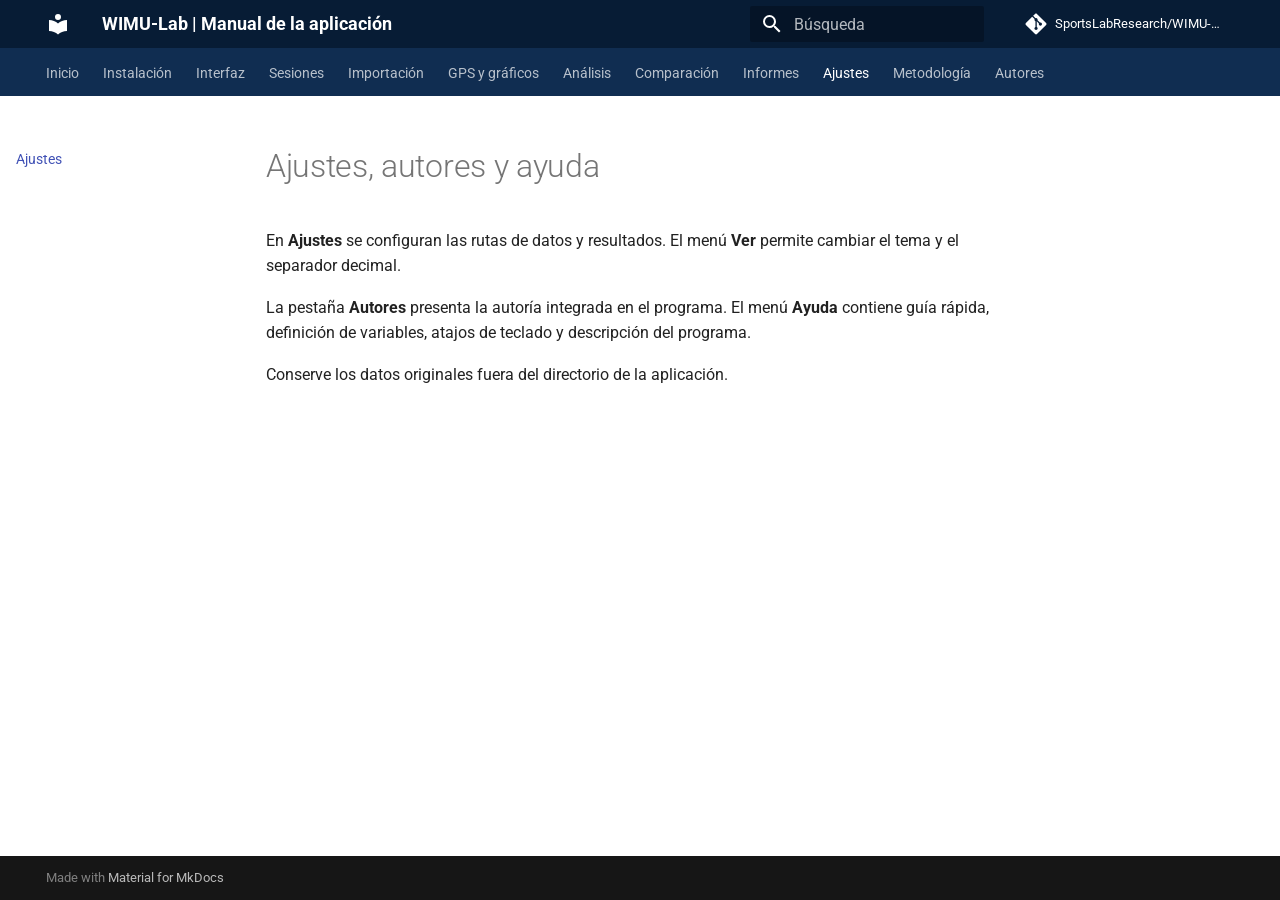
<file: ajustes/index.html>
<!doctype html>
<html lang="es" class="no-js">
  <head>
    
      <meta charset="utf-8">
      <meta name="viewport" content="width=device-width,initial-scale=1">
      
        <meta name="description" content="Manual de uso de WIMU-Lab v1.2.0">
      
      
      
        <link rel="canonical" href="https://sportslabresearch.github.io/WIMU-Lab/ajustes/">
      
      
        <link rel="prev" href="../informes/">
      
      
        <link rel="next" href="../metodologia/">
      
      
      <link rel="icon" href="../assets/images/favicon.png">
      <meta name="generator" content="mkdocs-1.6.1, mkdocs-material-9.6.22">
    
    
      
        <title>Ajustes - WIMU-Lab | Manual de la aplicación</title>
      
    
    
      <link rel="stylesheet" href="../assets/stylesheets/main.84d31ad4.min.css">
      
        
        <link rel="stylesheet" href="../assets/stylesheets/palette.06af60db.min.css">
      
      


    
    
      
    
    
      
        
        
        <link rel="preconnect" href="https://fonts.gstatic.com" crossorigin>
        <link rel="stylesheet" href="https://fonts.googleapis.com/css?family=Roboto:300,300i,400,400i,700,700i%7CRoboto+Mono:400,400i,700,700i&display=fallback">
        <style>:root{--md-text-font:"Roboto";--md-code-font:"Roboto Mono"}</style>
      
    
    
      <link rel="stylesheet" href="../stylesheets/extra.css">
    
    <script>__md_scope=new URL("..",location),__md_hash=e=>[...e].reduce(((e,_)=>(e<<5)-e+_.charCodeAt(0)),0),__md_get=(e,_=localStorage,t=__md_scope)=>JSON.parse(_.getItem(t.pathname+"."+e)),__md_set=(e,_,t=localStorage,a=__md_scope)=>{try{t.setItem(a.pathname+"."+e,JSON.stringify(_))}catch(e){}}</script>
    
      

    
    
    
  </head>
  
  
    
    
      
    
    
    
    
    <body dir="ltr" data-md-color-scheme="default" data-md-color-primary="indigo" data-md-color-accent="blue">
  
    
    <input class="md-toggle" data-md-toggle="drawer" type="checkbox" id="__drawer" autocomplete="off">
    <input class="md-toggle" data-md-toggle="search" type="checkbox" id="__search" autocomplete="off">
    <label class="md-overlay" for="__drawer"></label>
    <div data-md-component="skip">
      
        
        <a href="#ajustes-autores-y-ayuda" class="md-skip">
          Saltar a contenido
        </a>
      
    </div>
    <div data-md-component="announce">
      
    </div>
    
    
      

<header class="md-header" data-md-component="header">
  <nav class="md-header__inner md-grid" aria-label="Cabecera">
    <a href=".." title="WIMU-Lab | Manual de la aplicación" class="md-header__button md-logo" aria-label="WIMU-Lab | Manual de la aplicación" data-md-component="logo">
      
  
  <svg xmlns="http://www.w3.org/2000/svg" viewBox="0 0 24 24"><path d="M12 8a3 3 0 0 0 3-3 3 3 0 0 0-3-3 3 3 0 0 0-3 3 3 3 0 0 0 3 3m0 3.54C9.64 9.35 6.5 8 3 8v11c3.5 0 6.64 1.35 9 3.54 2.36-2.19 5.5-3.54 9-3.54V8c-3.5 0-6.64 1.35-9 3.54"/></svg>

    </a>
    <label class="md-header__button md-icon" for="__drawer">
      
      <svg xmlns="http://www.w3.org/2000/svg" viewBox="0 0 24 24"><path d="M3 6h18v2H3zm0 5h18v2H3zm0 5h18v2H3z"/></svg>
    </label>
    <div class="md-header__title" data-md-component="header-title">
      <div class="md-header__ellipsis">
        <div class="md-header__topic">
          <span class="md-ellipsis">
            WIMU-Lab | Manual de la aplicación
          </span>
        </div>
        <div class="md-header__topic" data-md-component="header-topic">
          <span class="md-ellipsis">
            
              Ajustes
            
          </span>
        </div>
      </div>
    </div>
    
      
        <form class="md-header__option" data-md-component="palette">
  
    
    
    
    <input class="md-option" data-md-color-media="" data-md-color-scheme="default" data-md-color-primary="indigo" data-md-color-accent="blue"  aria-hidden="true"  type="radio" name="__palette" id="__palette_0">
    
  
    
    
    
    <input class="md-option" data-md-color-media="" data-md-color-scheme="slate" data-md-color-primary="indigo" data-md-color-accent="blue"  aria-hidden="true"  type="radio" name="__palette" id="__palette_1">
    
  
</form>
      
    
    
      <script>var palette=__md_get("__palette");if(palette&&palette.color){if("(prefers-color-scheme)"===palette.color.media){var media=matchMedia("(prefers-color-scheme: light)"),input=document.querySelector(media.matches?"[data-md-color-media='(prefers-color-scheme: light)']":"[data-md-color-media='(prefers-color-scheme: dark)']");palette.color.media=input.getAttribute("data-md-color-media"),palette.color.scheme=input.getAttribute("data-md-color-scheme"),palette.color.primary=input.getAttribute("data-md-color-primary"),palette.color.accent=input.getAttribute("data-md-color-accent")}for(var[key,value]of Object.entries(palette.color))document.body.setAttribute("data-md-color-"+key,value)}</script>
    
    
    
      
      
        <label class="md-header__button md-icon" for="__search">
          
          <svg xmlns="http://www.w3.org/2000/svg" viewBox="0 0 24 24"><path d="M9.5 3A6.5 6.5 0 0 1 16 9.5c0 1.61-.59 3.09-1.56 4.23l.27.27h.79l5 5-1.5 1.5-5-5v-.79l-.27-.27A6.52 6.52 0 0 1 9.5 16 6.5 6.5 0 0 1 3 9.5 6.5 6.5 0 0 1 9.5 3m0 2C7 5 5 7 5 9.5S7 14 9.5 14 14 12 14 9.5 12 5 9.5 5"/></svg>
        </label>
        <div class="md-search" data-md-component="search" role="dialog">
  <label class="md-search__overlay" for="__search"></label>
  <div class="md-search__inner" role="search">
    <form class="md-search__form" name="search">
      <input type="text" class="md-search__input" name="query" aria-label="Búsqueda" placeholder="Búsqueda" autocapitalize="off" autocorrect="off" autocomplete="off" spellcheck="false" data-md-component="search-query" required>
      <label class="md-search__icon md-icon" for="__search">
        
        <svg xmlns="http://www.w3.org/2000/svg" viewBox="0 0 24 24"><path d="M9.5 3A6.5 6.5 0 0 1 16 9.5c0 1.61-.59 3.09-1.56 4.23l.27.27h.79l5 5-1.5 1.5-5-5v-.79l-.27-.27A6.52 6.52 0 0 1 9.5 16 6.5 6.5 0 0 1 3 9.5 6.5 6.5 0 0 1 9.5 3m0 2C7 5 5 7 5 9.5S7 14 9.5 14 14 12 14 9.5 12 5 9.5 5"/></svg>
        
        <svg xmlns="http://www.w3.org/2000/svg" viewBox="0 0 24 24"><path d="M20 11v2H8l5.5 5.5-1.42 1.42L4.16 12l7.92-7.92L13.5 5.5 8 11z"/></svg>
      </label>
      <nav class="md-search__options" aria-label="Buscar">
        
        <button type="reset" class="md-search__icon md-icon" title="Limpiar" aria-label="Limpiar" tabindex="-1">
          
          <svg xmlns="http://www.w3.org/2000/svg" viewBox="0 0 24 24"><path d="M19 6.41 17.59 5 12 10.59 6.41 5 5 6.41 10.59 12 5 17.59 6.41 19 12 13.41 17.59 19 19 17.59 13.41 12z"/></svg>
        </button>
      </nav>
      
    </form>
    <div class="md-search__output">
      <div class="md-search__scrollwrap" tabindex="0" data-md-scrollfix>
        <div class="md-search-result" data-md-component="search-result">
          <div class="md-search-result__meta">
            Inicializando búsqueda
          </div>
          <ol class="md-search-result__list" role="presentation"></ol>
        </div>
      </div>
    </div>
  </div>
</div>
      
    
    
      <div class="md-header__source">
        <a href="https://github.com/SportsLabResearch/WIMU-Lab" title="Ir al repositorio" class="md-source" data-md-component="source">
  <div class="md-source__icon md-icon">
    
    <svg xmlns="http://www.w3.org/2000/svg" viewBox="0 0 448 512"><!--! Font Awesome Free 7.1.0 by @fontawesome - https://fontawesome.com License - https://fontawesome.com/license/free (Icons: CC BY 4.0, Fonts: SIL OFL 1.1, Code: MIT License) Copyright 2025 Fonticons, Inc.--><path d="M439.6 236.1 244 40.5c-5.4-5.5-12.8-8.5-20.4-8.5s-15 3-20.4 8.4L162.5 81l51.5 51.5c27.1-9.1 52.7 16.8 43.4 43.7l49.7 49.7c34.2-11.8 61.2 31 35.5 56.7-26.5 26.5-70.2-2.9-56-37.3L240.3 199v121.9c25.3 12.5 22.3 41.8 9.1 55-6.4 6.4-15.2 10.1-24.3 10.1s-17.8-3.6-24.3-10.1c-17.6-17.6-11.1-46.9 11.2-56v-123c-20.8-8.5-24.6-30.7-18.6-45L142.6 101 8.5 235.1C3 240.6 0 247.9 0 255.5s3 15 8.5 20.4l195.6 195.7c5.4 5.4 12.7 8.4 20.4 8.4s15-3 20.4-8.4l194.7-194.7c5.4-5.4 8.4-12.8 8.4-20.4s-3-15-8.4-20.4"/></svg>
  </div>
  <div class="md-source__repository">
    SportsLabResearch/WIMU-Lab
  </div>
</a>
      </div>
    
  </nav>
  
</header>
    
    <div class="md-container" data-md-component="container">
      
      
        
          
            
<nav class="md-tabs" aria-label="Pestañas" data-md-component="tabs">
  <div class="md-grid">
    <ul class="md-tabs__list">
      
        
  
  
  
  
    <li class="md-tabs__item">
      <a href=".." class="md-tabs__link">
        
  
  
    
  
  Inicio

      </a>
    </li>
  

      
        
  
  
  
  
    <li class="md-tabs__item">
      <a href="../instalacion/" class="md-tabs__link">
        
  
  
    
  
  Instalación

      </a>
    </li>
  

      
        
  
  
  
  
    <li class="md-tabs__item">
      <a href="../interfaz/" class="md-tabs__link">
        
  
  
    
  
  Interfaz

      </a>
    </li>
  

      
        
  
  
  
  
    <li class="md-tabs__item">
      <a href="../sesiones/" class="md-tabs__link">
        
  
  
    
  
  Sesiones

      </a>
    </li>
  

      
        
  
  
  
  
    <li class="md-tabs__item">
      <a href="../importacion/" class="md-tabs__link">
        
  
  
    
  
  Importación

      </a>
    </li>
  

      
        
  
  
  
  
    <li class="md-tabs__item">
      <a href="../gps/" class="md-tabs__link">
        
  
  
    
  
  GPS y gráficos

      </a>
    </li>
  

      
        
  
  
  
  
    <li class="md-tabs__item">
      <a href="../analisis/" class="md-tabs__link">
        
  
  
    
  
  Análisis

      </a>
    </li>
  

      
        
  
  
  
  
    <li class="md-tabs__item">
      <a href="../comparacion/" class="md-tabs__link">
        
  
  
    
  
  Comparación

      </a>
    </li>
  

      
        
  
  
  
  
    <li class="md-tabs__item">
      <a href="../informes/" class="md-tabs__link">
        
  
  
    
  
  Informes

      </a>
    </li>
  

      
        
  
  
  
    
  
  
    <li class="md-tabs__item md-tabs__item--active">
      <a href="./" class="md-tabs__link">
        
  
  
    
  
  Ajustes

      </a>
    </li>
  

      
        
  
  
  
  
    <li class="md-tabs__item">
      <a href="../metodologia/" class="md-tabs__link">
        
  
  
    
  
  Metodología

      </a>
    </li>
  

      
        
  
  
  
  
    <li class="md-tabs__item">
      <a href="../autores/" class="md-tabs__link">
        
  
  
    
  
  Autores

      </a>
    </li>
  

      
    </ul>
  </div>
</nav>
          
        
      
      <main class="md-main" data-md-component="main">
        <div class="md-main__inner md-grid">
          
            
              
              <div class="md-sidebar md-sidebar--primary" data-md-component="sidebar" data-md-type="navigation" >
                <div class="md-sidebar__scrollwrap">
                  <div class="md-sidebar__inner">
                    


  


<nav class="md-nav md-nav--primary md-nav--lifted" aria-label="Navegación" data-md-level="0">
  <label class="md-nav__title" for="__drawer">
    <a href=".." title="WIMU-Lab | Manual de la aplicación" class="md-nav__button md-logo" aria-label="WIMU-Lab | Manual de la aplicación" data-md-component="logo">
      
  
  <svg xmlns="http://www.w3.org/2000/svg" viewBox="0 0 24 24"><path d="M12 8a3 3 0 0 0 3-3 3 3 0 0 0-3-3 3 3 0 0 0-3 3 3 3 0 0 0 3 3m0 3.54C9.64 9.35 6.5 8 3 8v11c3.5 0 6.64 1.35 9 3.54 2.36-2.19 5.5-3.54 9-3.54V8c-3.5 0-6.64 1.35-9 3.54"/></svg>

    </a>
    WIMU-Lab | Manual de la aplicación
  </label>
  
    <div class="md-nav__source">
      <a href="https://github.com/SportsLabResearch/WIMU-Lab" title="Ir al repositorio" class="md-source" data-md-component="source">
  <div class="md-source__icon md-icon">
    
    <svg xmlns="http://www.w3.org/2000/svg" viewBox="0 0 448 512"><!--! Font Awesome Free 7.1.0 by @fontawesome - https://fontawesome.com License - https://fontawesome.com/license/free (Icons: CC BY 4.0, Fonts: SIL OFL 1.1, Code: MIT License) Copyright 2025 Fonticons, Inc.--><path d="M439.6 236.1 244 40.5c-5.4-5.5-12.8-8.5-20.4-8.5s-15 3-20.4 8.4L162.5 81l51.5 51.5c27.1-9.1 52.7 16.8 43.4 43.7l49.7 49.7c34.2-11.8 61.2 31 35.5 56.7-26.5 26.5-70.2-2.9-56-37.3L240.3 199v121.9c25.3 12.5 22.3 41.8 9.1 55-6.4 6.4-15.2 10.1-24.3 10.1s-17.8-3.6-24.3-10.1c-17.6-17.6-11.1-46.9 11.2-56v-123c-20.8-8.5-24.6-30.7-18.6-45L142.6 101 8.5 235.1C3 240.6 0 247.9 0 255.5s3 15 8.5 20.4l195.6 195.7c5.4 5.4 12.7 8.4 20.4 8.4s15-3 20.4-8.4l194.7-194.7c5.4-5.4 8.4-12.8 8.4-20.4s-3-15-8.4-20.4"/></svg>
  </div>
  <div class="md-source__repository">
    SportsLabResearch/WIMU-Lab
  </div>
</a>
    </div>
  
  <ul class="md-nav__list" data-md-scrollfix>
    
      
      
  
  
  
  
    <li class="md-nav__item">
      <a href=".." class="md-nav__link">
        
  
  
  <span class="md-ellipsis">
    Inicio
    
  </span>
  

      </a>
    </li>
  

    
      
      
  
  
  
  
    <li class="md-nav__item">
      <a href="../instalacion/" class="md-nav__link">
        
  
  
  <span class="md-ellipsis">
    Instalación
    
  </span>
  

      </a>
    </li>
  

    
      
      
  
  
  
  
    <li class="md-nav__item">
      <a href="../interfaz/" class="md-nav__link">
        
  
  
  <span class="md-ellipsis">
    Interfaz
    
  </span>
  

      </a>
    </li>
  

    
      
      
  
  
  
  
    <li class="md-nav__item">
      <a href="../sesiones/" class="md-nav__link">
        
  
  
  <span class="md-ellipsis">
    Sesiones
    
  </span>
  

      </a>
    </li>
  

    
      
      
  
  
  
  
    <li class="md-nav__item">
      <a href="../importacion/" class="md-nav__link">
        
  
  
  <span class="md-ellipsis">
    Importación
    
  </span>
  

      </a>
    </li>
  

    
      
      
  
  
  
  
    <li class="md-nav__item">
      <a href="../gps/" class="md-nav__link">
        
  
  
  <span class="md-ellipsis">
    GPS y gráficos
    
  </span>
  

      </a>
    </li>
  

    
      
      
  
  
  
  
    <li class="md-nav__item">
      <a href="../analisis/" class="md-nav__link">
        
  
  
  <span class="md-ellipsis">
    Análisis
    
  </span>
  

      </a>
    </li>
  

    
      
      
  
  
  
  
    <li class="md-nav__item">
      <a href="../comparacion/" class="md-nav__link">
        
  
  
  <span class="md-ellipsis">
    Comparación
    
  </span>
  

      </a>
    </li>
  

    
      
      
  
  
  
  
    <li class="md-nav__item">
      <a href="../informes/" class="md-nav__link">
        
  
  
  <span class="md-ellipsis">
    Informes
    
  </span>
  

      </a>
    </li>
  

    
      
      
  
  
    
  
  
  
    <li class="md-nav__item md-nav__item--active">
      
      <input class="md-nav__toggle md-toggle" type="checkbox" id="__toc">
      
      
        
      
      
      <a href="./" class="md-nav__link md-nav__link--active">
        
  
  
  <span class="md-ellipsis">
    Ajustes
    
  </span>
  

      </a>
      
    </li>
  

    
      
      
  
  
  
  
    <li class="md-nav__item">
      <a href="../metodologia/" class="md-nav__link">
        
  
  
  <span class="md-ellipsis">
    Metodología
    
  </span>
  

      </a>
    </li>
  

    
      
      
  
  
  
  
    <li class="md-nav__item">
      <a href="../autores/" class="md-nav__link">
        
  
  
  <span class="md-ellipsis">
    Autores
    
  </span>
  

      </a>
    </li>
  

    
  </ul>
</nav>
                  </div>
                </div>
              </div>
            
            
              
              <div class="md-sidebar md-sidebar--secondary" data-md-component="sidebar" data-md-type="toc" >
                <div class="md-sidebar__scrollwrap">
                  <div class="md-sidebar__inner">
                    

<nav class="md-nav md-nav--secondary" aria-label="Tabla de contenidos">
  
  
  
    
  
  
</nav>
                  </div>
                </div>
              </div>
            
          
          
            <div class="md-content" data-md-component="content">
              <article class="md-content__inner md-typeset">
                
                  


  
  


<h1 id="ajustes-autores-y-ayuda">Ajustes, autores y ayuda</h1>
<p>En <strong>Ajustes</strong> se configuran las rutas de datos y resultados. El menú <strong>Ver</strong> permite cambiar el tema y el separador decimal.</p>
<p>La pestaña <strong>Autores</strong> presenta la autoría integrada en el programa. El menú <strong>Ayuda</strong> contiene guía rápida, definición de variables, atajos de teclado y descripción del programa.</p>
<p>Conserve los datos originales fuera del directorio de la aplicación.</p>












                
              </article>
            </div>
          
          
<script>var target=document.getElementById(location.hash.slice(1));target&&target.name&&(target.checked=target.name.startsWith("__tabbed_"))</script>
        </div>
        
          <button type="button" class="md-top md-icon" data-md-component="top" hidden>
  
  <svg xmlns="http://www.w3.org/2000/svg" viewBox="0 0 24 24"><path d="M13 20h-2V8l-5.5 5.5-1.42-1.42L12 4.16l7.92 7.92-1.42 1.42L13 8z"/></svg>
  Volver al principio
</button>
        
      </main>
      
        <footer class="md-footer">
  
  <div class="md-footer-meta md-typeset">
    <div class="md-footer-meta__inner md-grid">
      <div class="md-copyright">
  
  
    Made with
    <a href="https://squidfunk.github.io/mkdocs-material/" target="_blank" rel="noopener">
      Material for MkDocs
    </a>
  
</div>
      
    </div>
  </div>
</footer>
      
    </div>
    <div class="md-dialog" data-md-component="dialog">
      <div class="md-dialog__inner md-typeset"></div>
    </div>
    
    
    
      
      <script id="__config" type="application/json">{"base": "..", "features": ["navigation.tabs", "navigation.top", "search.highlight"], "search": "../assets/javascripts/workers/search.973d3a69.min.js", "tags": null, "translations": {"clipboard.copied": "Copiado al portapapeles", "clipboard.copy": "Copiar al portapapeles", "search.result.more.one": "1 m\u00e1s en esta p\u00e1gina", "search.result.more.other": "# m\u00e1s en esta p\u00e1gina", "search.result.none": "No se encontraron documentos", "search.result.one": "1 documento encontrado", "search.result.other": "# documentos encontrados", "search.result.placeholder": "Teclee para comenzar b\u00fasqueda", "search.result.term.missing": "Falta", "select.version": "Seleccionar versi\u00f3n"}, "version": null}</script>
    
    
      <script src="../assets/javascripts/bundle.f55a23d4.min.js"></script>
      
    
  </body>
</html>
</file>
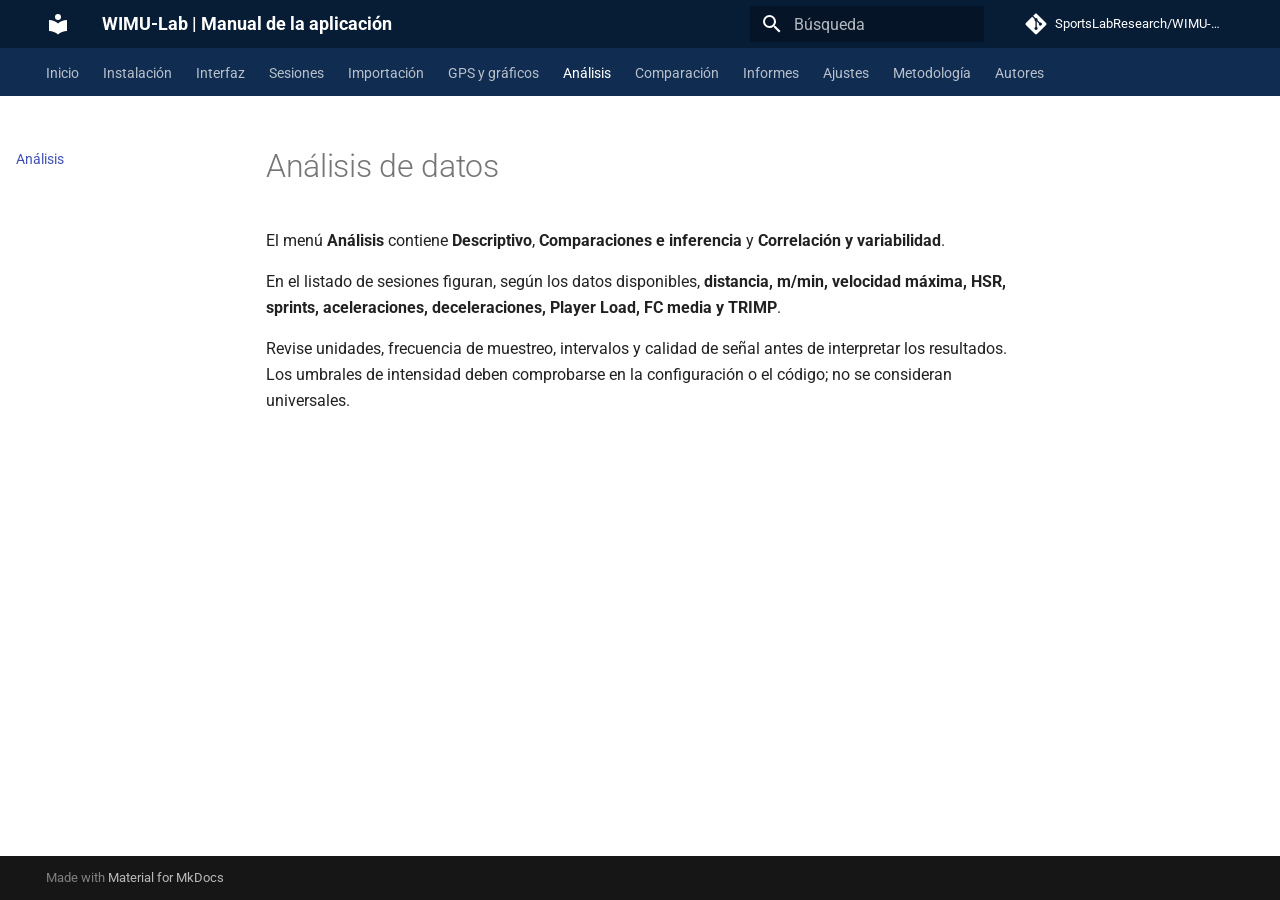
<file: analisis/index.html>
<!doctype html>
<html lang="es" class="no-js">
  <head>
    
      <meta charset="utf-8">
      <meta name="viewport" content="width=device-width,initial-scale=1">
      
        <meta name="description" content="Manual de uso de WIMU-Lab v1.2.0">
      
      
      
        <link rel="canonical" href="https://sportslabresearch.github.io/WIMU-Lab/analisis/">
      
      
        <link rel="prev" href="../gps/">
      
      
        <link rel="next" href="../comparacion/">
      
      
      <link rel="icon" href="../assets/images/favicon.png">
      <meta name="generator" content="mkdocs-1.6.1, mkdocs-material-9.6.22">
    
    
      
        <title>Análisis - WIMU-Lab | Manual de la aplicación</title>
      
    
    
      <link rel="stylesheet" href="../assets/stylesheets/main.84d31ad4.min.css">
      
        
        <link rel="stylesheet" href="../assets/stylesheets/palette.06af60db.min.css">
      
      


    
    
      
    
    
      
        
        
        <link rel="preconnect" href="https://fonts.gstatic.com" crossorigin>
        <link rel="stylesheet" href="https://fonts.googleapis.com/css?family=Roboto:300,300i,400,400i,700,700i%7CRoboto+Mono:400,400i,700,700i&display=fallback">
        <style>:root{--md-text-font:"Roboto";--md-code-font:"Roboto Mono"}</style>
      
    
    
      <link rel="stylesheet" href="../stylesheets/extra.css">
    
    <script>__md_scope=new URL("..",location),__md_hash=e=>[...e].reduce(((e,_)=>(e<<5)-e+_.charCodeAt(0)),0),__md_get=(e,_=localStorage,t=__md_scope)=>JSON.parse(_.getItem(t.pathname+"."+e)),__md_set=(e,_,t=localStorage,a=__md_scope)=>{try{t.setItem(a.pathname+"."+e,JSON.stringify(_))}catch(e){}}</script>
    
      

    
    
    
  </head>
  
  
    
    
      
    
    
    
    
    <body dir="ltr" data-md-color-scheme="default" data-md-color-primary="indigo" data-md-color-accent="blue">
  
    
    <input class="md-toggle" data-md-toggle="drawer" type="checkbox" id="__drawer" autocomplete="off">
    <input class="md-toggle" data-md-toggle="search" type="checkbox" id="__search" autocomplete="off">
    <label class="md-overlay" for="__drawer"></label>
    <div data-md-component="skip">
      
        
        <a href="#analisis-de-datos" class="md-skip">
          Saltar a contenido
        </a>
      
    </div>
    <div data-md-component="announce">
      
    </div>
    
    
      

<header class="md-header" data-md-component="header">
  <nav class="md-header__inner md-grid" aria-label="Cabecera">
    <a href=".." title="WIMU-Lab | Manual de la aplicación" class="md-header__button md-logo" aria-label="WIMU-Lab | Manual de la aplicación" data-md-component="logo">
      
  
  <svg xmlns="http://www.w3.org/2000/svg" viewBox="0 0 24 24"><path d="M12 8a3 3 0 0 0 3-3 3 3 0 0 0-3-3 3 3 0 0 0-3 3 3 3 0 0 0 3 3m0 3.54C9.64 9.35 6.5 8 3 8v11c3.5 0 6.64 1.35 9 3.54 2.36-2.19 5.5-3.54 9-3.54V8c-3.5 0-6.64 1.35-9 3.54"/></svg>

    </a>
    <label class="md-header__button md-icon" for="__drawer">
      
      <svg xmlns="http://www.w3.org/2000/svg" viewBox="0 0 24 24"><path d="M3 6h18v2H3zm0 5h18v2H3zm0 5h18v2H3z"/></svg>
    </label>
    <div class="md-header__title" data-md-component="header-title">
      <div class="md-header__ellipsis">
        <div class="md-header__topic">
          <span class="md-ellipsis">
            WIMU-Lab | Manual de la aplicación
          </span>
        </div>
        <div class="md-header__topic" data-md-component="header-topic">
          <span class="md-ellipsis">
            
              Análisis
            
          </span>
        </div>
      </div>
    </div>
    
      
        <form class="md-header__option" data-md-component="palette">
  
    
    
    
    <input class="md-option" data-md-color-media="" data-md-color-scheme="default" data-md-color-primary="indigo" data-md-color-accent="blue"  aria-hidden="true"  type="radio" name="__palette" id="__palette_0">
    
  
    
    
    
    <input class="md-option" data-md-color-media="" data-md-color-scheme="slate" data-md-color-primary="indigo" data-md-color-accent="blue"  aria-hidden="true"  type="radio" name="__palette" id="__palette_1">
    
  
</form>
      
    
    
      <script>var palette=__md_get("__palette");if(palette&&palette.color){if("(prefers-color-scheme)"===palette.color.media){var media=matchMedia("(prefers-color-scheme: light)"),input=document.querySelector(media.matches?"[data-md-color-media='(prefers-color-scheme: light)']":"[data-md-color-media='(prefers-color-scheme: dark)']");palette.color.media=input.getAttribute("data-md-color-media"),palette.color.scheme=input.getAttribute("data-md-color-scheme"),palette.color.primary=input.getAttribute("data-md-color-primary"),palette.color.accent=input.getAttribute("data-md-color-accent")}for(var[key,value]of Object.entries(palette.color))document.body.setAttribute("data-md-color-"+key,value)}</script>
    
    
    
      
      
        <label class="md-header__button md-icon" for="__search">
          
          <svg xmlns="http://www.w3.org/2000/svg" viewBox="0 0 24 24"><path d="M9.5 3A6.5 6.5 0 0 1 16 9.5c0 1.61-.59 3.09-1.56 4.23l.27.27h.79l5 5-1.5 1.5-5-5v-.79l-.27-.27A6.52 6.52 0 0 1 9.5 16 6.5 6.5 0 0 1 3 9.5 6.5 6.5 0 0 1 9.5 3m0 2C7 5 5 7 5 9.5S7 14 9.5 14 14 12 14 9.5 12 5 9.5 5"/></svg>
        </label>
        <div class="md-search" data-md-component="search" role="dialog">
  <label class="md-search__overlay" for="__search"></label>
  <div class="md-search__inner" role="search">
    <form class="md-search__form" name="search">
      <input type="text" class="md-search__input" name="query" aria-label="Búsqueda" placeholder="Búsqueda" autocapitalize="off" autocorrect="off" autocomplete="off" spellcheck="false" data-md-component="search-query" required>
      <label class="md-search__icon md-icon" for="__search">
        
        <svg xmlns="http://www.w3.org/2000/svg" viewBox="0 0 24 24"><path d="M9.5 3A6.5 6.5 0 0 1 16 9.5c0 1.61-.59 3.09-1.56 4.23l.27.27h.79l5 5-1.5 1.5-5-5v-.79l-.27-.27A6.52 6.52 0 0 1 9.5 16 6.5 6.5 0 0 1 3 9.5 6.5 6.5 0 0 1 9.5 3m0 2C7 5 5 7 5 9.5S7 14 9.5 14 14 12 14 9.5 12 5 9.5 5"/></svg>
        
        <svg xmlns="http://www.w3.org/2000/svg" viewBox="0 0 24 24"><path d="M20 11v2H8l5.5 5.5-1.42 1.42L4.16 12l7.92-7.92L13.5 5.5 8 11z"/></svg>
      </label>
      <nav class="md-search__options" aria-label="Buscar">
        
        <button type="reset" class="md-search__icon md-icon" title="Limpiar" aria-label="Limpiar" tabindex="-1">
          
          <svg xmlns="http://www.w3.org/2000/svg" viewBox="0 0 24 24"><path d="M19 6.41 17.59 5 12 10.59 6.41 5 5 6.41 10.59 12 5 17.59 6.41 19 12 13.41 17.59 19 19 17.59 13.41 12z"/></svg>
        </button>
      </nav>
      
    </form>
    <div class="md-search__output">
      <div class="md-search__scrollwrap" tabindex="0" data-md-scrollfix>
        <div class="md-search-result" data-md-component="search-result">
          <div class="md-search-result__meta">
            Inicializando búsqueda
          </div>
          <ol class="md-search-result__list" role="presentation"></ol>
        </div>
      </div>
    </div>
  </div>
</div>
      
    
    
      <div class="md-header__source">
        <a href="https://github.com/SportsLabResearch/WIMU-Lab" title="Ir al repositorio" class="md-source" data-md-component="source">
  <div class="md-source__icon md-icon">
    
    <svg xmlns="http://www.w3.org/2000/svg" viewBox="0 0 448 512"><!--! Font Awesome Free 7.1.0 by @fontawesome - https://fontawesome.com License - https://fontawesome.com/license/free (Icons: CC BY 4.0, Fonts: SIL OFL 1.1, Code: MIT License) Copyright 2025 Fonticons, Inc.--><path d="M439.6 236.1 244 40.5c-5.4-5.5-12.8-8.5-20.4-8.5s-15 3-20.4 8.4L162.5 81l51.5 51.5c27.1-9.1 52.7 16.8 43.4 43.7l49.7 49.7c34.2-11.8 61.2 31 35.5 56.7-26.5 26.5-70.2-2.9-56-37.3L240.3 199v121.9c25.3 12.5 22.3 41.8 9.1 55-6.4 6.4-15.2 10.1-24.3 10.1s-17.8-3.6-24.3-10.1c-17.6-17.6-11.1-46.9 11.2-56v-123c-20.8-8.5-24.6-30.7-18.6-45L142.6 101 8.5 235.1C3 240.6 0 247.9 0 255.5s3 15 8.5 20.4l195.6 195.7c5.4 5.4 12.7 8.4 20.4 8.4s15-3 20.4-8.4l194.7-194.7c5.4-5.4 8.4-12.8 8.4-20.4s-3-15-8.4-20.4"/></svg>
  </div>
  <div class="md-source__repository">
    SportsLabResearch/WIMU-Lab
  </div>
</a>
      </div>
    
  </nav>
  
</header>
    
    <div class="md-container" data-md-component="container">
      
      
        
          
            
<nav class="md-tabs" aria-label="Pestañas" data-md-component="tabs">
  <div class="md-grid">
    <ul class="md-tabs__list">
      
        
  
  
  
  
    <li class="md-tabs__item">
      <a href=".." class="md-tabs__link">
        
  
  
    
  
  Inicio

      </a>
    </li>
  

      
        
  
  
  
  
    <li class="md-tabs__item">
      <a href="../instalacion/" class="md-tabs__link">
        
  
  
    
  
  Instalación

      </a>
    </li>
  

      
        
  
  
  
  
    <li class="md-tabs__item">
      <a href="../interfaz/" class="md-tabs__link">
        
  
  
    
  
  Interfaz

      </a>
    </li>
  

      
        
  
  
  
  
    <li class="md-tabs__item">
      <a href="../sesiones/" class="md-tabs__link">
        
  
  
    
  
  Sesiones

      </a>
    </li>
  

      
        
  
  
  
  
    <li class="md-tabs__item">
      <a href="../importacion/" class="md-tabs__link">
        
  
  
    
  
  Importación

      </a>
    </li>
  

      
        
  
  
  
  
    <li class="md-tabs__item">
      <a href="../gps/" class="md-tabs__link">
        
  
  
    
  
  GPS y gráficos

      </a>
    </li>
  

      
        
  
  
  
    
  
  
    <li class="md-tabs__item md-tabs__item--active">
      <a href="./" class="md-tabs__link">
        
  
  
    
  
  Análisis

      </a>
    </li>
  

      
        
  
  
  
  
    <li class="md-tabs__item">
      <a href="../comparacion/" class="md-tabs__link">
        
  
  
    
  
  Comparación

      </a>
    </li>
  

      
        
  
  
  
  
    <li class="md-tabs__item">
      <a href="../informes/" class="md-tabs__link">
        
  
  
    
  
  Informes

      </a>
    </li>
  

      
        
  
  
  
  
    <li class="md-tabs__item">
      <a href="../ajustes/" class="md-tabs__link">
        
  
  
    
  
  Ajustes

      </a>
    </li>
  

      
        
  
  
  
  
    <li class="md-tabs__item">
      <a href="../metodologia/" class="md-tabs__link">
        
  
  
    
  
  Metodología

      </a>
    </li>
  

      
        
  
  
  
  
    <li class="md-tabs__item">
      <a href="../autores/" class="md-tabs__link">
        
  
  
    
  
  Autores

      </a>
    </li>
  

      
    </ul>
  </div>
</nav>
          
        
      
      <main class="md-main" data-md-component="main">
        <div class="md-main__inner md-grid">
          
            
              
              <div class="md-sidebar md-sidebar--primary" data-md-component="sidebar" data-md-type="navigation" >
                <div class="md-sidebar__scrollwrap">
                  <div class="md-sidebar__inner">
                    


  


<nav class="md-nav md-nav--primary md-nav--lifted" aria-label="Navegación" data-md-level="0">
  <label class="md-nav__title" for="__drawer">
    <a href=".." title="WIMU-Lab | Manual de la aplicación" class="md-nav__button md-logo" aria-label="WIMU-Lab | Manual de la aplicación" data-md-component="logo">
      
  
  <svg xmlns="http://www.w3.org/2000/svg" viewBox="0 0 24 24"><path d="M12 8a3 3 0 0 0 3-3 3 3 0 0 0-3-3 3 3 0 0 0-3 3 3 3 0 0 0 3 3m0 3.54C9.64 9.35 6.5 8 3 8v11c3.5 0 6.64 1.35 9 3.54 2.36-2.19 5.5-3.54 9-3.54V8c-3.5 0-6.64 1.35-9 3.54"/></svg>

    </a>
    WIMU-Lab | Manual de la aplicación
  </label>
  
    <div class="md-nav__source">
      <a href="https://github.com/SportsLabResearch/WIMU-Lab" title="Ir al repositorio" class="md-source" data-md-component="source">
  <div class="md-source__icon md-icon">
    
    <svg xmlns="http://www.w3.org/2000/svg" viewBox="0 0 448 512"><!--! Font Awesome Free 7.1.0 by @fontawesome - https://fontawesome.com License - https://fontawesome.com/license/free (Icons: CC BY 4.0, Fonts: SIL OFL 1.1, Code: MIT License) Copyright 2025 Fonticons, Inc.--><path d="M439.6 236.1 244 40.5c-5.4-5.5-12.8-8.5-20.4-8.5s-15 3-20.4 8.4L162.5 81l51.5 51.5c27.1-9.1 52.7 16.8 43.4 43.7l49.7 49.7c34.2-11.8 61.2 31 35.5 56.7-26.5 26.5-70.2-2.9-56-37.3L240.3 199v121.9c25.3 12.5 22.3 41.8 9.1 55-6.4 6.4-15.2 10.1-24.3 10.1s-17.8-3.6-24.3-10.1c-17.6-17.6-11.1-46.9 11.2-56v-123c-20.8-8.5-24.6-30.7-18.6-45L142.6 101 8.5 235.1C3 240.6 0 247.9 0 255.5s3 15 8.5 20.4l195.6 195.7c5.4 5.4 12.7 8.4 20.4 8.4s15-3 20.4-8.4l194.7-194.7c5.4-5.4 8.4-12.8 8.4-20.4s-3-15-8.4-20.4"/></svg>
  </div>
  <div class="md-source__repository">
    SportsLabResearch/WIMU-Lab
  </div>
</a>
    </div>
  
  <ul class="md-nav__list" data-md-scrollfix>
    
      
      
  
  
  
  
    <li class="md-nav__item">
      <a href=".." class="md-nav__link">
        
  
  
  <span class="md-ellipsis">
    Inicio
    
  </span>
  

      </a>
    </li>
  

    
      
      
  
  
  
  
    <li class="md-nav__item">
      <a href="../instalacion/" class="md-nav__link">
        
  
  
  <span class="md-ellipsis">
    Instalación
    
  </span>
  

      </a>
    </li>
  

    
      
      
  
  
  
  
    <li class="md-nav__item">
      <a href="../interfaz/" class="md-nav__link">
        
  
  
  <span class="md-ellipsis">
    Interfaz
    
  </span>
  

      </a>
    </li>
  

    
      
      
  
  
  
  
    <li class="md-nav__item">
      <a href="../sesiones/" class="md-nav__link">
        
  
  
  <span class="md-ellipsis">
    Sesiones
    
  </span>
  

      </a>
    </li>
  

    
      
      
  
  
  
  
    <li class="md-nav__item">
      <a href="../importacion/" class="md-nav__link">
        
  
  
  <span class="md-ellipsis">
    Importación
    
  </span>
  

      </a>
    </li>
  

    
      
      
  
  
  
  
    <li class="md-nav__item">
      <a href="../gps/" class="md-nav__link">
        
  
  
  <span class="md-ellipsis">
    GPS y gráficos
    
  </span>
  

      </a>
    </li>
  

    
      
      
  
  
    
  
  
  
    <li class="md-nav__item md-nav__item--active">
      
      <input class="md-nav__toggle md-toggle" type="checkbox" id="__toc">
      
      
        
      
      
      <a href="./" class="md-nav__link md-nav__link--active">
        
  
  
  <span class="md-ellipsis">
    Análisis
    
  </span>
  

      </a>
      
    </li>
  

    
      
      
  
  
  
  
    <li class="md-nav__item">
      <a href="../comparacion/" class="md-nav__link">
        
  
  
  <span class="md-ellipsis">
    Comparación
    
  </span>
  

      </a>
    </li>
  

    
      
      
  
  
  
  
    <li class="md-nav__item">
      <a href="../informes/" class="md-nav__link">
        
  
  
  <span class="md-ellipsis">
    Informes
    
  </span>
  

      </a>
    </li>
  

    
      
      
  
  
  
  
    <li class="md-nav__item">
      <a href="../ajustes/" class="md-nav__link">
        
  
  
  <span class="md-ellipsis">
    Ajustes
    
  </span>
  

      </a>
    </li>
  

    
      
      
  
  
  
  
    <li class="md-nav__item">
      <a href="../metodologia/" class="md-nav__link">
        
  
  
  <span class="md-ellipsis">
    Metodología
    
  </span>
  

      </a>
    </li>
  

    
      
      
  
  
  
  
    <li class="md-nav__item">
      <a href="../autores/" class="md-nav__link">
        
  
  
  <span class="md-ellipsis">
    Autores
    
  </span>
  

      </a>
    </li>
  

    
  </ul>
</nav>
                  </div>
                </div>
              </div>
            
            
              
              <div class="md-sidebar md-sidebar--secondary" data-md-component="sidebar" data-md-type="toc" >
                <div class="md-sidebar__scrollwrap">
                  <div class="md-sidebar__inner">
                    

<nav class="md-nav md-nav--secondary" aria-label="Tabla de contenidos">
  
  
  
    
  
  
</nav>
                  </div>
                </div>
              </div>
            
          
          
            <div class="md-content" data-md-component="content">
              <article class="md-content__inner md-typeset">
                
                  


  
  


<h1 id="analisis-de-datos">Análisis de datos</h1>
<p>El menú <strong>Análisis</strong> contiene <strong>Descriptivo</strong>, <strong>Comparaciones e inferencia</strong> y <strong>Correlación y variabilidad</strong>.</p>
<p>En el listado de sesiones figuran, según los datos disponibles, <strong>distancia, m/min, velocidad máxima, HSR, sprints, aceleraciones, deceleraciones, Player Load, FC media y TRIMP</strong>.</p>
<p>Revise unidades, frecuencia de muestreo, intervalos y calidad de señal antes de interpretar los resultados. Los umbrales de intensidad deben comprobarse en la configuración o el código; no se consideran universales.</p>












                
              </article>
            </div>
          
          
<script>var target=document.getElementById(location.hash.slice(1));target&&target.name&&(target.checked=target.name.startsWith("__tabbed_"))</script>
        </div>
        
          <button type="button" class="md-top md-icon" data-md-component="top" hidden>
  
  <svg xmlns="http://www.w3.org/2000/svg" viewBox="0 0 24 24"><path d="M13 20h-2V8l-5.5 5.5-1.42-1.42L12 4.16l7.92 7.92-1.42 1.42L13 8z"/></svg>
  Volver al principio
</button>
        
      </main>
      
        <footer class="md-footer">
  
  <div class="md-footer-meta md-typeset">
    <div class="md-footer-meta__inner md-grid">
      <div class="md-copyright">
  
  
    Made with
    <a href="https://squidfunk.github.io/mkdocs-material/" target="_blank" rel="noopener">
      Material for MkDocs
    </a>
  
</div>
      
    </div>
  </div>
</footer>
      
    </div>
    <div class="md-dialog" data-md-component="dialog">
      <div class="md-dialog__inner md-typeset"></div>
    </div>
    
    
    
      
      <script id="__config" type="application/json">{"base": "..", "features": ["navigation.tabs", "navigation.top", "search.highlight"], "search": "../assets/javascripts/workers/search.973d3a69.min.js", "tags": null, "translations": {"clipboard.copied": "Copiado al portapapeles", "clipboard.copy": "Copiar al portapapeles", "search.result.more.one": "1 m\u00e1s en esta p\u00e1gina", "search.result.more.other": "# m\u00e1s en esta p\u00e1gina", "search.result.none": "No se encontraron documentos", "search.result.one": "1 documento encontrado", "search.result.other": "# documentos encontrados", "search.result.placeholder": "Teclee para comenzar b\u00fasqueda", "search.result.term.missing": "Falta", "select.version": "Seleccionar versi\u00f3n"}, "version": null}</script>
    
    
      <script src="../assets/javascripts/bundle.f55a23d4.min.js"></script>
      
    
  </body>
</html>
</file>
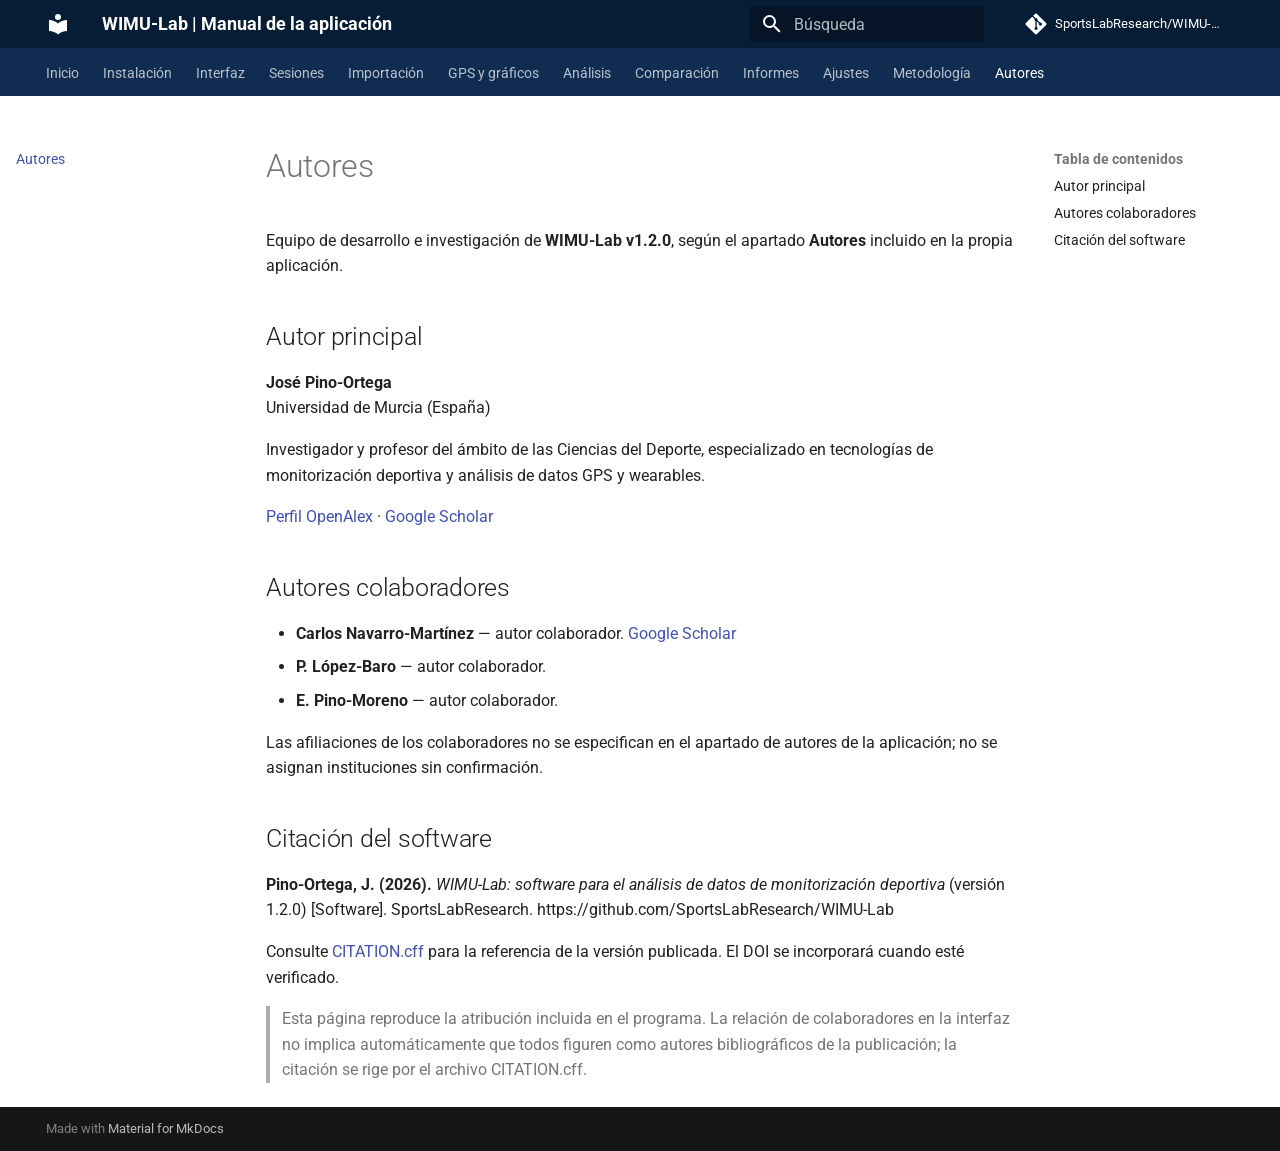
<file: autores/index.html>
<!doctype html>
<html lang="es" class="no-js">
  <head>
    
      <meta charset="utf-8">
      <meta name="viewport" content="width=device-width,initial-scale=1">
      
        <meta name="description" content="Manual de uso de WIMU-Lab v1.2.0">
      
      
      
        <link rel="canonical" href="https://sportslabresearch.github.io/WIMU-Lab/autores/">
      
      
        <link rel="prev" href="../metodologia/">
      
      
      
      <link rel="icon" href="../assets/images/favicon.png">
      <meta name="generator" content="mkdocs-1.6.1, mkdocs-material-9.6.22">
    
    
      
        <title>Autores - WIMU-Lab | Manual de la aplicación</title>
      
    
    
      <link rel="stylesheet" href="../assets/stylesheets/main.84d31ad4.min.css">
      
        
        <link rel="stylesheet" href="../assets/stylesheets/palette.06af60db.min.css">
      
      


    
    
      
    
    
      
        
        
        <link rel="preconnect" href="https://fonts.gstatic.com" crossorigin>
        <link rel="stylesheet" href="https://fonts.googleapis.com/css?family=Roboto:300,300i,400,400i,700,700i%7CRoboto+Mono:400,400i,700,700i&display=fallback">
        <style>:root{--md-text-font:"Roboto";--md-code-font:"Roboto Mono"}</style>
      
    
    
      <link rel="stylesheet" href="../stylesheets/extra.css">
    
    <script>__md_scope=new URL("..",location),__md_hash=e=>[...e].reduce(((e,_)=>(e<<5)-e+_.charCodeAt(0)),0),__md_get=(e,_=localStorage,t=__md_scope)=>JSON.parse(_.getItem(t.pathname+"."+e)),__md_set=(e,_,t=localStorage,a=__md_scope)=>{try{t.setItem(a.pathname+"."+e,JSON.stringify(_))}catch(e){}}</script>
    
      

    
    
    
  </head>
  
  
    
    
      
    
    
    
    
    <body dir="ltr" data-md-color-scheme="default" data-md-color-primary="indigo" data-md-color-accent="blue">
  
    
    <input class="md-toggle" data-md-toggle="drawer" type="checkbox" id="__drawer" autocomplete="off">
    <input class="md-toggle" data-md-toggle="search" type="checkbox" id="__search" autocomplete="off">
    <label class="md-overlay" for="__drawer"></label>
    <div data-md-component="skip">
      
        
        <a href="#autores" class="md-skip">
          Saltar a contenido
        </a>
      
    </div>
    <div data-md-component="announce">
      
    </div>
    
    
      

<header class="md-header" data-md-component="header">
  <nav class="md-header__inner md-grid" aria-label="Cabecera">
    <a href=".." title="WIMU-Lab | Manual de la aplicación" class="md-header__button md-logo" aria-label="WIMU-Lab | Manual de la aplicación" data-md-component="logo">
      
  
  <svg xmlns="http://www.w3.org/2000/svg" viewBox="0 0 24 24"><path d="M12 8a3 3 0 0 0 3-3 3 3 0 0 0-3-3 3 3 0 0 0-3 3 3 3 0 0 0 3 3m0 3.54C9.64 9.35 6.5 8 3 8v11c3.5 0 6.64 1.35 9 3.54 2.36-2.19 5.5-3.54 9-3.54V8c-3.5 0-6.64 1.35-9 3.54"/></svg>

    </a>
    <label class="md-header__button md-icon" for="__drawer">
      
      <svg xmlns="http://www.w3.org/2000/svg" viewBox="0 0 24 24"><path d="M3 6h18v2H3zm0 5h18v2H3zm0 5h18v2H3z"/></svg>
    </label>
    <div class="md-header__title" data-md-component="header-title">
      <div class="md-header__ellipsis">
        <div class="md-header__topic">
          <span class="md-ellipsis">
            WIMU-Lab | Manual de la aplicación
          </span>
        </div>
        <div class="md-header__topic" data-md-component="header-topic">
          <span class="md-ellipsis">
            
              Autores
            
          </span>
        </div>
      </div>
    </div>
    
      
        <form class="md-header__option" data-md-component="palette">
  
    
    
    
    <input class="md-option" data-md-color-media="" data-md-color-scheme="default" data-md-color-primary="indigo" data-md-color-accent="blue"  aria-hidden="true"  type="radio" name="__palette" id="__palette_0">
    
  
    
    
    
    <input class="md-option" data-md-color-media="" data-md-color-scheme="slate" data-md-color-primary="indigo" data-md-color-accent="blue"  aria-hidden="true"  type="radio" name="__palette" id="__palette_1">
    
  
</form>
      
    
    
      <script>var palette=__md_get("__palette");if(palette&&palette.color){if("(prefers-color-scheme)"===palette.color.media){var media=matchMedia("(prefers-color-scheme: light)"),input=document.querySelector(media.matches?"[data-md-color-media='(prefers-color-scheme: light)']":"[data-md-color-media='(prefers-color-scheme: dark)']");palette.color.media=input.getAttribute("data-md-color-media"),palette.color.scheme=input.getAttribute("data-md-color-scheme"),palette.color.primary=input.getAttribute("data-md-color-primary"),palette.color.accent=input.getAttribute("data-md-color-accent")}for(var[key,value]of Object.entries(palette.color))document.body.setAttribute("data-md-color-"+key,value)}</script>
    
    
    
      
      
        <label class="md-header__button md-icon" for="__search">
          
          <svg xmlns="http://www.w3.org/2000/svg" viewBox="0 0 24 24"><path d="M9.5 3A6.5 6.5 0 0 1 16 9.5c0 1.61-.59 3.09-1.56 4.23l.27.27h.79l5 5-1.5 1.5-5-5v-.79l-.27-.27A6.52 6.52 0 0 1 9.5 16 6.5 6.5 0 0 1 3 9.5 6.5 6.5 0 0 1 9.5 3m0 2C7 5 5 7 5 9.5S7 14 9.5 14 14 12 14 9.5 12 5 9.5 5"/></svg>
        </label>
        <div class="md-search" data-md-component="search" role="dialog">
  <label class="md-search__overlay" for="__search"></label>
  <div class="md-search__inner" role="search">
    <form class="md-search__form" name="search">
      <input type="text" class="md-search__input" name="query" aria-label="Búsqueda" placeholder="Búsqueda" autocapitalize="off" autocorrect="off" autocomplete="off" spellcheck="false" data-md-component="search-query" required>
      <label class="md-search__icon md-icon" for="__search">
        
        <svg xmlns="http://www.w3.org/2000/svg" viewBox="0 0 24 24"><path d="M9.5 3A6.5 6.5 0 0 1 16 9.5c0 1.61-.59 3.09-1.56 4.23l.27.27h.79l5 5-1.5 1.5-5-5v-.79l-.27-.27A6.52 6.52 0 0 1 9.5 16 6.5 6.5 0 0 1 3 9.5 6.5 6.5 0 0 1 9.5 3m0 2C7 5 5 7 5 9.5S7 14 9.5 14 14 12 14 9.5 12 5 9.5 5"/></svg>
        
        <svg xmlns="http://www.w3.org/2000/svg" viewBox="0 0 24 24"><path d="M20 11v2H8l5.5 5.5-1.42 1.42L4.16 12l7.92-7.92L13.5 5.5 8 11z"/></svg>
      </label>
      <nav class="md-search__options" aria-label="Buscar">
        
        <button type="reset" class="md-search__icon md-icon" title="Limpiar" aria-label="Limpiar" tabindex="-1">
          
          <svg xmlns="http://www.w3.org/2000/svg" viewBox="0 0 24 24"><path d="M19 6.41 17.59 5 12 10.59 6.41 5 5 6.41 10.59 12 5 17.59 6.41 19 12 13.41 17.59 19 19 17.59 13.41 12z"/></svg>
        </button>
      </nav>
      
    </form>
    <div class="md-search__output">
      <div class="md-search__scrollwrap" tabindex="0" data-md-scrollfix>
        <div class="md-search-result" data-md-component="search-result">
          <div class="md-search-result__meta">
            Inicializando búsqueda
          </div>
          <ol class="md-search-result__list" role="presentation"></ol>
        </div>
      </div>
    </div>
  </div>
</div>
      
    
    
      <div class="md-header__source">
        <a href="https://github.com/SportsLabResearch/WIMU-Lab" title="Ir al repositorio" class="md-source" data-md-component="source">
  <div class="md-source__icon md-icon">
    
    <svg xmlns="http://www.w3.org/2000/svg" viewBox="0 0 448 512"><!--! Font Awesome Free 7.1.0 by @fontawesome - https://fontawesome.com License - https://fontawesome.com/license/free (Icons: CC BY 4.0, Fonts: SIL OFL 1.1, Code: MIT License) Copyright 2025 Fonticons, Inc.--><path d="M439.6 236.1 244 40.5c-5.4-5.5-12.8-8.5-20.4-8.5s-15 3-20.4 8.4L162.5 81l51.5 51.5c27.1-9.1 52.7 16.8 43.4 43.7l49.7 49.7c34.2-11.8 61.2 31 35.5 56.7-26.5 26.5-70.2-2.9-56-37.3L240.3 199v121.9c25.3 12.5 22.3 41.8 9.1 55-6.4 6.4-15.2 10.1-24.3 10.1s-17.8-3.6-24.3-10.1c-17.6-17.6-11.1-46.9 11.2-56v-123c-20.8-8.5-24.6-30.7-18.6-45L142.6 101 8.5 235.1C3 240.6 0 247.9 0 255.5s3 15 8.5 20.4l195.6 195.7c5.4 5.4 12.7 8.4 20.4 8.4s15-3 20.4-8.4l194.7-194.7c5.4-5.4 8.4-12.8 8.4-20.4s-3-15-8.4-20.4"/></svg>
  </div>
  <div class="md-source__repository">
    SportsLabResearch/WIMU-Lab
  </div>
</a>
      </div>
    
  </nav>
  
</header>
    
    <div class="md-container" data-md-component="container">
      
      
        
          
            
<nav class="md-tabs" aria-label="Pestañas" data-md-component="tabs">
  <div class="md-grid">
    <ul class="md-tabs__list">
      
        
  
  
  
  
    <li class="md-tabs__item">
      <a href=".." class="md-tabs__link">
        
  
  
    
  
  Inicio

      </a>
    </li>
  

      
        
  
  
  
  
    <li class="md-tabs__item">
      <a href="../instalacion/" class="md-tabs__link">
        
  
  
    
  
  Instalación

      </a>
    </li>
  

      
        
  
  
  
  
    <li class="md-tabs__item">
      <a href="../interfaz/" class="md-tabs__link">
        
  
  
    
  
  Interfaz

      </a>
    </li>
  

      
        
  
  
  
  
    <li class="md-tabs__item">
      <a href="../sesiones/" class="md-tabs__link">
        
  
  
    
  
  Sesiones

      </a>
    </li>
  

      
        
  
  
  
  
    <li class="md-tabs__item">
      <a href="../importacion/" class="md-tabs__link">
        
  
  
    
  
  Importación

      </a>
    </li>
  

      
        
  
  
  
  
    <li class="md-tabs__item">
      <a href="../gps/" class="md-tabs__link">
        
  
  
    
  
  GPS y gráficos

      </a>
    </li>
  

      
        
  
  
  
  
    <li class="md-tabs__item">
      <a href="../analisis/" class="md-tabs__link">
        
  
  
    
  
  Análisis

      </a>
    </li>
  

      
        
  
  
  
  
    <li class="md-tabs__item">
      <a href="../comparacion/" class="md-tabs__link">
        
  
  
    
  
  Comparación

      </a>
    </li>
  

      
        
  
  
  
  
    <li class="md-tabs__item">
      <a href="../informes/" class="md-tabs__link">
        
  
  
    
  
  Informes

      </a>
    </li>
  

      
        
  
  
  
  
    <li class="md-tabs__item">
      <a href="../ajustes/" class="md-tabs__link">
        
  
  
    
  
  Ajustes

      </a>
    </li>
  

      
        
  
  
  
  
    <li class="md-tabs__item">
      <a href="../metodologia/" class="md-tabs__link">
        
  
  
    
  
  Metodología

      </a>
    </li>
  

      
        
  
  
  
    
  
  
    <li class="md-tabs__item md-tabs__item--active">
      <a href="./" class="md-tabs__link">
        
  
  
    
  
  Autores

      </a>
    </li>
  

      
    </ul>
  </div>
</nav>
          
        
      
      <main class="md-main" data-md-component="main">
        <div class="md-main__inner md-grid">
          
            
              
              <div class="md-sidebar md-sidebar--primary" data-md-component="sidebar" data-md-type="navigation" >
                <div class="md-sidebar__scrollwrap">
                  <div class="md-sidebar__inner">
                    


  


<nav class="md-nav md-nav--primary md-nav--lifted" aria-label="Navegación" data-md-level="0">
  <label class="md-nav__title" for="__drawer">
    <a href=".." title="WIMU-Lab | Manual de la aplicación" class="md-nav__button md-logo" aria-label="WIMU-Lab | Manual de la aplicación" data-md-component="logo">
      
  
  <svg xmlns="http://www.w3.org/2000/svg" viewBox="0 0 24 24"><path d="M12 8a3 3 0 0 0 3-3 3 3 0 0 0-3-3 3 3 0 0 0-3 3 3 3 0 0 0 3 3m0 3.54C9.64 9.35 6.5 8 3 8v11c3.5 0 6.64 1.35 9 3.54 2.36-2.19 5.5-3.54 9-3.54V8c-3.5 0-6.64 1.35-9 3.54"/></svg>

    </a>
    WIMU-Lab | Manual de la aplicación
  </label>
  
    <div class="md-nav__source">
      <a href="https://github.com/SportsLabResearch/WIMU-Lab" title="Ir al repositorio" class="md-source" data-md-component="source">
  <div class="md-source__icon md-icon">
    
    <svg xmlns="http://www.w3.org/2000/svg" viewBox="0 0 448 512"><!--! Font Awesome Free 7.1.0 by @fontawesome - https://fontawesome.com License - https://fontawesome.com/license/free (Icons: CC BY 4.0, Fonts: SIL OFL 1.1, Code: MIT License) Copyright 2025 Fonticons, Inc.--><path d="M439.6 236.1 244 40.5c-5.4-5.5-12.8-8.5-20.4-8.5s-15 3-20.4 8.4L162.5 81l51.5 51.5c27.1-9.1 52.7 16.8 43.4 43.7l49.7 49.7c34.2-11.8 61.2 31 35.5 56.7-26.5 26.5-70.2-2.9-56-37.3L240.3 199v121.9c25.3 12.5 22.3 41.8 9.1 55-6.4 6.4-15.2 10.1-24.3 10.1s-17.8-3.6-24.3-10.1c-17.6-17.6-11.1-46.9 11.2-56v-123c-20.8-8.5-24.6-30.7-18.6-45L142.6 101 8.5 235.1C3 240.6 0 247.9 0 255.5s3 15 8.5 20.4l195.6 195.7c5.4 5.4 12.7 8.4 20.4 8.4s15-3 20.4-8.4l194.7-194.7c5.4-5.4 8.4-12.8 8.4-20.4s-3-15-8.4-20.4"/></svg>
  </div>
  <div class="md-source__repository">
    SportsLabResearch/WIMU-Lab
  </div>
</a>
    </div>
  
  <ul class="md-nav__list" data-md-scrollfix>
    
      
      
  
  
  
  
    <li class="md-nav__item">
      <a href=".." class="md-nav__link">
        
  
  
  <span class="md-ellipsis">
    Inicio
    
  </span>
  

      </a>
    </li>
  

    
      
      
  
  
  
  
    <li class="md-nav__item">
      <a href="../instalacion/" class="md-nav__link">
        
  
  
  <span class="md-ellipsis">
    Instalación
    
  </span>
  

      </a>
    </li>
  

    
      
      
  
  
  
  
    <li class="md-nav__item">
      <a href="../interfaz/" class="md-nav__link">
        
  
  
  <span class="md-ellipsis">
    Interfaz
    
  </span>
  

      </a>
    </li>
  

    
      
      
  
  
  
  
    <li class="md-nav__item">
      <a href="../sesiones/" class="md-nav__link">
        
  
  
  <span class="md-ellipsis">
    Sesiones
    
  </span>
  

      </a>
    </li>
  

    
      
      
  
  
  
  
    <li class="md-nav__item">
      <a href="../importacion/" class="md-nav__link">
        
  
  
  <span class="md-ellipsis">
    Importación
    
  </span>
  

      </a>
    </li>
  

    
      
      
  
  
  
  
    <li class="md-nav__item">
      <a href="../gps/" class="md-nav__link">
        
  
  
  <span class="md-ellipsis">
    GPS y gráficos
    
  </span>
  

      </a>
    </li>
  

    
      
      
  
  
  
  
    <li class="md-nav__item">
      <a href="../analisis/" class="md-nav__link">
        
  
  
  <span class="md-ellipsis">
    Análisis
    
  </span>
  

      </a>
    </li>
  

    
      
      
  
  
  
  
    <li class="md-nav__item">
      <a href="../comparacion/" class="md-nav__link">
        
  
  
  <span class="md-ellipsis">
    Comparación
    
  </span>
  

      </a>
    </li>
  

    
      
      
  
  
  
  
    <li class="md-nav__item">
      <a href="../informes/" class="md-nav__link">
        
  
  
  <span class="md-ellipsis">
    Informes
    
  </span>
  

      </a>
    </li>
  

    
      
      
  
  
  
  
    <li class="md-nav__item">
      <a href="../ajustes/" class="md-nav__link">
        
  
  
  <span class="md-ellipsis">
    Ajustes
    
  </span>
  

      </a>
    </li>
  

    
      
      
  
  
  
  
    <li class="md-nav__item">
      <a href="../metodologia/" class="md-nav__link">
        
  
  
  <span class="md-ellipsis">
    Metodología
    
  </span>
  

      </a>
    </li>
  

    
      
      
  
  
    
  
  
  
    <li class="md-nav__item md-nav__item--active">
      
      <input class="md-nav__toggle md-toggle" type="checkbox" id="__toc">
      
      
        
      
      
        <label class="md-nav__link md-nav__link--active" for="__toc">
          
  
  
  <span class="md-ellipsis">
    Autores
    
  </span>
  

          <span class="md-nav__icon md-icon"></span>
        </label>
      
      <a href="./" class="md-nav__link md-nav__link--active">
        
  
  
  <span class="md-ellipsis">
    Autores
    
  </span>
  

      </a>
      
        

<nav class="md-nav md-nav--secondary" aria-label="Tabla de contenidos">
  
  
  
    
  
  
    <label class="md-nav__title" for="__toc">
      <span class="md-nav__icon md-icon"></span>
      Tabla de contenidos
    </label>
    <ul class="md-nav__list" data-md-component="toc" data-md-scrollfix>
      
        <li class="md-nav__item">
  <a href="#autor-principal" class="md-nav__link">
    <span class="md-ellipsis">
      Autor principal
    </span>
  </a>
  
</li>
      
        <li class="md-nav__item">
  <a href="#autores-colaboradores" class="md-nav__link">
    <span class="md-ellipsis">
      Autores colaboradores
    </span>
  </a>
  
</li>
      
        <li class="md-nav__item">
  <a href="#citacion-del-software" class="md-nav__link">
    <span class="md-ellipsis">
      Citación del software
    </span>
  </a>
  
</li>
      
    </ul>
  
</nav>
      
    </li>
  

    
  </ul>
</nav>
                  </div>
                </div>
              </div>
            
            
              
              <div class="md-sidebar md-sidebar--secondary" data-md-component="sidebar" data-md-type="toc" >
                <div class="md-sidebar__scrollwrap">
                  <div class="md-sidebar__inner">
                    

<nav class="md-nav md-nav--secondary" aria-label="Tabla de contenidos">
  
  
  
    
  
  
    <label class="md-nav__title" for="__toc">
      <span class="md-nav__icon md-icon"></span>
      Tabla de contenidos
    </label>
    <ul class="md-nav__list" data-md-component="toc" data-md-scrollfix>
      
        <li class="md-nav__item">
  <a href="#autor-principal" class="md-nav__link">
    <span class="md-ellipsis">
      Autor principal
    </span>
  </a>
  
</li>
      
        <li class="md-nav__item">
  <a href="#autores-colaboradores" class="md-nav__link">
    <span class="md-ellipsis">
      Autores colaboradores
    </span>
  </a>
  
</li>
      
        <li class="md-nav__item">
  <a href="#citacion-del-software" class="md-nav__link">
    <span class="md-ellipsis">
      Citación del software
    </span>
  </a>
  
</li>
      
    </ul>
  
</nav>
                  </div>
                </div>
              </div>
            
          
          
            <div class="md-content" data-md-component="content">
              <article class="md-content__inner md-typeset">
                
                  


  
  


<h1 id="autores">Autores</h1>
<p>Equipo de desarrollo e investigación de <strong>WIMU-Lab v1.2.0</strong>, según el apartado <strong>Autores</strong> incluido en la propia aplicación.</p>
<h2 id="autor-principal">Autor principal</h2>
<p><strong>José Pino-Ortega</strong><br />
Universidad de Murcia (España)</p>
<p>Investigador y profesor del ámbito de las Ciencias del Deporte, especializado en tecnologías de monitorización deportiva y análisis de datos GPS y wearables.</p>
<p><a href="https://openalex.org/authors/A5073491181">Perfil OpenAlex</a> · <a href="https://scholar.google.com/citations?user=tIXi2ucAAAAJ">Google Scholar</a></p>
<h2 id="autores-colaboradores">Autores colaboradores</h2>
<ul>
<li><strong>Carlos Navarro-Martínez</strong> — autor colaborador. <a href="https://scholar.google.com/citations?user=IyrtUVAAAAAJ&amp;hl=es">Google Scholar</a></li>
<li><strong>P. López-Baro</strong> — autor colaborador.</li>
<li><strong>E. Pino-Moreno</strong> — autor colaborador.</li>
</ul>
<p>Las afiliaciones de los colaboradores no se especifican en el apartado de autores de la aplicación; no se asignan instituciones sin confirmación.</p>
<h2 id="citacion-del-software">Citación del software</h2>
<p><strong>Pino-Ortega, J. (2026).</strong> <em>WIMU-Lab: software para el análisis de datos de monitorización deportiva</em> (versión 1.2.0) [Software]. SportsLabResearch. https://github.com/SportsLabResearch/WIMU-Lab</p>
<p>Consulte <a href="https://github.com/SportsLabResearch/WIMU-Lab/blob/main/CITATION.cff">CITATION.cff</a> para la referencia de la versión publicada. El DOI se incorporará cuando esté verificado.</p>
<blockquote>
<p>Esta página reproduce la atribución incluida en el programa. La relación de colaboradores en la interfaz no implica automáticamente que todos figuren como autores bibliográficos de la publicación; la citación se rige por el archivo CITATION.cff.</p>
</blockquote>












                
              </article>
            </div>
          
          
<script>var target=document.getElementById(location.hash.slice(1));target&&target.name&&(target.checked=target.name.startsWith("__tabbed_"))</script>
        </div>
        
          <button type="button" class="md-top md-icon" data-md-component="top" hidden>
  
  <svg xmlns="http://www.w3.org/2000/svg" viewBox="0 0 24 24"><path d="M13 20h-2V8l-5.5 5.5-1.42-1.42L12 4.16l7.92 7.92-1.42 1.42L13 8z"/></svg>
  Volver al principio
</button>
        
      </main>
      
        <footer class="md-footer">
  
  <div class="md-footer-meta md-typeset">
    <div class="md-footer-meta__inner md-grid">
      <div class="md-copyright">
  
  
    Made with
    <a href="https://squidfunk.github.io/mkdocs-material/" target="_blank" rel="noopener">
      Material for MkDocs
    </a>
  
</div>
      
    </div>
  </div>
</footer>
      
    </div>
    <div class="md-dialog" data-md-component="dialog">
      <div class="md-dialog__inner md-typeset"></div>
    </div>
    
    
    
      
      <script id="__config" type="application/json">{"base": "..", "features": ["navigation.tabs", "navigation.top", "search.highlight"], "search": "../assets/javascripts/workers/search.973d3a69.min.js", "tags": null, "translations": {"clipboard.copied": "Copiado al portapapeles", "clipboard.copy": "Copiar al portapapeles", "search.result.more.one": "1 m\u00e1s en esta p\u00e1gina", "search.result.more.other": "# m\u00e1s en esta p\u00e1gina", "search.result.none": "No se encontraron documentos", "search.result.one": "1 documento encontrado", "search.result.other": "# documentos encontrados", "search.result.placeholder": "Teclee para comenzar b\u00fasqueda", "search.result.term.missing": "Falta", "select.version": "Seleccionar versi\u00f3n"}, "version": null}</script>
    
    
      <script src="../assets/javascripts/bundle.f55a23d4.min.js"></script>
      
    
  </body>
</html>
</file>
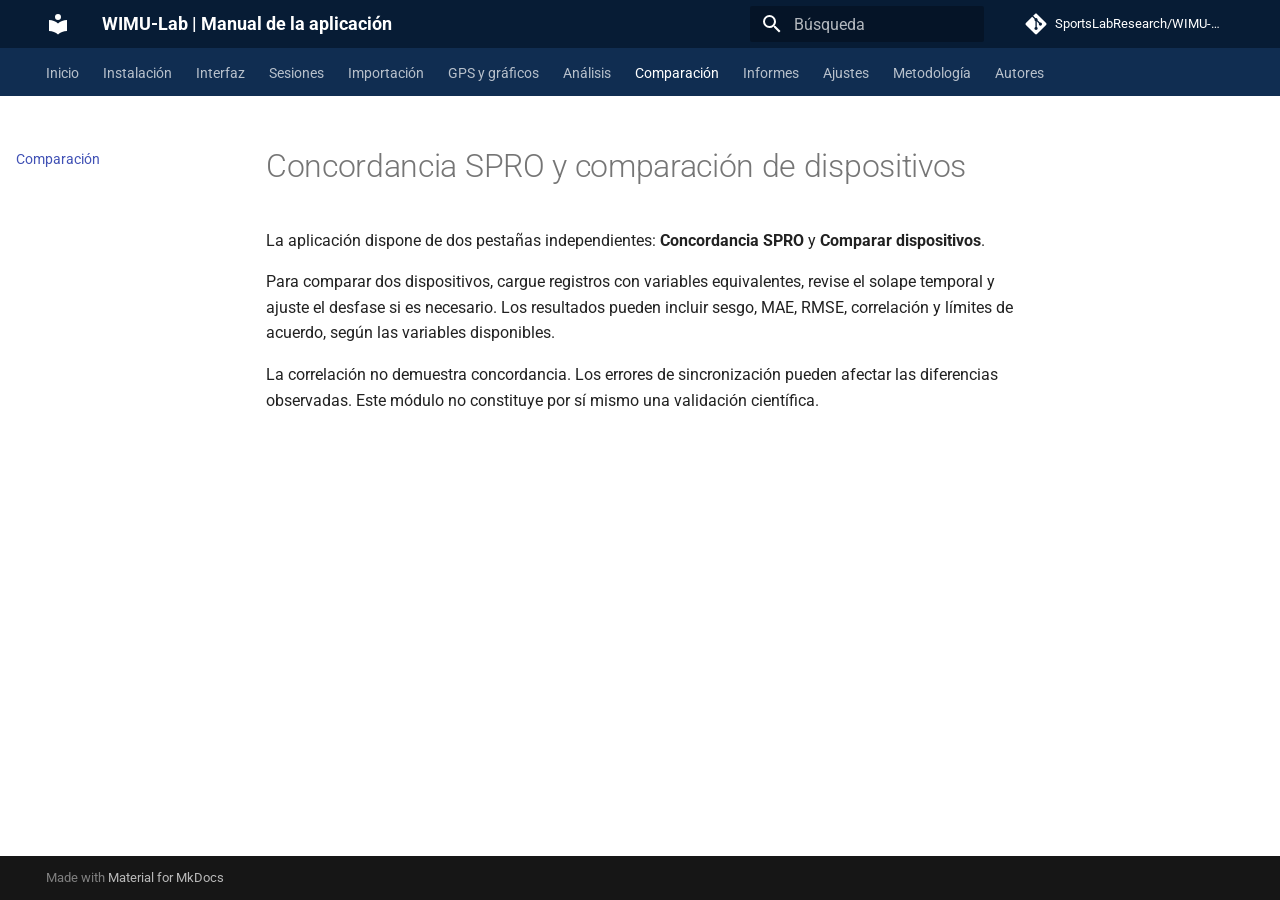
<file: comparacion/index.html>
<!doctype html>
<html lang="es" class="no-js">
  <head>
    
      <meta charset="utf-8">
      <meta name="viewport" content="width=device-width,initial-scale=1">
      
        <meta name="description" content="Manual de uso de WIMU-Lab v1.2.0">
      
      
      
        <link rel="canonical" href="https://sportslabresearch.github.io/WIMU-Lab/comparacion/">
      
      
        <link rel="prev" href="../analisis/">
      
      
        <link rel="next" href="../informes/">
      
      
      <link rel="icon" href="../assets/images/favicon.png">
      <meta name="generator" content="mkdocs-1.6.1, mkdocs-material-9.6.22">
    
    
      
        <title>Comparación - WIMU-Lab | Manual de la aplicación</title>
      
    
    
      <link rel="stylesheet" href="../assets/stylesheets/main.84d31ad4.min.css">
      
        
        <link rel="stylesheet" href="../assets/stylesheets/palette.06af60db.min.css">
      
      


    
    
      
    
    
      
        
        
        <link rel="preconnect" href="https://fonts.gstatic.com" crossorigin>
        <link rel="stylesheet" href="https://fonts.googleapis.com/css?family=Roboto:300,300i,400,400i,700,700i%7CRoboto+Mono:400,400i,700,700i&display=fallback">
        <style>:root{--md-text-font:"Roboto";--md-code-font:"Roboto Mono"}</style>
      
    
    
      <link rel="stylesheet" href="../stylesheets/extra.css">
    
    <script>__md_scope=new URL("..",location),__md_hash=e=>[...e].reduce(((e,_)=>(e<<5)-e+_.charCodeAt(0)),0),__md_get=(e,_=localStorage,t=__md_scope)=>JSON.parse(_.getItem(t.pathname+"."+e)),__md_set=(e,_,t=localStorage,a=__md_scope)=>{try{t.setItem(a.pathname+"."+e,JSON.stringify(_))}catch(e){}}</script>
    
      

    
    
    
  </head>
  
  
    
    
      
    
    
    
    
    <body dir="ltr" data-md-color-scheme="default" data-md-color-primary="indigo" data-md-color-accent="blue">
  
    
    <input class="md-toggle" data-md-toggle="drawer" type="checkbox" id="__drawer" autocomplete="off">
    <input class="md-toggle" data-md-toggle="search" type="checkbox" id="__search" autocomplete="off">
    <label class="md-overlay" for="__drawer"></label>
    <div data-md-component="skip">
      
        
        <a href="#concordancia-spro-y-comparacion-de-dispositivos" class="md-skip">
          Saltar a contenido
        </a>
      
    </div>
    <div data-md-component="announce">
      
    </div>
    
    
      

<header class="md-header" data-md-component="header">
  <nav class="md-header__inner md-grid" aria-label="Cabecera">
    <a href=".." title="WIMU-Lab | Manual de la aplicación" class="md-header__button md-logo" aria-label="WIMU-Lab | Manual de la aplicación" data-md-component="logo">
      
  
  <svg xmlns="http://www.w3.org/2000/svg" viewBox="0 0 24 24"><path d="M12 8a3 3 0 0 0 3-3 3 3 0 0 0-3-3 3 3 0 0 0-3 3 3 3 0 0 0 3 3m0 3.54C9.64 9.35 6.5 8 3 8v11c3.5 0 6.64 1.35 9 3.54 2.36-2.19 5.5-3.54 9-3.54V8c-3.5 0-6.64 1.35-9 3.54"/></svg>

    </a>
    <label class="md-header__button md-icon" for="__drawer">
      
      <svg xmlns="http://www.w3.org/2000/svg" viewBox="0 0 24 24"><path d="M3 6h18v2H3zm0 5h18v2H3zm0 5h18v2H3z"/></svg>
    </label>
    <div class="md-header__title" data-md-component="header-title">
      <div class="md-header__ellipsis">
        <div class="md-header__topic">
          <span class="md-ellipsis">
            WIMU-Lab | Manual de la aplicación
          </span>
        </div>
        <div class="md-header__topic" data-md-component="header-topic">
          <span class="md-ellipsis">
            
              Comparación
            
          </span>
        </div>
      </div>
    </div>
    
      
        <form class="md-header__option" data-md-component="palette">
  
    
    
    
    <input class="md-option" data-md-color-media="" data-md-color-scheme="default" data-md-color-primary="indigo" data-md-color-accent="blue"  aria-hidden="true"  type="radio" name="__palette" id="__palette_0">
    
  
    
    
    
    <input class="md-option" data-md-color-media="" data-md-color-scheme="slate" data-md-color-primary="indigo" data-md-color-accent="blue"  aria-hidden="true"  type="radio" name="__palette" id="__palette_1">
    
  
</form>
      
    
    
      <script>var palette=__md_get("__palette");if(palette&&palette.color){if("(prefers-color-scheme)"===palette.color.media){var media=matchMedia("(prefers-color-scheme: light)"),input=document.querySelector(media.matches?"[data-md-color-media='(prefers-color-scheme: light)']":"[data-md-color-media='(prefers-color-scheme: dark)']");palette.color.media=input.getAttribute("data-md-color-media"),palette.color.scheme=input.getAttribute("data-md-color-scheme"),palette.color.primary=input.getAttribute("data-md-color-primary"),palette.color.accent=input.getAttribute("data-md-color-accent")}for(var[key,value]of Object.entries(palette.color))document.body.setAttribute("data-md-color-"+key,value)}</script>
    
    
    
      
      
        <label class="md-header__button md-icon" for="__search">
          
          <svg xmlns="http://www.w3.org/2000/svg" viewBox="0 0 24 24"><path d="M9.5 3A6.5 6.5 0 0 1 16 9.5c0 1.61-.59 3.09-1.56 4.23l.27.27h.79l5 5-1.5 1.5-5-5v-.79l-.27-.27A6.52 6.52 0 0 1 9.5 16 6.5 6.5 0 0 1 3 9.5 6.5 6.5 0 0 1 9.5 3m0 2C7 5 5 7 5 9.5S7 14 9.5 14 14 12 14 9.5 12 5 9.5 5"/></svg>
        </label>
        <div class="md-search" data-md-component="search" role="dialog">
  <label class="md-search__overlay" for="__search"></label>
  <div class="md-search__inner" role="search">
    <form class="md-search__form" name="search">
      <input type="text" class="md-search__input" name="query" aria-label="Búsqueda" placeholder="Búsqueda" autocapitalize="off" autocorrect="off" autocomplete="off" spellcheck="false" data-md-component="search-query" required>
      <label class="md-search__icon md-icon" for="__search">
        
        <svg xmlns="http://www.w3.org/2000/svg" viewBox="0 0 24 24"><path d="M9.5 3A6.5 6.5 0 0 1 16 9.5c0 1.61-.59 3.09-1.56 4.23l.27.27h.79l5 5-1.5 1.5-5-5v-.79l-.27-.27A6.52 6.52 0 0 1 9.5 16 6.5 6.5 0 0 1 3 9.5 6.5 6.5 0 0 1 9.5 3m0 2C7 5 5 7 5 9.5S7 14 9.5 14 14 12 14 9.5 12 5 9.5 5"/></svg>
        
        <svg xmlns="http://www.w3.org/2000/svg" viewBox="0 0 24 24"><path d="M20 11v2H8l5.5 5.5-1.42 1.42L4.16 12l7.92-7.92L13.5 5.5 8 11z"/></svg>
      </label>
      <nav class="md-search__options" aria-label="Buscar">
        
        <button type="reset" class="md-search__icon md-icon" title="Limpiar" aria-label="Limpiar" tabindex="-1">
          
          <svg xmlns="http://www.w3.org/2000/svg" viewBox="0 0 24 24"><path d="M19 6.41 17.59 5 12 10.59 6.41 5 5 6.41 10.59 12 5 17.59 6.41 19 12 13.41 17.59 19 19 17.59 13.41 12z"/></svg>
        </button>
      </nav>
      
    </form>
    <div class="md-search__output">
      <div class="md-search__scrollwrap" tabindex="0" data-md-scrollfix>
        <div class="md-search-result" data-md-component="search-result">
          <div class="md-search-result__meta">
            Inicializando búsqueda
          </div>
          <ol class="md-search-result__list" role="presentation"></ol>
        </div>
      </div>
    </div>
  </div>
</div>
      
    
    
      <div class="md-header__source">
        <a href="https://github.com/SportsLabResearch/WIMU-Lab" title="Ir al repositorio" class="md-source" data-md-component="source">
  <div class="md-source__icon md-icon">
    
    <svg xmlns="http://www.w3.org/2000/svg" viewBox="0 0 448 512"><!--! Font Awesome Free 7.1.0 by @fontawesome - https://fontawesome.com License - https://fontawesome.com/license/free (Icons: CC BY 4.0, Fonts: SIL OFL 1.1, Code: MIT License) Copyright 2025 Fonticons, Inc.--><path d="M439.6 236.1 244 40.5c-5.4-5.5-12.8-8.5-20.4-8.5s-15 3-20.4 8.4L162.5 81l51.5 51.5c27.1-9.1 52.7 16.8 43.4 43.7l49.7 49.7c34.2-11.8 61.2 31 35.5 56.7-26.5 26.5-70.2-2.9-56-37.3L240.3 199v121.9c25.3 12.5 22.3 41.8 9.1 55-6.4 6.4-15.2 10.1-24.3 10.1s-17.8-3.6-24.3-10.1c-17.6-17.6-11.1-46.9 11.2-56v-123c-20.8-8.5-24.6-30.7-18.6-45L142.6 101 8.5 235.1C3 240.6 0 247.9 0 255.5s3 15 8.5 20.4l195.6 195.7c5.4 5.4 12.7 8.4 20.4 8.4s15-3 20.4-8.4l194.7-194.7c5.4-5.4 8.4-12.8 8.4-20.4s-3-15-8.4-20.4"/></svg>
  </div>
  <div class="md-source__repository">
    SportsLabResearch/WIMU-Lab
  </div>
</a>
      </div>
    
  </nav>
  
</header>
    
    <div class="md-container" data-md-component="container">
      
      
        
          
            
<nav class="md-tabs" aria-label="Pestañas" data-md-component="tabs">
  <div class="md-grid">
    <ul class="md-tabs__list">
      
        
  
  
  
  
    <li class="md-tabs__item">
      <a href=".." class="md-tabs__link">
        
  
  
    
  
  Inicio

      </a>
    </li>
  

      
        
  
  
  
  
    <li class="md-tabs__item">
      <a href="../instalacion/" class="md-tabs__link">
        
  
  
    
  
  Instalación

      </a>
    </li>
  

      
        
  
  
  
  
    <li class="md-tabs__item">
      <a href="../interfaz/" class="md-tabs__link">
        
  
  
    
  
  Interfaz

      </a>
    </li>
  

      
        
  
  
  
  
    <li class="md-tabs__item">
      <a href="../sesiones/" class="md-tabs__link">
        
  
  
    
  
  Sesiones

      </a>
    </li>
  

      
        
  
  
  
  
    <li class="md-tabs__item">
      <a href="../importacion/" class="md-tabs__link">
        
  
  
    
  
  Importación

      </a>
    </li>
  

      
        
  
  
  
  
    <li class="md-tabs__item">
      <a href="../gps/" class="md-tabs__link">
        
  
  
    
  
  GPS y gráficos

      </a>
    </li>
  

      
        
  
  
  
  
    <li class="md-tabs__item">
      <a href="../analisis/" class="md-tabs__link">
        
  
  
    
  
  Análisis

      </a>
    </li>
  

      
        
  
  
  
    
  
  
    <li class="md-tabs__item md-tabs__item--active">
      <a href="./" class="md-tabs__link">
        
  
  
    
  
  Comparación

      </a>
    </li>
  

      
        
  
  
  
  
    <li class="md-tabs__item">
      <a href="../informes/" class="md-tabs__link">
        
  
  
    
  
  Informes

      </a>
    </li>
  

      
        
  
  
  
  
    <li class="md-tabs__item">
      <a href="../ajustes/" class="md-tabs__link">
        
  
  
    
  
  Ajustes

      </a>
    </li>
  

      
        
  
  
  
  
    <li class="md-tabs__item">
      <a href="../metodologia/" class="md-tabs__link">
        
  
  
    
  
  Metodología

      </a>
    </li>
  

      
        
  
  
  
  
    <li class="md-tabs__item">
      <a href="../autores/" class="md-tabs__link">
        
  
  
    
  
  Autores

      </a>
    </li>
  

      
    </ul>
  </div>
</nav>
          
        
      
      <main class="md-main" data-md-component="main">
        <div class="md-main__inner md-grid">
          
            
              
              <div class="md-sidebar md-sidebar--primary" data-md-component="sidebar" data-md-type="navigation" >
                <div class="md-sidebar__scrollwrap">
                  <div class="md-sidebar__inner">
                    


  


<nav class="md-nav md-nav--primary md-nav--lifted" aria-label="Navegación" data-md-level="0">
  <label class="md-nav__title" for="__drawer">
    <a href=".." title="WIMU-Lab | Manual de la aplicación" class="md-nav__button md-logo" aria-label="WIMU-Lab | Manual de la aplicación" data-md-component="logo">
      
  
  <svg xmlns="http://www.w3.org/2000/svg" viewBox="0 0 24 24"><path d="M12 8a3 3 0 0 0 3-3 3 3 0 0 0-3-3 3 3 0 0 0-3 3 3 3 0 0 0 3 3m0 3.54C9.64 9.35 6.5 8 3 8v11c3.5 0 6.64 1.35 9 3.54 2.36-2.19 5.5-3.54 9-3.54V8c-3.5 0-6.64 1.35-9 3.54"/></svg>

    </a>
    WIMU-Lab | Manual de la aplicación
  </label>
  
    <div class="md-nav__source">
      <a href="https://github.com/SportsLabResearch/WIMU-Lab" title="Ir al repositorio" class="md-source" data-md-component="source">
  <div class="md-source__icon md-icon">
    
    <svg xmlns="http://www.w3.org/2000/svg" viewBox="0 0 448 512"><!--! Font Awesome Free 7.1.0 by @fontawesome - https://fontawesome.com License - https://fontawesome.com/license/free (Icons: CC BY 4.0, Fonts: SIL OFL 1.1, Code: MIT License) Copyright 2025 Fonticons, Inc.--><path d="M439.6 236.1 244 40.5c-5.4-5.5-12.8-8.5-20.4-8.5s-15 3-20.4 8.4L162.5 81l51.5 51.5c27.1-9.1 52.7 16.8 43.4 43.7l49.7 49.7c34.2-11.8 61.2 31 35.5 56.7-26.5 26.5-70.2-2.9-56-37.3L240.3 199v121.9c25.3 12.5 22.3 41.8 9.1 55-6.4 6.4-15.2 10.1-24.3 10.1s-17.8-3.6-24.3-10.1c-17.6-17.6-11.1-46.9 11.2-56v-123c-20.8-8.5-24.6-30.7-18.6-45L142.6 101 8.5 235.1C3 240.6 0 247.9 0 255.5s3 15 8.5 20.4l195.6 195.7c5.4 5.4 12.7 8.4 20.4 8.4s15-3 20.4-8.4l194.7-194.7c5.4-5.4 8.4-12.8 8.4-20.4s-3-15-8.4-20.4"/></svg>
  </div>
  <div class="md-source__repository">
    SportsLabResearch/WIMU-Lab
  </div>
</a>
    </div>
  
  <ul class="md-nav__list" data-md-scrollfix>
    
      
      
  
  
  
  
    <li class="md-nav__item">
      <a href=".." class="md-nav__link">
        
  
  
  <span class="md-ellipsis">
    Inicio
    
  </span>
  

      </a>
    </li>
  

    
      
      
  
  
  
  
    <li class="md-nav__item">
      <a href="../instalacion/" class="md-nav__link">
        
  
  
  <span class="md-ellipsis">
    Instalación
    
  </span>
  

      </a>
    </li>
  

    
      
      
  
  
  
  
    <li class="md-nav__item">
      <a href="../interfaz/" class="md-nav__link">
        
  
  
  <span class="md-ellipsis">
    Interfaz
    
  </span>
  

      </a>
    </li>
  

    
      
      
  
  
  
  
    <li class="md-nav__item">
      <a href="../sesiones/" class="md-nav__link">
        
  
  
  <span class="md-ellipsis">
    Sesiones
    
  </span>
  

      </a>
    </li>
  

    
      
      
  
  
  
  
    <li class="md-nav__item">
      <a href="../importacion/" class="md-nav__link">
        
  
  
  <span class="md-ellipsis">
    Importación
    
  </span>
  

      </a>
    </li>
  

    
      
      
  
  
  
  
    <li class="md-nav__item">
      <a href="../gps/" class="md-nav__link">
        
  
  
  <span class="md-ellipsis">
    GPS y gráficos
    
  </span>
  

      </a>
    </li>
  

    
      
      
  
  
  
  
    <li class="md-nav__item">
      <a href="../analisis/" class="md-nav__link">
        
  
  
  <span class="md-ellipsis">
    Análisis
    
  </span>
  

      </a>
    </li>
  

    
      
      
  
  
    
  
  
  
    <li class="md-nav__item md-nav__item--active">
      
      <input class="md-nav__toggle md-toggle" type="checkbox" id="__toc">
      
      
        
      
      
      <a href="./" class="md-nav__link md-nav__link--active">
        
  
  
  <span class="md-ellipsis">
    Comparación
    
  </span>
  

      </a>
      
    </li>
  

    
      
      
  
  
  
  
    <li class="md-nav__item">
      <a href="../informes/" class="md-nav__link">
        
  
  
  <span class="md-ellipsis">
    Informes
    
  </span>
  

      </a>
    </li>
  

    
      
      
  
  
  
  
    <li class="md-nav__item">
      <a href="../ajustes/" class="md-nav__link">
        
  
  
  <span class="md-ellipsis">
    Ajustes
    
  </span>
  

      </a>
    </li>
  

    
      
      
  
  
  
  
    <li class="md-nav__item">
      <a href="../metodologia/" class="md-nav__link">
        
  
  
  <span class="md-ellipsis">
    Metodología
    
  </span>
  

      </a>
    </li>
  

    
      
      
  
  
  
  
    <li class="md-nav__item">
      <a href="../autores/" class="md-nav__link">
        
  
  
  <span class="md-ellipsis">
    Autores
    
  </span>
  

      </a>
    </li>
  

    
  </ul>
</nav>
                  </div>
                </div>
              </div>
            
            
              
              <div class="md-sidebar md-sidebar--secondary" data-md-component="sidebar" data-md-type="toc" >
                <div class="md-sidebar__scrollwrap">
                  <div class="md-sidebar__inner">
                    

<nav class="md-nav md-nav--secondary" aria-label="Tabla de contenidos">
  
  
  
    
  
  
</nav>
                  </div>
                </div>
              </div>
            
          
          
            <div class="md-content" data-md-component="content">
              <article class="md-content__inner md-typeset">
                
                  


  
  


<h1 id="concordancia-spro-y-comparacion-de-dispositivos">Concordancia SPRO y comparación de dispositivos</h1>
<p>La aplicación dispone de dos pestañas independientes: <strong>Concordancia SPRO</strong> y <strong>Comparar dispositivos</strong>.</p>
<p>Para comparar dos dispositivos, cargue registros con variables equivalentes, revise el solape temporal y ajuste el desfase si es necesario. Los resultados pueden incluir sesgo, MAE, RMSE, correlación y límites de acuerdo, según las variables disponibles.</p>
<p>La correlación no demuestra concordancia. Los errores de sincronización pueden afectar las diferencias observadas. Este módulo no constituye por sí mismo una validación científica.</p>












                
              </article>
            </div>
          
          
<script>var target=document.getElementById(location.hash.slice(1));target&&target.name&&(target.checked=target.name.startsWith("__tabbed_"))</script>
        </div>
        
          <button type="button" class="md-top md-icon" data-md-component="top" hidden>
  
  <svg xmlns="http://www.w3.org/2000/svg" viewBox="0 0 24 24"><path d="M13 20h-2V8l-5.5 5.5-1.42-1.42L12 4.16l7.92 7.92-1.42 1.42L13 8z"/></svg>
  Volver al principio
</button>
        
      </main>
      
        <footer class="md-footer">
  
  <div class="md-footer-meta md-typeset">
    <div class="md-footer-meta__inner md-grid">
      <div class="md-copyright">
  
  
    Made with
    <a href="https://squidfunk.github.io/mkdocs-material/" target="_blank" rel="noopener">
      Material for MkDocs
    </a>
  
</div>
      
    </div>
  </div>
</footer>
      
    </div>
    <div class="md-dialog" data-md-component="dialog">
      <div class="md-dialog__inner md-typeset"></div>
    </div>
    
    
    
      
      <script id="__config" type="application/json">{"base": "..", "features": ["navigation.tabs", "navigation.top", "search.highlight"], "search": "../assets/javascripts/workers/search.973d3a69.min.js", "tags": null, "translations": {"clipboard.copied": "Copiado al portapapeles", "clipboard.copy": "Copiar al portapapeles", "search.result.more.one": "1 m\u00e1s en esta p\u00e1gina", "search.result.more.other": "# m\u00e1s en esta p\u00e1gina", "search.result.none": "No se encontraron documentos", "search.result.one": "1 documento encontrado", "search.result.other": "# documentos encontrados", "search.result.placeholder": "Teclee para comenzar b\u00fasqueda", "search.result.term.missing": "Falta", "select.version": "Seleccionar versi\u00f3n"}, "version": null}</script>
    
    
      <script src="../assets/javascripts/bundle.f55a23d4.min.js"></script>
      
    
  </body>
</html>
</file>
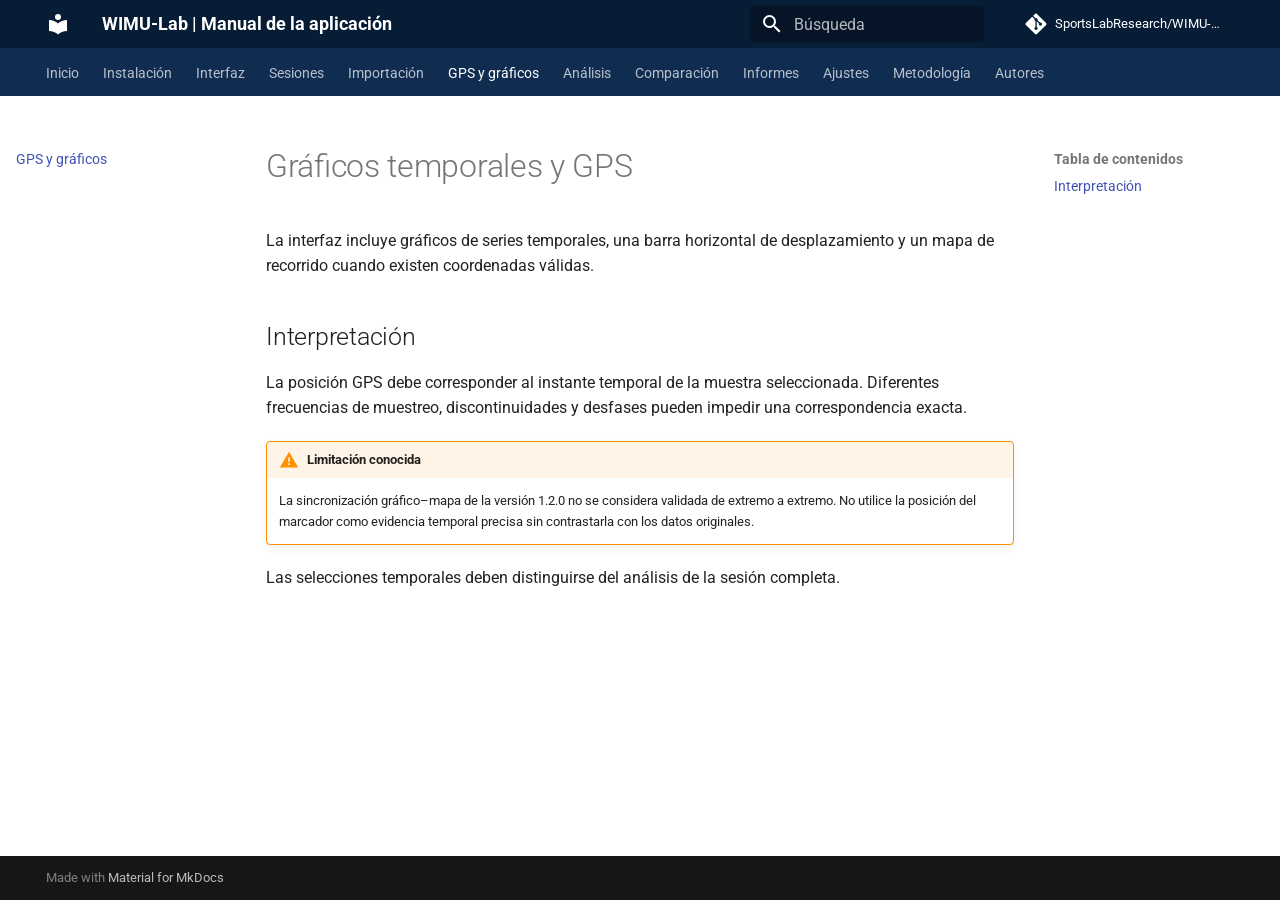
<file: gps/index.html>
<!doctype html>
<html lang="es" class="no-js">
  <head>
    
      <meta charset="utf-8">
      <meta name="viewport" content="width=device-width,initial-scale=1">
      
        <meta name="description" content="Manual de uso de WIMU-Lab v1.2.0">
      
      
      
        <link rel="canonical" href="https://sportslabresearch.github.io/WIMU-Lab/gps/">
      
      
        <link rel="prev" href="../importacion/">
      
      
        <link rel="next" href="../analisis/">
      
      
      <link rel="icon" href="../assets/images/favicon.png">
      <meta name="generator" content="mkdocs-1.6.1, mkdocs-material-9.6.22">
    
    
      
        <title>GPS y gráficos - WIMU-Lab | Manual de la aplicación</title>
      
    
    
      <link rel="stylesheet" href="../assets/stylesheets/main.84d31ad4.min.css">
      
        
        <link rel="stylesheet" href="../assets/stylesheets/palette.06af60db.min.css">
      
      


    
    
      
    
    
      
        
        
        <link rel="preconnect" href="https://fonts.gstatic.com" crossorigin>
        <link rel="stylesheet" href="https://fonts.googleapis.com/css?family=Roboto:300,300i,400,400i,700,700i%7CRoboto+Mono:400,400i,700,700i&display=fallback">
        <style>:root{--md-text-font:"Roboto";--md-code-font:"Roboto Mono"}</style>
      
    
    
      <link rel="stylesheet" href="../stylesheets/extra.css">
    
    <script>__md_scope=new URL("..",location),__md_hash=e=>[...e].reduce(((e,_)=>(e<<5)-e+_.charCodeAt(0)),0),__md_get=(e,_=localStorage,t=__md_scope)=>JSON.parse(_.getItem(t.pathname+"."+e)),__md_set=(e,_,t=localStorage,a=__md_scope)=>{try{t.setItem(a.pathname+"."+e,JSON.stringify(_))}catch(e){}}</script>
    
      

    
    
    
  </head>
  
  
    
    
      
    
    
    
    
    <body dir="ltr" data-md-color-scheme="default" data-md-color-primary="indigo" data-md-color-accent="blue">
  
    
    <input class="md-toggle" data-md-toggle="drawer" type="checkbox" id="__drawer" autocomplete="off">
    <input class="md-toggle" data-md-toggle="search" type="checkbox" id="__search" autocomplete="off">
    <label class="md-overlay" for="__drawer"></label>
    <div data-md-component="skip">
      
        
        <a href="#graficos-temporales-y-gps" class="md-skip">
          Saltar a contenido
        </a>
      
    </div>
    <div data-md-component="announce">
      
    </div>
    
    
      

<header class="md-header" data-md-component="header">
  <nav class="md-header__inner md-grid" aria-label="Cabecera">
    <a href=".." title="WIMU-Lab | Manual de la aplicación" class="md-header__button md-logo" aria-label="WIMU-Lab | Manual de la aplicación" data-md-component="logo">
      
  
  <svg xmlns="http://www.w3.org/2000/svg" viewBox="0 0 24 24"><path d="M12 8a3 3 0 0 0 3-3 3 3 0 0 0-3-3 3 3 0 0 0-3 3 3 3 0 0 0 3 3m0 3.54C9.64 9.35 6.5 8 3 8v11c3.5 0 6.64 1.35 9 3.54 2.36-2.19 5.5-3.54 9-3.54V8c-3.5 0-6.64 1.35-9 3.54"/></svg>

    </a>
    <label class="md-header__button md-icon" for="__drawer">
      
      <svg xmlns="http://www.w3.org/2000/svg" viewBox="0 0 24 24"><path d="M3 6h18v2H3zm0 5h18v2H3zm0 5h18v2H3z"/></svg>
    </label>
    <div class="md-header__title" data-md-component="header-title">
      <div class="md-header__ellipsis">
        <div class="md-header__topic">
          <span class="md-ellipsis">
            WIMU-Lab | Manual de la aplicación
          </span>
        </div>
        <div class="md-header__topic" data-md-component="header-topic">
          <span class="md-ellipsis">
            
              GPS y gráficos
            
          </span>
        </div>
      </div>
    </div>
    
      
        <form class="md-header__option" data-md-component="palette">
  
    
    
    
    <input class="md-option" data-md-color-media="" data-md-color-scheme="default" data-md-color-primary="indigo" data-md-color-accent="blue"  aria-hidden="true"  type="radio" name="__palette" id="__palette_0">
    
  
    
    
    
    <input class="md-option" data-md-color-media="" data-md-color-scheme="slate" data-md-color-primary="indigo" data-md-color-accent="blue"  aria-hidden="true"  type="radio" name="__palette" id="__palette_1">
    
  
</form>
      
    
    
      <script>var palette=__md_get("__palette");if(palette&&palette.color){if("(prefers-color-scheme)"===palette.color.media){var media=matchMedia("(prefers-color-scheme: light)"),input=document.querySelector(media.matches?"[data-md-color-media='(prefers-color-scheme: light)']":"[data-md-color-media='(prefers-color-scheme: dark)']");palette.color.media=input.getAttribute("data-md-color-media"),palette.color.scheme=input.getAttribute("data-md-color-scheme"),palette.color.primary=input.getAttribute("data-md-color-primary"),palette.color.accent=input.getAttribute("data-md-color-accent")}for(var[key,value]of Object.entries(palette.color))document.body.setAttribute("data-md-color-"+key,value)}</script>
    
    
    
      
      
        <label class="md-header__button md-icon" for="__search">
          
          <svg xmlns="http://www.w3.org/2000/svg" viewBox="0 0 24 24"><path d="M9.5 3A6.5 6.5 0 0 1 16 9.5c0 1.61-.59 3.09-1.56 4.23l.27.27h.79l5 5-1.5 1.5-5-5v-.79l-.27-.27A6.52 6.52 0 0 1 9.5 16 6.5 6.5 0 0 1 3 9.5 6.5 6.5 0 0 1 9.5 3m0 2C7 5 5 7 5 9.5S7 14 9.5 14 14 12 14 9.5 12 5 9.5 5"/></svg>
        </label>
        <div class="md-search" data-md-component="search" role="dialog">
  <label class="md-search__overlay" for="__search"></label>
  <div class="md-search__inner" role="search">
    <form class="md-search__form" name="search">
      <input type="text" class="md-search__input" name="query" aria-label="Búsqueda" placeholder="Búsqueda" autocapitalize="off" autocorrect="off" autocomplete="off" spellcheck="false" data-md-component="search-query" required>
      <label class="md-search__icon md-icon" for="__search">
        
        <svg xmlns="http://www.w3.org/2000/svg" viewBox="0 0 24 24"><path d="M9.5 3A6.5 6.5 0 0 1 16 9.5c0 1.61-.59 3.09-1.56 4.23l.27.27h.79l5 5-1.5 1.5-5-5v-.79l-.27-.27A6.52 6.52 0 0 1 9.5 16 6.5 6.5 0 0 1 3 9.5 6.5 6.5 0 0 1 9.5 3m0 2C7 5 5 7 5 9.5S7 14 9.5 14 14 12 14 9.5 12 5 9.5 5"/></svg>
        
        <svg xmlns="http://www.w3.org/2000/svg" viewBox="0 0 24 24"><path d="M20 11v2H8l5.5 5.5-1.42 1.42L4.16 12l7.92-7.92L13.5 5.5 8 11z"/></svg>
      </label>
      <nav class="md-search__options" aria-label="Buscar">
        
        <button type="reset" class="md-search__icon md-icon" title="Limpiar" aria-label="Limpiar" tabindex="-1">
          
          <svg xmlns="http://www.w3.org/2000/svg" viewBox="0 0 24 24"><path d="M19 6.41 17.59 5 12 10.59 6.41 5 5 6.41 10.59 12 5 17.59 6.41 19 12 13.41 17.59 19 19 17.59 13.41 12z"/></svg>
        </button>
      </nav>
      
    </form>
    <div class="md-search__output">
      <div class="md-search__scrollwrap" tabindex="0" data-md-scrollfix>
        <div class="md-search-result" data-md-component="search-result">
          <div class="md-search-result__meta">
            Inicializando búsqueda
          </div>
          <ol class="md-search-result__list" role="presentation"></ol>
        </div>
      </div>
    </div>
  </div>
</div>
      
    
    
      <div class="md-header__source">
        <a href="https://github.com/SportsLabResearch/WIMU-Lab" title="Ir al repositorio" class="md-source" data-md-component="source">
  <div class="md-source__icon md-icon">
    
    <svg xmlns="http://www.w3.org/2000/svg" viewBox="0 0 448 512"><!--! Font Awesome Free 7.1.0 by @fontawesome - https://fontawesome.com License - https://fontawesome.com/license/free (Icons: CC BY 4.0, Fonts: SIL OFL 1.1, Code: MIT License) Copyright 2025 Fonticons, Inc.--><path d="M439.6 236.1 244 40.5c-5.4-5.5-12.8-8.5-20.4-8.5s-15 3-20.4 8.4L162.5 81l51.5 51.5c27.1-9.1 52.7 16.8 43.4 43.7l49.7 49.7c34.2-11.8 61.2 31 35.5 56.7-26.5 26.5-70.2-2.9-56-37.3L240.3 199v121.9c25.3 12.5 22.3 41.8 9.1 55-6.4 6.4-15.2 10.1-24.3 10.1s-17.8-3.6-24.3-10.1c-17.6-17.6-11.1-46.9 11.2-56v-123c-20.8-8.5-24.6-30.7-18.6-45L142.6 101 8.5 235.1C3 240.6 0 247.9 0 255.5s3 15 8.5 20.4l195.6 195.7c5.4 5.4 12.7 8.4 20.4 8.4s15-3 20.4-8.4l194.7-194.7c5.4-5.4 8.4-12.8 8.4-20.4s-3-15-8.4-20.4"/></svg>
  </div>
  <div class="md-source__repository">
    SportsLabResearch/WIMU-Lab
  </div>
</a>
      </div>
    
  </nav>
  
</header>
    
    <div class="md-container" data-md-component="container">
      
      
        
          
            
<nav class="md-tabs" aria-label="Pestañas" data-md-component="tabs">
  <div class="md-grid">
    <ul class="md-tabs__list">
      
        
  
  
  
  
    <li class="md-tabs__item">
      <a href=".." class="md-tabs__link">
        
  
  
    
  
  Inicio

      </a>
    </li>
  

      
        
  
  
  
  
    <li class="md-tabs__item">
      <a href="../instalacion/" class="md-tabs__link">
        
  
  
    
  
  Instalación

      </a>
    </li>
  

      
        
  
  
  
  
    <li class="md-tabs__item">
      <a href="../interfaz/" class="md-tabs__link">
        
  
  
    
  
  Interfaz

      </a>
    </li>
  

      
        
  
  
  
  
    <li class="md-tabs__item">
      <a href="../sesiones/" class="md-tabs__link">
        
  
  
    
  
  Sesiones

      </a>
    </li>
  

      
        
  
  
  
  
    <li class="md-tabs__item">
      <a href="../importacion/" class="md-tabs__link">
        
  
  
    
  
  Importación

      </a>
    </li>
  

      
        
  
  
  
    
  
  
    <li class="md-tabs__item md-tabs__item--active">
      <a href="./" class="md-tabs__link">
        
  
  
    
  
  GPS y gráficos

      </a>
    </li>
  

      
        
  
  
  
  
    <li class="md-tabs__item">
      <a href="../analisis/" class="md-tabs__link">
        
  
  
    
  
  Análisis

      </a>
    </li>
  

      
        
  
  
  
  
    <li class="md-tabs__item">
      <a href="../comparacion/" class="md-tabs__link">
        
  
  
    
  
  Comparación

      </a>
    </li>
  

      
        
  
  
  
  
    <li class="md-tabs__item">
      <a href="../informes/" class="md-tabs__link">
        
  
  
    
  
  Informes

      </a>
    </li>
  

      
        
  
  
  
  
    <li class="md-tabs__item">
      <a href="../ajustes/" class="md-tabs__link">
        
  
  
    
  
  Ajustes

      </a>
    </li>
  

      
        
  
  
  
  
    <li class="md-tabs__item">
      <a href="../metodologia/" class="md-tabs__link">
        
  
  
    
  
  Metodología

      </a>
    </li>
  

      
        
  
  
  
  
    <li class="md-tabs__item">
      <a href="../autores/" class="md-tabs__link">
        
  
  
    
  
  Autores

      </a>
    </li>
  

      
    </ul>
  </div>
</nav>
          
        
      
      <main class="md-main" data-md-component="main">
        <div class="md-main__inner md-grid">
          
            
              
              <div class="md-sidebar md-sidebar--primary" data-md-component="sidebar" data-md-type="navigation" >
                <div class="md-sidebar__scrollwrap">
                  <div class="md-sidebar__inner">
                    


  


<nav class="md-nav md-nav--primary md-nav--lifted" aria-label="Navegación" data-md-level="0">
  <label class="md-nav__title" for="__drawer">
    <a href=".." title="WIMU-Lab | Manual de la aplicación" class="md-nav__button md-logo" aria-label="WIMU-Lab | Manual de la aplicación" data-md-component="logo">
      
  
  <svg xmlns="http://www.w3.org/2000/svg" viewBox="0 0 24 24"><path d="M12 8a3 3 0 0 0 3-3 3 3 0 0 0-3-3 3 3 0 0 0-3 3 3 3 0 0 0 3 3m0 3.54C9.64 9.35 6.5 8 3 8v11c3.5 0 6.64 1.35 9 3.54 2.36-2.19 5.5-3.54 9-3.54V8c-3.5 0-6.64 1.35-9 3.54"/></svg>

    </a>
    WIMU-Lab | Manual de la aplicación
  </label>
  
    <div class="md-nav__source">
      <a href="https://github.com/SportsLabResearch/WIMU-Lab" title="Ir al repositorio" class="md-source" data-md-component="source">
  <div class="md-source__icon md-icon">
    
    <svg xmlns="http://www.w3.org/2000/svg" viewBox="0 0 448 512"><!--! Font Awesome Free 7.1.0 by @fontawesome - https://fontawesome.com License - https://fontawesome.com/license/free (Icons: CC BY 4.0, Fonts: SIL OFL 1.1, Code: MIT License) Copyright 2025 Fonticons, Inc.--><path d="M439.6 236.1 244 40.5c-5.4-5.5-12.8-8.5-20.4-8.5s-15 3-20.4 8.4L162.5 81l51.5 51.5c27.1-9.1 52.7 16.8 43.4 43.7l49.7 49.7c34.2-11.8 61.2 31 35.5 56.7-26.5 26.5-70.2-2.9-56-37.3L240.3 199v121.9c25.3 12.5 22.3 41.8 9.1 55-6.4 6.4-15.2 10.1-24.3 10.1s-17.8-3.6-24.3-10.1c-17.6-17.6-11.1-46.9 11.2-56v-123c-20.8-8.5-24.6-30.7-18.6-45L142.6 101 8.5 235.1C3 240.6 0 247.9 0 255.5s3 15 8.5 20.4l195.6 195.7c5.4 5.4 12.7 8.4 20.4 8.4s15-3 20.4-8.4l194.7-194.7c5.4-5.4 8.4-12.8 8.4-20.4s-3-15-8.4-20.4"/></svg>
  </div>
  <div class="md-source__repository">
    SportsLabResearch/WIMU-Lab
  </div>
</a>
    </div>
  
  <ul class="md-nav__list" data-md-scrollfix>
    
      
      
  
  
  
  
    <li class="md-nav__item">
      <a href=".." class="md-nav__link">
        
  
  
  <span class="md-ellipsis">
    Inicio
    
  </span>
  

      </a>
    </li>
  

    
      
      
  
  
  
  
    <li class="md-nav__item">
      <a href="../instalacion/" class="md-nav__link">
        
  
  
  <span class="md-ellipsis">
    Instalación
    
  </span>
  

      </a>
    </li>
  

    
      
      
  
  
  
  
    <li class="md-nav__item">
      <a href="../interfaz/" class="md-nav__link">
        
  
  
  <span class="md-ellipsis">
    Interfaz
    
  </span>
  

      </a>
    </li>
  

    
      
      
  
  
  
  
    <li class="md-nav__item">
      <a href="../sesiones/" class="md-nav__link">
        
  
  
  <span class="md-ellipsis">
    Sesiones
    
  </span>
  

      </a>
    </li>
  

    
      
      
  
  
  
  
    <li class="md-nav__item">
      <a href="../importacion/" class="md-nav__link">
        
  
  
  <span class="md-ellipsis">
    Importación
    
  </span>
  

      </a>
    </li>
  

    
      
      
  
  
    
  
  
  
    <li class="md-nav__item md-nav__item--active">
      
      <input class="md-nav__toggle md-toggle" type="checkbox" id="__toc">
      
      
        
      
      
        <label class="md-nav__link md-nav__link--active" for="__toc">
          
  
  
  <span class="md-ellipsis">
    GPS y gráficos
    
  </span>
  

          <span class="md-nav__icon md-icon"></span>
        </label>
      
      <a href="./" class="md-nav__link md-nav__link--active">
        
  
  
  <span class="md-ellipsis">
    GPS y gráficos
    
  </span>
  

      </a>
      
        

<nav class="md-nav md-nav--secondary" aria-label="Tabla de contenidos">
  
  
  
    
  
  
    <label class="md-nav__title" for="__toc">
      <span class="md-nav__icon md-icon"></span>
      Tabla de contenidos
    </label>
    <ul class="md-nav__list" data-md-component="toc" data-md-scrollfix>
      
        <li class="md-nav__item">
  <a href="#interpretacion" class="md-nav__link">
    <span class="md-ellipsis">
      Interpretación
    </span>
  </a>
  
</li>
      
    </ul>
  
</nav>
      
    </li>
  

    
      
      
  
  
  
  
    <li class="md-nav__item">
      <a href="../analisis/" class="md-nav__link">
        
  
  
  <span class="md-ellipsis">
    Análisis
    
  </span>
  

      </a>
    </li>
  

    
      
      
  
  
  
  
    <li class="md-nav__item">
      <a href="../comparacion/" class="md-nav__link">
        
  
  
  <span class="md-ellipsis">
    Comparación
    
  </span>
  

      </a>
    </li>
  

    
      
      
  
  
  
  
    <li class="md-nav__item">
      <a href="../informes/" class="md-nav__link">
        
  
  
  <span class="md-ellipsis">
    Informes
    
  </span>
  

      </a>
    </li>
  

    
      
      
  
  
  
  
    <li class="md-nav__item">
      <a href="../ajustes/" class="md-nav__link">
        
  
  
  <span class="md-ellipsis">
    Ajustes
    
  </span>
  

      </a>
    </li>
  

    
      
      
  
  
  
  
    <li class="md-nav__item">
      <a href="../metodologia/" class="md-nav__link">
        
  
  
  <span class="md-ellipsis">
    Metodología
    
  </span>
  

      </a>
    </li>
  

    
      
      
  
  
  
  
    <li class="md-nav__item">
      <a href="../autores/" class="md-nav__link">
        
  
  
  <span class="md-ellipsis">
    Autores
    
  </span>
  

      </a>
    </li>
  

    
  </ul>
</nav>
                  </div>
                </div>
              </div>
            
            
              
              <div class="md-sidebar md-sidebar--secondary" data-md-component="sidebar" data-md-type="toc" >
                <div class="md-sidebar__scrollwrap">
                  <div class="md-sidebar__inner">
                    

<nav class="md-nav md-nav--secondary" aria-label="Tabla de contenidos">
  
  
  
    
  
  
    <label class="md-nav__title" for="__toc">
      <span class="md-nav__icon md-icon"></span>
      Tabla de contenidos
    </label>
    <ul class="md-nav__list" data-md-component="toc" data-md-scrollfix>
      
        <li class="md-nav__item">
  <a href="#interpretacion" class="md-nav__link">
    <span class="md-ellipsis">
      Interpretación
    </span>
  </a>
  
</li>
      
    </ul>
  
</nav>
                  </div>
                </div>
              </div>
            
          
          
            <div class="md-content" data-md-component="content">
              <article class="md-content__inner md-typeset">
                
                  


  
  


<h1 id="graficos-temporales-y-gps">Gráficos temporales y GPS</h1>
<p>La interfaz incluye gráficos de series temporales, una barra horizontal de desplazamiento y un mapa de recorrido cuando existen coordenadas válidas.</p>
<h2 id="interpretacion">Interpretación</h2>
<p>La posición GPS debe corresponder al instante temporal de la muestra seleccionada. Diferentes frecuencias de muestreo, discontinuidades y desfases pueden impedir una correspondencia exacta.</p>
<div class="admonition warning">
<p class="admonition-title">Limitación conocida</p>
<p>La sincronización gráfico–mapa de la versión 1.2.0 no se considera validada de extremo a extremo. No utilice la posición del marcador como evidencia temporal precisa sin contrastarla con los datos originales.</p>
</div>
<p>Las selecciones temporales deben distinguirse del análisis de la sesión completa.</p>












                
              </article>
            </div>
          
          
<script>var target=document.getElementById(location.hash.slice(1));target&&target.name&&(target.checked=target.name.startsWith("__tabbed_"))</script>
        </div>
        
          <button type="button" class="md-top md-icon" data-md-component="top" hidden>
  
  <svg xmlns="http://www.w3.org/2000/svg" viewBox="0 0 24 24"><path d="M13 20h-2V8l-5.5 5.5-1.42-1.42L12 4.16l7.92 7.92-1.42 1.42L13 8z"/></svg>
  Volver al principio
</button>
        
      </main>
      
        <footer class="md-footer">
  
  <div class="md-footer-meta md-typeset">
    <div class="md-footer-meta__inner md-grid">
      <div class="md-copyright">
  
  
    Made with
    <a href="https://squidfunk.github.io/mkdocs-material/" target="_blank" rel="noopener">
      Material for MkDocs
    </a>
  
</div>
      
    </div>
  </div>
</footer>
      
    </div>
    <div class="md-dialog" data-md-component="dialog">
      <div class="md-dialog__inner md-typeset"></div>
    </div>
    
    
    
      
      <script id="__config" type="application/json">{"base": "..", "features": ["navigation.tabs", "navigation.top", "search.highlight"], "search": "../assets/javascripts/workers/search.973d3a69.min.js", "tags": null, "translations": {"clipboard.copied": "Copiado al portapapeles", "clipboard.copy": "Copiar al portapapeles", "search.result.more.one": "1 m\u00e1s en esta p\u00e1gina", "search.result.more.other": "# m\u00e1s en esta p\u00e1gina", "search.result.none": "No se encontraron documentos", "search.result.one": "1 documento encontrado", "search.result.other": "# documentos encontrados", "search.result.placeholder": "Teclee para comenzar b\u00fasqueda", "search.result.term.missing": "Falta", "select.version": "Seleccionar versi\u00f3n"}, "version": null}</script>
    
    
      <script src="../assets/javascripts/bundle.f55a23d4.min.js"></script>
      
    
  </body>
</html>
</file>
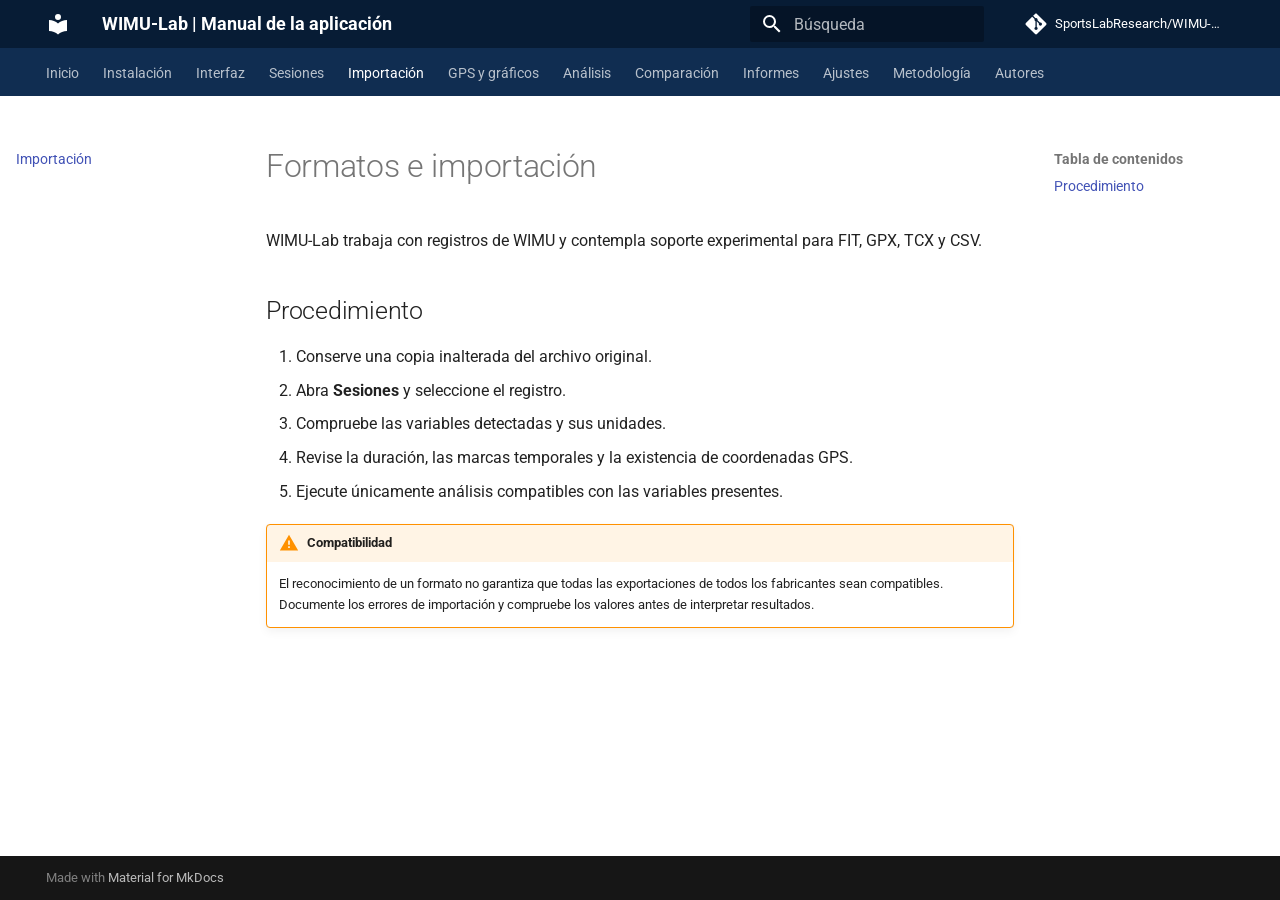
<file: importacion/index.html>
<!doctype html>
<html lang="es" class="no-js">
  <head>
    
      <meta charset="utf-8">
      <meta name="viewport" content="width=device-width,initial-scale=1">
      
        <meta name="description" content="Manual de uso de WIMU-Lab v1.2.0">
      
      
      
        <link rel="canonical" href="https://sportslabresearch.github.io/WIMU-Lab/importacion/">
      
      
        <link rel="prev" href="../sesiones/">
      
      
        <link rel="next" href="../gps/">
      
      
      <link rel="icon" href="../assets/images/favicon.png">
      <meta name="generator" content="mkdocs-1.6.1, mkdocs-material-9.6.22">
    
    
      
        <title>Importación - WIMU-Lab | Manual de la aplicación</title>
      
    
    
      <link rel="stylesheet" href="../assets/stylesheets/main.84d31ad4.min.css">
      
        
        <link rel="stylesheet" href="../assets/stylesheets/palette.06af60db.min.css">
      
      


    
    
      
    
    
      
        
        
        <link rel="preconnect" href="https://fonts.gstatic.com" crossorigin>
        <link rel="stylesheet" href="https://fonts.googleapis.com/css?family=Roboto:300,300i,400,400i,700,700i%7CRoboto+Mono:400,400i,700,700i&display=fallback">
        <style>:root{--md-text-font:"Roboto";--md-code-font:"Roboto Mono"}</style>
      
    
    
      <link rel="stylesheet" href="../stylesheets/extra.css">
    
    <script>__md_scope=new URL("..",location),__md_hash=e=>[...e].reduce(((e,_)=>(e<<5)-e+_.charCodeAt(0)),0),__md_get=(e,_=localStorage,t=__md_scope)=>JSON.parse(_.getItem(t.pathname+"."+e)),__md_set=(e,_,t=localStorage,a=__md_scope)=>{try{t.setItem(a.pathname+"."+e,JSON.stringify(_))}catch(e){}}</script>
    
      

    
    
    
  </head>
  
  
    
    
      
    
    
    
    
    <body dir="ltr" data-md-color-scheme="default" data-md-color-primary="indigo" data-md-color-accent="blue">
  
    
    <input class="md-toggle" data-md-toggle="drawer" type="checkbox" id="__drawer" autocomplete="off">
    <input class="md-toggle" data-md-toggle="search" type="checkbox" id="__search" autocomplete="off">
    <label class="md-overlay" for="__drawer"></label>
    <div data-md-component="skip">
      
        
        <a href="#formatos-e-importacion" class="md-skip">
          Saltar a contenido
        </a>
      
    </div>
    <div data-md-component="announce">
      
    </div>
    
    
      

<header class="md-header" data-md-component="header">
  <nav class="md-header__inner md-grid" aria-label="Cabecera">
    <a href=".." title="WIMU-Lab | Manual de la aplicación" class="md-header__button md-logo" aria-label="WIMU-Lab | Manual de la aplicación" data-md-component="logo">
      
  
  <svg xmlns="http://www.w3.org/2000/svg" viewBox="0 0 24 24"><path d="M12 8a3 3 0 0 0 3-3 3 3 0 0 0-3-3 3 3 0 0 0-3 3 3 3 0 0 0 3 3m0 3.54C9.64 9.35 6.5 8 3 8v11c3.5 0 6.64 1.35 9 3.54 2.36-2.19 5.5-3.54 9-3.54V8c-3.5 0-6.64 1.35-9 3.54"/></svg>

    </a>
    <label class="md-header__button md-icon" for="__drawer">
      
      <svg xmlns="http://www.w3.org/2000/svg" viewBox="0 0 24 24"><path d="M3 6h18v2H3zm0 5h18v2H3zm0 5h18v2H3z"/></svg>
    </label>
    <div class="md-header__title" data-md-component="header-title">
      <div class="md-header__ellipsis">
        <div class="md-header__topic">
          <span class="md-ellipsis">
            WIMU-Lab | Manual de la aplicación
          </span>
        </div>
        <div class="md-header__topic" data-md-component="header-topic">
          <span class="md-ellipsis">
            
              Importación
            
          </span>
        </div>
      </div>
    </div>
    
      
        <form class="md-header__option" data-md-component="palette">
  
    
    
    
    <input class="md-option" data-md-color-media="" data-md-color-scheme="default" data-md-color-primary="indigo" data-md-color-accent="blue"  aria-hidden="true"  type="radio" name="__palette" id="__palette_0">
    
  
    
    
    
    <input class="md-option" data-md-color-media="" data-md-color-scheme="slate" data-md-color-primary="indigo" data-md-color-accent="blue"  aria-hidden="true"  type="radio" name="__palette" id="__palette_1">
    
  
</form>
      
    
    
      <script>var palette=__md_get("__palette");if(palette&&palette.color){if("(prefers-color-scheme)"===palette.color.media){var media=matchMedia("(prefers-color-scheme: light)"),input=document.querySelector(media.matches?"[data-md-color-media='(prefers-color-scheme: light)']":"[data-md-color-media='(prefers-color-scheme: dark)']");palette.color.media=input.getAttribute("data-md-color-media"),palette.color.scheme=input.getAttribute("data-md-color-scheme"),palette.color.primary=input.getAttribute("data-md-color-primary"),palette.color.accent=input.getAttribute("data-md-color-accent")}for(var[key,value]of Object.entries(palette.color))document.body.setAttribute("data-md-color-"+key,value)}</script>
    
    
    
      
      
        <label class="md-header__button md-icon" for="__search">
          
          <svg xmlns="http://www.w3.org/2000/svg" viewBox="0 0 24 24"><path d="M9.5 3A6.5 6.5 0 0 1 16 9.5c0 1.61-.59 3.09-1.56 4.23l.27.27h.79l5 5-1.5 1.5-5-5v-.79l-.27-.27A6.52 6.52 0 0 1 9.5 16 6.5 6.5 0 0 1 3 9.5 6.5 6.5 0 0 1 9.5 3m0 2C7 5 5 7 5 9.5S7 14 9.5 14 14 12 14 9.5 12 5 9.5 5"/></svg>
        </label>
        <div class="md-search" data-md-component="search" role="dialog">
  <label class="md-search__overlay" for="__search"></label>
  <div class="md-search__inner" role="search">
    <form class="md-search__form" name="search">
      <input type="text" class="md-search__input" name="query" aria-label="Búsqueda" placeholder="Búsqueda" autocapitalize="off" autocorrect="off" autocomplete="off" spellcheck="false" data-md-component="search-query" required>
      <label class="md-search__icon md-icon" for="__search">
        
        <svg xmlns="http://www.w3.org/2000/svg" viewBox="0 0 24 24"><path d="M9.5 3A6.5 6.5 0 0 1 16 9.5c0 1.61-.59 3.09-1.56 4.23l.27.27h.79l5 5-1.5 1.5-5-5v-.79l-.27-.27A6.52 6.52 0 0 1 9.5 16 6.5 6.5 0 0 1 3 9.5 6.5 6.5 0 0 1 9.5 3m0 2C7 5 5 7 5 9.5S7 14 9.5 14 14 12 14 9.5 12 5 9.5 5"/></svg>
        
        <svg xmlns="http://www.w3.org/2000/svg" viewBox="0 0 24 24"><path d="M20 11v2H8l5.5 5.5-1.42 1.42L4.16 12l7.92-7.92L13.5 5.5 8 11z"/></svg>
      </label>
      <nav class="md-search__options" aria-label="Buscar">
        
        <button type="reset" class="md-search__icon md-icon" title="Limpiar" aria-label="Limpiar" tabindex="-1">
          
          <svg xmlns="http://www.w3.org/2000/svg" viewBox="0 0 24 24"><path d="M19 6.41 17.59 5 12 10.59 6.41 5 5 6.41 10.59 12 5 17.59 6.41 19 12 13.41 17.59 19 19 17.59 13.41 12z"/></svg>
        </button>
      </nav>
      
    </form>
    <div class="md-search__output">
      <div class="md-search__scrollwrap" tabindex="0" data-md-scrollfix>
        <div class="md-search-result" data-md-component="search-result">
          <div class="md-search-result__meta">
            Inicializando búsqueda
          </div>
          <ol class="md-search-result__list" role="presentation"></ol>
        </div>
      </div>
    </div>
  </div>
</div>
      
    
    
      <div class="md-header__source">
        <a href="https://github.com/SportsLabResearch/WIMU-Lab" title="Ir al repositorio" class="md-source" data-md-component="source">
  <div class="md-source__icon md-icon">
    
    <svg xmlns="http://www.w3.org/2000/svg" viewBox="0 0 448 512"><!--! Font Awesome Free 7.1.0 by @fontawesome - https://fontawesome.com License - https://fontawesome.com/license/free (Icons: CC BY 4.0, Fonts: SIL OFL 1.1, Code: MIT License) Copyright 2025 Fonticons, Inc.--><path d="M439.6 236.1 244 40.5c-5.4-5.5-12.8-8.5-20.4-8.5s-15 3-20.4 8.4L162.5 81l51.5 51.5c27.1-9.1 52.7 16.8 43.4 43.7l49.7 49.7c34.2-11.8 61.2 31 35.5 56.7-26.5 26.5-70.2-2.9-56-37.3L240.3 199v121.9c25.3 12.5 22.3 41.8 9.1 55-6.4 6.4-15.2 10.1-24.3 10.1s-17.8-3.6-24.3-10.1c-17.6-17.6-11.1-46.9 11.2-56v-123c-20.8-8.5-24.6-30.7-18.6-45L142.6 101 8.5 235.1C3 240.6 0 247.9 0 255.5s3 15 8.5 20.4l195.6 195.7c5.4 5.4 12.7 8.4 20.4 8.4s15-3 20.4-8.4l194.7-194.7c5.4-5.4 8.4-12.8 8.4-20.4s-3-15-8.4-20.4"/></svg>
  </div>
  <div class="md-source__repository">
    SportsLabResearch/WIMU-Lab
  </div>
</a>
      </div>
    
  </nav>
  
</header>
    
    <div class="md-container" data-md-component="container">
      
      
        
          
            
<nav class="md-tabs" aria-label="Pestañas" data-md-component="tabs">
  <div class="md-grid">
    <ul class="md-tabs__list">
      
        
  
  
  
  
    <li class="md-tabs__item">
      <a href=".." class="md-tabs__link">
        
  
  
    
  
  Inicio

      </a>
    </li>
  

      
        
  
  
  
  
    <li class="md-tabs__item">
      <a href="../instalacion/" class="md-tabs__link">
        
  
  
    
  
  Instalación

      </a>
    </li>
  

      
        
  
  
  
  
    <li class="md-tabs__item">
      <a href="../interfaz/" class="md-tabs__link">
        
  
  
    
  
  Interfaz

      </a>
    </li>
  

      
        
  
  
  
  
    <li class="md-tabs__item">
      <a href="../sesiones/" class="md-tabs__link">
        
  
  
    
  
  Sesiones

      </a>
    </li>
  

      
        
  
  
  
    
  
  
    <li class="md-tabs__item md-tabs__item--active">
      <a href="./" class="md-tabs__link">
        
  
  
    
  
  Importación

      </a>
    </li>
  

      
        
  
  
  
  
    <li class="md-tabs__item">
      <a href="../gps/" class="md-tabs__link">
        
  
  
    
  
  GPS y gráficos

      </a>
    </li>
  

      
        
  
  
  
  
    <li class="md-tabs__item">
      <a href="../analisis/" class="md-tabs__link">
        
  
  
    
  
  Análisis

      </a>
    </li>
  

      
        
  
  
  
  
    <li class="md-tabs__item">
      <a href="../comparacion/" class="md-tabs__link">
        
  
  
    
  
  Comparación

      </a>
    </li>
  

      
        
  
  
  
  
    <li class="md-tabs__item">
      <a href="../informes/" class="md-tabs__link">
        
  
  
    
  
  Informes

      </a>
    </li>
  

      
        
  
  
  
  
    <li class="md-tabs__item">
      <a href="../ajustes/" class="md-tabs__link">
        
  
  
    
  
  Ajustes

      </a>
    </li>
  

      
        
  
  
  
  
    <li class="md-tabs__item">
      <a href="../metodologia/" class="md-tabs__link">
        
  
  
    
  
  Metodología

      </a>
    </li>
  

      
        
  
  
  
  
    <li class="md-tabs__item">
      <a href="../autores/" class="md-tabs__link">
        
  
  
    
  
  Autores

      </a>
    </li>
  

      
    </ul>
  </div>
</nav>
          
        
      
      <main class="md-main" data-md-component="main">
        <div class="md-main__inner md-grid">
          
            
              
              <div class="md-sidebar md-sidebar--primary" data-md-component="sidebar" data-md-type="navigation" >
                <div class="md-sidebar__scrollwrap">
                  <div class="md-sidebar__inner">
                    


  


<nav class="md-nav md-nav--primary md-nav--lifted" aria-label="Navegación" data-md-level="0">
  <label class="md-nav__title" for="__drawer">
    <a href=".." title="WIMU-Lab | Manual de la aplicación" class="md-nav__button md-logo" aria-label="WIMU-Lab | Manual de la aplicación" data-md-component="logo">
      
  
  <svg xmlns="http://www.w3.org/2000/svg" viewBox="0 0 24 24"><path d="M12 8a3 3 0 0 0 3-3 3 3 0 0 0-3-3 3 3 0 0 0-3 3 3 3 0 0 0 3 3m0 3.54C9.64 9.35 6.5 8 3 8v11c3.5 0 6.64 1.35 9 3.54 2.36-2.19 5.5-3.54 9-3.54V8c-3.5 0-6.64 1.35-9 3.54"/></svg>

    </a>
    WIMU-Lab | Manual de la aplicación
  </label>
  
    <div class="md-nav__source">
      <a href="https://github.com/SportsLabResearch/WIMU-Lab" title="Ir al repositorio" class="md-source" data-md-component="source">
  <div class="md-source__icon md-icon">
    
    <svg xmlns="http://www.w3.org/2000/svg" viewBox="0 0 448 512"><!--! Font Awesome Free 7.1.0 by @fontawesome - https://fontawesome.com License - https://fontawesome.com/license/free (Icons: CC BY 4.0, Fonts: SIL OFL 1.1, Code: MIT License) Copyright 2025 Fonticons, Inc.--><path d="M439.6 236.1 244 40.5c-5.4-5.5-12.8-8.5-20.4-8.5s-15 3-20.4 8.4L162.5 81l51.5 51.5c27.1-9.1 52.7 16.8 43.4 43.7l49.7 49.7c34.2-11.8 61.2 31 35.5 56.7-26.5 26.5-70.2-2.9-56-37.3L240.3 199v121.9c25.3 12.5 22.3 41.8 9.1 55-6.4 6.4-15.2 10.1-24.3 10.1s-17.8-3.6-24.3-10.1c-17.6-17.6-11.1-46.9 11.2-56v-123c-20.8-8.5-24.6-30.7-18.6-45L142.6 101 8.5 235.1C3 240.6 0 247.9 0 255.5s3 15 8.5 20.4l195.6 195.7c5.4 5.4 12.7 8.4 20.4 8.4s15-3 20.4-8.4l194.7-194.7c5.4-5.4 8.4-12.8 8.4-20.4s-3-15-8.4-20.4"/></svg>
  </div>
  <div class="md-source__repository">
    SportsLabResearch/WIMU-Lab
  </div>
</a>
    </div>
  
  <ul class="md-nav__list" data-md-scrollfix>
    
      
      
  
  
  
  
    <li class="md-nav__item">
      <a href=".." class="md-nav__link">
        
  
  
  <span class="md-ellipsis">
    Inicio
    
  </span>
  

      </a>
    </li>
  

    
      
      
  
  
  
  
    <li class="md-nav__item">
      <a href="../instalacion/" class="md-nav__link">
        
  
  
  <span class="md-ellipsis">
    Instalación
    
  </span>
  

      </a>
    </li>
  

    
      
      
  
  
  
  
    <li class="md-nav__item">
      <a href="../interfaz/" class="md-nav__link">
        
  
  
  <span class="md-ellipsis">
    Interfaz
    
  </span>
  

      </a>
    </li>
  

    
      
      
  
  
  
  
    <li class="md-nav__item">
      <a href="../sesiones/" class="md-nav__link">
        
  
  
  <span class="md-ellipsis">
    Sesiones
    
  </span>
  

      </a>
    </li>
  

    
      
      
  
  
    
  
  
  
    <li class="md-nav__item md-nav__item--active">
      
      <input class="md-nav__toggle md-toggle" type="checkbox" id="__toc">
      
      
        
      
      
        <label class="md-nav__link md-nav__link--active" for="__toc">
          
  
  
  <span class="md-ellipsis">
    Importación
    
  </span>
  

          <span class="md-nav__icon md-icon"></span>
        </label>
      
      <a href="./" class="md-nav__link md-nav__link--active">
        
  
  
  <span class="md-ellipsis">
    Importación
    
  </span>
  

      </a>
      
        

<nav class="md-nav md-nav--secondary" aria-label="Tabla de contenidos">
  
  
  
    
  
  
    <label class="md-nav__title" for="__toc">
      <span class="md-nav__icon md-icon"></span>
      Tabla de contenidos
    </label>
    <ul class="md-nav__list" data-md-component="toc" data-md-scrollfix>
      
        <li class="md-nav__item">
  <a href="#procedimiento" class="md-nav__link">
    <span class="md-ellipsis">
      Procedimiento
    </span>
  </a>
  
</li>
      
    </ul>
  
</nav>
      
    </li>
  

    
      
      
  
  
  
  
    <li class="md-nav__item">
      <a href="../gps/" class="md-nav__link">
        
  
  
  <span class="md-ellipsis">
    GPS y gráficos
    
  </span>
  

      </a>
    </li>
  

    
      
      
  
  
  
  
    <li class="md-nav__item">
      <a href="../analisis/" class="md-nav__link">
        
  
  
  <span class="md-ellipsis">
    Análisis
    
  </span>
  

      </a>
    </li>
  

    
      
      
  
  
  
  
    <li class="md-nav__item">
      <a href="../comparacion/" class="md-nav__link">
        
  
  
  <span class="md-ellipsis">
    Comparación
    
  </span>
  

      </a>
    </li>
  

    
      
      
  
  
  
  
    <li class="md-nav__item">
      <a href="../informes/" class="md-nav__link">
        
  
  
  <span class="md-ellipsis">
    Informes
    
  </span>
  

      </a>
    </li>
  

    
      
      
  
  
  
  
    <li class="md-nav__item">
      <a href="../ajustes/" class="md-nav__link">
        
  
  
  <span class="md-ellipsis">
    Ajustes
    
  </span>
  

      </a>
    </li>
  

    
      
      
  
  
  
  
    <li class="md-nav__item">
      <a href="../metodologia/" class="md-nav__link">
        
  
  
  <span class="md-ellipsis">
    Metodología
    
  </span>
  

      </a>
    </li>
  

    
      
      
  
  
  
  
    <li class="md-nav__item">
      <a href="../autores/" class="md-nav__link">
        
  
  
  <span class="md-ellipsis">
    Autores
    
  </span>
  

      </a>
    </li>
  

    
  </ul>
</nav>
                  </div>
                </div>
              </div>
            
            
              
              <div class="md-sidebar md-sidebar--secondary" data-md-component="sidebar" data-md-type="toc" >
                <div class="md-sidebar__scrollwrap">
                  <div class="md-sidebar__inner">
                    

<nav class="md-nav md-nav--secondary" aria-label="Tabla de contenidos">
  
  
  
    
  
  
    <label class="md-nav__title" for="__toc">
      <span class="md-nav__icon md-icon"></span>
      Tabla de contenidos
    </label>
    <ul class="md-nav__list" data-md-component="toc" data-md-scrollfix>
      
        <li class="md-nav__item">
  <a href="#procedimiento" class="md-nav__link">
    <span class="md-ellipsis">
      Procedimiento
    </span>
  </a>
  
</li>
      
    </ul>
  
</nav>
                  </div>
                </div>
              </div>
            
          
          
            <div class="md-content" data-md-component="content">
              <article class="md-content__inner md-typeset">
                
                  


  
  


<h1 id="formatos-e-importacion">Formatos e importación</h1>
<p>WIMU-Lab trabaja con registros de WIMU y contempla soporte experimental para FIT, GPX, TCX y CSV.</p>
<h2 id="procedimiento">Procedimiento</h2>
<ol>
<li>Conserve una copia inalterada del archivo original.</li>
<li>Abra <strong>Sesiones</strong> y seleccione el registro.</li>
<li>Compruebe las variables detectadas y sus unidades.</li>
<li>Revise la duración, las marcas temporales y la existencia de coordenadas GPS.</li>
<li>Ejecute únicamente análisis compatibles con las variables presentes.</li>
</ol>
<div class="admonition warning">
<p class="admonition-title">Compatibilidad</p>
<p>El reconocimiento de un formato no garantiza que todas las exportaciones de todos los fabricantes sean compatibles. Documente los errores de importación y compruebe los valores antes de interpretar resultados.</p>
</div>












                
              </article>
            </div>
          
          
<script>var target=document.getElementById(location.hash.slice(1));target&&target.name&&(target.checked=target.name.startsWith("__tabbed_"))</script>
        </div>
        
          <button type="button" class="md-top md-icon" data-md-component="top" hidden>
  
  <svg xmlns="http://www.w3.org/2000/svg" viewBox="0 0 24 24"><path d="M13 20h-2V8l-5.5 5.5-1.42-1.42L12 4.16l7.92 7.92-1.42 1.42L13 8z"/></svg>
  Volver al principio
</button>
        
      </main>
      
        <footer class="md-footer">
  
  <div class="md-footer-meta md-typeset">
    <div class="md-footer-meta__inner md-grid">
      <div class="md-copyright">
  
  
    Made with
    <a href="https://squidfunk.github.io/mkdocs-material/" target="_blank" rel="noopener">
      Material for MkDocs
    </a>
  
</div>
      
    </div>
  </div>
</footer>
      
    </div>
    <div class="md-dialog" data-md-component="dialog">
      <div class="md-dialog__inner md-typeset"></div>
    </div>
    
    
    
      
      <script id="__config" type="application/json">{"base": "..", "features": ["navigation.tabs", "navigation.top", "search.highlight"], "search": "../assets/javascripts/workers/search.973d3a69.min.js", "tags": null, "translations": {"clipboard.copied": "Copiado al portapapeles", "clipboard.copy": "Copiar al portapapeles", "search.result.more.one": "1 m\u00e1s en esta p\u00e1gina", "search.result.more.other": "# m\u00e1s en esta p\u00e1gina", "search.result.none": "No se encontraron documentos", "search.result.one": "1 documento encontrado", "search.result.other": "# documentos encontrados", "search.result.placeholder": "Teclee para comenzar b\u00fasqueda", "search.result.term.missing": "Falta", "select.version": "Seleccionar versi\u00f3n"}, "version": null}</script>
    
    
      <script src="../assets/javascripts/bundle.f55a23d4.min.js"></script>
      
    
  </body>
</html>
</file>
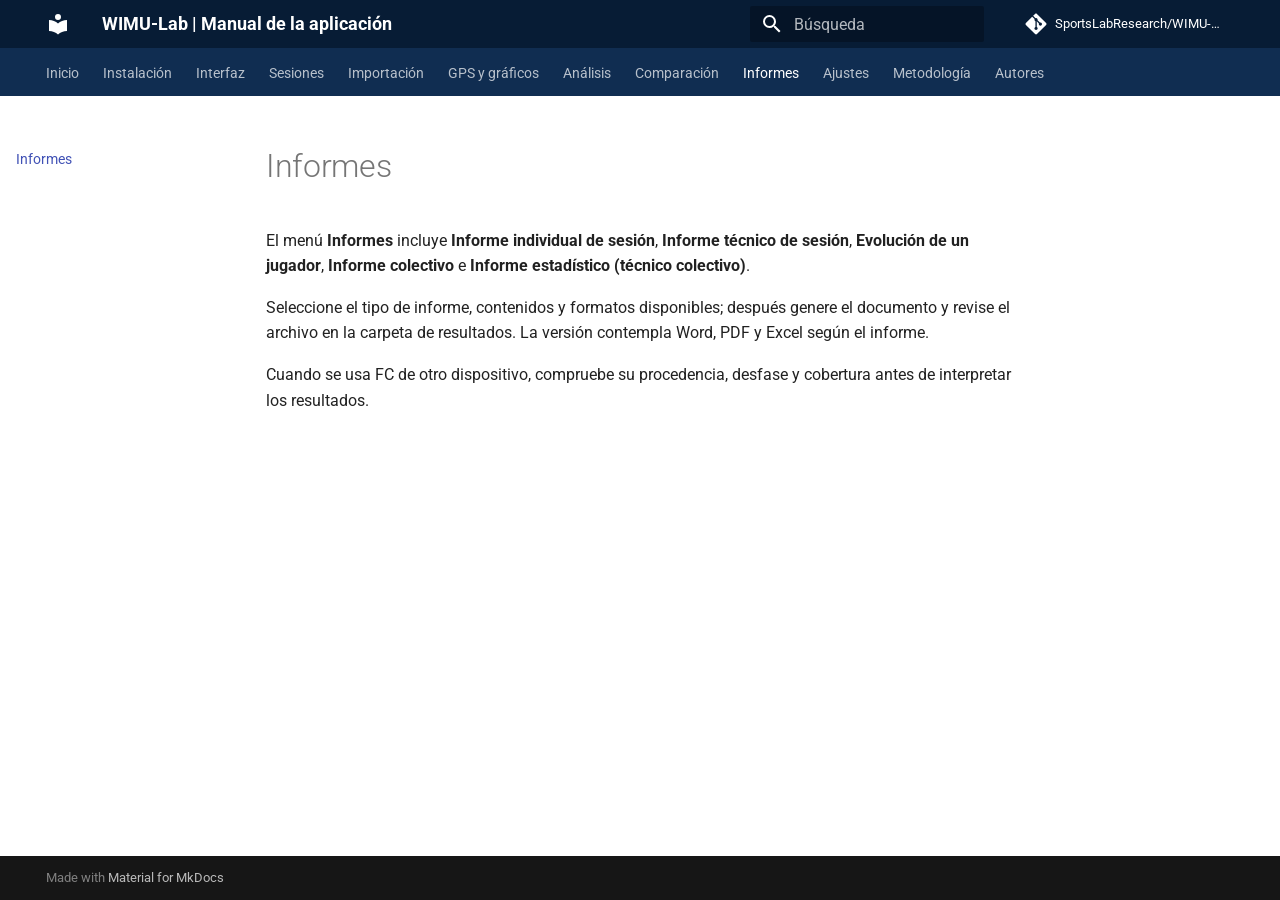
<file: informes/index.html>
<!doctype html>
<html lang="es" class="no-js">
  <head>
    
      <meta charset="utf-8">
      <meta name="viewport" content="width=device-width,initial-scale=1">
      
        <meta name="description" content="Manual de uso de WIMU-Lab v1.2.0">
      
      
      
        <link rel="canonical" href="https://sportslabresearch.github.io/WIMU-Lab/informes/">
      
      
        <link rel="prev" href="../comparacion/">
      
      
        <link rel="next" href="../ajustes/">
      
      
      <link rel="icon" href="../assets/images/favicon.png">
      <meta name="generator" content="mkdocs-1.6.1, mkdocs-material-9.6.22">
    
    
      
        <title>Informes - WIMU-Lab | Manual de la aplicación</title>
      
    
    
      <link rel="stylesheet" href="../assets/stylesheets/main.84d31ad4.min.css">
      
        
        <link rel="stylesheet" href="../assets/stylesheets/palette.06af60db.min.css">
      
      


    
    
      
    
    
      
        
        
        <link rel="preconnect" href="https://fonts.gstatic.com" crossorigin>
        <link rel="stylesheet" href="https://fonts.googleapis.com/css?family=Roboto:300,300i,400,400i,700,700i%7CRoboto+Mono:400,400i,700,700i&display=fallback">
        <style>:root{--md-text-font:"Roboto";--md-code-font:"Roboto Mono"}</style>
      
    
    
      <link rel="stylesheet" href="../stylesheets/extra.css">
    
    <script>__md_scope=new URL("..",location),__md_hash=e=>[...e].reduce(((e,_)=>(e<<5)-e+_.charCodeAt(0)),0),__md_get=(e,_=localStorage,t=__md_scope)=>JSON.parse(_.getItem(t.pathname+"."+e)),__md_set=(e,_,t=localStorage,a=__md_scope)=>{try{t.setItem(a.pathname+"."+e,JSON.stringify(_))}catch(e){}}</script>
    
      

    
    
    
  </head>
  
  
    
    
      
    
    
    
    
    <body dir="ltr" data-md-color-scheme="default" data-md-color-primary="indigo" data-md-color-accent="blue">
  
    
    <input class="md-toggle" data-md-toggle="drawer" type="checkbox" id="__drawer" autocomplete="off">
    <input class="md-toggle" data-md-toggle="search" type="checkbox" id="__search" autocomplete="off">
    <label class="md-overlay" for="__drawer"></label>
    <div data-md-component="skip">
      
        
        <a href="#informes" class="md-skip">
          Saltar a contenido
        </a>
      
    </div>
    <div data-md-component="announce">
      
    </div>
    
    
      

<header class="md-header" data-md-component="header">
  <nav class="md-header__inner md-grid" aria-label="Cabecera">
    <a href=".." title="WIMU-Lab | Manual de la aplicación" class="md-header__button md-logo" aria-label="WIMU-Lab | Manual de la aplicación" data-md-component="logo">
      
  
  <svg xmlns="http://www.w3.org/2000/svg" viewBox="0 0 24 24"><path d="M12 8a3 3 0 0 0 3-3 3 3 0 0 0-3-3 3 3 0 0 0-3 3 3 3 0 0 0 3 3m0 3.54C9.64 9.35 6.5 8 3 8v11c3.5 0 6.64 1.35 9 3.54 2.36-2.19 5.5-3.54 9-3.54V8c-3.5 0-6.64 1.35-9 3.54"/></svg>

    </a>
    <label class="md-header__button md-icon" for="__drawer">
      
      <svg xmlns="http://www.w3.org/2000/svg" viewBox="0 0 24 24"><path d="M3 6h18v2H3zm0 5h18v2H3zm0 5h18v2H3z"/></svg>
    </label>
    <div class="md-header__title" data-md-component="header-title">
      <div class="md-header__ellipsis">
        <div class="md-header__topic">
          <span class="md-ellipsis">
            WIMU-Lab | Manual de la aplicación
          </span>
        </div>
        <div class="md-header__topic" data-md-component="header-topic">
          <span class="md-ellipsis">
            
              Informes
            
          </span>
        </div>
      </div>
    </div>
    
      
        <form class="md-header__option" data-md-component="palette">
  
    
    
    
    <input class="md-option" data-md-color-media="" data-md-color-scheme="default" data-md-color-primary="indigo" data-md-color-accent="blue"  aria-hidden="true"  type="radio" name="__palette" id="__palette_0">
    
  
    
    
    
    <input class="md-option" data-md-color-media="" data-md-color-scheme="slate" data-md-color-primary="indigo" data-md-color-accent="blue"  aria-hidden="true"  type="radio" name="__palette" id="__palette_1">
    
  
</form>
      
    
    
      <script>var palette=__md_get("__palette");if(palette&&palette.color){if("(prefers-color-scheme)"===palette.color.media){var media=matchMedia("(prefers-color-scheme: light)"),input=document.querySelector(media.matches?"[data-md-color-media='(prefers-color-scheme: light)']":"[data-md-color-media='(prefers-color-scheme: dark)']");palette.color.media=input.getAttribute("data-md-color-media"),palette.color.scheme=input.getAttribute("data-md-color-scheme"),palette.color.primary=input.getAttribute("data-md-color-primary"),palette.color.accent=input.getAttribute("data-md-color-accent")}for(var[key,value]of Object.entries(palette.color))document.body.setAttribute("data-md-color-"+key,value)}</script>
    
    
    
      
      
        <label class="md-header__button md-icon" for="__search">
          
          <svg xmlns="http://www.w3.org/2000/svg" viewBox="0 0 24 24"><path d="M9.5 3A6.5 6.5 0 0 1 16 9.5c0 1.61-.59 3.09-1.56 4.23l.27.27h.79l5 5-1.5 1.5-5-5v-.79l-.27-.27A6.52 6.52 0 0 1 9.5 16 6.5 6.5 0 0 1 3 9.5 6.5 6.5 0 0 1 9.5 3m0 2C7 5 5 7 5 9.5S7 14 9.5 14 14 12 14 9.5 12 5 9.5 5"/></svg>
        </label>
        <div class="md-search" data-md-component="search" role="dialog">
  <label class="md-search__overlay" for="__search"></label>
  <div class="md-search__inner" role="search">
    <form class="md-search__form" name="search">
      <input type="text" class="md-search__input" name="query" aria-label="Búsqueda" placeholder="Búsqueda" autocapitalize="off" autocorrect="off" autocomplete="off" spellcheck="false" data-md-component="search-query" required>
      <label class="md-search__icon md-icon" for="__search">
        
        <svg xmlns="http://www.w3.org/2000/svg" viewBox="0 0 24 24"><path d="M9.5 3A6.5 6.5 0 0 1 16 9.5c0 1.61-.59 3.09-1.56 4.23l.27.27h.79l5 5-1.5 1.5-5-5v-.79l-.27-.27A6.52 6.52 0 0 1 9.5 16 6.5 6.5 0 0 1 3 9.5 6.5 6.5 0 0 1 9.5 3m0 2C7 5 5 7 5 9.5S7 14 9.5 14 14 12 14 9.5 12 5 9.5 5"/></svg>
        
        <svg xmlns="http://www.w3.org/2000/svg" viewBox="0 0 24 24"><path d="M20 11v2H8l5.5 5.5-1.42 1.42L4.16 12l7.92-7.92L13.5 5.5 8 11z"/></svg>
      </label>
      <nav class="md-search__options" aria-label="Buscar">
        
        <button type="reset" class="md-search__icon md-icon" title="Limpiar" aria-label="Limpiar" tabindex="-1">
          
          <svg xmlns="http://www.w3.org/2000/svg" viewBox="0 0 24 24"><path d="M19 6.41 17.59 5 12 10.59 6.41 5 5 6.41 10.59 12 5 17.59 6.41 19 12 13.41 17.59 19 19 17.59 13.41 12z"/></svg>
        </button>
      </nav>
      
    </form>
    <div class="md-search__output">
      <div class="md-search__scrollwrap" tabindex="0" data-md-scrollfix>
        <div class="md-search-result" data-md-component="search-result">
          <div class="md-search-result__meta">
            Inicializando búsqueda
          </div>
          <ol class="md-search-result__list" role="presentation"></ol>
        </div>
      </div>
    </div>
  </div>
</div>
      
    
    
      <div class="md-header__source">
        <a href="https://github.com/SportsLabResearch/WIMU-Lab" title="Ir al repositorio" class="md-source" data-md-component="source">
  <div class="md-source__icon md-icon">
    
    <svg xmlns="http://www.w3.org/2000/svg" viewBox="0 0 448 512"><!--! Font Awesome Free 7.1.0 by @fontawesome - https://fontawesome.com License - https://fontawesome.com/license/free (Icons: CC BY 4.0, Fonts: SIL OFL 1.1, Code: MIT License) Copyright 2025 Fonticons, Inc.--><path d="M439.6 236.1 244 40.5c-5.4-5.5-12.8-8.5-20.4-8.5s-15 3-20.4 8.4L162.5 81l51.5 51.5c27.1-9.1 52.7 16.8 43.4 43.7l49.7 49.7c34.2-11.8 61.2 31 35.5 56.7-26.5 26.5-70.2-2.9-56-37.3L240.3 199v121.9c25.3 12.5 22.3 41.8 9.1 55-6.4 6.4-15.2 10.1-24.3 10.1s-17.8-3.6-24.3-10.1c-17.6-17.6-11.1-46.9 11.2-56v-123c-20.8-8.5-24.6-30.7-18.6-45L142.6 101 8.5 235.1C3 240.6 0 247.9 0 255.5s3 15 8.5 20.4l195.6 195.7c5.4 5.4 12.7 8.4 20.4 8.4s15-3 20.4-8.4l194.7-194.7c5.4-5.4 8.4-12.8 8.4-20.4s-3-15-8.4-20.4"/></svg>
  </div>
  <div class="md-source__repository">
    SportsLabResearch/WIMU-Lab
  </div>
</a>
      </div>
    
  </nav>
  
</header>
    
    <div class="md-container" data-md-component="container">
      
      
        
          
            
<nav class="md-tabs" aria-label="Pestañas" data-md-component="tabs">
  <div class="md-grid">
    <ul class="md-tabs__list">
      
        
  
  
  
  
    <li class="md-tabs__item">
      <a href=".." class="md-tabs__link">
        
  
  
    
  
  Inicio

      </a>
    </li>
  

      
        
  
  
  
  
    <li class="md-tabs__item">
      <a href="../instalacion/" class="md-tabs__link">
        
  
  
    
  
  Instalación

      </a>
    </li>
  

      
        
  
  
  
  
    <li class="md-tabs__item">
      <a href="../interfaz/" class="md-tabs__link">
        
  
  
    
  
  Interfaz

      </a>
    </li>
  

      
        
  
  
  
  
    <li class="md-tabs__item">
      <a href="../sesiones/" class="md-tabs__link">
        
  
  
    
  
  Sesiones

      </a>
    </li>
  

      
        
  
  
  
  
    <li class="md-tabs__item">
      <a href="../importacion/" class="md-tabs__link">
        
  
  
    
  
  Importación

      </a>
    </li>
  

      
        
  
  
  
  
    <li class="md-tabs__item">
      <a href="../gps/" class="md-tabs__link">
        
  
  
    
  
  GPS y gráficos

      </a>
    </li>
  

      
        
  
  
  
  
    <li class="md-tabs__item">
      <a href="../analisis/" class="md-tabs__link">
        
  
  
    
  
  Análisis

      </a>
    </li>
  

      
        
  
  
  
  
    <li class="md-tabs__item">
      <a href="../comparacion/" class="md-tabs__link">
        
  
  
    
  
  Comparación

      </a>
    </li>
  

      
        
  
  
  
    
  
  
    <li class="md-tabs__item md-tabs__item--active">
      <a href="./" class="md-tabs__link">
        
  
  
    
  
  Informes

      </a>
    </li>
  

      
        
  
  
  
  
    <li class="md-tabs__item">
      <a href="../ajustes/" class="md-tabs__link">
        
  
  
    
  
  Ajustes

      </a>
    </li>
  

      
        
  
  
  
  
    <li class="md-tabs__item">
      <a href="../metodologia/" class="md-tabs__link">
        
  
  
    
  
  Metodología

      </a>
    </li>
  

      
        
  
  
  
  
    <li class="md-tabs__item">
      <a href="../autores/" class="md-tabs__link">
        
  
  
    
  
  Autores

      </a>
    </li>
  

      
    </ul>
  </div>
</nav>
          
        
      
      <main class="md-main" data-md-component="main">
        <div class="md-main__inner md-grid">
          
            
              
              <div class="md-sidebar md-sidebar--primary" data-md-component="sidebar" data-md-type="navigation" >
                <div class="md-sidebar__scrollwrap">
                  <div class="md-sidebar__inner">
                    


  


<nav class="md-nav md-nav--primary md-nav--lifted" aria-label="Navegación" data-md-level="0">
  <label class="md-nav__title" for="__drawer">
    <a href=".." title="WIMU-Lab | Manual de la aplicación" class="md-nav__button md-logo" aria-label="WIMU-Lab | Manual de la aplicación" data-md-component="logo">
      
  
  <svg xmlns="http://www.w3.org/2000/svg" viewBox="0 0 24 24"><path d="M12 8a3 3 0 0 0 3-3 3 3 0 0 0-3-3 3 3 0 0 0-3 3 3 3 0 0 0 3 3m0 3.54C9.64 9.35 6.5 8 3 8v11c3.5 0 6.64 1.35 9 3.54 2.36-2.19 5.5-3.54 9-3.54V8c-3.5 0-6.64 1.35-9 3.54"/></svg>

    </a>
    WIMU-Lab | Manual de la aplicación
  </label>
  
    <div class="md-nav__source">
      <a href="https://github.com/SportsLabResearch/WIMU-Lab" title="Ir al repositorio" class="md-source" data-md-component="source">
  <div class="md-source__icon md-icon">
    
    <svg xmlns="http://www.w3.org/2000/svg" viewBox="0 0 448 512"><!--! Font Awesome Free 7.1.0 by @fontawesome - https://fontawesome.com License - https://fontawesome.com/license/free (Icons: CC BY 4.0, Fonts: SIL OFL 1.1, Code: MIT License) Copyright 2025 Fonticons, Inc.--><path d="M439.6 236.1 244 40.5c-5.4-5.5-12.8-8.5-20.4-8.5s-15 3-20.4 8.4L162.5 81l51.5 51.5c27.1-9.1 52.7 16.8 43.4 43.7l49.7 49.7c34.2-11.8 61.2 31 35.5 56.7-26.5 26.5-70.2-2.9-56-37.3L240.3 199v121.9c25.3 12.5 22.3 41.8 9.1 55-6.4 6.4-15.2 10.1-24.3 10.1s-17.8-3.6-24.3-10.1c-17.6-17.6-11.1-46.9 11.2-56v-123c-20.8-8.5-24.6-30.7-18.6-45L142.6 101 8.5 235.1C3 240.6 0 247.9 0 255.5s3 15 8.5 20.4l195.6 195.7c5.4 5.4 12.7 8.4 20.4 8.4s15-3 20.4-8.4l194.7-194.7c5.4-5.4 8.4-12.8 8.4-20.4s-3-15-8.4-20.4"/></svg>
  </div>
  <div class="md-source__repository">
    SportsLabResearch/WIMU-Lab
  </div>
</a>
    </div>
  
  <ul class="md-nav__list" data-md-scrollfix>
    
      
      
  
  
  
  
    <li class="md-nav__item">
      <a href=".." class="md-nav__link">
        
  
  
  <span class="md-ellipsis">
    Inicio
    
  </span>
  

      </a>
    </li>
  

    
      
      
  
  
  
  
    <li class="md-nav__item">
      <a href="../instalacion/" class="md-nav__link">
        
  
  
  <span class="md-ellipsis">
    Instalación
    
  </span>
  

      </a>
    </li>
  

    
      
      
  
  
  
  
    <li class="md-nav__item">
      <a href="../interfaz/" class="md-nav__link">
        
  
  
  <span class="md-ellipsis">
    Interfaz
    
  </span>
  

      </a>
    </li>
  

    
      
      
  
  
  
  
    <li class="md-nav__item">
      <a href="../sesiones/" class="md-nav__link">
        
  
  
  <span class="md-ellipsis">
    Sesiones
    
  </span>
  

      </a>
    </li>
  

    
      
      
  
  
  
  
    <li class="md-nav__item">
      <a href="../importacion/" class="md-nav__link">
        
  
  
  <span class="md-ellipsis">
    Importación
    
  </span>
  

      </a>
    </li>
  

    
      
      
  
  
  
  
    <li class="md-nav__item">
      <a href="../gps/" class="md-nav__link">
        
  
  
  <span class="md-ellipsis">
    GPS y gráficos
    
  </span>
  

      </a>
    </li>
  

    
      
      
  
  
  
  
    <li class="md-nav__item">
      <a href="../analisis/" class="md-nav__link">
        
  
  
  <span class="md-ellipsis">
    Análisis
    
  </span>
  

      </a>
    </li>
  

    
      
      
  
  
  
  
    <li class="md-nav__item">
      <a href="../comparacion/" class="md-nav__link">
        
  
  
  <span class="md-ellipsis">
    Comparación
    
  </span>
  

      </a>
    </li>
  

    
      
      
  
  
    
  
  
  
    <li class="md-nav__item md-nav__item--active">
      
      <input class="md-nav__toggle md-toggle" type="checkbox" id="__toc">
      
      
        
      
      
      <a href="./" class="md-nav__link md-nav__link--active">
        
  
  
  <span class="md-ellipsis">
    Informes
    
  </span>
  

      </a>
      
    </li>
  

    
      
      
  
  
  
  
    <li class="md-nav__item">
      <a href="../ajustes/" class="md-nav__link">
        
  
  
  <span class="md-ellipsis">
    Ajustes
    
  </span>
  

      </a>
    </li>
  

    
      
      
  
  
  
  
    <li class="md-nav__item">
      <a href="../metodologia/" class="md-nav__link">
        
  
  
  <span class="md-ellipsis">
    Metodología
    
  </span>
  

      </a>
    </li>
  

    
      
      
  
  
  
  
    <li class="md-nav__item">
      <a href="../autores/" class="md-nav__link">
        
  
  
  <span class="md-ellipsis">
    Autores
    
  </span>
  

      </a>
    </li>
  

    
  </ul>
</nav>
                  </div>
                </div>
              </div>
            
            
              
              <div class="md-sidebar md-sidebar--secondary" data-md-component="sidebar" data-md-type="toc" >
                <div class="md-sidebar__scrollwrap">
                  <div class="md-sidebar__inner">
                    

<nav class="md-nav md-nav--secondary" aria-label="Tabla de contenidos">
  
  
  
    
  
  
</nav>
                  </div>
                </div>
              </div>
            
          
          
            <div class="md-content" data-md-component="content">
              <article class="md-content__inner md-typeset">
                
                  


  
  


<h1 id="informes">Informes</h1>
<p>El menú <strong>Informes</strong> incluye <strong>Informe individual de sesión</strong>, <strong>Informe técnico de sesión</strong>, <strong>Evolución de un jugador</strong>, <strong>Informe colectivo</strong> e <strong>Informe estadístico (técnico colectivo)</strong>.</p>
<p>Seleccione el tipo de informe, contenidos y formatos disponibles; después genere el documento y revise el archivo en la carpeta de resultados. La versión contempla Word, PDF y Excel según el informe.</p>
<p>Cuando se usa FC de otro dispositivo, compruebe su procedencia, desfase y cobertura antes de interpretar los resultados.</p>












                
              </article>
            </div>
          
          
<script>var target=document.getElementById(location.hash.slice(1));target&&target.name&&(target.checked=target.name.startsWith("__tabbed_"))</script>
        </div>
        
          <button type="button" class="md-top md-icon" data-md-component="top" hidden>
  
  <svg xmlns="http://www.w3.org/2000/svg" viewBox="0 0 24 24"><path d="M13 20h-2V8l-5.5 5.5-1.42-1.42L12 4.16l7.92 7.92-1.42 1.42L13 8z"/></svg>
  Volver al principio
</button>
        
      </main>
      
        <footer class="md-footer">
  
  <div class="md-footer-meta md-typeset">
    <div class="md-footer-meta__inner md-grid">
      <div class="md-copyright">
  
  
    Made with
    <a href="https://squidfunk.github.io/mkdocs-material/" target="_blank" rel="noopener">
      Material for MkDocs
    </a>
  
</div>
      
    </div>
  </div>
</footer>
      
    </div>
    <div class="md-dialog" data-md-component="dialog">
      <div class="md-dialog__inner md-typeset"></div>
    </div>
    
    
    
      
      <script id="__config" type="application/json">{"base": "..", "features": ["navigation.tabs", "navigation.top", "search.highlight"], "search": "../assets/javascripts/workers/search.973d3a69.min.js", "tags": null, "translations": {"clipboard.copied": "Copiado al portapapeles", "clipboard.copy": "Copiar al portapapeles", "search.result.more.one": "1 m\u00e1s en esta p\u00e1gina", "search.result.more.other": "# m\u00e1s en esta p\u00e1gina", "search.result.none": "No se encontraron documentos", "search.result.one": "1 documento encontrado", "search.result.other": "# documentos encontrados", "search.result.placeholder": "Teclee para comenzar b\u00fasqueda", "search.result.term.missing": "Falta", "select.version": "Seleccionar versi\u00f3n"}, "version": null}</script>
    
    
      <script src="../assets/javascripts/bundle.f55a23d4.min.js"></script>
      
    
  </body>
</html>
</file>
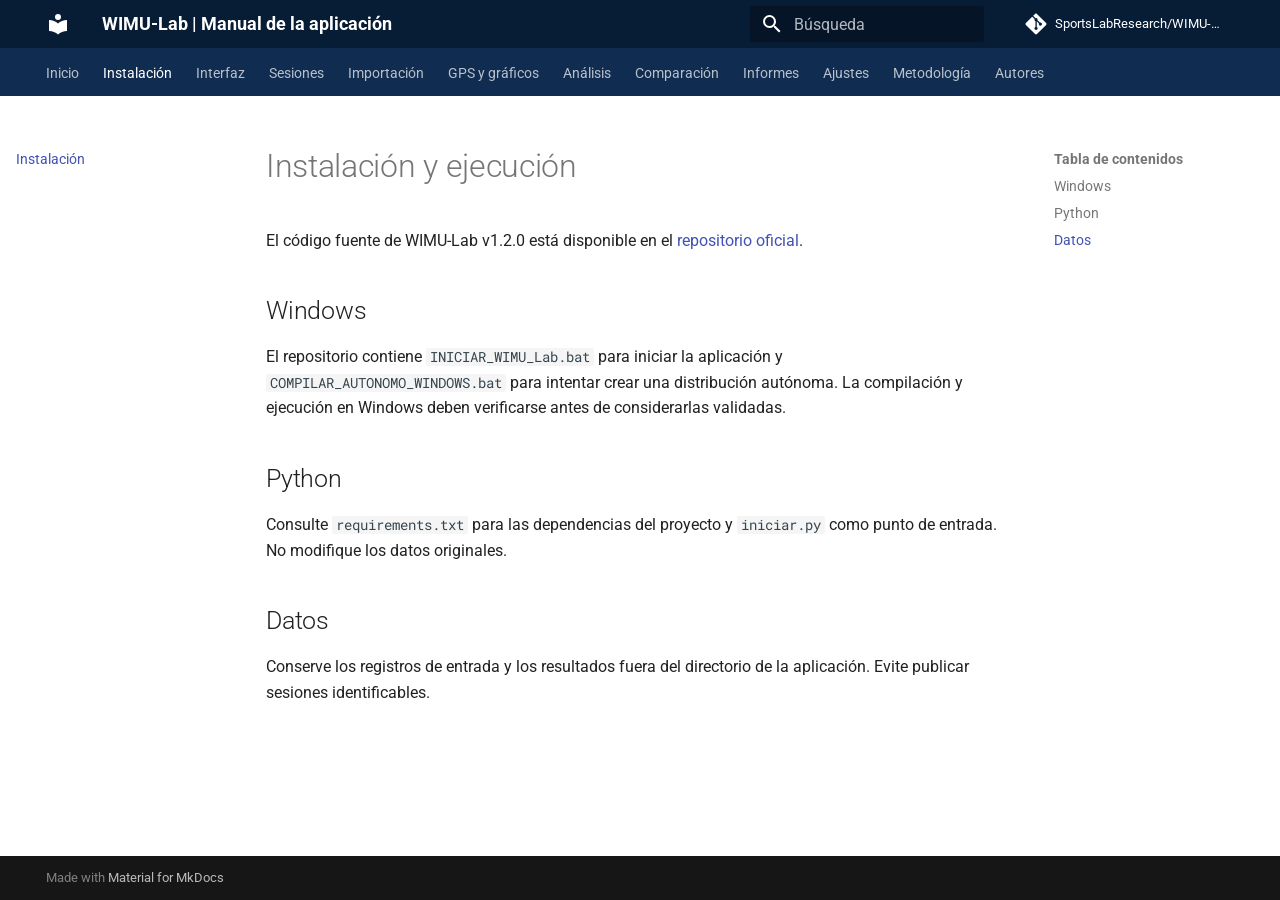
<file: instalacion/index.html>
<!doctype html>
<html lang="es" class="no-js">
  <head>
    
      <meta charset="utf-8">
      <meta name="viewport" content="width=device-width,initial-scale=1">
      
        <meta name="description" content="Manual de uso de WIMU-Lab v1.2.0">
      
      
      
        <link rel="canonical" href="https://sportslabresearch.github.io/WIMU-Lab/instalacion/">
      
      
        <link rel="prev" href="..">
      
      
        <link rel="next" href="../interfaz/">
      
      
      <link rel="icon" href="../assets/images/favicon.png">
      <meta name="generator" content="mkdocs-1.6.1, mkdocs-material-9.6.22">
    
    
      
        <title>Instalación - WIMU-Lab | Manual de la aplicación</title>
      
    
    
      <link rel="stylesheet" href="../assets/stylesheets/main.84d31ad4.min.css">
      
        
        <link rel="stylesheet" href="../assets/stylesheets/palette.06af60db.min.css">
      
      


    
    
      
    
    
      
        
        
        <link rel="preconnect" href="https://fonts.gstatic.com" crossorigin>
        <link rel="stylesheet" href="https://fonts.googleapis.com/css?family=Roboto:300,300i,400,400i,700,700i%7CRoboto+Mono:400,400i,700,700i&display=fallback">
        <style>:root{--md-text-font:"Roboto";--md-code-font:"Roboto Mono"}</style>
      
    
    
      <link rel="stylesheet" href="../stylesheets/extra.css">
    
    <script>__md_scope=new URL("..",location),__md_hash=e=>[...e].reduce(((e,_)=>(e<<5)-e+_.charCodeAt(0)),0),__md_get=(e,_=localStorage,t=__md_scope)=>JSON.parse(_.getItem(t.pathname+"."+e)),__md_set=(e,_,t=localStorage,a=__md_scope)=>{try{t.setItem(a.pathname+"."+e,JSON.stringify(_))}catch(e){}}</script>
    
      

    
    
    
  </head>
  
  
    
    
      
    
    
    
    
    <body dir="ltr" data-md-color-scheme="default" data-md-color-primary="indigo" data-md-color-accent="blue">
  
    
    <input class="md-toggle" data-md-toggle="drawer" type="checkbox" id="__drawer" autocomplete="off">
    <input class="md-toggle" data-md-toggle="search" type="checkbox" id="__search" autocomplete="off">
    <label class="md-overlay" for="__drawer"></label>
    <div data-md-component="skip">
      
        
        <a href="#instalacion-y-ejecucion" class="md-skip">
          Saltar a contenido
        </a>
      
    </div>
    <div data-md-component="announce">
      
    </div>
    
    
      

<header class="md-header" data-md-component="header">
  <nav class="md-header__inner md-grid" aria-label="Cabecera">
    <a href=".." title="WIMU-Lab | Manual de la aplicación" class="md-header__button md-logo" aria-label="WIMU-Lab | Manual de la aplicación" data-md-component="logo">
      
  
  <svg xmlns="http://www.w3.org/2000/svg" viewBox="0 0 24 24"><path d="M12 8a3 3 0 0 0 3-3 3 3 0 0 0-3-3 3 3 0 0 0-3 3 3 3 0 0 0 3 3m0 3.54C9.64 9.35 6.5 8 3 8v11c3.5 0 6.64 1.35 9 3.54 2.36-2.19 5.5-3.54 9-3.54V8c-3.5 0-6.64 1.35-9 3.54"/></svg>

    </a>
    <label class="md-header__button md-icon" for="__drawer">
      
      <svg xmlns="http://www.w3.org/2000/svg" viewBox="0 0 24 24"><path d="M3 6h18v2H3zm0 5h18v2H3zm0 5h18v2H3z"/></svg>
    </label>
    <div class="md-header__title" data-md-component="header-title">
      <div class="md-header__ellipsis">
        <div class="md-header__topic">
          <span class="md-ellipsis">
            WIMU-Lab | Manual de la aplicación
          </span>
        </div>
        <div class="md-header__topic" data-md-component="header-topic">
          <span class="md-ellipsis">
            
              Instalación
            
          </span>
        </div>
      </div>
    </div>
    
      
        <form class="md-header__option" data-md-component="palette">
  
    
    
    
    <input class="md-option" data-md-color-media="" data-md-color-scheme="default" data-md-color-primary="indigo" data-md-color-accent="blue"  aria-hidden="true"  type="radio" name="__palette" id="__palette_0">
    
  
    
    
    
    <input class="md-option" data-md-color-media="" data-md-color-scheme="slate" data-md-color-primary="indigo" data-md-color-accent="blue"  aria-hidden="true"  type="radio" name="__palette" id="__palette_1">
    
  
</form>
      
    
    
      <script>var palette=__md_get("__palette");if(palette&&palette.color){if("(prefers-color-scheme)"===palette.color.media){var media=matchMedia("(prefers-color-scheme: light)"),input=document.querySelector(media.matches?"[data-md-color-media='(prefers-color-scheme: light)']":"[data-md-color-media='(prefers-color-scheme: dark)']");palette.color.media=input.getAttribute("data-md-color-media"),palette.color.scheme=input.getAttribute("data-md-color-scheme"),palette.color.primary=input.getAttribute("data-md-color-primary"),palette.color.accent=input.getAttribute("data-md-color-accent")}for(var[key,value]of Object.entries(palette.color))document.body.setAttribute("data-md-color-"+key,value)}</script>
    
    
    
      
      
        <label class="md-header__button md-icon" for="__search">
          
          <svg xmlns="http://www.w3.org/2000/svg" viewBox="0 0 24 24"><path d="M9.5 3A6.5 6.5 0 0 1 16 9.5c0 1.61-.59 3.09-1.56 4.23l.27.27h.79l5 5-1.5 1.5-5-5v-.79l-.27-.27A6.52 6.52 0 0 1 9.5 16 6.5 6.5 0 0 1 3 9.5 6.5 6.5 0 0 1 9.5 3m0 2C7 5 5 7 5 9.5S7 14 9.5 14 14 12 14 9.5 12 5 9.5 5"/></svg>
        </label>
        <div class="md-search" data-md-component="search" role="dialog">
  <label class="md-search__overlay" for="__search"></label>
  <div class="md-search__inner" role="search">
    <form class="md-search__form" name="search">
      <input type="text" class="md-search__input" name="query" aria-label="Búsqueda" placeholder="Búsqueda" autocapitalize="off" autocorrect="off" autocomplete="off" spellcheck="false" data-md-component="search-query" required>
      <label class="md-search__icon md-icon" for="__search">
        
        <svg xmlns="http://www.w3.org/2000/svg" viewBox="0 0 24 24"><path d="M9.5 3A6.5 6.5 0 0 1 16 9.5c0 1.61-.59 3.09-1.56 4.23l.27.27h.79l5 5-1.5 1.5-5-5v-.79l-.27-.27A6.52 6.52 0 0 1 9.5 16 6.5 6.5 0 0 1 3 9.5 6.5 6.5 0 0 1 9.5 3m0 2C7 5 5 7 5 9.5S7 14 9.5 14 14 12 14 9.5 12 5 9.5 5"/></svg>
        
        <svg xmlns="http://www.w3.org/2000/svg" viewBox="0 0 24 24"><path d="M20 11v2H8l5.5 5.5-1.42 1.42L4.16 12l7.92-7.92L13.5 5.5 8 11z"/></svg>
      </label>
      <nav class="md-search__options" aria-label="Buscar">
        
        <button type="reset" class="md-search__icon md-icon" title="Limpiar" aria-label="Limpiar" tabindex="-1">
          
          <svg xmlns="http://www.w3.org/2000/svg" viewBox="0 0 24 24"><path d="M19 6.41 17.59 5 12 10.59 6.41 5 5 6.41 10.59 12 5 17.59 6.41 19 12 13.41 17.59 19 19 17.59 13.41 12z"/></svg>
        </button>
      </nav>
      
    </form>
    <div class="md-search__output">
      <div class="md-search__scrollwrap" tabindex="0" data-md-scrollfix>
        <div class="md-search-result" data-md-component="search-result">
          <div class="md-search-result__meta">
            Inicializando búsqueda
          </div>
          <ol class="md-search-result__list" role="presentation"></ol>
        </div>
      </div>
    </div>
  </div>
</div>
      
    
    
      <div class="md-header__source">
        <a href="https://github.com/SportsLabResearch/WIMU-Lab" title="Ir al repositorio" class="md-source" data-md-component="source">
  <div class="md-source__icon md-icon">
    
    <svg xmlns="http://www.w3.org/2000/svg" viewBox="0 0 448 512"><!--! Font Awesome Free 7.1.0 by @fontawesome - https://fontawesome.com License - https://fontawesome.com/license/free (Icons: CC BY 4.0, Fonts: SIL OFL 1.1, Code: MIT License) Copyright 2025 Fonticons, Inc.--><path d="M439.6 236.1 244 40.5c-5.4-5.5-12.8-8.5-20.4-8.5s-15 3-20.4 8.4L162.5 81l51.5 51.5c27.1-9.1 52.7 16.8 43.4 43.7l49.7 49.7c34.2-11.8 61.2 31 35.5 56.7-26.5 26.5-70.2-2.9-56-37.3L240.3 199v121.9c25.3 12.5 22.3 41.8 9.1 55-6.4 6.4-15.2 10.1-24.3 10.1s-17.8-3.6-24.3-10.1c-17.6-17.6-11.1-46.9 11.2-56v-123c-20.8-8.5-24.6-30.7-18.6-45L142.6 101 8.5 235.1C3 240.6 0 247.9 0 255.5s3 15 8.5 20.4l195.6 195.7c5.4 5.4 12.7 8.4 20.4 8.4s15-3 20.4-8.4l194.7-194.7c5.4-5.4 8.4-12.8 8.4-20.4s-3-15-8.4-20.4"/></svg>
  </div>
  <div class="md-source__repository">
    SportsLabResearch/WIMU-Lab
  </div>
</a>
      </div>
    
  </nav>
  
</header>
    
    <div class="md-container" data-md-component="container">
      
      
        
          
            
<nav class="md-tabs" aria-label="Pestañas" data-md-component="tabs">
  <div class="md-grid">
    <ul class="md-tabs__list">
      
        
  
  
  
  
    <li class="md-tabs__item">
      <a href=".." class="md-tabs__link">
        
  
  
    
  
  Inicio

      </a>
    </li>
  

      
        
  
  
  
    
  
  
    <li class="md-tabs__item md-tabs__item--active">
      <a href="./" class="md-tabs__link">
        
  
  
    
  
  Instalación

      </a>
    </li>
  

      
        
  
  
  
  
    <li class="md-tabs__item">
      <a href="../interfaz/" class="md-tabs__link">
        
  
  
    
  
  Interfaz

      </a>
    </li>
  

      
        
  
  
  
  
    <li class="md-tabs__item">
      <a href="../sesiones/" class="md-tabs__link">
        
  
  
    
  
  Sesiones

      </a>
    </li>
  

      
        
  
  
  
  
    <li class="md-tabs__item">
      <a href="../importacion/" class="md-tabs__link">
        
  
  
    
  
  Importación

      </a>
    </li>
  

      
        
  
  
  
  
    <li class="md-tabs__item">
      <a href="../gps/" class="md-tabs__link">
        
  
  
    
  
  GPS y gráficos

      </a>
    </li>
  

      
        
  
  
  
  
    <li class="md-tabs__item">
      <a href="../analisis/" class="md-tabs__link">
        
  
  
    
  
  Análisis

      </a>
    </li>
  

      
        
  
  
  
  
    <li class="md-tabs__item">
      <a href="../comparacion/" class="md-tabs__link">
        
  
  
    
  
  Comparación

      </a>
    </li>
  

      
        
  
  
  
  
    <li class="md-tabs__item">
      <a href="../informes/" class="md-tabs__link">
        
  
  
    
  
  Informes

      </a>
    </li>
  

      
        
  
  
  
  
    <li class="md-tabs__item">
      <a href="../ajustes/" class="md-tabs__link">
        
  
  
    
  
  Ajustes

      </a>
    </li>
  

      
        
  
  
  
  
    <li class="md-tabs__item">
      <a href="../metodologia/" class="md-tabs__link">
        
  
  
    
  
  Metodología

      </a>
    </li>
  

      
        
  
  
  
  
    <li class="md-tabs__item">
      <a href="../autores/" class="md-tabs__link">
        
  
  
    
  
  Autores

      </a>
    </li>
  

      
    </ul>
  </div>
</nav>
          
        
      
      <main class="md-main" data-md-component="main">
        <div class="md-main__inner md-grid">
          
            
              
              <div class="md-sidebar md-sidebar--primary" data-md-component="sidebar" data-md-type="navigation" >
                <div class="md-sidebar__scrollwrap">
                  <div class="md-sidebar__inner">
                    


  


<nav class="md-nav md-nav--primary md-nav--lifted" aria-label="Navegación" data-md-level="0">
  <label class="md-nav__title" for="__drawer">
    <a href=".." title="WIMU-Lab | Manual de la aplicación" class="md-nav__button md-logo" aria-label="WIMU-Lab | Manual de la aplicación" data-md-component="logo">
      
  
  <svg xmlns="http://www.w3.org/2000/svg" viewBox="0 0 24 24"><path d="M12 8a3 3 0 0 0 3-3 3 3 0 0 0-3-3 3 3 0 0 0-3 3 3 3 0 0 0 3 3m0 3.54C9.64 9.35 6.5 8 3 8v11c3.5 0 6.64 1.35 9 3.54 2.36-2.19 5.5-3.54 9-3.54V8c-3.5 0-6.64 1.35-9 3.54"/></svg>

    </a>
    WIMU-Lab | Manual de la aplicación
  </label>
  
    <div class="md-nav__source">
      <a href="https://github.com/SportsLabResearch/WIMU-Lab" title="Ir al repositorio" class="md-source" data-md-component="source">
  <div class="md-source__icon md-icon">
    
    <svg xmlns="http://www.w3.org/2000/svg" viewBox="0 0 448 512"><!--! Font Awesome Free 7.1.0 by @fontawesome - https://fontawesome.com License - https://fontawesome.com/license/free (Icons: CC BY 4.0, Fonts: SIL OFL 1.1, Code: MIT License) Copyright 2025 Fonticons, Inc.--><path d="M439.6 236.1 244 40.5c-5.4-5.5-12.8-8.5-20.4-8.5s-15 3-20.4 8.4L162.5 81l51.5 51.5c27.1-9.1 52.7 16.8 43.4 43.7l49.7 49.7c34.2-11.8 61.2 31 35.5 56.7-26.5 26.5-70.2-2.9-56-37.3L240.3 199v121.9c25.3 12.5 22.3 41.8 9.1 55-6.4 6.4-15.2 10.1-24.3 10.1s-17.8-3.6-24.3-10.1c-17.6-17.6-11.1-46.9 11.2-56v-123c-20.8-8.5-24.6-30.7-18.6-45L142.6 101 8.5 235.1C3 240.6 0 247.9 0 255.5s3 15 8.5 20.4l195.6 195.7c5.4 5.4 12.7 8.4 20.4 8.4s15-3 20.4-8.4l194.7-194.7c5.4-5.4 8.4-12.8 8.4-20.4s-3-15-8.4-20.4"/></svg>
  </div>
  <div class="md-source__repository">
    SportsLabResearch/WIMU-Lab
  </div>
</a>
    </div>
  
  <ul class="md-nav__list" data-md-scrollfix>
    
      
      
  
  
  
  
    <li class="md-nav__item">
      <a href=".." class="md-nav__link">
        
  
  
  <span class="md-ellipsis">
    Inicio
    
  </span>
  

      </a>
    </li>
  

    
      
      
  
  
    
  
  
  
    <li class="md-nav__item md-nav__item--active">
      
      <input class="md-nav__toggle md-toggle" type="checkbox" id="__toc">
      
      
        
      
      
        <label class="md-nav__link md-nav__link--active" for="__toc">
          
  
  
  <span class="md-ellipsis">
    Instalación
    
  </span>
  

          <span class="md-nav__icon md-icon"></span>
        </label>
      
      <a href="./" class="md-nav__link md-nav__link--active">
        
  
  
  <span class="md-ellipsis">
    Instalación
    
  </span>
  

      </a>
      
        

<nav class="md-nav md-nav--secondary" aria-label="Tabla de contenidos">
  
  
  
    
  
  
    <label class="md-nav__title" for="__toc">
      <span class="md-nav__icon md-icon"></span>
      Tabla de contenidos
    </label>
    <ul class="md-nav__list" data-md-component="toc" data-md-scrollfix>
      
        <li class="md-nav__item">
  <a href="#windows" class="md-nav__link">
    <span class="md-ellipsis">
      Windows
    </span>
  </a>
  
</li>
      
        <li class="md-nav__item">
  <a href="#python" class="md-nav__link">
    <span class="md-ellipsis">
      Python
    </span>
  </a>
  
</li>
      
        <li class="md-nav__item">
  <a href="#datos" class="md-nav__link">
    <span class="md-ellipsis">
      Datos
    </span>
  </a>
  
</li>
      
    </ul>
  
</nav>
      
    </li>
  

    
      
      
  
  
  
  
    <li class="md-nav__item">
      <a href="../interfaz/" class="md-nav__link">
        
  
  
  <span class="md-ellipsis">
    Interfaz
    
  </span>
  

      </a>
    </li>
  

    
      
      
  
  
  
  
    <li class="md-nav__item">
      <a href="../sesiones/" class="md-nav__link">
        
  
  
  <span class="md-ellipsis">
    Sesiones
    
  </span>
  

      </a>
    </li>
  

    
      
      
  
  
  
  
    <li class="md-nav__item">
      <a href="../importacion/" class="md-nav__link">
        
  
  
  <span class="md-ellipsis">
    Importación
    
  </span>
  

      </a>
    </li>
  

    
      
      
  
  
  
  
    <li class="md-nav__item">
      <a href="../gps/" class="md-nav__link">
        
  
  
  <span class="md-ellipsis">
    GPS y gráficos
    
  </span>
  

      </a>
    </li>
  

    
      
      
  
  
  
  
    <li class="md-nav__item">
      <a href="../analisis/" class="md-nav__link">
        
  
  
  <span class="md-ellipsis">
    Análisis
    
  </span>
  

      </a>
    </li>
  

    
      
      
  
  
  
  
    <li class="md-nav__item">
      <a href="../comparacion/" class="md-nav__link">
        
  
  
  <span class="md-ellipsis">
    Comparación
    
  </span>
  

      </a>
    </li>
  

    
      
      
  
  
  
  
    <li class="md-nav__item">
      <a href="../informes/" class="md-nav__link">
        
  
  
  <span class="md-ellipsis">
    Informes
    
  </span>
  

      </a>
    </li>
  

    
      
      
  
  
  
  
    <li class="md-nav__item">
      <a href="../ajustes/" class="md-nav__link">
        
  
  
  <span class="md-ellipsis">
    Ajustes
    
  </span>
  

      </a>
    </li>
  

    
      
      
  
  
  
  
    <li class="md-nav__item">
      <a href="../metodologia/" class="md-nav__link">
        
  
  
  <span class="md-ellipsis">
    Metodología
    
  </span>
  

      </a>
    </li>
  

    
      
      
  
  
  
  
    <li class="md-nav__item">
      <a href="../autores/" class="md-nav__link">
        
  
  
  <span class="md-ellipsis">
    Autores
    
  </span>
  

      </a>
    </li>
  

    
  </ul>
</nav>
                  </div>
                </div>
              </div>
            
            
              
              <div class="md-sidebar md-sidebar--secondary" data-md-component="sidebar" data-md-type="toc" >
                <div class="md-sidebar__scrollwrap">
                  <div class="md-sidebar__inner">
                    

<nav class="md-nav md-nav--secondary" aria-label="Tabla de contenidos">
  
  
  
    
  
  
    <label class="md-nav__title" for="__toc">
      <span class="md-nav__icon md-icon"></span>
      Tabla de contenidos
    </label>
    <ul class="md-nav__list" data-md-component="toc" data-md-scrollfix>
      
        <li class="md-nav__item">
  <a href="#windows" class="md-nav__link">
    <span class="md-ellipsis">
      Windows
    </span>
  </a>
  
</li>
      
        <li class="md-nav__item">
  <a href="#python" class="md-nav__link">
    <span class="md-ellipsis">
      Python
    </span>
  </a>
  
</li>
      
        <li class="md-nav__item">
  <a href="#datos" class="md-nav__link">
    <span class="md-ellipsis">
      Datos
    </span>
  </a>
  
</li>
      
    </ul>
  
</nav>
                  </div>
                </div>
              </div>
            
          
          
            <div class="md-content" data-md-component="content">
              <article class="md-content__inner md-typeset">
                
                  


  
  


<h1 id="instalacion-y-ejecucion">Instalación y ejecución</h1>
<p>El código fuente de WIMU-Lab v1.2.0 está disponible en el <a href="https://github.com/SportsLabResearch/WIMU-Lab">repositorio oficial</a>.</p>
<h2 id="windows">Windows</h2>
<p>El repositorio contiene <code>INICIAR_WIMU_Lab.bat</code> para iniciar la aplicación y <code>COMPILAR_AUTONOMO_WINDOWS.bat</code> para intentar crear una distribución autónoma. La compilación y ejecución en Windows deben verificarse antes de considerarlas validadas.</p>
<h2 id="python">Python</h2>
<p>Consulte <code>requirements.txt</code> para las dependencias del proyecto y <code>iniciar.py</code> como punto de entrada. No modifique los datos originales.</p>
<h2 id="datos">Datos</h2>
<p>Conserve los registros de entrada y los resultados fuera del directorio de la aplicación. Evite publicar sesiones identificables.</p>












                
              </article>
            </div>
          
          
<script>var target=document.getElementById(location.hash.slice(1));target&&target.name&&(target.checked=target.name.startsWith("__tabbed_"))</script>
        </div>
        
          <button type="button" class="md-top md-icon" data-md-component="top" hidden>
  
  <svg xmlns="http://www.w3.org/2000/svg" viewBox="0 0 24 24"><path d="M13 20h-2V8l-5.5 5.5-1.42-1.42L12 4.16l7.92 7.92-1.42 1.42L13 8z"/></svg>
  Volver al principio
</button>
        
      </main>
      
        <footer class="md-footer">
  
  <div class="md-footer-meta md-typeset">
    <div class="md-footer-meta__inner md-grid">
      <div class="md-copyright">
  
  
    Made with
    <a href="https://squidfunk.github.io/mkdocs-material/" target="_blank" rel="noopener">
      Material for MkDocs
    </a>
  
</div>
      
    </div>
  </div>
</footer>
      
    </div>
    <div class="md-dialog" data-md-component="dialog">
      <div class="md-dialog__inner md-typeset"></div>
    </div>
    
    
    
      
      <script id="__config" type="application/json">{"base": "..", "features": ["navigation.tabs", "navigation.top", "search.highlight"], "search": "../assets/javascripts/workers/search.973d3a69.min.js", "tags": null, "translations": {"clipboard.copied": "Copiado al portapapeles", "clipboard.copy": "Copiar al portapapeles", "search.result.more.one": "1 m\u00e1s en esta p\u00e1gina", "search.result.more.other": "# m\u00e1s en esta p\u00e1gina", "search.result.none": "No se encontraron documentos", "search.result.one": "1 documento encontrado", "search.result.other": "# documentos encontrados", "search.result.placeholder": "Teclee para comenzar b\u00fasqueda", "search.result.term.missing": "Falta", "select.version": "Seleccionar versi\u00f3n"}, "version": null}</script>
    
    
      <script src="../assets/javascripts/bundle.f55a23d4.min.js"></script>
      
    
  </body>
</html>
</file>
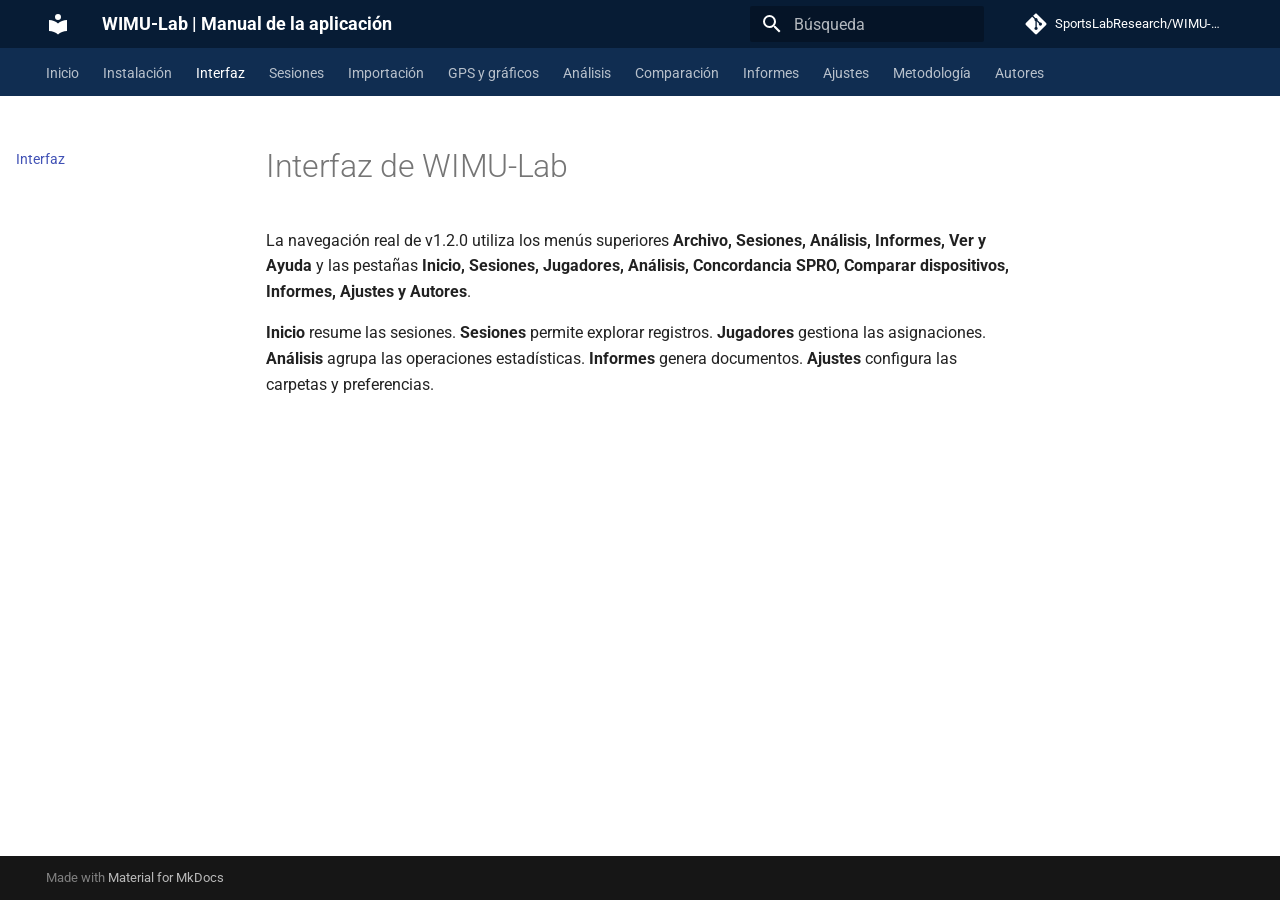
<file: interfaz/index.html>
<!doctype html>
<html lang="es" class="no-js">
  <head>
    
      <meta charset="utf-8">
      <meta name="viewport" content="width=device-width,initial-scale=1">
      
        <meta name="description" content="Manual de uso de WIMU-Lab v1.2.0">
      
      
      
        <link rel="canonical" href="https://sportslabresearch.github.io/WIMU-Lab/interfaz/">
      
      
        <link rel="prev" href="../instalacion/">
      
      
        <link rel="next" href="../sesiones/">
      
      
      <link rel="icon" href="../assets/images/favicon.png">
      <meta name="generator" content="mkdocs-1.6.1, mkdocs-material-9.6.22">
    
    
      
        <title>Interfaz - WIMU-Lab | Manual de la aplicación</title>
      
    
    
      <link rel="stylesheet" href="../assets/stylesheets/main.84d31ad4.min.css">
      
        
        <link rel="stylesheet" href="../assets/stylesheets/palette.06af60db.min.css">
      
      


    
    
      
    
    
      
        
        
        <link rel="preconnect" href="https://fonts.gstatic.com" crossorigin>
        <link rel="stylesheet" href="https://fonts.googleapis.com/css?family=Roboto:300,300i,400,400i,700,700i%7CRoboto+Mono:400,400i,700,700i&display=fallback">
        <style>:root{--md-text-font:"Roboto";--md-code-font:"Roboto Mono"}</style>
      
    
    
      <link rel="stylesheet" href="../stylesheets/extra.css">
    
    <script>__md_scope=new URL("..",location),__md_hash=e=>[...e].reduce(((e,_)=>(e<<5)-e+_.charCodeAt(0)),0),__md_get=(e,_=localStorage,t=__md_scope)=>JSON.parse(_.getItem(t.pathname+"."+e)),__md_set=(e,_,t=localStorage,a=__md_scope)=>{try{t.setItem(a.pathname+"."+e,JSON.stringify(_))}catch(e){}}</script>
    
      

    
    
    
  </head>
  
  
    
    
      
    
    
    
    
    <body dir="ltr" data-md-color-scheme="default" data-md-color-primary="indigo" data-md-color-accent="blue">
  
    
    <input class="md-toggle" data-md-toggle="drawer" type="checkbox" id="__drawer" autocomplete="off">
    <input class="md-toggle" data-md-toggle="search" type="checkbox" id="__search" autocomplete="off">
    <label class="md-overlay" for="__drawer"></label>
    <div data-md-component="skip">
      
        
        <a href="#interfaz-de-wimu-lab" class="md-skip">
          Saltar a contenido
        </a>
      
    </div>
    <div data-md-component="announce">
      
    </div>
    
    
      

<header class="md-header" data-md-component="header">
  <nav class="md-header__inner md-grid" aria-label="Cabecera">
    <a href=".." title="WIMU-Lab | Manual de la aplicación" class="md-header__button md-logo" aria-label="WIMU-Lab | Manual de la aplicación" data-md-component="logo">
      
  
  <svg xmlns="http://www.w3.org/2000/svg" viewBox="0 0 24 24"><path d="M12 8a3 3 0 0 0 3-3 3 3 0 0 0-3-3 3 3 0 0 0-3 3 3 3 0 0 0 3 3m0 3.54C9.64 9.35 6.5 8 3 8v11c3.5 0 6.64 1.35 9 3.54 2.36-2.19 5.5-3.54 9-3.54V8c-3.5 0-6.64 1.35-9 3.54"/></svg>

    </a>
    <label class="md-header__button md-icon" for="__drawer">
      
      <svg xmlns="http://www.w3.org/2000/svg" viewBox="0 0 24 24"><path d="M3 6h18v2H3zm0 5h18v2H3zm0 5h18v2H3z"/></svg>
    </label>
    <div class="md-header__title" data-md-component="header-title">
      <div class="md-header__ellipsis">
        <div class="md-header__topic">
          <span class="md-ellipsis">
            WIMU-Lab | Manual de la aplicación
          </span>
        </div>
        <div class="md-header__topic" data-md-component="header-topic">
          <span class="md-ellipsis">
            
              Interfaz
            
          </span>
        </div>
      </div>
    </div>
    
      
        <form class="md-header__option" data-md-component="palette">
  
    
    
    
    <input class="md-option" data-md-color-media="" data-md-color-scheme="default" data-md-color-primary="indigo" data-md-color-accent="blue"  aria-hidden="true"  type="radio" name="__palette" id="__palette_0">
    
  
    
    
    
    <input class="md-option" data-md-color-media="" data-md-color-scheme="slate" data-md-color-primary="indigo" data-md-color-accent="blue"  aria-hidden="true"  type="radio" name="__palette" id="__palette_1">
    
  
</form>
      
    
    
      <script>var palette=__md_get("__palette");if(palette&&palette.color){if("(prefers-color-scheme)"===palette.color.media){var media=matchMedia("(prefers-color-scheme: light)"),input=document.querySelector(media.matches?"[data-md-color-media='(prefers-color-scheme: light)']":"[data-md-color-media='(prefers-color-scheme: dark)']");palette.color.media=input.getAttribute("data-md-color-media"),palette.color.scheme=input.getAttribute("data-md-color-scheme"),palette.color.primary=input.getAttribute("data-md-color-primary"),palette.color.accent=input.getAttribute("data-md-color-accent")}for(var[key,value]of Object.entries(palette.color))document.body.setAttribute("data-md-color-"+key,value)}</script>
    
    
    
      
      
        <label class="md-header__button md-icon" for="__search">
          
          <svg xmlns="http://www.w3.org/2000/svg" viewBox="0 0 24 24"><path d="M9.5 3A6.5 6.5 0 0 1 16 9.5c0 1.61-.59 3.09-1.56 4.23l.27.27h.79l5 5-1.5 1.5-5-5v-.79l-.27-.27A6.52 6.52 0 0 1 9.5 16 6.5 6.5 0 0 1 3 9.5 6.5 6.5 0 0 1 9.5 3m0 2C7 5 5 7 5 9.5S7 14 9.5 14 14 12 14 9.5 12 5 9.5 5"/></svg>
        </label>
        <div class="md-search" data-md-component="search" role="dialog">
  <label class="md-search__overlay" for="__search"></label>
  <div class="md-search__inner" role="search">
    <form class="md-search__form" name="search">
      <input type="text" class="md-search__input" name="query" aria-label="Búsqueda" placeholder="Búsqueda" autocapitalize="off" autocorrect="off" autocomplete="off" spellcheck="false" data-md-component="search-query" required>
      <label class="md-search__icon md-icon" for="__search">
        
        <svg xmlns="http://www.w3.org/2000/svg" viewBox="0 0 24 24"><path d="M9.5 3A6.5 6.5 0 0 1 16 9.5c0 1.61-.59 3.09-1.56 4.23l.27.27h.79l5 5-1.5 1.5-5-5v-.79l-.27-.27A6.52 6.52 0 0 1 9.5 16 6.5 6.5 0 0 1 3 9.5 6.5 6.5 0 0 1 9.5 3m0 2C7 5 5 7 5 9.5S7 14 9.5 14 14 12 14 9.5 12 5 9.5 5"/></svg>
        
        <svg xmlns="http://www.w3.org/2000/svg" viewBox="0 0 24 24"><path d="M20 11v2H8l5.5 5.5-1.42 1.42L4.16 12l7.92-7.92L13.5 5.5 8 11z"/></svg>
      </label>
      <nav class="md-search__options" aria-label="Buscar">
        
        <button type="reset" class="md-search__icon md-icon" title="Limpiar" aria-label="Limpiar" tabindex="-1">
          
          <svg xmlns="http://www.w3.org/2000/svg" viewBox="0 0 24 24"><path d="M19 6.41 17.59 5 12 10.59 6.41 5 5 6.41 10.59 12 5 17.59 6.41 19 12 13.41 17.59 19 19 17.59 13.41 12z"/></svg>
        </button>
      </nav>
      
    </form>
    <div class="md-search__output">
      <div class="md-search__scrollwrap" tabindex="0" data-md-scrollfix>
        <div class="md-search-result" data-md-component="search-result">
          <div class="md-search-result__meta">
            Inicializando búsqueda
          </div>
          <ol class="md-search-result__list" role="presentation"></ol>
        </div>
      </div>
    </div>
  </div>
</div>
      
    
    
      <div class="md-header__source">
        <a href="https://github.com/SportsLabResearch/WIMU-Lab" title="Ir al repositorio" class="md-source" data-md-component="source">
  <div class="md-source__icon md-icon">
    
    <svg xmlns="http://www.w3.org/2000/svg" viewBox="0 0 448 512"><!--! Font Awesome Free 7.1.0 by @fontawesome - https://fontawesome.com License - https://fontawesome.com/license/free (Icons: CC BY 4.0, Fonts: SIL OFL 1.1, Code: MIT License) Copyright 2025 Fonticons, Inc.--><path d="M439.6 236.1 244 40.5c-5.4-5.5-12.8-8.5-20.4-8.5s-15 3-20.4 8.4L162.5 81l51.5 51.5c27.1-9.1 52.7 16.8 43.4 43.7l49.7 49.7c34.2-11.8 61.2 31 35.5 56.7-26.5 26.5-70.2-2.9-56-37.3L240.3 199v121.9c25.3 12.5 22.3 41.8 9.1 55-6.4 6.4-15.2 10.1-24.3 10.1s-17.8-3.6-24.3-10.1c-17.6-17.6-11.1-46.9 11.2-56v-123c-20.8-8.5-24.6-30.7-18.6-45L142.6 101 8.5 235.1C3 240.6 0 247.9 0 255.5s3 15 8.5 20.4l195.6 195.7c5.4 5.4 12.7 8.4 20.4 8.4s15-3 20.4-8.4l194.7-194.7c5.4-5.4 8.4-12.8 8.4-20.4s-3-15-8.4-20.4"/></svg>
  </div>
  <div class="md-source__repository">
    SportsLabResearch/WIMU-Lab
  </div>
</a>
      </div>
    
  </nav>
  
</header>
    
    <div class="md-container" data-md-component="container">
      
      
        
          
            
<nav class="md-tabs" aria-label="Pestañas" data-md-component="tabs">
  <div class="md-grid">
    <ul class="md-tabs__list">
      
        
  
  
  
  
    <li class="md-tabs__item">
      <a href=".." class="md-tabs__link">
        
  
  
    
  
  Inicio

      </a>
    </li>
  

      
        
  
  
  
  
    <li class="md-tabs__item">
      <a href="../instalacion/" class="md-tabs__link">
        
  
  
    
  
  Instalación

      </a>
    </li>
  

      
        
  
  
  
    
  
  
    <li class="md-tabs__item md-tabs__item--active">
      <a href="./" class="md-tabs__link">
        
  
  
    
  
  Interfaz

      </a>
    </li>
  

      
        
  
  
  
  
    <li class="md-tabs__item">
      <a href="../sesiones/" class="md-tabs__link">
        
  
  
    
  
  Sesiones

      </a>
    </li>
  

      
        
  
  
  
  
    <li class="md-tabs__item">
      <a href="../importacion/" class="md-tabs__link">
        
  
  
    
  
  Importación

      </a>
    </li>
  

      
        
  
  
  
  
    <li class="md-tabs__item">
      <a href="../gps/" class="md-tabs__link">
        
  
  
    
  
  GPS y gráficos

      </a>
    </li>
  

      
        
  
  
  
  
    <li class="md-tabs__item">
      <a href="../analisis/" class="md-tabs__link">
        
  
  
    
  
  Análisis

      </a>
    </li>
  

      
        
  
  
  
  
    <li class="md-tabs__item">
      <a href="../comparacion/" class="md-tabs__link">
        
  
  
    
  
  Comparación

      </a>
    </li>
  

      
        
  
  
  
  
    <li class="md-tabs__item">
      <a href="../informes/" class="md-tabs__link">
        
  
  
    
  
  Informes

      </a>
    </li>
  

      
        
  
  
  
  
    <li class="md-tabs__item">
      <a href="../ajustes/" class="md-tabs__link">
        
  
  
    
  
  Ajustes

      </a>
    </li>
  

      
        
  
  
  
  
    <li class="md-tabs__item">
      <a href="../metodologia/" class="md-tabs__link">
        
  
  
    
  
  Metodología

      </a>
    </li>
  

      
        
  
  
  
  
    <li class="md-tabs__item">
      <a href="../autores/" class="md-tabs__link">
        
  
  
    
  
  Autores

      </a>
    </li>
  

      
    </ul>
  </div>
</nav>
          
        
      
      <main class="md-main" data-md-component="main">
        <div class="md-main__inner md-grid">
          
            
              
              <div class="md-sidebar md-sidebar--primary" data-md-component="sidebar" data-md-type="navigation" >
                <div class="md-sidebar__scrollwrap">
                  <div class="md-sidebar__inner">
                    


  


<nav class="md-nav md-nav--primary md-nav--lifted" aria-label="Navegación" data-md-level="0">
  <label class="md-nav__title" for="__drawer">
    <a href=".." title="WIMU-Lab | Manual de la aplicación" class="md-nav__button md-logo" aria-label="WIMU-Lab | Manual de la aplicación" data-md-component="logo">
      
  
  <svg xmlns="http://www.w3.org/2000/svg" viewBox="0 0 24 24"><path d="M12 8a3 3 0 0 0 3-3 3 3 0 0 0-3-3 3 3 0 0 0-3 3 3 3 0 0 0 3 3m0 3.54C9.64 9.35 6.5 8 3 8v11c3.5 0 6.64 1.35 9 3.54 2.36-2.19 5.5-3.54 9-3.54V8c-3.5 0-6.64 1.35-9 3.54"/></svg>

    </a>
    WIMU-Lab | Manual de la aplicación
  </label>
  
    <div class="md-nav__source">
      <a href="https://github.com/SportsLabResearch/WIMU-Lab" title="Ir al repositorio" class="md-source" data-md-component="source">
  <div class="md-source__icon md-icon">
    
    <svg xmlns="http://www.w3.org/2000/svg" viewBox="0 0 448 512"><!--! Font Awesome Free 7.1.0 by @fontawesome - https://fontawesome.com License - https://fontawesome.com/license/free (Icons: CC BY 4.0, Fonts: SIL OFL 1.1, Code: MIT License) Copyright 2025 Fonticons, Inc.--><path d="M439.6 236.1 244 40.5c-5.4-5.5-12.8-8.5-20.4-8.5s-15 3-20.4 8.4L162.5 81l51.5 51.5c27.1-9.1 52.7 16.8 43.4 43.7l49.7 49.7c34.2-11.8 61.2 31 35.5 56.7-26.5 26.5-70.2-2.9-56-37.3L240.3 199v121.9c25.3 12.5 22.3 41.8 9.1 55-6.4 6.4-15.2 10.1-24.3 10.1s-17.8-3.6-24.3-10.1c-17.6-17.6-11.1-46.9 11.2-56v-123c-20.8-8.5-24.6-30.7-18.6-45L142.6 101 8.5 235.1C3 240.6 0 247.9 0 255.5s3 15 8.5 20.4l195.6 195.7c5.4 5.4 12.7 8.4 20.4 8.4s15-3 20.4-8.4l194.7-194.7c5.4-5.4 8.4-12.8 8.4-20.4s-3-15-8.4-20.4"/></svg>
  </div>
  <div class="md-source__repository">
    SportsLabResearch/WIMU-Lab
  </div>
</a>
    </div>
  
  <ul class="md-nav__list" data-md-scrollfix>
    
      
      
  
  
  
  
    <li class="md-nav__item">
      <a href=".." class="md-nav__link">
        
  
  
  <span class="md-ellipsis">
    Inicio
    
  </span>
  

      </a>
    </li>
  

    
      
      
  
  
  
  
    <li class="md-nav__item">
      <a href="../instalacion/" class="md-nav__link">
        
  
  
  <span class="md-ellipsis">
    Instalación
    
  </span>
  

      </a>
    </li>
  

    
      
      
  
  
    
  
  
  
    <li class="md-nav__item md-nav__item--active">
      
      <input class="md-nav__toggle md-toggle" type="checkbox" id="__toc">
      
      
        
      
      
      <a href="./" class="md-nav__link md-nav__link--active">
        
  
  
  <span class="md-ellipsis">
    Interfaz
    
  </span>
  

      </a>
      
    </li>
  

    
      
      
  
  
  
  
    <li class="md-nav__item">
      <a href="../sesiones/" class="md-nav__link">
        
  
  
  <span class="md-ellipsis">
    Sesiones
    
  </span>
  

      </a>
    </li>
  

    
      
      
  
  
  
  
    <li class="md-nav__item">
      <a href="../importacion/" class="md-nav__link">
        
  
  
  <span class="md-ellipsis">
    Importación
    
  </span>
  

      </a>
    </li>
  

    
      
      
  
  
  
  
    <li class="md-nav__item">
      <a href="../gps/" class="md-nav__link">
        
  
  
  <span class="md-ellipsis">
    GPS y gráficos
    
  </span>
  

      </a>
    </li>
  

    
      
      
  
  
  
  
    <li class="md-nav__item">
      <a href="../analisis/" class="md-nav__link">
        
  
  
  <span class="md-ellipsis">
    Análisis
    
  </span>
  

      </a>
    </li>
  

    
      
      
  
  
  
  
    <li class="md-nav__item">
      <a href="../comparacion/" class="md-nav__link">
        
  
  
  <span class="md-ellipsis">
    Comparación
    
  </span>
  

      </a>
    </li>
  

    
      
      
  
  
  
  
    <li class="md-nav__item">
      <a href="../informes/" class="md-nav__link">
        
  
  
  <span class="md-ellipsis">
    Informes
    
  </span>
  

      </a>
    </li>
  

    
      
      
  
  
  
  
    <li class="md-nav__item">
      <a href="../ajustes/" class="md-nav__link">
        
  
  
  <span class="md-ellipsis">
    Ajustes
    
  </span>
  

      </a>
    </li>
  

    
      
      
  
  
  
  
    <li class="md-nav__item">
      <a href="../metodologia/" class="md-nav__link">
        
  
  
  <span class="md-ellipsis">
    Metodología
    
  </span>
  

      </a>
    </li>
  

    
      
      
  
  
  
  
    <li class="md-nav__item">
      <a href="../autores/" class="md-nav__link">
        
  
  
  <span class="md-ellipsis">
    Autores
    
  </span>
  

      </a>
    </li>
  

    
  </ul>
</nav>
                  </div>
                </div>
              </div>
            
            
              
              <div class="md-sidebar md-sidebar--secondary" data-md-component="sidebar" data-md-type="toc" >
                <div class="md-sidebar__scrollwrap">
                  <div class="md-sidebar__inner">
                    

<nav class="md-nav md-nav--secondary" aria-label="Tabla de contenidos">
  
  
  
    
  
  
</nav>
                  </div>
                </div>
              </div>
            
          
          
            <div class="md-content" data-md-component="content">
              <article class="md-content__inner md-typeset">
                
                  


  
  


<h1 id="interfaz-de-wimu-lab">Interfaz de WIMU-Lab</h1>
<p>La navegación real de v1.2.0 utiliza los menús superiores <strong>Archivo, Sesiones, Análisis, Informes, Ver y Ayuda</strong> y las pestañas <strong>Inicio, Sesiones, Jugadores, Análisis, Concordancia SPRO, Comparar dispositivos, Informes, Ajustes y Autores</strong>.</p>
<p><strong>Inicio</strong> resume las sesiones. <strong>Sesiones</strong> permite explorar registros. <strong>Jugadores</strong> gestiona las asignaciones. <strong>Análisis</strong> agrupa las operaciones estadísticas. <strong>Informes</strong> genera documentos. <strong>Ajustes</strong> configura las carpetas y preferencias.</p>












                
              </article>
            </div>
          
          
<script>var target=document.getElementById(location.hash.slice(1));target&&target.name&&(target.checked=target.name.startsWith("__tabbed_"))</script>
        </div>
        
          <button type="button" class="md-top md-icon" data-md-component="top" hidden>
  
  <svg xmlns="http://www.w3.org/2000/svg" viewBox="0 0 24 24"><path d="M13 20h-2V8l-5.5 5.5-1.42-1.42L12 4.16l7.92 7.92-1.42 1.42L13 8z"/></svg>
  Volver al principio
</button>
        
      </main>
      
        <footer class="md-footer">
  
  <div class="md-footer-meta md-typeset">
    <div class="md-footer-meta__inner md-grid">
      <div class="md-copyright">
  
  
    Made with
    <a href="https://squidfunk.github.io/mkdocs-material/" target="_blank" rel="noopener">
      Material for MkDocs
    </a>
  
</div>
      
    </div>
  </div>
</footer>
      
    </div>
    <div class="md-dialog" data-md-component="dialog">
      <div class="md-dialog__inner md-typeset"></div>
    </div>
    
    
    
      
      <script id="__config" type="application/json">{"base": "..", "features": ["navigation.tabs", "navigation.top", "search.highlight"], "search": "../assets/javascripts/workers/search.973d3a69.min.js", "tags": null, "translations": {"clipboard.copied": "Copiado al portapapeles", "clipboard.copy": "Copiar al portapapeles", "search.result.more.one": "1 m\u00e1s en esta p\u00e1gina", "search.result.more.other": "# m\u00e1s en esta p\u00e1gina", "search.result.none": "No se encontraron documentos", "search.result.one": "1 documento encontrado", "search.result.other": "# documentos encontrados", "search.result.placeholder": "Teclee para comenzar b\u00fasqueda", "search.result.term.missing": "Falta", "select.version": "Seleccionar versi\u00f3n"}, "version": null}</script>
    
    
      <script src="../assets/javascripts/bundle.f55a23d4.min.js"></script>
      
    
  </body>
</html>
</file>
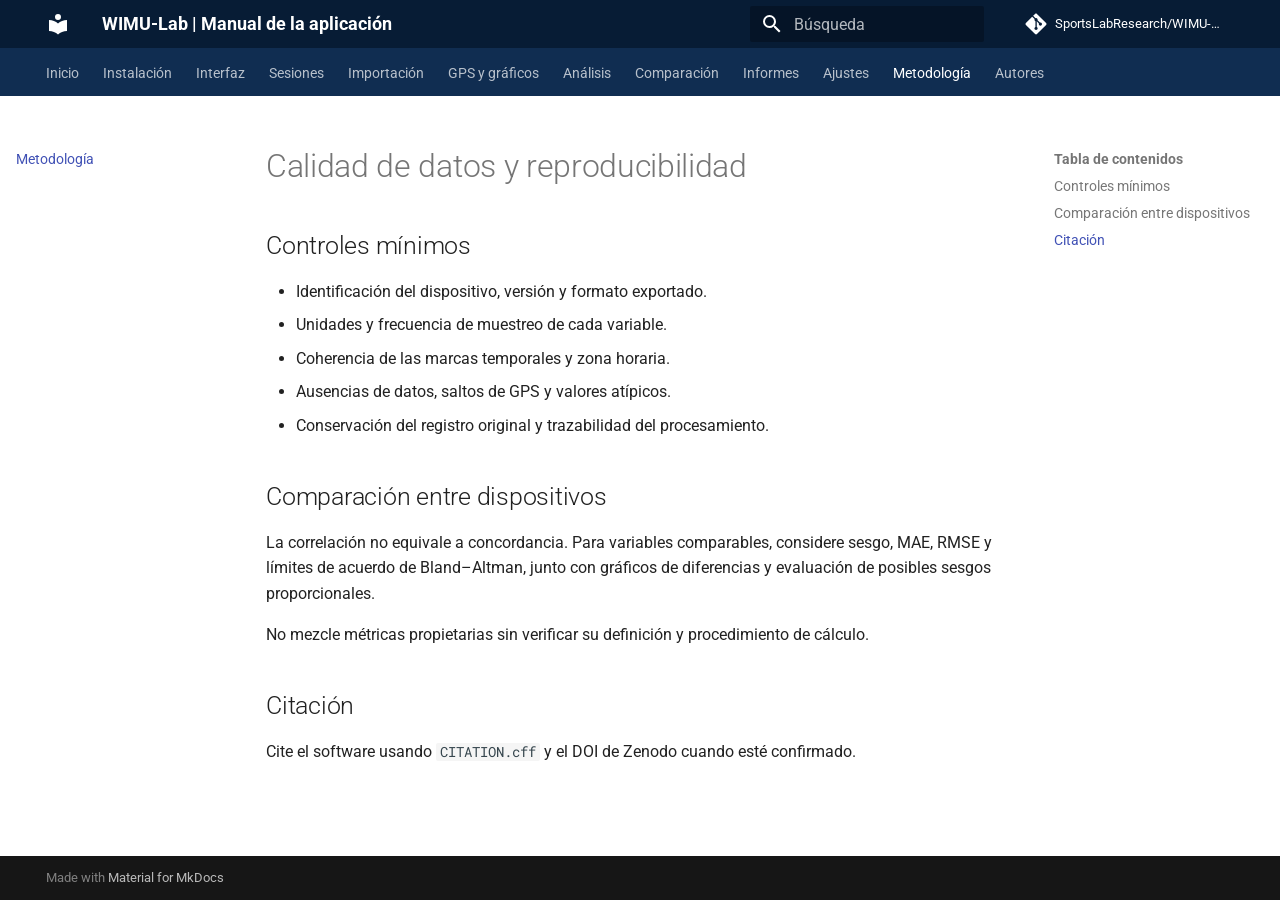
<file: metodologia/index.html>
<!doctype html>
<html lang="es" class="no-js">
  <head>
    
      <meta charset="utf-8">
      <meta name="viewport" content="width=device-width,initial-scale=1">
      
        <meta name="description" content="Manual de uso de WIMU-Lab v1.2.0">
      
      
      
        <link rel="canonical" href="https://sportslabresearch.github.io/WIMU-Lab/metodologia/">
      
      
        <link rel="prev" href="../ajustes/">
      
      
        <link rel="next" href="../autores/">
      
      
      <link rel="icon" href="../assets/images/favicon.png">
      <meta name="generator" content="mkdocs-1.6.1, mkdocs-material-9.6.22">
    
    
      
        <title>Metodología - WIMU-Lab | Manual de la aplicación</title>
      
    
    
      <link rel="stylesheet" href="../assets/stylesheets/main.84d31ad4.min.css">
      
        
        <link rel="stylesheet" href="../assets/stylesheets/palette.06af60db.min.css">
      
      


    
    
      
    
    
      
        
        
        <link rel="preconnect" href="https://fonts.gstatic.com" crossorigin>
        <link rel="stylesheet" href="https://fonts.googleapis.com/css?family=Roboto:300,300i,400,400i,700,700i%7CRoboto+Mono:400,400i,700,700i&display=fallback">
        <style>:root{--md-text-font:"Roboto";--md-code-font:"Roboto Mono"}</style>
      
    
    
      <link rel="stylesheet" href="../stylesheets/extra.css">
    
    <script>__md_scope=new URL("..",location),__md_hash=e=>[...e].reduce(((e,_)=>(e<<5)-e+_.charCodeAt(0)),0),__md_get=(e,_=localStorage,t=__md_scope)=>JSON.parse(_.getItem(t.pathname+"."+e)),__md_set=(e,_,t=localStorage,a=__md_scope)=>{try{t.setItem(a.pathname+"."+e,JSON.stringify(_))}catch(e){}}</script>
    
      

    
    
    
  </head>
  
  
    
    
      
    
    
    
    
    <body dir="ltr" data-md-color-scheme="default" data-md-color-primary="indigo" data-md-color-accent="blue">
  
    
    <input class="md-toggle" data-md-toggle="drawer" type="checkbox" id="__drawer" autocomplete="off">
    <input class="md-toggle" data-md-toggle="search" type="checkbox" id="__search" autocomplete="off">
    <label class="md-overlay" for="__drawer"></label>
    <div data-md-component="skip">
      
        
        <a href="#calidad-de-datos-y-reproducibilidad" class="md-skip">
          Saltar a contenido
        </a>
      
    </div>
    <div data-md-component="announce">
      
    </div>
    
    
      

<header class="md-header" data-md-component="header">
  <nav class="md-header__inner md-grid" aria-label="Cabecera">
    <a href=".." title="WIMU-Lab | Manual de la aplicación" class="md-header__button md-logo" aria-label="WIMU-Lab | Manual de la aplicación" data-md-component="logo">
      
  
  <svg xmlns="http://www.w3.org/2000/svg" viewBox="0 0 24 24"><path d="M12 8a3 3 0 0 0 3-3 3 3 0 0 0-3-3 3 3 0 0 0-3 3 3 3 0 0 0 3 3m0 3.54C9.64 9.35 6.5 8 3 8v11c3.5 0 6.64 1.35 9 3.54 2.36-2.19 5.5-3.54 9-3.54V8c-3.5 0-6.64 1.35-9 3.54"/></svg>

    </a>
    <label class="md-header__button md-icon" for="__drawer">
      
      <svg xmlns="http://www.w3.org/2000/svg" viewBox="0 0 24 24"><path d="M3 6h18v2H3zm0 5h18v2H3zm0 5h18v2H3z"/></svg>
    </label>
    <div class="md-header__title" data-md-component="header-title">
      <div class="md-header__ellipsis">
        <div class="md-header__topic">
          <span class="md-ellipsis">
            WIMU-Lab | Manual de la aplicación
          </span>
        </div>
        <div class="md-header__topic" data-md-component="header-topic">
          <span class="md-ellipsis">
            
              Metodología
            
          </span>
        </div>
      </div>
    </div>
    
      
        <form class="md-header__option" data-md-component="palette">
  
    
    
    
    <input class="md-option" data-md-color-media="" data-md-color-scheme="default" data-md-color-primary="indigo" data-md-color-accent="blue"  aria-hidden="true"  type="radio" name="__palette" id="__palette_0">
    
  
    
    
    
    <input class="md-option" data-md-color-media="" data-md-color-scheme="slate" data-md-color-primary="indigo" data-md-color-accent="blue"  aria-hidden="true"  type="radio" name="__palette" id="__palette_1">
    
  
</form>
      
    
    
      <script>var palette=__md_get("__palette");if(palette&&palette.color){if("(prefers-color-scheme)"===palette.color.media){var media=matchMedia("(prefers-color-scheme: light)"),input=document.querySelector(media.matches?"[data-md-color-media='(prefers-color-scheme: light)']":"[data-md-color-media='(prefers-color-scheme: dark)']");palette.color.media=input.getAttribute("data-md-color-media"),palette.color.scheme=input.getAttribute("data-md-color-scheme"),palette.color.primary=input.getAttribute("data-md-color-primary"),palette.color.accent=input.getAttribute("data-md-color-accent")}for(var[key,value]of Object.entries(palette.color))document.body.setAttribute("data-md-color-"+key,value)}</script>
    
    
    
      
      
        <label class="md-header__button md-icon" for="__search">
          
          <svg xmlns="http://www.w3.org/2000/svg" viewBox="0 0 24 24"><path d="M9.5 3A6.5 6.5 0 0 1 16 9.5c0 1.61-.59 3.09-1.56 4.23l.27.27h.79l5 5-1.5 1.5-5-5v-.79l-.27-.27A6.52 6.52 0 0 1 9.5 16 6.5 6.5 0 0 1 3 9.5 6.5 6.5 0 0 1 9.5 3m0 2C7 5 5 7 5 9.5S7 14 9.5 14 14 12 14 9.5 12 5 9.5 5"/></svg>
        </label>
        <div class="md-search" data-md-component="search" role="dialog">
  <label class="md-search__overlay" for="__search"></label>
  <div class="md-search__inner" role="search">
    <form class="md-search__form" name="search">
      <input type="text" class="md-search__input" name="query" aria-label="Búsqueda" placeholder="Búsqueda" autocapitalize="off" autocorrect="off" autocomplete="off" spellcheck="false" data-md-component="search-query" required>
      <label class="md-search__icon md-icon" for="__search">
        
        <svg xmlns="http://www.w3.org/2000/svg" viewBox="0 0 24 24"><path d="M9.5 3A6.5 6.5 0 0 1 16 9.5c0 1.61-.59 3.09-1.56 4.23l.27.27h.79l5 5-1.5 1.5-5-5v-.79l-.27-.27A6.52 6.52 0 0 1 9.5 16 6.5 6.5 0 0 1 3 9.5 6.5 6.5 0 0 1 9.5 3m0 2C7 5 5 7 5 9.5S7 14 9.5 14 14 12 14 9.5 12 5 9.5 5"/></svg>
        
        <svg xmlns="http://www.w3.org/2000/svg" viewBox="0 0 24 24"><path d="M20 11v2H8l5.5 5.5-1.42 1.42L4.16 12l7.92-7.92L13.5 5.5 8 11z"/></svg>
      </label>
      <nav class="md-search__options" aria-label="Buscar">
        
        <button type="reset" class="md-search__icon md-icon" title="Limpiar" aria-label="Limpiar" tabindex="-1">
          
          <svg xmlns="http://www.w3.org/2000/svg" viewBox="0 0 24 24"><path d="M19 6.41 17.59 5 12 10.59 6.41 5 5 6.41 10.59 12 5 17.59 6.41 19 12 13.41 17.59 19 19 17.59 13.41 12z"/></svg>
        </button>
      </nav>
      
    </form>
    <div class="md-search__output">
      <div class="md-search__scrollwrap" tabindex="0" data-md-scrollfix>
        <div class="md-search-result" data-md-component="search-result">
          <div class="md-search-result__meta">
            Inicializando búsqueda
          </div>
          <ol class="md-search-result__list" role="presentation"></ol>
        </div>
      </div>
    </div>
  </div>
</div>
      
    
    
      <div class="md-header__source">
        <a href="https://github.com/SportsLabResearch/WIMU-Lab" title="Ir al repositorio" class="md-source" data-md-component="source">
  <div class="md-source__icon md-icon">
    
    <svg xmlns="http://www.w3.org/2000/svg" viewBox="0 0 448 512"><!--! Font Awesome Free 7.1.0 by @fontawesome - https://fontawesome.com License - https://fontawesome.com/license/free (Icons: CC BY 4.0, Fonts: SIL OFL 1.1, Code: MIT License) Copyright 2025 Fonticons, Inc.--><path d="M439.6 236.1 244 40.5c-5.4-5.5-12.8-8.5-20.4-8.5s-15 3-20.4 8.4L162.5 81l51.5 51.5c27.1-9.1 52.7 16.8 43.4 43.7l49.7 49.7c34.2-11.8 61.2 31 35.5 56.7-26.5 26.5-70.2-2.9-56-37.3L240.3 199v121.9c25.3 12.5 22.3 41.8 9.1 55-6.4 6.4-15.2 10.1-24.3 10.1s-17.8-3.6-24.3-10.1c-17.6-17.6-11.1-46.9 11.2-56v-123c-20.8-8.5-24.6-30.7-18.6-45L142.6 101 8.5 235.1C3 240.6 0 247.9 0 255.5s3 15 8.5 20.4l195.6 195.7c5.4 5.4 12.7 8.4 20.4 8.4s15-3 20.4-8.4l194.7-194.7c5.4-5.4 8.4-12.8 8.4-20.4s-3-15-8.4-20.4"/></svg>
  </div>
  <div class="md-source__repository">
    SportsLabResearch/WIMU-Lab
  </div>
</a>
      </div>
    
  </nav>
  
</header>
    
    <div class="md-container" data-md-component="container">
      
      
        
          
            
<nav class="md-tabs" aria-label="Pestañas" data-md-component="tabs">
  <div class="md-grid">
    <ul class="md-tabs__list">
      
        
  
  
  
  
    <li class="md-tabs__item">
      <a href=".." class="md-tabs__link">
        
  
  
    
  
  Inicio

      </a>
    </li>
  

      
        
  
  
  
  
    <li class="md-tabs__item">
      <a href="../instalacion/" class="md-tabs__link">
        
  
  
    
  
  Instalación

      </a>
    </li>
  

      
        
  
  
  
  
    <li class="md-tabs__item">
      <a href="../interfaz/" class="md-tabs__link">
        
  
  
    
  
  Interfaz

      </a>
    </li>
  

      
        
  
  
  
  
    <li class="md-tabs__item">
      <a href="../sesiones/" class="md-tabs__link">
        
  
  
    
  
  Sesiones

      </a>
    </li>
  

      
        
  
  
  
  
    <li class="md-tabs__item">
      <a href="../importacion/" class="md-tabs__link">
        
  
  
    
  
  Importación

      </a>
    </li>
  

      
        
  
  
  
  
    <li class="md-tabs__item">
      <a href="../gps/" class="md-tabs__link">
        
  
  
    
  
  GPS y gráficos

      </a>
    </li>
  

      
        
  
  
  
  
    <li class="md-tabs__item">
      <a href="../analisis/" class="md-tabs__link">
        
  
  
    
  
  Análisis

      </a>
    </li>
  

      
        
  
  
  
  
    <li class="md-tabs__item">
      <a href="../comparacion/" class="md-tabs__link">
        
  
  
    
  
  Comparación

      </a>
    </li>
  

      
        
  
  
  
  
    <li class="md-tabs__item">
      <a href="../informes/" class="md-tabs__link">
        
  
  
    
  
  Informes

      </a>
    </li>
  

      
        
  
  
  
  
    <li class="md-tabs__item">
      <a href="../ajustes/" class="md-tabs__link">
        
  
  
    
  
  Ajustes

      </a>
    </li>
  

      
        
  
  
  
    
  
  
    <li class="md-tabs__item md-tabs__item--active">
      <a href="./" class="md-tabs__link">
        
  
  
    
  
  Metodología

      </a>
    </li>
  

      
        
  
  
  
  
    <li class="md-tabs__item">
      <a href="../autores/" class="md-tabs__link">
        
  
  
    
  
  Autores

      </a>
    </li>
  

      
    </ul>
  </div>
</nav>
          
        
      
      <main class="md-main" data-md-component="main">
        <div class="md-main__inner md-grid">
          
            
              
              <div class="md-sidebar md-sidebar--primary" data-md-component="sidebar" data-md-type="navigation" >
                <div class="md-sidebar__scrollwrap">
                  <div class="md-sidebar__inner">
                    


  


<nav class="md-nav md-nav--primary md-nav--lifted" aria-label="Navegación" data-md-level="0">
  <label class="md-nav__title" for="__drawer">
    <a href=".." title="WIMU-Lab | Manual de la aplicación" class="md-nav__button md-logo" aria-label="WIMU-Lab | Manual de la aplicación" data-md-component="logo">
      
  
  <svg xmlns="http://www.w3.org/2000/svg" viewBox="0 0 24 24"><path d="M12 8a3 3 0 0 0 3-3 3 3 0 0 0-3-3 3 3 0 0 0-3 3 3 3 0 0 0 3 3m0 3.54C9.64 9.35 6.5 8 3 8v11c3.5 0 6.64 1.35 9 3.54 2.36-2.19 5.5-3.54 9-3.54V8c-3.5 0-6.64 1.35-9 3.54"/></svg>

    </a>
    WIMU-Lab | Manual de la aplicación
  </label>
  
    <div class="md-nav__source">
      <a href="https://github.com/SportsLabResearch/WIMU-Lab" title="Ir al repositorio" class="md-source" data-md-component="source">
  <div class="md-source__icon md-icon">
    
    <svg xmlns="http://www.w3.org/2000/svg" viewBox="0 0 448 512"><!--! Font Awesome Free 7.1.0 by @fontawesome - https://fontawesome.com License - https://fontawesome.com/license/free (Icons: CC BY 4.0, Fonts: SIL OFL 1.1, Code: MIT License) Copyright 2025 Fonticons, Inc.--><path d="M439.6 236.1 244 40.5c-5.4-5.5-12.8-8.5-20.4-8.5s-15 3-20.4 8.4L162.5 81l51.5 51.5c27.1-9.1 52.7 16.8 43.4 43.7l49.7 49.7c34.2-11.8 61.2 31 35.5 56.7-26.5 26.5-70.2-2.9-56-37.3L240.3 199v121.9c25.3 12.5 22.3 41.8 9.1 55-6.4 6.4-15.2 10.1-24.3 10.1s-17.8-3.6-24.3-10.1c-17.6-17.6-11.1-46.9 11.2-56v-123c-20.8-8.5-24.6-30.7-18.6-45L142.6 101 8.5 235.1C3 240.6 0 247.9 0 255.5s3 15 8.5 20.4l195.6 195.7c5.4 5.4 12.7 8.4 20.4 8.4s15-3 20.4-8.4l194.7-194.7c5.4-5.4 8.4-12.8 8.4-20.4s-3-15-8.4-20.4"/></svg>
  </div>
  <div class="md-source__repository">
    SportsLabResearch/WIMU-Lab
  </div>
</a>
    </div>
  
  <ul class="md-nav__list" data-md-scrollfix>
    
      
      
  
  
  
  
    <li class="md-nav__item">
      <a href=".." class="md-nav__link">
        
  
  
  <span class="md-ellipsis">
    Inicio
    
  </span>
  

      </a>
    </li>
  

    
      
      
  
  
  
  
    <li class="md-nav__item">
      <a href="../instalacion/" class="md-nav__link">
        
  
  
  <span class="md-ellipsis">
    Instalación
    
  </span>
  

      </a>
    </li>
  

    
      
      
  
  
  
  
    <li class="md-nav__item">
      <a href="../interfaz/" class="md-nav__link">
        
  
  
  <span class="md-ellipsis">
    Interfaz
    
  </span>
  

      </a>
    </li>
  

    
      
      
  
  
  
  
    <li class="md-nav__item">
      <a href="../sesiones/" class="md-nav__link">
        
  
  
  <span class="md-ellipsis">
    Sesiones
    
  </span>
  

      </a>
    </li>
  

    
      
      
  
  
  
  
    <li class="md-nav__item">
      <a href="../importacion/" class="md-nav__link">
        
  
  
  <span class="md-ellipsis">
    Importación
    
  </span>
  

      </a>
    </li>
  

    
      
      
  
  
  
  
    <li class="md-nav__item">
      <a href="../gps/" class="md-nav__link">
        
  
  
  <span class="md-ellipsis">
    GPS y gráficos
    
  </span>
  

      </a>
    </li>
  

    
      
      
  
  
  
  
    <li class="md-nav__item">
      <a href="../analisis/" class="md-nav__link">
        
  
  
  <span class="md-ellipsis">
    Análisis
    
  </span>
  

      </a>
    </li>
  

    
      
      
  
  
  
  
    <li class="md-nav__item">
      <a href="../comparacion/" class="md-nav__link">
        
  
  
  <span class="md-ellipsis">
    Comparación
    
  </span>
  

      </a>
    </li>
  

    
      
      
  
  
  
  
    <li class="md-nav__item">
      <a href="../informes/" class="md-nav__link">
        
  
  
  <span class="md-ellipsis">
    Informes
    
  </span>
  

      </a>
    </li>
  

    
      
      
  
  
  
  
    <li class="md-nav__item">
      <a href="../ajustes/" class="md-nav__link">
        
  
  
  <span class="md-ellipsis">
    Ajustes
    
  </span>
  

      </a>
    </li>
  

    
      
      
  
  
    
  
  
  
    <li class="md-nav__item md-nav__item--active">
      
      <input class="md-nav__toggle md-toggle" type="checkbox" id="__toc">
      
      
        
      
      
        <label class="md-nav__link md-nav__link--active" for="__toc">
          
  
  
  <span class="md-ellipsis">
    Metodología
    
  </span>
  

          <span class="md-nav__icon md-icon"></span>
        </label>
      
      <a href="./" class="md-nav__link md-nav__link--active">
        
  
  
  <span class="md-ellipsis">
    Metodología
    
  </span>
  

      </a>
      
        

<nav class="md-nav md-nav--secondary" aria-label="Tabla de contenidos">
  
  
  
    
  
  
    <label class="md-nav__title" for="__toc">
      <span class="md-nav__icon md-icon"></span>
      Tabla de contenidos
    </label>
    <ul class="md-nav__list" data-md-component="toc" data-md-scrollfix>
      
        <li class="md-nav__item">
  <a href="#controles-minimos" class="md-nav__link">
    <span class="md-ellipsis">
      Controles mínimos
    </span>
  </a>
  
</li>
      
        <li class="md-nav__item">
  <a href="#comparacion-entre-dispositivos" class="md-nav__link">
    <span class="md-ellipsis">
      Comparación entre dispositivos
    </span>
  </a>
  
</li>
      
        <li class="md-nav__item">
  <a href="#citacion" class="md-nav__link">
    <span class="md-ellipsis">
      Citación
    </span>
  </a>
  
</li>
      
    </ul>
  
</nav>
      
    </li>
  

    
      
      
  
  
  
  
    <li class="md-nav__item">
      <a href="../autores/" class="md-nav__link">
        
  
  
  <span class="md-ellipsis">
    Autores
    
  </span>
  

      </a>
    </li>
  

    
  </ul>
</nav>
                  </div>
                </div>
              </div>
            
            
              
              <div class="md-sidebar md-sidebar--secondary" data-md-component="sidebar" data-md-type="toc" >
                <div class="md-sidebar__scrollwrap">
                  <div class="md-sidebar__inner">
                    

<nav class="md-nav md-nav--secondary" aria-label="Tabla de contenidos">
  
  
  
    
  
  
    <label class="md-nav__title" for="__toc">
      <span class="md-nav__icon md-icon"></span>
      Tabla de contenidos
    </label>
    <ul class="md-nav__list" data-md-component="toc" data-md-scrollfix>
      
        <li class="md-nav__item">
  <a href="#controles-minimos" class="md-nav__link">
    <span class="md-ellipsis">
      Controles mínimos
    </span>
  </a>
  
</li>
      
        <li class="md-nav__item">
  <a href="#comparacion-entre-dispositivos" class="md-nav__link">
    <span class="md-ellipsis">
      Comparación entre dispositivos
    </span>
  </a>
  
</li>
      
        <li class="md-nav__item">
  <a href="#citacion" class="md-nav__link">
    <span class="md-ellipsis">
      Citación
    </span>
  </a>
  
</li>
      
    </ul>
  
</nav>
                  </div>
                </div>
              </div>
            
          
          
            <div class="md-content" data-md-component="content">
              <article class="md-content__inner md-typeset">
                
                  


  
  


<h1 id="calidad-de-datos-y-reproducibilidad">Calidad de datos y reproducibilidad</h1>
<h2 id="controles-minimos">Controles mínimos</h2>
<ul>
<li>Identificación del dispositivo, versión y formato exportado.</li>
<li>Unidades y frecuencia de muestreo de cada variable.</li>
<li>Coherencia de las marcas temporales y zona horaria.</li>
<li>Ausencias de datos, saltos de GPS y valores atípicos.</li>
<li>Conservación del registro original y trazabilidad del procesamiento.</li>
</ul>
<h2 id="comparacion-entre-dispositivos">Comparación entre dispositivos</h2>
<p>La correlación no equivale a concordancia. Para variables comparables, considere sesgo, MAE, RMSE y límites de acuerdo de Bland–Altman, junto con gráficos de diferencias y evaluación de posibles sesgos proporcionales.</p>
<p>No mezcle métricas propietarias sin verificar su definición y procedimiento de cálculo.</p>
<h2 id="citacion">Citación</h2>
<p>Cite el software usando <code>CITATION.cff</code> y el DOI de Zenodo cuando esté confirmado.</p>












                
              </article>
            </div>
          
          
<script>var target=document.getElementById(location.hash.slice(1));target&&target.name&&(target.checked=target.name.startsWith("__tabbed_"))</script>
        </div>
        
          <button type="button" class="md-top md-icon" data-md-component="top" hidden>
  
  <svg xmlns="http://www.w3.org/2000/svg" viewBox="0 0 24 24"><path d="M13 20h-2V8l-5.5 5.5-1.42-1.42L12 4.16l7.92 7.92-1.42 1.42L13 8z"/></svg>
  Volver al principio
</button>
        
      </main>
      
        <footer class="md-footer">
  
  <div class="md-footer-meta md-typeset">
    <div class="md-footer-meta__inner md-grid">
      <div class="md-copyright">
  
  
    Made with
    <a href="https://squidfunk.github.io/mkdocs-material/" target="_blank" rel="noopener">
      Material for MkDocs
    </a>
  
</div>
      
    </div>
  </div>
</footer>
      
    </div>
    <div class="md-dialog" data-md-component="dialog">
      <div class="md-dialog__inner md-typeset"></div>
    </div>
    
    
    
      
      <script id="__config" type="application/json">{"base": "..", "features": ["navigation.tabs", "navigation.top", "search.highlight"], "search": "../assets/javascripts/workers/search.973d3a69.min.js", "tags": null, "translations": {"clipboard.copied": "Copiado al portapapeles", "clipboard.copy": "Copiar al portapapeles", "search.result.more.one": "1 m\u00e1s en esta p\u00e1gina", "search.result.more.other": "# m\u00e1s en esta p\u00e1gina", "search.result.none": "No se encontraron documentos", "search.result.one": "1 documento encontrado", "search.result.other": "# documentos encontrados", "search.result.placeholder": "Teclee para comenzar b\u00fasqueda", "search.result.term.missing": "Falta", "select.version": "Seleccionar versi\u00f3n"}, "version": null}</script>
    
    
      <script src="../assets/javascripts/bundle.f55a23d4.min.js"></script>
      
    
  </body>
</html>
</file>
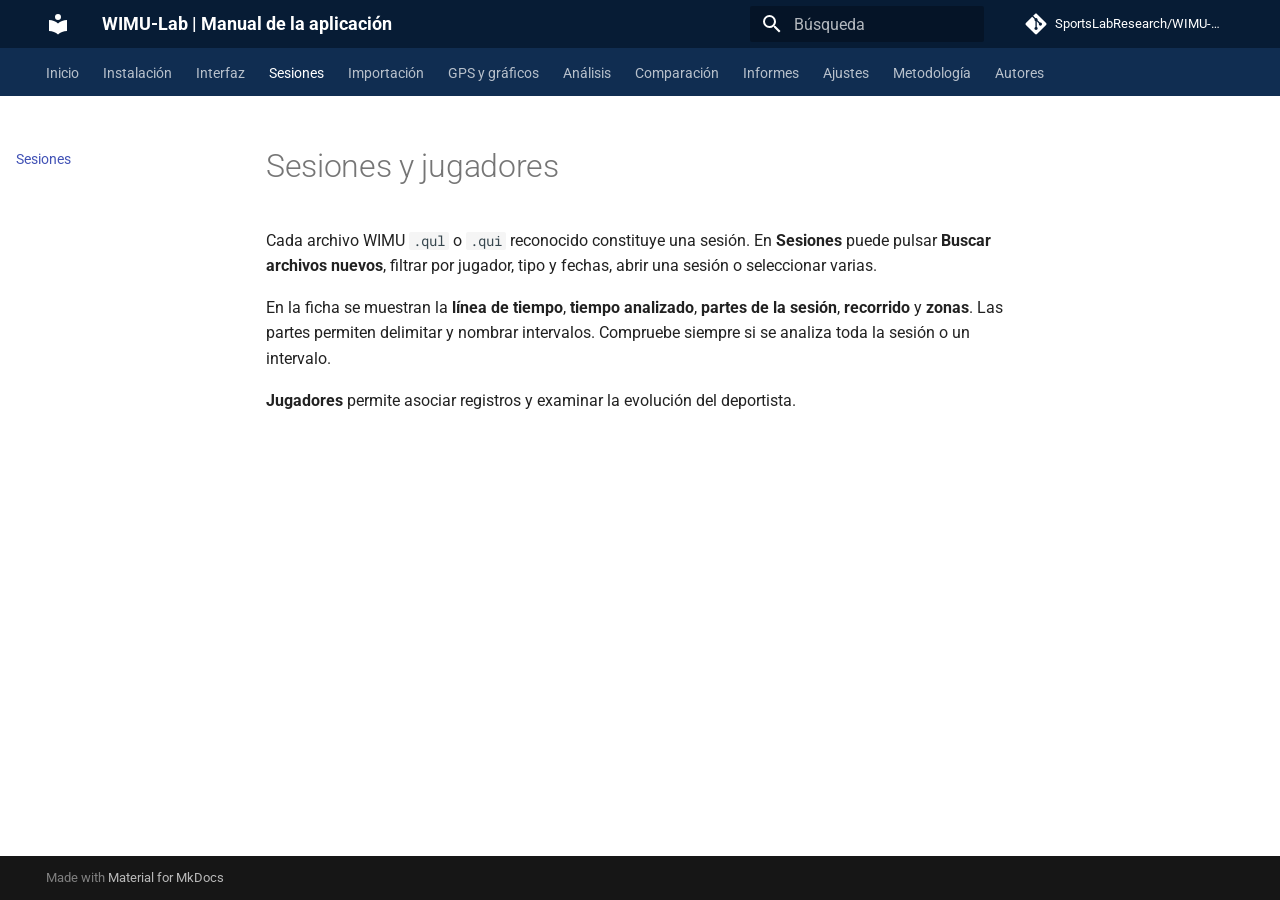
<file: sesiones/index.html>
<!doctype html>
<html lang="es" class="no-js">
  <head>
    
      <meta charset="utf-8">
      <meta name="viewport" content="width=device-width,initial-scale=1">
      
        <meta name="description" content="Manual de uso de WIMU-Lab v1.2.0">
      
      
      
        <link rel="canonical" href="https://sportslabresearch.github.io/WIMU-Lab/sesiones/">
      
      
        <link rel="prev" href="../interfaz/">
      
      
        <link rel="next" href="../importacion/">
      
      
      <link rel="icon" href="../assets/images/favicon.png">
      <meta name="generator" content="mkdocs-1.6.1, mkdocs-material-9.6.22">
    
    
      
        <title>Sesiones - WIMU-Lab | Manual de la aplicación</title>
      
    
    
      <link rel="stylesheet" href="../assets/stylesheets/main.84d31ad4.min.css">
      
        
        <link rel="stylesheet" href="../assets/stylesheets/palette.06af60db.min.css">
      
      


    
    
      
    
    
      
        
        
        <link rel="preconnect" href="https://fonts.gstatic.com" crossorigin>
        <link rel="stylesheet" href="https://fonts.googleapis.com/css?family=Roboto:300,300i,400,400i,700,700i%7CRoboto+Mono:400,400i,700,700i&display=fallback">
        <style>:root{--md-text-font:"Roboto";--md-code-font:"Roboto Mono"}</style>
      
    
    
      <link rel="stylesheet" href="../stylesheets/extra.css">
    
    <script>__md_scope=new URL("..",location),__md_hash=e=>[...e].reduce(((e,_)=>(e<<5)-e+_.charCodeAt(0)),0),__md_get=(e,_=localStorage,t=__md_scope)=>JSON.parse(_.getItem(t.pathname+"."+e)),__md_set=(e,_,t=localStorage,a=__md_scope)=>{try{t.setItem(a.pathname+"."+e,JSON.stringify(_))}catch(e){}}</script>
    
      

    
    
    
  </head>
  
  
    
    
      
    
    
    
    
    <body dir="ltr" data-md-color-scheme="default" data-md-color-primary="indigo" data-md-color-accent="blue">
  
    
    <input class="md-toggle" data-md-toggle="drawer" type="checkbox" id="__drawer" autocomplete="off">
    <input class="md-toggle" data-md-toggle="search" type="checkbox" id="__search" autocomplete="off">
    <label class="md-overlay" for="__drawer"></label>
    <div data-md-component="skip">
      
        
        <a href="#sesiones-y-jugadores" class="md-skip">
          Saltar a contenido
        </a>
      
    </div>
    <div data-md-component="announce">
      
    </div>
    
    
      

<header class="md-header" data-md-component="header">
  <nav class="md-header__inner md-grid" aria-label="Cabecera">
    <a href=".." title="WIMU-Lab | Manual de la aplicación" class="md-header__button md-logo" aria-label="WIMU-Lab | Manual de la aplicación" data-md-component="logo">
      
  
  <svg xmlns="http://www.w3.org/2000/svg" viewBox="0 0 24 24"><path d="M12 8a3 3 0 0 0 3-3 3 3 0 0 0-3-3 3 3 0 0 0-3 3 3 3 0 0 0 3 3m0 3.54C9.64 9.35 6.5 8 3 8v11c3.5 0 6.64 1.35 9 3.54 2.36-2.19 5.5-3.54 9-3.54V8c-3.5 0-6.64 1.35-9 3.54"/></svg>

    </a>
    <label class="md-header__button md-icon" for="__drawer">
      
      <svg xmlns="http://www.w3.org/2000/svg" viewBox="0 0 24 24"><path d="M3 6h18v2H3zm0 5h18v2H3zm0 5h18v2H3z"/></svg>
    </label>
    <div class="md-header__title" data-md-component="header-title">
      <div class="md-header__ellipsis">
        <div class="md-header__topic">
          <span class="md-ellipsis">
            WIMU-Lab | Manual de la aplicación
          </span>
        </div>
        <div class="md-header__topic" data-md-component="header-topic">
          <span class="md-ellipsis">
            
              Sesiones
            
          </span>
        </div>
      </div>
    </div>
    
      
        <form class="md-header__option" data-md-component="palette">
  
    
    
    
    <input class="md-option" data-md-color-media="" data-md-color-scheme="default" data-md-color-primary="indigo" data-md-color-accent="blue"  aria-hidden="true"  type="radio" name="__palette" id="__palette_0">
    
  
    
    
    
    <input class="md-option" data-md-color-media="" data-md-color-scheme="slate" data-md-color-primary="indigo" data-md-color-accent="blue"  aria-hidden="true"  type="radio" name="__palette" id="__palette_1">
    
  
</form>
      
    
    
      <script>var palette=__md_get("__palette");if(palette&&palette.color){if("(prefers-color-scheme)"===palette.color.media){var media=matchMedia("(prefers-color-scheme: light)"),input=document.querySelector(media.matches?"[data-md-color-media='(prefers-color-scheme: light)']":"[data-md-color-media='(prefers-color-scheme: dark)']");palette.color.media=input.getAttribute("data-md-color-media"),palette.color.scheme=input.getAttribute("data-md-color-scheme"),palette.color.primary=input.getAttribute("data-md-color-primary"),palette.color.accent=input.getAttribute("data-md-color-accent")}for(var[key,value]of Object.entries(palette.color))document.body.setAttribute("data-md-color-"+key,value)}</script>
    
    
    
      
      
        <label class="md-header__button md-icon" for="__search">
          
          <svg xmlns="http://www.w3.org/2000/svg" viewBox="0 0 24 24"><path d="M9.5 3A6.5 6.5 0 0 1 16 9.5c0 1.61-.59 3.09-1.56 4.23l.27.27h.79l5 5-1.5 1.5-5-5v-.79l-.27-.27A6.52 6.52 0 0 1 9.5 16 6.5 6.5 0 0 1 3 9.5 6.5 6.5 0 0 1 9.5 3m0 2C7 5 5 7 5 9.5S7 14 9.5 14 14 12 14 9.5 12 5 9.5 5"/></svg>
        </label>
        <div class="md-search" data-md-component="search" role="dialog">
  <label class="md-search__overlay" for="__search"></label>
  <div class="md-search__inner" role="search">
    <form class="md-search__form" name="search">
      <input type="text" class="md-search__input" name="query" aria-label="Búsqueda" placeholder="Búsqueda" autocapitalize="off" autocorrect="off" autocomplete="off" spellcheck="false" data-md-component="search-query" required>
      <label class="md-search__icon md-icon" for="__search">
        
        <svg xmlns="http://www.w3.org/2000/svg" viewBox="0 0 24 24"><path d="M9.5 3A6.5 6.5 0 0 1 16 9.5c0 1.61-.59 3.09-1.56 4.23l.27.27h.79l5 5-1.5 1.5-5-5v-.79l-.27-.27A6.52 6.52 0 0 1 9.5 16 6.5 6.5 0 0 1 3 9.5 6.5 6.5 0 0 1 9.5 3m0 2C7 5 5 7 5 9.5S7 14 9.5 14 14 12 14 9.5 12 5 9.5 5"/></svg>
        
        <svg xmlns="http://www.w3.org/2000/svg" viewBox="0 0 24 24"><path d="M20 11v2H8l5.5 5.5-1.42 1.42L4.16 12l7.92-7.92L13.5 5.5 8 11z"/></svg>
      </label>
      <nav class="md-search__options" aria-label="Buscar">
        
        <button type="reset" class="md-search__icon md-icon" title="Limpiar" aria-label="Limpiar" tabindex="-1">
          
          <svg xmlns="http://www.w3.org/2000/svg" viewBox="0 0 24 24"><path d="M19 6.41 17.59 5 12 10.59 6.41 5 5 6.41 10.59 12 5 17.59 6.41 19 12 13.41 17.59 19 19 17.59 13.41 12z"/></svg>
        </button>
      </nav>
      
    </form>
    <div class="md-search__output">
      <div class="md-search__scrollwrap" tabindex="0" data-md-scrollfix>
        <div class="md-search-result" data-md-component="search-result">
          <div class="md-search-result__meta">
            Inicializando búsqueda
          </div>
          <ol class="md-search-result__list" role="presentation"></ol>
        </div>
      </div>
    </div>
  </div>
</div>
      
    
    
      <div class="md-header__source">
        <a href="https://github.com/SportsLabResearch/WIMU-Lab" title="Ir al repositorio" class="md-source" data-md-component="source">
  <div class="md-source__icon md-icon">
    
    <svg xmlns="http://www.w3.org/2000/svg" viewBox="0 0 448 512"><!--! Font Awesome Free 7.1.0 by @fontawesome - https://fontawesome.com License - https://fontawesome.com/license/free (Icons: CC BY 4.0, Fonts: SIL OFL 1.1, Code: MIT License) Copyright 2025 Fonticons, Inc.--><path d="M439.6 236.1 244 40.5c-5.4-5.5-12.8-8.5-20.4-8.5s-15 3-20.4 8.4L162.5 81l51.5 51.5c27.1-9.1 52.7 16.8 43.4 43.7l49.7 49.7c34.2-11.8 61.2 31 35.5 56.7-26.5 26.5-70.2-2.9-56-37.3L240.3 199v121.9c25.3 12.5 22.3 41.8 9.1 55-6.4 6.4-15.2 10.1-24.3 10.1s-17.8-3.6-24.3-10.1c-17.6-17.6-11.1-46.9 11.2-56v-123c-20.8-8.5-24.6-30.7-18.6-45L142.6 101 8.5 235.1C3 240.6 0 247.9 0 255.5s3 15 8.5 20.4l195.6 195.7c5.4 5.4 12.7 8.4 20.4 8.4s15-3 20.4-8.4l194.7-194.7c5.4-5.4 8.4-12.8 8.4-20.4s-3-15-8.4-20.4"/></svg>
  </div>
  <div class="md-source__repository">
    SportsLabResearch/WIMU-Lab
  </div>
</a>
      </div>
    
  </nav>
  
</header>
    
    <div class="md-container" data-md-component="container">
      
      
        
          
            
<nav class="md-tabs" aria-label="Pestañas" data-md-component="tabs">
  <div class="md-grid">
    <ul class="md-tabs__list">
      
        
  
  
  
  
    <li class="md-tabs__item">
      <a href=".." class="md-tabs__link">
        
  
  
    
  
  Inicio

      </a>
    </li>
  

      
        
  
  
  
  
    <li class="md-tabs__item">
      <a href="../instalacion/" class="md-tabs__link">
        
  
  
    
  
  Instalación

      </a>
    </li>
  

      
        
  
  
  
  
    <li class="md-tabs__item">
      <a href="../interfaz/" class="md-tabs__link">
        
  
  
    
  
  Interfaz

      </a>
    </li>
  

      
        
  
  
  
    
  
  
    <li class="md-tabs__item md-tabs__item--active">
      <a href="./" class="md-tabs__link">
        
  
  
    
  
  Sesiones

      </a>
    </li>
  

      
        
  
  
  
  
    <li class="md-tabs__item">
      <a href="../importacion/" class="md-tabs__link">
        
  
  
    
  
  Importación

      </a>
    </li>
  

      
        
  
  
  
  
    <li class="md-tabs__item">
      <a href="../gps/" class="md-tabs__link">
        
  
  
    
  
  GPS y gráficos

      </a>
    </li>
  

      
        
  
  
  
  
    <li class="md-tabs__item">
      <a href="../analisis/" class="md-tabs__link">
        
  
  
    
  
  Análisis

      </a>
    </li>
  

      
        
  
  
  
  
    <li class="md-tabs__item">
      <a href="../comparacion/" class="md-tabs__link">
        
  
  
    
  
  Comparación

      </a>
    </li>
  

      
        
  
  
  
  
    <li class="md-tabs__item">
      <a href="../informes/" class="md-tabs__link">
        
  
  
    
  
  Informes

      </a>
    </li>
  

      
        
  
  
  
  
    <li class="md-tabs__item">
      <a href="../ajustes/" class="md-tabs__link">
        
  
  
    
  
  Ajustes

      </a>
    </li>
  

      
        
  
  
  
  
    <li class="md-tabs__item">
      <a href="../metodologia/" class="md-tabs__link">
        
  
  
    
  
  Metodología

      </a>
    </li>
  

      
        
  
  
  
  
    <li class="md-tabs__item">
      <a href="../autores/" class="md-tabs__link">
        
  
  
    
  
  Autores

      </a>
    </li>
  

      
    </ul>
  </div>
</nav>
          
        
      
      <main class="md-main" data-md-component="main">
        <div class="md-main__inner md-grid">
          
            
              
              <div class="md-sidebar md-sidebar--primary" data-md-component="sidebar" data-md-type="navigation" >
                <div class="md-sidebar__scrollwrap">
                  <div class="md-sidebar__inner">
                    


  


<nav class="md-nav md-nav--primary md-nav--lifted" aria-label="Navegación" data-md-level="0">
  <label class="md-nav__title" for="__drawer">
    <a href=".." title="WIMU-Lab | Manual de la aplicación" class="md-nav__button md-logo" aria-label="WIMU-Lab | Manual de la aplicación" data-md-component="logo">
      
  
  <svg xmlns="http://www.w3.org/2000/svg" viewBox="0 0 24 24"><path d="M12 8a3 3 0 0 0 3-3 3 3 0 0 0-3-3 3 3 0 0 0-3 3 3 3 0 0 0 3 3m0 3.54C9.64 9.35 6.5 8 3 8v11c3.5 0 6.64 1.35 9 3.54 2.36-2.19 5.5-3.54 9-3.54V8c-3.5 0-6.64 1.35-9 3.54"/></svg>

    </a>
    WIMU-Lab | Manual de la aplicación
  </label>
  
    <div class="md-nav__source">
      <a href="https://github.com/SportsLabResearch/WIMU-Lab" title="Ir al repositorio" class="md-source" data-md-component="source">
  <div class="md-source__icon md-icon">
    
    <svg xmlns="http://www.w3.org/2000/svg" viewBox="0 0 448 512"><!--! Font Awesome Free 7.1.0 by @fontawesome - https://fontawesome.com License - https://fontawesome.com/license/free (Icons: CC BY 4.0, Fonts: SIL OFL 1.1, Code: MIT License) Copyright 2025 Fonticons, Inc.--><path d="M439.6 236.1 244 40.5c-5.4-5.5-12.8-8.5-20.4-8.5s-15 3-20.4 8.4L162.5 81l51.5 51.5c27.1-9.1 52.7 16.8 43.4 43.7l49.7 49.7c34.2-11.8 61.2 31 35.5 56.7-26.5 26.5-70.2-2.9-56-37.3L240.3 199v121.9c25.3 12.5 22.3 41.8 9.1 55-6.4 6.4-15.2 10.1-24.3 10.1s-17.8-3.6-24.3-10.1c-17.6-17.6-11.1-46.9 11.2-56v-123c-20.8-8.5-24.6-30.7-18.6-45L142.6 101 8.5 235.1C3 240.6 0 247.9 0 255.5s3 15 8.5 20.4l195.6 195.7c5.4 5.4 12.7 8.4 20.4 8.4s15-3 20.4-8.4l194.7-194.7c5.4-5.4 8.4-12.8 8.4-20.4s-3-15-8.4-20.4"/></svg>
  </div>
  <div class="md-source__repository">
    SportsLabResearch/WIMU-Lab
  </div>
</a>
    </div>
  
  <ul class="md-nav__list" data-md-scrollfix>
    
      
      
  
  
  
  
    <li class="md-nav__item">
      <a href=".." class="md-nav__link">
        
  
  
  <span class="md-ellipsis">
    Inicio
    
  </span>
  

      </a>
    </li>
  

    
      
      
  
  
  
  
    <li class="md-nav__item">
      <a href="../instalacion/" class="md-nav__link">
        
  
  
  <span class="md-ellipsis">
    Instalación
    
  </span>
  

      </a>
    </li>
  

    
      
      
  
  
  
  
    <li class="md-nav__item">
      <a href="../interfaz/" class="md-nav__link">
        
  
  
  <span class="md-ellipsis">
    Interfaz
    
  </span>
  

      </a>
    </li>
  

    
      
      
  
  
    
  
  
  
    <li class="md-nav__item md-nav__item--active">
      
      <input class="md-nav__toggle md-toggle" type="checkbox" id="__toc">
      
      
        
      
      
      <a href="./" class="md-nav__link md-nav__link--active">
        
  
  
  <span class="md-ellipsis">
    Sesiones
    
  </span>
  

      </a>
      
    </li>
  

    
      
      
  
  
  
  
    <li class="md-nav__item">
      <a href="../importacion/" class="md-nav__link">
        
  
  
  <span class="md-ellipsis">
    Importación
    
  </span>
  

      </a>
    </li>
  

    
      
      
  
  
  
  
    <li class="md-nav__item">
      <a href="../gps/" class="md-nav__link">
        
  
  
  <span class="md-ellipsis">
    GPS y gráficos
    
  </span>
  

      </a>
    </li>
  

    
      
      
  
  
  
  
    <li class="md-nav__item">
      <a href="../analisis/" class="md-nav__link">
        
  
  
  <span class="md-ellipsis">
    Análisis
    
  </span>
  

      </a>
    </li>
  

    
      
      
  
  
  
  
    <li class="md-nav__item">
      <a href="../comparacion/" class="md-nav__link">
        
  
  
  <span class="md-ellipsis">
    Comparación
    
  </span>
  

      </a>
    </li>
  

    
      
      
  
  
  
  
    <li class="md-nav__item">
      <a href="../informes/" class="md-nav__link">
        
  
  
  <span class="md-ellipsis">
    Informes
    
  </span>
  

      </a>
    </li>
  

    
      
      
  
  
  
  
    <li class="md-nav__item">
      <a href="../ajustes/" class="md-nav__link">
        
  
  
  <span class="md-ellipsis">
    Ajustes
    
  </span>
  

      </a>
    </li>
  

    
      
      
  
  
  
  
    <li class="md-nav__item">
      <a href="../metodologia/" class="md-nav__link">
        
  
  
  <span class="md-ellipsis">
    Metodología
    
  </span>
  

      </a>
    </li>
  

    
      
      
  
  
  
  
    <li class="md-nav__item">
      <a href="../autores/" class="md-nav__link">
        
  
  
  <span class="md-ellipsis">
    Autores
    
  </span>
  

      </a>
    </li>
  

    
  </ul>
</nav>
                  </div>
                </div>
              </div>
            
            
              
              <div class="md-sidebar md-sidebar--secondary" data-md-component="sidebar" data-md-type="toc" >
                <div class="md-sidebar__scrollwrap">
                  <div class="md-sidebar__inner">
                    

<nav class="md-nav md-nav--secondary" aria-label="Tabla de contenidos">
  
  
  
    
  
  
</nav>
                  </div>
                </div>
              </div>
            
          
          
            <div class="md-content" data-md-component="content">
              <article class="md-content__inner md-typeset">
                
                  


  
  


<h1 id="sesiones-y-jugadores">Sesiones y jugadores</h1>
<p>Cada archivo WIMU <code>.qul</code> o <code>.qui</code> reconocido constituye una sesión. En <strong>Sesiones</strong> puede pulsar <strong>Buscar archivos nuevos</strong>, filtrar por jugador, tipo y fechas, abrir una sesión o seleccionar varias.</p>
<p>En la ficha se muestran la <strong>línea de tiempo</strong>, <strong>tiempo analizado</strong>, <strong>partes de la sesión</strong>, <strong>recorrido</strong> y <strong>zonas</strong>. Las partes permiten delimitar y nombrar intervalos. Compruebe siempre si se analiza toda la sesión o un intervalo.</p>
<p><strong>Jugadores</strong> permite asociar registros y examinar la evolución del deportista.</p>












                
              </article>
            </div>
          
          
<script>var target=document.getElementById(location.hash.slice(1));target&&target.name&&(target.checked=target.name.startsWith("__tabbed_"))</script>
        </div>
        
          <button type="button" class="md-top md-icon" data-md-component="top" hidden>
  
  <svg xmlns="http://www.w3.org/2000/svg" viewBox="0 0 24 24"><path d="M13 20h-2V8l-5.5 5.5-1.42-1.42L12 4.16l7.92 7.92-1.42 1.42L13 8z"/></svg>
  Volver al principio
</button>
        
      </main>
      
        <footer class="md-footer">
  
  <div class="md-footer-meta md-typeset">
    <div class="md-footer-meta__inner md-grid">
      <div class="md-copyright">
  
  
    Made with
    <a href="https://squidfunk.github.io/mkdocs-material/" target="_blank" rel="noopener">
      Material for MkDocs
    </a>
  
</div>
      
    </div>
  </div>
</footer>
      
    </div>
    <div class="md-dialog" data-md-component="dialog">
      <div class="md-dialog__inner md-typeset"></div>
    </div>
    
    
    
      
      <script id="__config" type="application/json">{"base": "..", "features": ["navigation.tabs", "navigation.top", "search.highlight"], "search": "../assets/javascripts/workers/search.973d3a69.min.js", "tags": null, "translations": {"clipboard.copied": "Copiado al portapapeles", "clipboard.copy": "Copiar al portapapeles", "search.result.more.one": "1 m\u00e1s en esta p\u00e1gina", "search.result.more.other": "# m\u00e1s en esta p\u00e1gina", "search.result.none": "No se encontraron documentos", "search.result.one": "1 documento encontrado", "search.result.other": "# documentos encontrados", "search.result.placeholder": "Teclee para comenzar b\u00fasqueda", "search.result.term.missing": "Falta", "select.version": "Seleccionar versi\u00f3n"}, "version": null}</script>
    
    
      <script src="../assets/javascripts/bundle.f55a23d4.min.js"></script>
      
    
  </body>
</html>
</file>
<file: stylesheets/extra.css>
:root{--wimu-navy:#071c35;--wimu-blue:#0868df} .md-header{background:#071c35}.md-tabs{background:#102d51}.md-main__inner{max-width:1400px}.md-content__inner{margin-top:0}.wimu-hero{position:relative;min-height:380px;display:flex;align-items:center;overflow:hidden;border-radius:18px;margin:1.2rem 0 1.5rem;background:linear-gradient(100deg,rgba(4,17,35,.97) 0%,rgba(5,25,48,.89) 49%,rgba(7,35,66,.44) 100%),url('../assets/wimu_lab_portada.jpg') center 42%/cover,linear-gradient(125deg,#081b35,#1766a4);color:#fff;padding:clamp(26px,5vw,66px)}.wimu-hero__body{position:relative;z-index:1;max-width:720px}.wimu-hero h1{font-size:clamp(2.6rem,5vw,4.5rem);line-height:1.08;letter-spacing:-.045em;font-weight:800;color:white;margin:0 0 16px}.wimu-hero p{color:#e1eafa;font-size:1.02rem;max-width:640px}.wimu-version{display:inline-block;background:#0875f4;color:#fff;padding:4px 12px;border-radius:9px;font-size:.85rem;vertical-align:middle;letter-spacing:0}.wimu-actions{display:flex;gap:12px;flex-wrap:wrap;margin-top:25px}.wimu-actions a{display:inline-flex;align-items:center;padding:12px 18px;border-radius:9px;background:#0875f4;color:white!important;font-weight:700;text-decoration:none}.wimu-actions a.secondary{background:rgba(255,255,255,.12);border:1px solid #9baec6}.wimu-cards{display:grid;grid-template-columns:repeat(auto-fit,minmax(225px,1fr));gap:18px;margin:20px 0 34px}.wimu-card{border:1px solid #e0e8f1;border-radius:14px;overflow:hidden;background:var(--md-default-bg-color);box-shadow:0 5px 18px rgba(0,20,60,.06);padding:20px;transition:transform .15s}.wimu-card:hover{transform:translateY(-3px)}.wimu-card strong{display:block;font-size:1.05rem;margin-bottom:8px}.wimu-card p{font-size:.87rem;margin:.3rem 0 1rem}.wimu-card a{font-weight:700}.wimu-kicker{font-size:.8rem;letter-spacing:.11em;text-transform:uppercase;color:#93c9ff;font-weight:800}.wimu-note{border-left:4px solid #df9a25;padding:13px 16px;background:rgba(219,159,37,.08);border-radius:5px;font-size:.85rem}@media(max-width:650px){.wimu-hero{min-height:340px;padding:24px}.wimu-hero h1{font-size:2.5rem}}
</file>
<file: assets/stylesheets/main.84d31ad4.min.css>
@charset "UTF-8";html{-webkit-text-size-adjust:none;-moz-text-size-adjust:none;text-size-adjust:none;box-sizing:border-box}*,:after,:before{box-sizing:inherit}@media (prefers-reduced-motion){*,:after,:before{transition:none!important}}body{margin:0}a,button,input,label{-webkit-tap-highlight-color:transparent}a{color:inherit;text-decoration:none}hr{border:0;box-sizing:initial;display:block;height:.05rem;overflow:visible;padding:0}small{font-size:80%}sub,sup{line-height:1em}img{border-style:none}table{border-collapse:initial;border-spacing:0}td,th{font-weight:400;vertical-align:top}button{background:#0000;border:0;font-family:inherit;font-size:inherit;margin:0;padding:0}input{border:0;outline:none}:root{--md-primary-fg-color:#4051b5;--md-primary-fg-color--light:#5d6cc0;--md-primary-fg-color--dark:#303fa1;--md-primary-bg-color:#fff;--md-primary-bg-color--light:#ffffffb3;--md-accent-fg-color:#526cfe;--md-accent-fg-color--transparent:#526cfe1a;--md-accent-bg-color:#fff;--md-accent-bg-color--light:#ffffffb3}[data-md-color-scheme=default]{color-scheme:light}[data-md-color-scheme=default] img[src$="#gh-dark-mode-only"],[data-md-color-scheme=default] img[src$="#only-dark"]{display:none}:root,[data-md-color-scheme=default]{--md-hue:225deg;--md-default-fg-color:#000000de;--md-default-fg-color--light:#0000008a;--md-default-fg-color--lighter:#00000052;--md-default-fg-color--lightest:#00000012;--md-default-bg-color:#fff;--md-default-bg-color--light:#ffffffb3;--md-default-bg-color--lighter:#ffffff4d;--md-default-bg-color--lightest:#ffffff1f;--md-code-fg-color:#36464e;--md-code-bg-color:#f5f5f5;--md-code-hl-color:#4287ff;--md-code-hl-color--light:#4287ff1a;--md-code-hl-number-color:#d52a2a;--md-code-hl-special-color:#db1457;--md-code-hl-function-color:#a846b9;--md-code-hl-constant-color:#6e59d9;--md-code-hl-keyword-color:#3f6ec6;--md-code-hl-string-color:#1c7d4d;--md-code-hl-name-color:var(--md-code-fg-color);--md-code-hl-operator-color:var(--md-default-fg-color--light);--md-code-hl-punctuation-color:var(--md-default-fg-color--light);--md-code-hl-comment-color:var(--md-default-fg-color--light);--md-code-hl-generic-color:var(--md-default-fg-color--light);--md-code-hl-variable-color:var(--md-default-fg-color--light);--md-typeset-color:var(--md-default-fg-color);--md-typeset-a-color:var(--md-primary-fg-color);--md-typeset-del-color:#f5503d26;--md-typeset-ins-color:#0bd57026;--md-typeset-kbd-color:#fafafa;--md-typeset-kbd-accent-color:#fff;--md-typeset-kbd-border-color:#b8b8b8;--md-typeset-mark-color:#ffff0080;--md-typeset-table-color:#0000001f;--md-typeset-table-color--light:rgba(0,0,0,.035);--md-admonition-fg-color:var(--md-default-fg-color);--md-admonition-bg-color:var(--md-default-bg-color);--md-warning-fg-color:#000000de;--md-warning-bg-color:#ff9;--md-footer-fg-color:#fff;--md-footer-fg-color--light:#ffffffb3;--md-footer-fg-color--lighter:#ffffff73;--md-footer-bg-color:#000000de;--md-footer-bg-color--dark:#00000052;--md-shadow-z1:0 0.2rem 0.5rem #0000000d,0 0 0.05rem #0000001a;--md-shadow-z2:0 0.2rem 0.5rem #0000001a,0 0 0.05rem #00000040;--md-shadow-z3:0 0.2rem 0.5rem #0003,0 0 0.05rem #00000059}.md-icon svg{fill:currentcolor;display:block;height:1.2rem;width:1.2rem}body{-webkit-font-smoothing:antialiased;-moz-osx-font-smoothing:grayscale;--md-text-font-family:var(--md-text-font,_),-apple-system,BlinkMacSystemFont,Helvetica,Arial,sans-serif;--md-code-font-family:var(--md-code-font,_),SFMono-Regular,Consolas,Menlo,monospace}aside,body,input{font-feature-settings:"kern","liga";color:var(--md-typeset-color);font-family:var(--md-text-font-family)}code,kbd,pre{font-feature-settings:"kern";font-family:var(--md-code-font-family)}:root{--md-typeset-table-sort-icon:url('data:image/svg+xml;charset=utf-8,<svg xmlns="http://www.w3.org/2000/svg" viewBox="0 0 24 24"><path d="m18 21-4-4h3V7h-3l4-4 4 4h-3v10h3M2 19v-2h10v2M2 13v-2h7v2M2 7V5h4v2z"/></svg>');--md-typeset-table-sort-icon--asc:url('data:image/svg+xml;charset=utf-8,<svg xmlns="http://www.w3.org/2000/svg" viewBox="0 0 24 24"><path d="M19 17h3l-4 4-4-4h3V3h2M2 17h10v2H2M6 5v2H2V5m0 6h7v2H2z"/></svg>');--md-typeset-table-sort-icon--desc:url('data:image/svg+xml;charset=utf-8,<svg xmlns="http://www.w3.org/2000/svg" viewBox="0 0 24 24"><path d="M19 7h3l-4-4-4 4h3v14h2M2 17h10v2H2M6 5v2H2V5m0 6h7v2H2z"/></svg>')}.md-typeset{-webkit-print-color-adjust:exact;color-adjust:exact;font-size:.8rem;line-height:1.6;overflow-wrap:break-word}@media print{.md-typeset{font-size:.68rem}}.md-typeset blockquote,.md-typeset dl,.md-typeset figure,.md-typeset ol,.md-typeset pre,.md-typeset ul{margin-bottom:1em;margin-top:1em}.md-typeset h1{color:var(--md-default-fg-color--light);font-size:2em;line-height:1.3;margin:0 0 1.25em}.md-typeset h1,.md-typeset h2{font-weight:300;letter-spacing:-.01em}.md-typeset h2{font-size:1.5625em;line-height:1.4;margin:1.6em 0 .64em}.md-typeset h3{font-size:1.25em;font-weight:400;letter-spacing:-.01em;line-height:1.5;margin:1.6em 0 .8em}.md-typeset h2+h3{margin-top:.8em}.md-typeset h4{font-weight:700;letter-spacing:-.01em;margin:1em 0}.md-typeset h5,.md-typeset h6{color:var(--md-default-fg-color--light);font-size:.8em;font-weight:700;letter-spacing:-.01em;margin:1.25em 0}.md-typeset h5{text-transform:uppercase}.md-typeset h5 code{text-transform:none}.md-typeset hr{border-bottom:.05rem solid var(--md-default-fg-color--lightest);display:flow-root;margin:1.5em 0}.md-typeset a{color:var(--md-typeset-a-color);word-break:break-word}.md-typeset a,.md-typeset a:before{transition:color 125ms}.md-typeset a:focus,.md-typeset a:hover{color:var(--md-accent-fg-color)}.md-typeset a:focus code,.md-typeset a:hover code{background-color:var(--md-accent-fg-color--transparent)}.md-typeset a code{color:currentcolor;transition:background-color 125ms}.md-typeset a.focus-visible{outline-color:var(--md-accent-fg-color);outline-offset:.2rem}.md-typeset code,.md-typeset kbd,.md-typeset pre{color:var(--md-code-fg-color);direction:ltr;font-variant-ligatures:none}@media print{.md-typeset code,.md-typeset kbd,.md-typeset pre{white-space:pre-wrap}}.md-typeset code{background-color:var(--md-code-bg-color);border-radius:.1rem;-webkit-box-decoration-break:clone;box-decoration-break:clone;font-size:.85em;padding:0 .2941176471em;word-break:break-word}.md-typeset code:not(.focus-visible){-webkit-tap-highlight-color:transparent;outline:none}.md-typeset pre{display:flow-root;line-height:1.4;position:relative}.md-typeset pre>code{-webkit-box-decoration-break:slice;box-decoration-break:slice;box-shadow:none;display:block;margin:0;outline-color:var(--md-accent-fg-color);overflow:auto;padding:.7720588235em 1.1764705882em;scrollbar-color:var(--md-default-fg-color--lighter) #0000;scrollbar-width:thin;touch-action:auto;word-break:normal}.md-typeset pre>code:hover{scrollbar-color:var(--md-accent-fg-color) #0000}.md-typeset pre>code::-webkit-scrollbar{height:.2rem;width:.2rem}.md-typeset pre>code::-webkit-scrollbar-thumb{background-color:var(--md-default-fg-color--lighter)}.md-typeset pre>code::-webkit-scrollbar-thumb:hover{background-color:var(--md-accent-fg-color)}.md-typeset kbd{background-color:var(--md-typeset-kbd-color);border-radius:.1rem;box-shadow:0 .1rem 0 .05rem var(--md-typeset-kbd-border-color),0 .1rem 0 var(--md-typeset-kbd-border-color),0 -.1rem .2rem var(--md-typeset-kbd-accent-color) inset;color:var(--md-default-fg-color);display:inline-block;font-size:.75em;padding:0 .6666666667em;vertical-align:text-top;word-break:break-word}.md-typeset mark{background-color:var(--md-typeset-mark-color);-webkit-box-decoration-break:clone;box-decoration-break:clone;color:inherit;word-break:break-word}.md-typeset abbr{border-bottom:.05rem dotted var(--md-default-fg-color--light);cursor:help;text-decoration:none}.md-typeset small{opacity:.75}[dir=ltr] .md-typeset sub,[dir=ltr] .md-typeset sup{margin-left:.078125em}[dir=rtl] .md-typeset sub,[dir=rtl] .md-typeset sup{margin-right:.078125em}[dir=ltr] .md-typeset blockquote{padding-left:.6rem}[dir=rtl] .md-typeset blockquote{padding-right:.6rem}[dir=ltr] .md-typeset blockquote{border-left:.2rem solid var(--md-default-fg-color--lighter)}[dir=rtl] .md-typeset blockquote{border-right:.2rem solid var(--md-default-fg-color--lighter)}.md-typeset blockquote{color:var(--md-default-fg-color--light);margin-left:0;margin-right:0}.md-typeset ul{list-style-type:disc}.md-typeset ul[type]{list-style-type:revert-layer}[dir=ltr] .md-typeset ol,[dir=ltr] .md-typeset ul{margin-left:.625em}[dir=rtl] .md-typeset ol,[dir=rtl] .md-typeset ul{margin-right:.625em}.md-typeset ol,.md-typeset ul{padding:0}.md-typeset ol:not([hidden]),.md-typeset ul:not([hidden]){display:flow-root}.md-typeset ol ol,.md-typeset ul ol{list-style-type:lower-alpha}.md-typeset ol ol ol,.md-typeset ul ol ol{list-style-type:lower-roman}.md-typeset ol ol ol ol,.md-typeset ul ol ol ol{list-style-type:upper-alpha}.md-typeset ol ol ol ol ol,.md-typeset ul ol ol ol ol{list-style-type:upper-roman}.md-typeset ol[type],.md-typeset ul[type]{list-style-type:revert-layer}[dir=ltr] .md-typeset ol li,[dir=ltr] .md-typeset ul li{margin-left:1.25em}[dir=rtl] .md-typeset ol li,[dir=rtl] .md-typeset ul li{margin-right:1.25em}.md-typeset ol li,.md-typeset ul li{margin-bottom:.5em}.md-typeset ol li blockquote,.md-typeset ol li p,.md-typeset ul li blockquote,.md-typeset ul li p{margin:.5em 0}.md-typeset ol li:last-child,.md-typeset ul li:last-child{margin-bottom:0}[dir=ltr] .md-typeset ol li ol,[dir=ltr] .md-typeset ol li ul,[dir=ltr] .md-typeset ul li ol,[dir=ltr] .md-typeset ul li ul{margin-left:.625em}[dir=rtl] .md-typeset ol li ol,[dir=rtl] .md-typeset ol li ul,[dir=rtl] .md-typeset ul li ol,[dir=rtl] .md-typeset ul li ul{margin-right:.625em}.md-typeset ol li ol,.md-typeset ol li ul,.md-typeset ul li ol,.md-typeset ul li ul{margin-bottom:.5em;margin-top:.5em}[dir=ltr] .md-typeset dd{margin-left:1.875em}[dir=rtl] .md-typeset dd{margin-right:1.875em}.md-typeset dd{margin-bottom:1.5em;margin-top:1em}.md-typeset img,.md-typeset svg,.md-typeset video{height:auto;max-width:100%}.md-typeset img[align=left]{margin:1em 1em 1em 0}.md-typeset img[align=right]{margin:1em 0 1em 1em}.md-typeset img[align]:only-child{margin-top:0}.md-typeset figure{display:flow-root;margin:1em auto;max-width:100%;text-align:center;width:fit-content}.md-typeset figure img{display:block;margin:0 auto}.md-typeset figcaption{font-style:italic;margin:1em auto;max-width:24rem}.md-typeset iframe{max-width:100%}.md-typeset table:not([class]){background-color:var(--md-default-bg-color);border:.05rem solid var(--md-typeset-table-color);border-radius:.1rem;display:inline-block;font-size:.64rem;max-width:100%;overflow:auto;touch-action:auto}@media print{.md-typeset table:not([class]){display:table}}.md-typeset table:not([class])+*{margin-top:1.5em}.md-typeset table:not([class]) td>:first-child,.md-typeset table:not([class]) th>:first-child{margin-top:0}.md-typeset table:not([class]) td>:last-child,.md-typeset table:not([class]) th>:last-child{margin-bottom:0}.md-typeset table:not([class]) td:not([align]),.md-typeset table:not([class]) th:not([align]){text-align:left}[dir=rtl] .md-typeset table:not([class]) td:not([align]),[dir=rtl] .md-typeset table:not([class]) th:not([align]){text-align:right}.md-typeset table:not([class]) th{font-weight:700;min-width:5rem;padding:.9375em 1.25em;vertical-align:top}.md-typeset table:not([class]) td{border-top:.05rem solid var(--md-typeset-table-color);padding:.9375em 1.25em;vertical-align:top}.md-typeset table:not([class]) tbody tr{transition:background-color 125ms}.md-typeset table:not([class]) tbody tr:hover{background-color:var(--md-typeset-table-color--light);box-shadow:0 .05rem 0 var(--md-default-bg-color) inset}.md-typeset table:not([class]) a{word-break:normal}.md-typeset table th[role=columnheader]{cursor:pointer}[dir=ltr] .md-typeset table th[role=columnheader]:after{margin-left:.5em}[dir=rtl] .md-typeset table th[role=columnheader]:after{margin-right:.5em}.md-typeset table th[role=columnheader]:after{content:"";display:inline-block;height:1.2em;-webkit-mask-image:var(--md-typeset-table-sort-icon);mask-image:var(--md-typeset-table-sort-icon);-webkit-mask-repeat:no-repeat;mask-repeat:no-repeat;-webkit-mask-size:contain;mask-size:contain;transition:background-color 125ms;vertical-align:text-bottom;width:1.2em}.md-typeset table th[role=columnheader]:hover:after{background-color:var(--md-default-fg-color--lighter)}.md-typeset table th[role=columnheader][aria-sort=ascending]:after{background-color:var(--md-default-fg-color--light);-webkit-mask-image:var(--md-typeset-table-sort-icon--asc);mask-image:var(--md-typeset-table-sort-icon--asc)}.md-typeset table th[role=columnheader][aria-sort=descending]:after{background-color:var(--md-default-fg-color--light);-webkit-mask-image:var(--md-typeset-table-sort-icon--desc);mask-image:var(--md-typeset-table-sort-icon--desc)}.md-typeset__scrollwrap{margin:1em -.8rem;overflow-x:auto;touch-action:auto}.md-typeset__table{display:inline-block;margin-bottom:.5em;padding:0 .8rem}@media print{.md-typeset__table{display:block}}html .md-typeset__table table{display:table;margin:0;overflow:hidden;width:100%}@media screen and (max-width:44.984375em){.md-content__inner>pre{margin:1em -.8rem}.md-content__inner>pre code{border-radius:0}}.md-typeset .md-author{border-radius:100%;display:block;flex-shrink:0;height:1.6rem;overflow:hidden;position:relative;transition:color 125ms,transform 125ms;width:1.6rem}.md-typeset .md-author img{display:block}.md-typeset .md-author--more{background:var(--md-default-fg-color--lightest);color:var(--md-default-fg-color--lighter);font-size:.6rem;font-weight:700;line-height:1.6rem;text-align:center}.md-typeset .md-author--long{height:2.4rem;width:2.4rem}.md-typeset a.md-author{transform:scale(1)}.md-typeset a.md-author img{border-radius:100%;filter:grayscale(100%) opacity(75%);transition:filter 125ms}.md-typeset a.md-author:focus,.md-typeset a.md-author:hover{transform:scale(1.1);z-index:1}.md-typeset a.md-author:focus img,.md-typeset a.md-author:hover img{filter:grayscale(0)}.md-banner{background-color:var(--md-footer-bg-color);color:var(--md-footer-fg-color);overflow:auto}@media print{.md-banner{display:none}}.md-banner--warning{background-color:var(--md-warning-bg-color);color:var(--md-warning-fg-color)}.md-banner__inner{font-size:.7rem;margin:.6rem auto;padding:0 .8rem}[dir=ltr] .md-banner__button{float:right}[dir=rtl] .md-banner__button{float:left}.md-banner__button{color:inherit;cursor:pointer;transition:opacity .25s}.no-js .md-banner__button{display:none}.md-banner__button:hover{opacity:.7}html{font-size:125%;height:100%;overflow-x:hidden}@media screen and (min-width:100em){html{font-size:137.5%}}@media screen and (min-width:125em){html{font-size:150%}}body{background-color:var(--md-default-bg-color);display:flex;flex-direction:column;font-size:.5rem;min-height:100%;position:relative;width:100%}@media print{body{display:block}}@media screen and (max-width:59.984375em){body[data-md-scrolllock]{position:fixed}}.md-grid{margin-left:auto;margin-right:auto;max-width:61rem}.md-container{display:flex;flex-direction:column;flex-grow:1}@media print{.md-container{display:block}}.md-main{flex-grow:1}.md-main__inner{display:flex;height:100%;margin-top:1.5rem}.md-ellipsis{overflow:hidden;text-overflow:ellipsis}.md-toggle{display:none}.md-option{height:0;opacity:0;position:absolute;width:0}.md-option:checked+label:not([hidden]){display:block}.md-option.focus-visible+label{outline-color:var(--md-accent-fg-color);outline-style:auto}.md-skip{background-color:var(--md-default-fg-color);border-radius:.1rem;color:var(--md-default-bg-color);font-size:.64rem;margin:.5rem;opacity:0;outline-color:var(--md-accent-fg-color);padding:.3rem .5rem;position:fixed;transform:translateY(.4rem);z-index:-1}.md-skip:focus{opacity:1;transform:translateY(0);transition:transform .25s cubic-bezier(.4,0,.2,1),opacity 175ms 75ms;z-index:10}@page{margin:25mm}:root{--md-clipboard-icon:url('data:image/svg+xml;charset=utf-8,<svg xmlns="http://www.w3.org/2000/svg" viewBox="0 0 24 24"><path d="M19 21H8V7h11m0-2H8a2 2 0 0 0-2 2v14a2 2 0 0 0 2 2h11a2 2 0 0 0 2-2V7a2 2 0 0 0-2-2m-3-4H4a2 2 0 0 0-2 2v14h2V3h12z"/></svg>')}.md-clipboard{border-radius:.1rem;color:var(--md-default-fg-color--lightest);cursor:pointer;height:1.5em;outline-color:var(--md-accent-fg-color);outline-offset:.1rem;position:absolute;right:.5em;top:.5em;transition:color .25s;width:1.5em;z-index:1}@media print{.md-clipboard{display:none}}.md-clipboard:not(.focus-visible){-webkit-tap-highlight-color:transparent;outline:none}:hover>.md-clipboard{color:var(--md-default-fg-color--light)}.md-clipboard:focus,.md-clipboard:hover{color:var(--md-accent-fg-color)}.md-clipboard:after{background-color:currentcolor;content:"";display:block;height:1.125em;margin:0 auto;-webkit-mask-image:var(--md-clipboard-icon);mask-image:var(--md-clipboard-icon);-webkit-mask-position:center;mask-position:center;-webkit-mask-repeat:no-repeat;mask-repeat:no-repeat;-webkit-mask-size:contain;mask-size:contain;width:1.125em}.md-clipboard--inline{cursor:pointer}.md-clipboard--inline code{transition:color .25s,background-color .25s}.md-clipboard--inline:focus code,.md-clipboard--inline:hover code{background-color:var(--md-accent-fg-color--transparent);color:var(--md-accent-fg-color)}.md-typeset .md-code__content{display:grid}@keyframes consent{0%{opacity:0;transform:translateY(100%)}to{opacity:1;transform:translateY(0)}}@keyframes overlay{0%{opacity:0}to{opacity:1}}.md-consent__overlay{animation:overlay .25s both;-webkit-backdrop-filter:blur(.1rem);backdrop-filter:blur(.1rem);background-color:#0000008a;height:100%;opacity:1;position:fixed;top:0;width:100%;z-index:5}.md-consent__inner{animation:consent .5s cubic-bezier(.1,.7,.1,1) both;background-color:var(--md-default-bg-color);border:0;border-radius:.1rem;bottom:0;box-shadow:0 0 .2rem #0000001a,0 .2rem .4rem #0003;max-height:100%;overflow:auto;padding:0;position:fixed;width:100%;z-index:5}.md-consent__form{padding:.8rem}.md-consent__settings{display:none;margin:1em 0}input:checked+.md-consent__settings{display:block}.md-consent__controls{margin-bottom:.8rem}.md-typeset .md-consent__controls .md-button{display:inline}@media screen and (max-width:44.984375em){.md-typeset .md-consent__controls .md-button{display:block;margin-top:.4rem;text-align:center;width:100%}}.md-consent label{cursor:pointer}.md-content{flex-grow:1;min-width:0}.md-content__inner{margin:0 .8rem 1.2rem;padding-top:.6rem}@media screen and (min-width:76.25em){[dir=ltr] .md-sidebar--primary:not([hidden])~.md-content>.md-content__inner{margin-left:1.2rem}[dir=ltr] .md-sidebar--secondary:not([hidden])~.md-content>.md-content__inner,[dir=rtl] .md-sidebar--primary:not([hidden])~.md-content>.md-content__inner{margin-right:1.2rem}[dir=rtl] .md-sidebar--secondary:not([hidden])~.md-content>.md-content__inner{margin-left:1.2rem}}.md-content__inner:before{content:"";display:block;height:.4rem}.md-content__inner>:last-child{margin-bottom:0}[dir=ltr] .md-content__button{float:right}[dir=rtl] .md-content__button{float:left}[dir=ltr] .md-content__button{margin-left:.4rem}[dir=rtl] .md-content__button{margin-right:.4rem}.md-content__button{margin:.4rem 0;padding:0}@media print{.md-content__button{display:none}}.md-typeset .md-content__button{color:var(--md-default-fg-color--lighter)}.md-content__button svg{display:inline;vertical-align:top}[dir=rtl] .md-content__button svg{transform:scaleX(-1)}[dir=ltr] .md-dialog{right:.8rem}[dir=rtl] .md-dialog{left:.8rem}.md-dialog{background-color:var(--md-default-fg-color);border-radius:.1rem;bottom:.8rem;box-shadow:var(--md-shadow-z3);min-width:11.1rem;opacity:0;padding:.4rem .6rem;pointer-events:none;position:fixed;transform:translateY(100%);transition:transform 0ms .4s,opacity .4s;z-index:4}@media print{.md-dialog{display:none}}.md-dialog--active{opacity:1;pointer-events:auto;transform:translateY(0);transition:transform .4s cubic-bezier(.075,.85,.175,1),opacity .4s}.md-dialog__inner{color:var(--md-default-bg-color);font-size:.7rem}.md-feedback{margin:2em 0 1em;text-align:center}.md-feedback fieldset{border:none;margin:0;padding:0}.md-feedback__title{font-weight:700;margin:1em auto}.md-feedback__inner{position:relative}.md-feedback__list{display:flex;flex-wrap:wrap;place-content:baseline center;position:relative}.md-feedback__list:hover .md-icon:not(:disabled){color:var(--md-default-fg-color--lighter)}:disabled .md-feedback__list{min-height:1.8rem}.md-feedback__icon{color:var(--md-default-fg-color--light);cursor:pointer;flex-shrink:0;margin:0 .1rem;transition:color 125ms}.md-feedback__icon:not(:disabled).md-icon:hover{color:var(--md-accent-fg-color)}.md-feedback__icon:disabled{color:var(--md-default-fg-color--lightest);pointer-events:none}.md-feedback__note{opacity:0;position:relative;transform:translateY(.4rem);transition:transform .4s cubic-bezier(.1,.7,.1,1),opacity .15s}.md-feedback__note>*{margin:0 auto;max-width:16rem}:disabled .md-feedback__note{opacity:1;transform:translateY(0)}@media print{.md-feedback{display:none}}.md-footer{background-color:var(--md-footer-bg-color);color:var(--md-footer-fg-color)}@media print{.md-footer{display:none}}.md-footer__inner{justify-content:space-between;overflow:auto;padding:.2rem}.md-footer__inner:not([hidden]){display:flex}.md-footer__link{align-items:end;display:flex;flex-grow:0.01;margin-bottom:.4rem;margin-top:1rem;max-width:100%;outline-color:var(--md-accent-fg-color);overflow:hidden;transition:opacity .25s}.md-footer__link:focus,.md-footer__link:hover{opacity:.7}[dir=rtl] .md-footer__link svg{transform:scaleX(-1)}@media screen and (max-width:44.984375em){.md-footer__link--prev{flex-shrink:0}.md-footer__link--prev .md-footer__title{display:none}}[dir=ltr] .md-footer__link--next{margin-left:auto}[dir=rtl] .md-footer__link--next{margin-right:auto}.md-footer__link--next{text-align:right}[dir=rtl] .md-footer__link--next{text-align:left}.md-footer__title{flex-grow:1;font-size:.9rem;margin-bottom:.7rem;max-width:calc(100% - 2.4rem);padding:0 1rem;white-space:nowrap}.md-footer__button{margin:.2rem;padding:.4rem}.md-footer__direction{font-size:.64rem;opacity:.7}.md-footer-meta{background-color:var(--md-footer-bg-color--dark)}.md-footer-meta__inner{display:flex;flex-wrap:wrap;justify-content:space-between;padding:.2rem}html .md-footer-meta.md-typeset a{color:var(--md-footer-fg-color--light)}html .md-footer-meta.md-typeset a:focus,html .md-footer-meta.md-typeset a:hover{color:var(--md-footer-fg-color)}.md-copyright{color:var(--md-footer-fg-color--lighter);font-size:.64rem;margin:auto .6rem;padding:.4rem 0;width:100%}@media screen and (min-width:45em){.md-copyright{width:auto}}.md-copyright__highlight{color:var(--md-footer-fg-color--light)}.md-social{display:inline-flex;gap:.2rem;margin:0 .4rem;padding:.2rem 0 .6rem}@media screen and (min-width:45em){.md-social{padding:.6rem 0}}.md-social__link{display:inline-block;height:1.6rem;text-align:center;width:1.6rem}.md-social__link:before{line-height:1.9}.md-social__link svg{fill:currentcolor;max-height:.8rem;vertical-align:-25%}.md-typeset .md-button{border:.1rem solid;border-radius:.1rem;color:var(--md-primary-fg-color);cursor:pointer;display:inline-block;font-weight:700;padding:.625em 2em;transition:color 125ms,background-color 125ms,border-color 125ms}.md-typeset .md-button--primary{background-color:var(--md-primary-fg-color);border-color:var(--md-primary-fg-color);color:var(--md-primary-bg-color)}.md-typeset .md-button:focus,.md-typeset .md-button:hover{background-color:var(--md-accent-fg-color);border-color:var(--md-accent-fg-color);color:var(--md-accent-bg-color)}[dir=ltr] .md-typeset .md-input{border-top-left-radius:.1rem}[dir=ltr] .md-typeset .md-input,[dir=rtl] .md-typeset .md-input{border-top-right-radius:.1rem}[dir=rtl] .md-typeset .md-input{border-top-left-radius:.1rem}.md-typeset .md-input{border-bottom:.1rem solid var(--md-default-fg-color--lighter);box-shadow:var(--md-shadow-z1);font-size:.8rem;height:1.8rem;padding:0 .6rem;transition:border .25s,box-shadow .25s}.md-typeset .md-input:focus,.md-typeset .md-input:hover{border-bottom-color:var(--md-accent-fg-color);box-shadow:var(--md-shadow-z2)}.md-typeset .md-input--stretch{width:100%}.md-header{background-color:var(--md-primary-fg-color);box-shadow:0 0 .2rem #0000,0 .2rem .4rem #0000;color:var(--md-primary-bg-color);display:block;left:0;position:sticky;right:0;top:0;z-index:4}@media print{.md-header{display:none}}.md-header[hidden]{transform:translateY(-100%);transition:transform .25s cubic-bezier(.8,0,.6,1),box-shadow .25s}.md-header--shadow{box-shadow:0 0 .2rem #0000001a,0 .2rem .4rem #0003;transition:transform .25s cubic-bezier(.1,.7,.1,1),box-shadow .25s}.md-header__inner{align-items:center;display:flex;padding:0 .2rem}.md-header__button{color:currentcolor;cursor:pointer;margin:.2rem;outline-color:var(--md-accent-fg-color);padding:.4rem;position:relative;transition:opacity .25s;vertical-align:middle;z-index:1}.md-header__button:hover{opacity:.7}.md-header__button:not([hidden]){display:inline-block}.md-header__button:not(.focus-visible){-webkit-tap-highlight-color:transparent;outline:none}.md-header__button.md-logo{margin:.2rem;padding:.4rem}@media screen and (max-width:76.234375em){.md-header__button.md-logo{display:none}}.md-header__button.md-logo img,.md-header__button.md-logo svg{fill:currentcolor;display:block;height:1.2rem;width:auto}@media screen and (min-width:60em){.md-header__button[for=__search]{display:none}}.no-js .md-header__button[for=__search]{display:none}[dir=rtl] .md-header__button[for=__search] svg{transform:scaleX(-1)}@media screen and (min-width:76.25em){.md-header__button[for=__drawer]{display:none}}.md-header__topic{display:flex;max-width:100%;position:absolute;transition:transform .4s cubic-bezier(.1,.7,.1,1),opacity .15s;white-space:nowrap}.md-header__topic+.md-header__topic{opacity:0;pointer-events:none;transform:translateX(1.25rem);transition:transform .4s cubic-bezier(1,.7,.1,.1),opacity .15s;z-index:-1}[dir=rtl] .md-header__topic+.md-header__topic{transform:translateX(-1.25rem)}.md-header__topic:first-child{font-weight:700}[dir=ltr] .md-header__title{margin-left:1rem;margin-right:.4rem}[dir=rtl] .md-header__title{margin-left:.4rem;margin-right:1rem}.md-header__title{flex-grow:1;font-size:.9rem;height:2.4rem;line-height:2.4rem}.md-header__title--active .md-header__topic{opacity:0;pointer-events:none;transform:translateX(-1.25rem);transition:transform .4s cubic-bezier(1,.7,.1,.1),opacity .15s;z-index:-1}[dir=rtl] .md-header__title--active .md-header__topic{transform:translateX(1.25rem)}.md-header__title--active .md-header__topic+.md-header__topic{opacity:1;pointer-events:auto;transform:translateX(0);transition:transform .4s cubic-bezier(.1,.7,.1,1),opacity .15s;z-index:0}.md-header__title>.md-header__ellipsis{height:100%;position:relative;width:100%}.md-header__option{display:flex;flex-shrink:0;max-width:100%;transition:max-width 0ms .25s,opacity .25s .25s;white-space:nowrap}[data-md-toggle=search]:checked~.md-header .md-header__option{max-width:0;opacity:0;transition:max-width 0ms,opacity 0ms}.md-header__option>input{bottom:0}.md-header__source{display:none}@media screen and (min-width:60em){[dir=ltr] .md-header__source{margin-left:1rem}[dir=rtl] .md-header__source{margin-right:1rem}.md-header__source{display:block;max-width:11.7rem;width:11.7rem}}@media screen and (min-width:76.25em){[dir=ltr] .md-header__source{margin-left:1.4rem}[dir=rtl] .md-header__source{margin-right:1.4rem}}.md-meta{color:var(--md-default-fg-color--light);font-size:.7rem;line-height:1.3}.md-meta__list{display:inline-flex;flex-wrap:wrap;list-style:none;margin:0;padding:0}.md-meta__item:not(:last-child):after{content:"·";margin-left:.2rem;margin-right:.2rem}.md-meta__link{color:var(--md-typeset-a-color)}.md-meta__link:focus,.md-meta__link:hover{color:var(--md-accent-fg-color)}.md-draft{background-color:#ff1744;border-radius:.125em;color:#fff;display:inline-block;font-weight:700;padding-left:.5714285714em;padding-right:.5714285714em}:root{--md-nav-icon--prev:url('data:image/svg+xml;charset=utf-8,<svg xmlns="http://www.w3.org/2000/svg" viewBox="0 0 24 24"><path d="M20 11v2H8l5.5 5.5-1.42 1.42L4.16 12l7.92-7.92L13.5 5.5 8 11z"/></svg>');--md-nav-icon--next:url('data:image/svg+xml;charset=utf-8,<svg xmlns="http://www.w3.org/2000/svg" viewBox="0 0 24 24"><path d="M8.59 16.58 13.17 12 8.59 7.41 10 6l6 6-6 6z"/></svg>');--md-toc-icon:url('data:image/svg+xml;charset=utf-8,<svg xmlns="http://www.w3.org/2000/svg" viewBox="0 0 24 24"><path d="M3 9h14V7H3zm0 4h14v-2H3zm0 4h14v-2H3zm16 0h2v-2h-2zm0-10v2h2V7zm0 6h2v-2h-2z"/></svg>')}.md-nav{font-size:.7rem;line-height:1.3}.md-nav__title{color:var(--md-default-fg-color--light);display:block;font-weight:700;overflow:hidden;padding:0 .6rem;text-overflow:ellipsis}.md-nav__title .md-nav__button{display:none}.md-nav__title .md-nav__button img{height:100%;width:auto}.md-nav__title .md-nav__button.md-logo img,.md-nav__title .md-nav__button.md-logo svg{fill:currentcolor;display:block;height:2.4rem;max-width:100%;object-fit:contain;width:auto}.md-nav__list{list-style:none;margin:0;padding:0}.md-nav__link{align-items:flex-start;display:flex;gap:.4rem;margin-top:.625em;scroll-snap-align:start;transition:color 125ms}.md-nav__link--passed{color:var(--md-default-fg-color--light)}.md-nav__item .md-nav__link--active,.md-nav__item .md-nav__link--active code{color:var(--md-typeset-a-color)}.md-nav__link .md-ellipsis{position:relative}[dir=ltr] .md-nav__link .md-icon:last-child{margin-left:auto}[dir=rtl] .md-nav__link .md-icon:last-child{margin-right:auto}.md-nav__link svg{fill:currentcolor;flex-shrink:0;height:1.3em;position:relative}.md-nav__link[for]:focus,.md-nav__link[for]:hover,.md-nav__link[href]:focus,.md-nav__link[href]:hover{color:var(--md-accent-fg-color);cursor:pointer}.md-nav__link.focus-visible{outline-color:var(--md-accent-fg-color);outline-offset:.2rem}.md-nav--primary .md-nav__link[for=__toc]{display:none}.md-nav--primary .md-nav__link[for=__toc] .md-icon:after{background-color:currentcolor;display:block;height:100%;-webkit-mask-image:var(--md-toc-icon);mask-image:var(--md-toc-icon);width:100%}.md-nav--primary .md-nav__link[for=__toc]~.md-nav{display:none}.md-nav__container>.md-nav__link{margin-top:0}.md-nav__container>.md-nav__link:first-child{flex-grow:1;min-width:0}.md-nav__icon{flex-shrink:0}.md-nav__source{display:none}@media screen and (max-width:76.234375em){.md-nav--primary,.md-nav--primary .md-nav{background-color:var(--md-default-bg-color);display:flex;flex-direction:column;height:100%;left:0;position:absolute;right:0;top:0;z-index:1}.md-nav--primary .md-nav__item,.md-nav--primary .md-nav__title{font-size:.8rem;line-height:1.5}.md-nav--primary .md-nav__title{background-color:var(--md-default-fg-color--lightest);color:var(--md-default-fg-color--light);cursor:pointer;height:5.6rem;line-height:2.4rem;padding:3rem .8rem .2rem;position:relative;white-space:nowrap}[dir=ltr] .md-nav--primary .md-nav__title .md-nav__icon{left:.4rem}[dir=rtl] .md-nav--primary .md-nav__title .md-nav__icon{right:.4rem}.md-nav--primary .md-nav__title .md-nav__icon{display:block;height:1.2rem;margin:.2rem;position:absolute;top:.4rem;width:1.2rem}.md-nav--primary .md-nav__title .md-nav__icon:after{background-color:currentcolor;content:"";display:block;height:100%;-webkit-mask-image:var(--md-nav-icon--prev);mask-image:var(--md-nav-icon--prev);-webkit-mask-position:center;mask-position:center;-webkit-mask-repeat:no-repeat;mask-repeat:no-repeat;-webkit-mask-size:contain;mask-size:contain;width:100%}.md-nav--primary .md-nav__title~.md-nav__list{background-color:var(--md-default-bg-color);box-shadow:0 .05rem 0 var(--md-default-fg-color--lightest) inset;overflow-y:auto;scroll-snap-type:y mandatory;touch-action:pan-y}.md-nav--primary .md-nav__title~.md-nav__list>:first-child{border-top:0}.md-nav--primary .md-nav__title[for=__drawer]{background-color:var(--md-primary-fg-color);color:var(--md-primary-bg-color);font-weight:700}.md-nav--primary .md-nav__title .md-logo{display:block;left:.2rem;margin:.2rem;padding:.4rem;position:absolute;right:.2rem;top:.2rem}.md-nav--primary .md-nav__list{flex:1}.md-nav--primary .md-nav__item{border-top:.05rem solid var(--md-default-fg-color--lightest)}.md-nav--primary .md-nav__item--active>.md-nav__link{color:var(--md-typeset-a-color)}.md-nav--primary .md-nav__item--active>.md-nav__link:focus,.md-nav--primary .md-nav__item--active>.md-nav__link:hover{color:var(--md-accent-fg-color)}.md-nav--primary .md-nav__link{margin-top:0;padding:.6rem .8rem}.md-nav--primary .md-nav__link svg{margin-top:.1em}.md-nav--primary .md-nav__link>.md-nav__link{padding:0}[dir=ltr] .md-nav--primary .md-nav__link .md-nav__icon{margin-right:-.2rem}[dir=rtl] .md-nav--primary .md-nav__link .md-nav__icon{margin-left:-.2rem}.md-nav--primary .md-nav__link .md-nav__icon{font-size:1.2rem;height:1.2rem;width:1.2rem}.md-nav--primary .md-nav__link .md-nav__icon:after{background-color:currentcolor;content:"";display:block;height:100%;-webkit-mask-image:var(--md-nav-icon--next);mask-image:var(--md-nav-icon--next);-webkit-mask-position:center;mask-position:center;-webkit-mask-repeat:no-repeat;mask-repeat:no-repeat;-webkit-mask-size:contain;mask-size:contain;width:100%}[dir=rtl] .md-nav--primary .md-nav__icon:after{transform:scale(-1)}.md-nav--primary .md-nav--secondary .md-nav{background-color:initial;position:static}[dir=ltr] .md-nav--primary .md-nav--secondary .md-nav .md-nav__link{padding-left:1.4rem}[dir=rtl] .md-nav--primary .md-nav--secondary .md-nav .md-nav__link{padding-right:1.4rem}[dir=ltr] .md-nav--primary .md-nav--secondary .md-nav .md-nav .md-nav__link{padding-left:2rem}[dir=rtl] .md-nav--primary .md-nav--secondary .md-nav .md-nav .md-nav__link{padding-right:2rem}[dir=ltr] .md-nav--primary .md-nav--secondary .md-nav .md-nav .md-nav .md-nav__link{padding-left:2.6rem}[dir=rtl] .md-nav--primary .md-nav--secondary .md-nav .md-nav .md-nav .md-nav__link{padding-right:2.6rem}[dir=ltr] .md-nav--primary .md-nav--secondary .md-nav .md-nav .md-nav .md-nav .md-nav__link{padding-left:3.2rem}[dir=rtl] .md-nav--primary .md-nav--secondary .md-nav .md-nav .md-nav .md-nav .md-nav__link{padding-right:3.2rem}.md-nav--secondary{background-color:initial}.md-nav__toggle~.md-nav{display:flex;opacity:0;transform:translateX(100%);transition:transform .25s cubic-bezier(.8,0,.6,1),opacity 125ms 50ms}[dir=rtl] .md-nav__toggle~.md-nav{transform:translateX(-100%)}.md-nav__toggle:checked~.md-nav{opacity:1;transform:translateX(0);transition:transform .25s cubic-bezier(.4,0,.2,1),opacity 125ms 125ms}.md-nav__toggle:checked~.md-nav>.md-nav__list{-webkit-backface-visibility:hidden;backface-visibility:hidden}}@media screen and (max-width:59.984375em){.md-nav--primary .md-nav__link[for=__toc]{display:flex}.md-nav--primary .md-nav__link[for=__toc] .md-icon:after{content:""}.md-nav--primary .md-nav__link[for=__toc]+.md-nav__link{display:none}.md-nav--primary .md-nav__link[for=__toc]~.md-nav{display:flex}.md-nav__source{background-color:var(--md-primary-fg-color--dark);color:var(--md-primary-bg-color);display:block;padding:0 .2rem}}@media screen and (min-width:60em) and (max-width:76.234375em){.md-nav--integrated .md-nav__link[for=__toc]{display:flex}.md-nav--integrated .md-nav__link[for=__toc] .md-icon:after{content:""}.md-nav--integrated .md-nav__link[for=__toc]+.md-nav__link{display:none}.md-nav--integrated .md-nav__link[for=__toc]~.md-nav{display:flex}}@media screen and (min-width:60em){.md-nav{margin-bottom:-.4rem}.md-nav--secondary .md-nav__title{background:var(--md-default-bg-color);box-shadow:0 0 .4rem .4rem var(--md-default-bg-color);position:sticky;top:0;z-index:1}.md-nav--secondary .md-nav__title[for=__toc]{scroll-snap-align:start}.md-nav--secondary .md-nav__title .md-nav__icon{display:none}[dir=ltr] .md-nav--secondary .md-nav__list{padding-left:.6rem}[dir=rtl] .md-nav--secondary .md-nav__list{padding-right:.6rem}.md-nav--secondary .md-nav__list{padding-bottom:.4rem}[dir=ltr] .md-nav--secondary .md-nav__item>.md-nav__link{margin-right:.4rem}[dir=rtl] .md-nav--secondary .md-nav__item>.md-nav__link{margin-left:.4rem}}@media screen and (min-width:76.25em){.md-nav{margin-bottom:-.4rem;transition:max-height .25s cubic-bezier(.86,0,.07,1)}.md-nav--primary .md-nav__title{background:var(--md-default-bg-color);box-shadow:0 0 .4rem .4rem var(--md-default-bg-color);position:sticky;top:0;z-index:1}.md-nav--primary .md-nav__title[for=__drawer]{scroll-snap-align:start}.md-nav--primary .md-nav__title .md-nav__icon{display:none}[dir=ltr] .md-nav--primary .md-nav__list{padding-left:.6rem}[dir=rtl] .md-nav--primary .md-nav__list{padding-right:.6rem}.md-nav--primary .md-nav__list{padding-bottom:.4rem}[dir=ltr] .md-nav--primary .md-nav__item>.md-nav__link{margin-right:.4rem}[dir=rtl] .md-nav--primary .md-nav__item>.md-nav__link{margin-left:.4rem}.md-nav__toggle~.md-nav{display:grid;grid-template-rows:minmax(.4rem,0fr);opacity:0;transition:grid-template-rows .25s cubic-bezier(.86,0,.07,1),opacity .25s,visibility 0ms .25s;visibility:collapse}.md-nav__toggle~.md-nav>.md-nav__list{overflow:hidden}.md-nav__toggle.md-toggle--indeterminate~.md-nav,.md-nav__toggle:checked~.md-nav{grid-template-rows:minmax(.4rem,1fr);opacity:1;transition:grid-template-rows .25s cubic-bezier(.86,0,.07,1),opacity .15s .1s,visibility 0ms;visibility:visible}.md-nav__toggle.md-toggle--indeterminate~.md-nav{transition:none}.md-nav__item--nested>.md-nav>.md-nav__title{display:none}.md-nav__item--section{display:block;margin:1.25em 0}.md-nav__item--section:last-child{margin-bottom:0}.md-nav__item--section>.md-nav__link{font-weight:700}.md-nav__item--section>.md-nav__link[for]{color:var(--md-default-fg-color--light)}.md-nav__item--section>.md-nav__link:not(.md-nav__container){pointer-events:none}.md-nav__item--section>.md-nav__link .md-icon,.md-nav__item--section>.md-nav__link>[for]{display:none}[dir=ltr] .md-nav__item--section>.md-nav{margin-left:-.6rem}[dir=rtl] .md-nav__item--section>.md-nav{margin-right:-.6rem}.md-nav__item--section>.md-nav{display:block;opacity:1;visibility:visible}.md-nav__item--section>.md-nav>.md-nav__list>.md-nav__item{padding:0}.md-nav__icon{border-radius:100%;height:.9rem;transition:background-color .25s;width:.9rem}.md-nav__icon:hover{background-color:var(--md-accent-fg-color--transparent)}.md-nav__icon:after{background-color:currentcolor;border-radius:100%;content:"";display:inline-block;height:100%;-webkit-mask-image:var(--md-nav-icon--next);mask-image:var(--md-nav-icon--next);-webkit-mask-position:center;mask-position:center;-webkit-mask-repeat:no-repeat;mask-repeat:no-repeat;-webkit-mask-size:contain;mask-size:contain;transition:transform .25s;vertical-align:-.1rem;width:100%}[dir=rtl] .md-nav__icon:after{transform:rotate(180deg)}.md-nav__item--nested .md-nav__toggle:checked~.md-nav__link .md-nav__icon:after,.md-nav__item--nested .md-toggle--indeterminate~.md-nav__link .md-nav__icon:after{transform:rotate(90deg)}.md-nav--lifted>.md-nav__list>.md-nav__item,.md-nav--lifted>.md-nav__title{display:none}.md-nav--lifted>.md-nav__list>.md-nav__item--active{display:block}.md-nav--lifted>.md-nav__list>.md-nav__item--active>.md-nav__link{background:var(--md-default-bg-color);box-shadow:0 0 .4rem .4rem var(--md-default-bg-color);margin-top:0;position:sticky;top:0;z-index:1}.md-nav--lifted>.md-nav__list>.md-nav__item--active>.md-nav__link:not(.md-nav__container){pointer-events:none}.md-nav--lifted>.md-nav__list>.md-nav__item--active.md-nav__item--section{margin:0}[dir=ltr] .md-nav--lifted>.md-nav__list>.md-nav__item>.md-nav:not(.md-nav--secondary){margin-left:-.6rem}[dir=rtl] .md-nav--lifted>.md-nav__list>.md-nav__item>.md-nav:not(.md-nav--secondary){margin-right:-.6rem}.md-nav--lifted>.md-nav__list>.md-nav__item>[for]{color:var(--md-default-fg-color--light)}.md-nav--lifted .md-nav[data-md-level="1"]{grid-template-rows:minmax(.4rem,1fr);opacity:1;visibility:visible}[dir=ltr] .md-nav--integrated>.md-nav__list>.md-nav__item--active .md-nav--secondary{border-left:.05rem solid var(--md-primary-fg-color)}[dir=rtl] .md-nav--integrated>.md-nav__list>.md-nav__item--active .md-nav--secondary{border-right:.05rem solid var(--md-primary-fg-color)}.md-nav--integrated>.md-nav__list>.md-nav__item--active .md-nav--secondary{display:block;margin-bottom:1.25em;opacity:1;visibility:visible}.md-nav--integrated>.md-nav__list>.md-nav__item--active .md-nav--secondary>.md-nav__list{overflow:visible;padding-bottom:0}.md-nav--integrated>.md-nav__list>.md-nav__item--active .md-nav--secondary>.md-nav__title{display:none}}.md-pagination{font-size:.8rem;font-weight:700;gap:.4rem}.md-pagination,.md-pagination>*{align-items:center;display:flex;justify-content:center}.md-pagination>*{border-radius:.2rem;height:1.8rem;min-width:1.8rem;text-align:center}.md-pagination__current{background-color:var(--md-default-fg-color--lightest);color:var(--md-default-fg-color--light)}.md-pagination__link{transition:color 125ms,background-color 125ms}.md-pagination__link:focus,.md-pagination__link:hover{background-color:var(--md-accent-fg-color--transparent);color:var(--md-accent-fg-color)}.md-pagination__link:focus svg,.md-pagination__link:hover svg{color:var(--md-accent-fg-color)}.md-pagination__link.focus-visible{outline-color:var(--md-accent-fg-color);outline-offset:.2rem}.md-pagination__link svg{fill:currentcolor;color:var(--md-default-fg-color--lighter);display:block;max-height:100%;width:1.2rem}.md-post__back{border-bottom:.05rem solid var(--md-default-fg-color--lightest);margin-bottom:1.2rem;padding-bottom:1.2rem}@media screen and (max-width:76.234375em){.md-post__back{display:none}}[dir=rtl] .md-post__back svg{transform:scaleX(-1)}.md-post__authors{display:flex;flex-direction:column;gap:.6rem;margin:0 .6rem 1.2rem}.md-post .md-post__meta a{transition:color 125ms}.md-post .md-post__meta a:focus,.md-post .md-post__meta a:hover{color:var(--md-accent-fg-color)}.md-post__title{color:var(--md-default-fg-color--light);font-weight:700}.md-post--excerpt{margin-bottom:3.2rem}.md-post--excerpt .md-post__header{align-items:center;display:flex;gap:.6rem;min-height:1.6rem}.md-post--excerpt .md-post__authors{align-items:center;display:inline-flex;flex-direction:row;gap:.2rem;margin:0;min-height:2.4rem}[dir=ltr] .md-post--excerpt .md-post__meta .md-meta__list{margin-right:.4rem}[dir=rtl] .md-post--excerpt .md-post__meta .md-meta__list{margin-left:.4rem}.md-post--excerpt .md-post__content>:first-child{--md-scroll-margin:6rem;margin-top:0}.md-post>.md-nav--secondary{margin:1em 0}.md-profile{align-items:center;display:flex;font-size:.7rem;gap:.6rem;line-height:1.4;width:100%}.md-profile__description{flex-grow:1}.md-content--post{display:flex}@media screen and (max-width:76.234375em){.md-content--post{flex-flow:column-reverse}}.md-content--post>.md-content__inner{flex-grow:1;min-width:0}@media screen and (min-width:76.25em){[dir=ltr] .md-content--post>.md-content__inner{margin-left:1.2rem}[dir=rtl] .md-content--post>.md-content__inner{margin-right:1.2rem}}@media screen and (max-width:76.234375em){.md-sidebar.md-sidebar--post{padding:0;position:static;width:100%}.md-sidebar.md-sidebar--post .md-sidebar__scrollwrap{overflow:visible}.md-sidebar.md-sidebar--post .md-sidebar__inner{padding:0}.md-sidebar.md-sidebar--post .md-post__meta{margin-left:.6rem;margin-right:.6rem}.md-sidebar.md-sidebar--post .md-nav__item{border:none;display:inline}.md-sidebar.md-sidebar--post .md-nav__list{display:inline-flex;flex-wrap:wrap;gap:.6rem;padding-bottom:.6rem;padding-top:.6rem}.md-sidebar.md-sidebar--post .md-nav__link{padding:0}.md-sidebar.md-sidebar--post .md-nav{height:auto;margin-bottom:0;position:static}}:root{--md-progress-value:0;--md-progress-delay:400ms}.md-progress{background:var(--md-primary-bg-color);height:.075rem;opacity:min(clamp(0,var(--md-progress-value),1),clamp(0,100 - var(--md-progress-value),1));position:fixed;top:0;transform:scaleX(calc(var(--md-progress-value)*1%));transform-origin:left;transition:transform .5s cubic-bezier(.19,1,.22,1),opacity .25s var(--md-progress-delay);width:100%;z-index:4}:root{--md-search-result-icon:url('data:image/svg+xml;charset=utf-8,<svg xmlns="http://www.w3.org/2000/svg" viewBox="0 0 24 24"><path d="M14 2H6a2 2 0 0 0-2 2v16a2 2 0 0 0 2 2h7c-.41-.25-.8-.56-1.14-.9-.33-.33-.61-.7-.86-1.1H6V4h7v5h5v1.18c.71.16 1.39.43 2 .82V8zm6.31 16.9c1.33-2.11.69-4.9-1.4-6.22-2.11-1.33-4.91-.68-6.22 1.4-1.34 2.11-.69 4.89 1.4 6.22 1.46.93 3.32.93 4.79.02L22 23.39 23.39 22zm-3.81.1a2.5 2.5 0 0 1-2.5-2.5 2.5 2.5 0 0 1 2.5-2.5 2.5 2.5 0 0 1 2.5 2.5 2.5 2.5 0 0 1-2.5 2.5"/></svg>')}.md-search{position:relative}@media screen and (min-width:60em){.md-search{padding:.2rem 0}}.no-js .md-search{display:none}.md-search__overlay{opacity:0;z-index:1}@media screen and (max-width:59.984375em){[dir=ltr] .md-search__overlay{left:-2.2rem}[dir=rtl] .md-search__overlay{right:-2.2rem}.md-search__overlay{background-color:var(--md-default-bg-color);border-radius:1rem;height:2rem;overflow:hidden;pointer-events:none;position:absolute;top:-1rem;transform-origin:center;transition:transform .3s .1s,opacity .2s .2s;width:2rem}[data-md-toggle=search]:checked~.md-header .md-search__overlay{opacity:1;transition:transform .4s,opacity .1s}}@media screen and (min-width:60em){[dir=ltr] .md-search__overlay{left:0}[dir=rtl] .md-search__overlay{right:0}.md-search__overlay{background-color:#0000008a;cursor:pointer;height:0;position:fixed;top:0;transition:width 0ms .25s,height 0ms .25s,opacity .25s;width:0}[data-md-toggle=search]:checked~.md-header .md-search__overlay{height:200vh;opacity:1;transition:width 0ms,height 0ms,opacity .25s;width:100%}}@media screen and (max-width:29.984375em){[data-md-toggle=search]:checked~.md-header .md-search__overlay{transform:scale(45)}}@media screen and (min-width:30em) and (max-width:44.984375em){[data-md-toggle=search]:checked~.md-header .md-search__overlay{transform:scale(60)}}@media screen and (min-width:45em) and (max-width:59.984375em){[data-md-toggle=search]:checked~.md-header .md-search__overlay{transform:scale(75)}}.md-search__inner{-webkit-backface-visibility:hidden;backface-visibility:hidden}@media screen and (max-width:59.984375em){[dir=ltr] .md-search__inner{left:0}[dir=rtl] .md-search__inner{right:0}.md-search__inner{height:0;opacity:0;overflow:hidden;position:fixed;top:0;transform:translateX(5%);transition:width 0ms .3s,height 0ms .3s,transform .15s cubic-bezier(.4,0,.2,1) .15s,opacity .15s .15s;width:0;z-index:2}[dir=rtl] .md-search__inner{transform:translateX(-5%)}[data-md-toggle=search]:checked~.md-header .md-search__inner{height:100%;opacity:1;transform:translateX(0);transition:width 0ms 0ms,height 0ms 0ms,transform .15s cubic-bezier(.1,.7,.1,1) .15s,opacity .15s .15s;width:100%}}@media screen and (min-width:60em){[dir=ltr] .md-search__inner{float:right}[dir=rtl] .md-search__inner{float:left}.md-search__inner{padding:.1rem 0;position:relative;transition:width .25s cubic-bezier(.1,.7,.1,1);width:11.7rem}}@media screen and (min-width:60em) and (max-width:76.234375em){[data-md-toggle=search]:checked~.md-header .md-search__inner{width:23.4rem}}@media screen and (min-width:76.25em){[data-md-toggle=search]:checked~.md-header .md-search__inner{width:34.4rem}}.md-search__form{background-color:var(--md-default-bg-color);box-shadow:0 0 .6rem #0000;height:2.4rem;position:relative;transition:color .25s,background-color .25s;z-index:2}@media screen and (min-width:60em){.md-search__form{background-color:#00000042;border-radius:.1rem;height:1.8rem}.md-search__form:hover{background-color:#ffffff1f}}[data-md-toggle=search]:checked~.md-header .md-search__form{background-color:var(--md-default-bg-color);border-radius:.1rem .1rem 0 0;box-shadow:0 0 .6rem #00000012;color:var(--md-default-fg-color)}[dir=ltr] .md-search__input{padding-left:3.6rem;padding-right:2.2rem}[dir=rtl] .md-search__input{padding-left:2.2rem;padding-right:3.6rem}.md-search__input{background:#0000;font-size:.9rem;height:100%;position:relative;text-overflow:ellipsis;width:100%;z-index:2}.md-search__input::placeholder{transition:color .25s}.md-search__input::placeholder,.md-search__input~.md-search__icon{color:var(--md-default-fg-color--light)}.md-search__input::-ms-clear{display:none}@media screen and (max-width:59.984375em){.md-search__input{font-size:.9rem;height:2.4rem;width:100%}}@media screen and (min-width:60em){[dir=ltr] .md-search__input{padding-left:2.2rem}[dir=rtl] .md-search__input{padding-right:2.2rem}.md-search__input{color:inherit;font-size:.8rem}.md-search__input::placeholder{color:var(--md-primary-bg-color--light)}.md-search__input+.md-search__icon{color:var(--md-primary-bg-color)}[data-md-toggle=search]:checked~.md-header .md-search__input{text-overflow:clip}[data-md-toggle=search]:checked~.md-header .md-search__input+.md-search__icon{color:var(--md-default-fg-color--light)}[data-md-toggle=search]:checked~.md-header .md-search__input::placeholder{color:#0000}}.md-search__icon{cursor:pointer;display:inline-block;height:1.2rem;transition:color .25s,opacity .25s;width:1.2rem}.md-search__icon:hover{opacity:.7}[dir=ltr] .md-search__icon[for=__search]{left:.5rem}[dir=rtl] .md-search__icon[for=__search]{right:.5rem}.md-search__icon[for=__search]{position:absolute;top:.3rem;z-index:2}[dir=rtl] .md-search__icon[for=__search] svg{transform:scaleX(-1)}@media screen and (max-width:59.984375em){[dir=ltr] .md-search__icon[for=__search]{left:.8rem}[dir=rtl] .md-search__icon[for=__search]{right:.8rem}.md-search__icon[for=__search]{top:.6rem}.md-search__icon[for=__search] svg:first-child{display:none}}@media screen and (min-width:60em){.md-search__icon[for=__search]{pointer-events:none}.md-search__icon[for=__search] svg:last-child{display:none}}[dir=ltr] .md-search__options{right:.5rem}[dir=rtl] .md-search__options{left:.5rem}.md-search__options{pointer-events:none;position:absolute;top:.3rem;z-index:2}@media screen and (max-width:59.984375em){[dir=ltr] .md-search__options{right:.8rem}[dir=rtl] .md-search__options{left:.8rem}.md-search__options{top:.6rem}}[dir=ltr] .md-search__options>.md-icon{margin-left:.2rem}[dir=rtl] .md-search__options>.md-icon{margin-right:.2rem}.md-search__options>.md-icon{color:var(--md-default-fg-color--light);opacity:0;transform:scale(.75);transition:transform .15s cubic-bezier(.1,.7,.1,1),opacity .15s}.md-search__options>.md-icon:not(.focus-visible){-webkit-tap-highlight-color:transparent;outline:none}[data-md-toggle=search]:checked~.md-header .md-search__input:valid~.md-search__options>.md-icon{opacity:1;pointer-events:auto;transform:scale(1)}[data-md-toggle=search]:checked~.md-header .md-search__input:valid~.md-search__options>.md-icon:hover{opacity:.7}[dir=ltr] .md-search__suggest{padding-left:3.6rem;padding-right:2.2rem}[dir=rtl] .md-search__suggest{padding-left:2.2rem;padding-right:3.6rem}.md-search__suggest{align-items:center;color:var(--md-default-fg-color--lighter);display:flex;font-size:.9rem;height:100%;opacity:0;position:absolute;top:0;transition:opacity 50ms;white-space:nowrap;width:100%}@media screen and (min-width:60em){[dir=ltr] .md-search__suggest{padding-left:2.2rem}[dir=rtl] .md-search__suggest{padding-right:2.2rem}.md-search__suggest{font-size:.8rem}}[data-md-toggle=search]:checked~.md-header .md-search__suggest{opacity:1;transition:opacity .3s .1s}[dir=ltr] .md-search__output{border-bottom-left-radius:.1rem}[dir=ltr] .md-search__output,[dir=rtl] .md-search__output{border-bottom-right-radius:.1rem}[dir=rtl] .md-search__output{border-bottom-left-radius:.1rem}.md-search__output{overflow:hidden;position:absolute;width:100%;z-index:1}@media screen and (max-width:59.984375em){.md-search__output{bottom:0;top:2.4rem}}@media screen and (min-width:60em){.md-search__output{opacity:0;top:1.9rem;transition:opacity .4s}[data-md-toggle=search]:checked~.md-header .md-search__output{box-shadow:var(--md-shadow-z3);opacity:1}}.md-search__scrollwrap{-webkit-backface-visibility:hidden;backface-visibility:hidden;background-color:var(--md-default-bg-color);height:100%;overflow-y:auto;touch-action:pan-y}@media (-webkit-max-device-pixel-ratio:1),(max-resolution:1dppx){.md-search__scrollwrap{transform:translateZ(0)}}@media screen and (min-width:60em) and (max-width:76.234375em){.md-search__scrollwrap{width:23.4rem}}@media screen and (min-width:76.25em){.md-search__scrollwrap{width:34.4rem}}@media screen and (min-width:60em){.md-search__scrollwrap{max-height:0;scrollbar-color:var(--md-default-fg-color--lighter) #0000;scrollbar-width:thin}[data-md-toggle=search]:checked~.md-header .md-search__scrollwrap{max-height:75vh}.md-search__scrollwrap:hover{scrollbar-color:var(--md-accent-fg-color) #0000}.md-search__scrollwrap::-webkit-scrollbar{height:.2rem;width:.2rem}.md-search__scrollwrap::-webkit-scrollbar-thumb{background-color:var(--md-default-fg-color--lighter)}.md-search__scrollwrap::-webkit-scrollbar-thumb:hover{background-color:var(--md-accent-fg-color)}}.md-search-result{color:var(--md-default-fg-color);word-break:break-word}.md-search-result__meta{background-color:var(--md-default-fg-color--lightest);color:var(--md-default-fg-color--light);font-size:.64rem;line-height:1.8rem;padding:0 .8rem;scroll-snap-align:start}@media screen and (min-width:60em){[dir=ltr] .md-search-result__meta{padding-left:2.2rem}[dir=rtl] .md-search-result__meta{padding-right:2.2rem}}.md-search-result__list{list-style:none;margin:0;padding:0;-webkit-user-select:none;user-select:none}.md-search-result__item{box-shadow:0 -.05rem var(--md-default-fg-color--lightest)}.md-search-result__item:first-child{box-shadow:none}.md-search-result__link{display:block;outline:none;scroll-snap-align:start;transition:background-color .25s}.md-search-result__link:focus,.md-search-result__link:hover{background-color:var(--md-accent-fg-color--transparent)}.md-search-result__link:last-child p:last-child{margin-bottom:.6rem}.md-search-result__more>summary{cursor:pointer;display:block;outline:none;position:sticky;scroll-snap-align:start;top:0;z-index:1}.md-search-result__more>summary::marker{display:none}.md-search-result__more>summary::-webkit-details-marker{display:none}.md-search-result__more>summary>div{color:var(--md-typeset-a-color);font-size:.64rem;padding:.75em .8rem;transition:color .25s,background-color .25s}@media screen and (min-width:60em){[dir=ltr] .md-search-result__more>summary>div{padding-left:2.2rem}[dir=rtl] .md-search-result__more>summary>div{padding-right:2.2rem}}.md-search-result__more>summary:focus>div,.md-search-result__more>summary:hover>div{background-color:var(--md-accent-fg-color--transparent);color:var(--md-accent-fg-color)}.md-search-result__more[open]>summary{background-color:var(--md-default-bg-color)}.md-search-result__article{overflow:hidden;padding:0 .8rem;position:relative}@media screen and (min-width:60em){[dir=ltr] .md-search-result__article{padding-left:2.2rem}[dir=rtl] .md-search-result__article{padding-right:2.2rem}}[dir=ltr] .md-search-result__icon{left:0}[dir=rtl] .md-search-result__icon{right:0}.md-search-result__icon{color:var(--md-default-fg-color--light);height:1.2rem;margin:.5rem;position:absolute;width:1.2rem}@media screen and (max-width:59.984375em){.md-search-result__icon{display:none}}.md-search-result__icon:after{background-color:currentcolor;content:"";display:inline-block;height:100%;-webkit-mask-image:var(--md-search-result-icon);mask-image:var(--md-search-result-icon);-webkit-mask-position:center;mask-position:center;-webkit-mask-repeat:no-repeat;mask-repeat:no-repeat;-webkit-mask-size:contain;mask-size:contain;width:100%}[dir=rtl] .md-search-result__icon:after{transform:scaleX(-1)}.md-search-result .md-typeset{color:var(--md-default-fg-color--light);font-size:.64rem;line-height:1.6}.md-search-result .md-typeset h1{color:var(--md-default-fg-color);font-size:.8rem;font-weight:400;line-height:1.4;margin:.55rem 0}.md-search-result .md-typeset h1 mark{text-decoration:none}.md-search-result .md-typeset h2{color:var(--md-default-fg-color);font-size:.64rem;font-weight:700;line-height:1.6;margin:.5em 0}.md-search-result .md-typeset h2 mark{text-decoration:none}.md-search-result__terms{color:var(--md-default-fg-color);display:block;font-size:.64rem;font-style:italic;margin:.5em 0}.md-search-result mark{background-color:initial;color:var(--md-accent-fg-color);text-decoration:underline}.md-select{position:relative;z-index:1}.md-select__inner{background-color:var(--md-default-bg-color);border-radius:.1rem;box-shadow:var(--md-shadow-z2);color:var(--md-default-fg-color);left:50%;margin-top:.2rem;max-height:0;opacity:0;position:absolute;top:calc(100% - .2rem);transform:translate3d(-50%,.3rem,0);transition:transform .25s 375ms,opacity .25s .25s,max-height 0ms .5s}.md-select:focus-within .md-select__inner,.md-select:hover .md-select__inner{max-height:10rem;opacity:1;transform:translate3d(-50%,0,0);transition:transform .25s cubic-bezier(.1,.7,.1,1),opacity .25s,max-height 0ms}.md-select__inner:after{border-bottom:.2rem solid #0000;border-bottom-color:var(--md-default-bg-color);border-left:.2rem solid #0000;border-right:.2rem solid #0000;border-top:0;content:"";height:0;left:50%;margin-left:-.2rem;margin-top:-.2rem;position:absolute;top:0;width:0}.md-select__list{border-radius:.1rem;font-size:.8rem;list-style-type:none;margin:0;max-height:inherit;overflow:auto;padding:0}.md-select__item{line-height:1.8rem}[dir=ltr] .md-select__link{padding-left:.6rem;padding-right:1.2rem}[dir=rtl] .md-select__link{padding-left:1.2rem;padding-right:.6rem}.md-select__link{cursor:pointer;display:block;outline:none;scroll-snap-align:start;transition:background-color .25s,color .25s;width:100%}.md-select__link:focus,.md-select__link:hover{color:var(--md-accent-fg-color)}.md-select__link:focus{background-color:var(--md-default-fg-color--lightest)}.md-sidebar{align-self:flex-start;flex-shrink:0;padding:1.2rem 0;position:sticky;top:2.4rem;width:12.1rem}@media print{.md-sidebar{display:none}}@media screen and (max-width:76.234375em){[dir=ltr] .md-sidebar--primary{left:-12.1rem}[dir=rtl] .md-sidebar--primary{right:-12.1rem}.md-sidebar--primary{background-color:var(--md-default-bg-color);display:block;height:100%;position:fixed;top:0;transform:translateX(0);transition:transform .25s cubic-bezier(.4,0,.2,1),box-shadow .25s;width:12.1rem;z-index:5}[data-md-toggle=drawer]:checked~.md-container .md-sidebar--primary{box-shadow:var(--md-shadow-z3);transform:translateX(12.1rem)}[dir=rtl] [data-md-toggle=drawer]:checked~.md-container .md-sidebar--primary{transform:translateX(-12.1rem)}.md-sidebar--primary .md-sidebar__scrollwrap{bottom:0;left:0;margin:0;overflow:hidden;position:absolute;right:0;scroll-snap-type:none;top:0}}@media screen and (min-width:76.25em){.md-sidebar{height:0}.no-js .md-sidebar{height:auto}.md-header--lifted~.md-container .md-sidebar{top:4.8rem}}.md-sidebar--secondary{display:none;order:2}@media screen and (min-width:60em){.md-sidebar--secondary{height:0}.no-js .md-sidebar--secondary{height:auto}.md-sidebar--secondary:not([hidden]){display:block}.md-sidebar--secondary .md-sidebar__scrollwrap{touch-action:pan-y}}.md-sidebar__scrollwrap{-webkit-backface-visibility:hidden;backface-visibility:hidden;margin:0 .2rem;overflow-y:auto;scrollbar-color:var(--md-default-fg-color--lighter) #0000}@media screen and (min-width:60em){.md-sidebar__scrollwrap{scrollbar-gutter:stable;scrollbar-width:thin}}.md-sidebar__scrollwrap::-webkit-scrollbar{height:.2rem;width:.2rem}.md-sidebar__scrollwrap:focus-within,.md-sidebar__scrollwrap:hover{scrollbar-color:var(--md-accent-fg-color) #0000}.md-sidebar__scrollwrap:focus-within::-webkit-scrollbar-thumb,.md-sidebar__scrollwrap:hover::-webkit-scrollbar-thumb{background-color:var(--md-default-fg-color--lighter)}.md-sidebar__scrollwrap:focus-within::-webkit-scrollbar-thumb:hover,.md-sidebar__scrollwrap:hover::-webkit-scrollbar-thumb:hover{background-color:var(--md-accent-fg-color)}@supports selector(::-webkit-scrollbar){.md-sidebar__scrollwrap{scrollbar-gutter:auto}[dir=ltr] .md-sidebar__inner{padding-right:calc(100% - 11.5rem)}[dir=rtl] .md-sidebar__inner{padding-left:calc(100% - 11.5rem)}}@media screen and (max-width:76.234375em){.md-overlay{background-color:#0000008a;height:0;opacity:0;position:fixed;top:0;transition:width 0ms .25s,height 0ms .25s,opacity .25s;width:0;z-index:5}[data-md-toggle=drawer]:checked~.md-overlay{height:100%;opacity:1;transition:width 0ms,height 0ms,opacity .25s;width:100%}}@keyframes facts{0%{height:0}to{height:.65rem}}@keyframes fact{0%{opacity:0;transform:translateY(100%)}50%{opacity:0}to{opacity:1;transform:translateY(0)}}:root{--md-source-forks-icon:url('data:image/svg+xml;charset=utf-8,<svg xmlns="http://www.w3.org/2000/svg" viewBox="0 0 16 16"><path d="M5 5.372v.878c0 .414.336.75.75.75h4.5a.75.75 0 0 0 .75-.75v-.878a2.25 2.25 0 1 1 1.5 0v.878a2.25 2.25 0 0 1-2.25 2.25h-1.5v2.128a2.251 2.251 0 1 1-1.5 0V8.5h-1.5A2.25 2.25 0 0 1 3.5 6.25v-.878a2.25 2.25 0 1 1 1.5 0M5 3.25a.75.75 0 1 0-1.5 0 .75.75 0 0 0 1.5 0m6.75.75a.75.75 0 1 0 0-1.5.75.75 0 0 0 0 1.5m-3 8.75a.75.75 0 1 0-1.5 0 .75.75 0 0 0 1.5 0"/></svg>');--md-source-repositories-icon:url('data:image/svg+xml;charset=utf-8,<svg xmlns="http://www.w3.org/2000/svg" viewBox="0 0 16 16"><path d="M2 2.5A2.5 2.5 0 0 1 4.5 0h8.75a.75.75 0 0 1 .75.75v12.5a.75.75 0 0 1-.75.75h-2.5a.75.75 0 0 1 0-1.5h1.75v-2h-8a1 1 0 0 0-.714 1.7.75.75 0 1 1-1.072 1.05A2.5 2.5 0 0 1 2 11.5Zm10.5-1h-8a1 1 0 0 0-1 1v6.708A2.5 2.5 0 0 1 4.5 9h8ZM5 12.25a.25.25 0 0 1 .25-.25h3.5a.25.25 0 0 1 .25.25v3.25a.25.25 0 0 1-.4.2l-1.45-1.087a.25.25 0 0 0-.3 0L5.4 15.7a.25.25 0 0 1-.4-.2Z"/></svg>');--md-source-stars-icon:url('data:image/svg+xml;charset=utf-8,<svg xmlns="http://www.w3.org/2000/svg" viewBox="0 0 16 16"><path d="M8 .25a.75.75 0 0 1 .673.418l1.882 3.815 4.21.612a.75.75 0 0 1 .416 1.279l-3.046 2.97.719 4.192a.751.751 0 0 1-1.088.791L8 12.347l-3.766 1.98a.75.75 0 0 1-1.088-.79l.72-4.194L.818 6.374a.75.75 0 0 1 .416-1.28l4.21-.611L7.327.668A.75.75 0 0 1 8 .25m0 2.445L6.615 5.5a.75.75 0 0 1-.564.41l-3.097.45 2.24 2.184a.75.75 0 0 1 .216.664l-.528 3.084 2.769-1.456a.75.75 0 0 1 .698 0l2.77 1.456-.53-3.084a.75.75 0 0 1 .216-.664l2.24-2.183-3.096-.45a.75.75 0 0 1-.564-.41z"/></svg>');--md-source-version-icon:url('data:image/svg+xml;charset=utf-8,<svg xmlns="http://www.w3.org/2000/svg" viewBox="0 0 16 16"><path d="M1 7.775V2.75C1 1.784 1.784 1 2.75 1h5.025c.464 0 .91.184 1.238.513l6.25 6.25a1.75 1.75 0 0 1 0 2.474l-5.026 5.026a1.75 1.75 0 0 1-2.474 0l-6.25-6.25A1.75 1.75 0 0 1 1 7.775m1.5 0c0 .066.026.13.073.177l6.25 6.25a.25.25 0 0 0 .354 0l5.025-5.025a.25.25 0 0 0 0-.354l-6.25-6.25a.25.25 0 0 0-.177-.073H2.75a.25.25 0 0 0-.25.25ZM6 5a1 1 0 1 1 0 2 1 1 0 0 1 0-2"/></svg>')}.md-source{-webkit-backface-visibility:hidden;backface-visibility:hidden;display:block;font-size:.65rem;line-height:1.2;outline-color:var(--md-accent-fg-color);transition:opacity .25s;white-space:nowrap}.md-source:hover{opacity:.7}.md-source__icon{display:inline-block;height:2.4rem;vertical-align:middle;width:2rem}[dir=ltr] .md-source__icon svg{margin-left:.6rem}[dir=rtl] .md-source__icon svg{margin-right:.6rem}.md-source__icon svg{margin-top:.6rem}[dir=ltr] .md-source__icon+.md-source__repository{padding-left:2rem}[dir=rtl] .md-source__icon+.md-source__repository{padding-right:2rem}[dir=ltr] .md-source__icon+.md-source__repository{margin-left:-2rem}[dir=rtl] .md-source__icon+.md-source__repository{margin-right:-2rem}[dir=ltr] .md-source__repository{margin-left:.6rem}[dir=rtl] .md-source__repository{margin-right:.6rem}.md-source__repository{display:inline-block;max-width:calc(100% - 1.2rem);overflow:hidden;text-overflow:ellipsis;vertical-align:middle}.md-source__facts{display:flex;font-size:.55rem;gap:.4rem;list-style-type:none;margin:.1rem 0 0;opacity:.75;overflow:hidden;padding:0;width:100%}.md-source__repository--active .md-source__facts{animation:facts .25s ease-in}.md-source__fact{overflow:hidden;text-overflow:ellipsis}.md-source__repository--active .md-source__fact{animation:fact .4s ease-out}[dir=ltr] .md-source__fact:before{margin-right:.1rem}[dir=rtl] .md-source__fact:before{margin-left:.1rem}.md-source__fact:before{background-color:currentcolor;content:"";display:inline-block;height:.6rem;-webkit-mask-position:center;mask-position:center;-webkit-mask-repeat:no-repeat;mask-repeat:no-repeat;-webkit-mask-size:contain;mask-size:contain;vertical-align:text-top;width:.6rem}.md-source__fact:nth-child(1n+2){flex-shrink:0}.md-source__fact--version:before{-webkit-mask-image:var(--md-source-version-icon);mask-image:var(--md-source-version-icon)}.md-source__fact--stars:before{-webkit-mask-image:var(--md-source-stars-icon);mask-image:var(--md-source-stars-icon)}.md-source__fact--forks:before{-webkit-mask-image:var(--md-source-forks-icon);mask-image:var(--md-source-forks-icon)}.md-source__fact--repositories:before{-webkit-mask-image:var(--md-source-repositories-icon);mask-image:var(--md-source-repositories-icon)}.md-source-file{margin:1em 0}[dir=ltr] .md-source-file__fact{margin-right:.6rem}[dir=rtl] .md-source-file__fact{margin-left:.6rem}.md-source-file__fact{align-items:center;color:var(--md-default-fg-color--light);display:inline-flex;font-size:.68rem;gap:.3rem}.md-source-file__fact .md-icon{flex-shrink:0;margin-bottom:.05rem}[dir=ltr] .md-source-file__fact .md-author{float:left}[dir=rtl] .md-source-file__fact .md-author{float:right}.md-source-file__fact .md-author{margin-right:.2rem}.md-source-file__fact svg{width:.9rem}:root{--md-status:url('data:image/svg+xml;charset=utf-8,<svg xmlns="http://www.w3.org/2000/svg" viewBox="0 0 24 24"><path d="M11 9h2V7h-2m1 13c-4.41 0-8-3.59-8-8s3.59-8 8-8 8 3.59 8 8-3.59 8-8 8m0-18A10 10 0 0 0 2 12a10 10 0 0 0 10 10 10 10 0 0 0 10-10A10 10 0 0 0 12 2m-1 15h2v-6h-2z"/></svg>');--md-status--new:url('data:image/svg+xml;charset=utf-8,<svg xmlns="http://www.w3.org/2000/svg" viewBox="0 0 24 24"><path d="m23 12-2.44-2.78.34-3.68-3.61-.82-1.89-3.18L12 3 8.6 1.54 6.71 4.72l-3.61.81.34 3.68L1 12l2.44 2.78-.34 3.69 3.61.82 1.89 3.18L12 21l3.4 1.46 1.89-3.18 3.61-.82-.34-3.68zm-10 5h-2v-2h2zm0-4h-2V7h2z"/></svg>');--md-status--deprecated:url('data:image/svg+xml;charset=utf-8,<svg xmlns="http://www.w3.org/2000/svg" viewBox="0 0 24 24"><path d="M9 3v1H4v2h1v13a2 2 0 0 0 2 2h10a2 2 0 0 0 2-2V6h1V4h-5V3zm0 5h2v9H9zm4 0h2v9h-2z"/></svg>');--md-status--encrypted:url('data:image/svg+xml;charset=utf-8,<svg xmlns="http://www.w3.org/2000/svg" viewBox="0 0 24 24"><path d="M12 1 3 5v6c0 5.55 3.84 10.74 9 12 5.16-1.26 9-6.45 9-12V5zm0 6c1.4 0 2.8 1.1 2.8 2.5V11c.6 0 1.2.6 1.2 1.3v3.5c0 .6-.6 1.2-1.3 1.2H9.2c-.6 0-1.2-.6-1.2-1.3v-3.5c0-.6.6-1.2 1.2-1.2V9.5C9.2 8.1 10.6 7 12 7m0 1.2c-.8 0-1.5.5-1.5 1.3V11h3V9.5c0-.8-.7-1.3-1.5-1.3"/></svg>')}.md-status:after{background-color:var(--md-default-fg-color--light);content:"";display:inline-block;height:1.125em;-webkit-mask-image:var(--md-status);mask-image:var(--md-status);-webkit-mask-position:center;mask-position:center;-webkit-mask-repeat:no-repeat;mask-repeat:no-repeat;-webkit-mask-size:contain;mask-size:contain;vertical-align:text-bottom;width:1.125em}.md-status:hover:after{background-color:currentcolor}.md-status--new:after{-webkit-mask-image:var(--md-status--new);mask-image:var(--md-status--new)}.md-status--deprecated:after{-webkit-mask-image:var(--md-status--deprecated);mask-image:var(--md-status--deprecated)}.md-status--encrypted:after{-webkit-mask-image:var(--md-status--encrypted);mask-image:var(--md-status--encrypted)}.md-tabs{background-color:var(--md-primary-fg-color);color:var(--md-primary-bg-color);display:block;line-height:1.3;overflow:auto;width:100%;z-index:3}@media print{.md-tabs{display:none}}@media screen and (max-width:76.234375em){.md-tabs{display:none}}.md-tabs[hidden]{pointer-events:none}[dir=ltr] .md-tabs__list{margin-left:.2rem}[dir=rtl] .md-tabs__list{margin-right:.2rem}.md-tabs__list{contain:content;display:flex;list-style:none;margin:0;overflow:auto;padding:0;scrollbar-width:none;white-space:nowrap}.md-tabs__list::-webkit-scrollbar{display:none}.md-tabs__item{height:2.4rem;padding-left:.6rem;padding-right:.6rem}.md-tabs__item--active .md-tabs__link{color:inherit;opacity:1}.md-tabs__link{-webkit-backface-visibility:hidden;backface-visibility:hidden;display:flex;font-size:.7rem;margin-top:.8rem;opacity:.7;outline-color:var(--md-accent-fg-color);outline-offset:.2rem;transition:transform .4s cubic-bezier(.1,.7,.1,1),opacity .25s}.md-tabs__link:focus,.md-tabs__link:hover{color:inherit;opacity:1}[dir=ltr] .md-tabs__link svg{margin-right:.4rem}[dir=rtl] .md-tabs__link svg{margin-left:.4rem}.md-tabs__link svg{fill:currentcolor;height:1.3em}.md-tabs__item:nth-child(2) .md-tabs__link{transition-delay:20ms}.md-tabs__item:nth-child(3) .md-tabs__link{transition-delay:40ms}.md-tabs__item:nth-child(4) .md-tabs__link{transition-delay:60ms}.md-tabs__item:nth-child(5) .md-tabs__link{transition-delay:80ms}.md-tabs__item:nth-child(6) .md-tabs__link{transition-delay:.1s}.md-tabs__item:nth-child(7) .md-tabs__link{transition-delay:.12s}.md-tabs__item:nth-child(8) .md-tabs__link{transition-delay:.14s}.md-tabs__item:nth-child(9) .md-tabs__link{transition-delay:.16s}.md-tabs__item:nth-child(10) .md-tabs__link{transition-delay:.18s}.md-tabs__item:nth-child(11) .md-tabs__link{transition-delay:.2s}.md-tabs__item:nth-child(12) .md-tabs__link{transition-delay:.22s}.md-tabs__item:nth-child(13) .md-tabs__link{transition-delay:.24s}.md-tabs__item:nth-child(14) .md-tabs__link{transition-delay:.26s}.md-tabs__item:nth-child(15) .md-tabs__link{transition-delay:.28s}.md-tabs__item:nth-child(16) .md-tabs__link{transition-delay:.3s}.md-tabs[hidden] .md-tabs__link{opacity:0;transform:translateY(50%);transition:transform 0ms .1s,opacity .1s}:root{--md-tag-icon:url('data:image/svg+xml;charset=utf-8,<svg xmlns="http://www.w3.org/2000/svg" viewBox="0 0 24 24"><path d="m5.41 21 .71-4h-4l.35-2h4l1.06-6h-4l.35-2h4l.71-4h2l-.71 4h6l.71-4h2l-.71 4h4l-.35 2h-4l-1.06 6h4l-.35 2h-4l-.71 4h-2l.71-4h-6l-.71 4zM9.53 9l-1.06 6h6l1.06-6z"/></svg>')}.md-typeset .md-tags:not([hidden]){display:inline-flex;flex-wrap:wrap;gap:.5em;margin-bottom:.75em;margin-top:-.125em}.md-typeset .md-tag{align-items:center;background:var(--md-default-fg-color--lightest);border-radius:2.4rem;display:inline-flex;font-size:.64rem;font-size:min(.8em,.64rem);font-weight:700;gap:.5em;letter-spacing:normal;line-height:1.6;padding:.3125em .78125em}.md-typeset .md-tag[href]{-webkit-tap-highlight-color:transparent;color:inherit;outline:none;transition:color 125ms,background-color 125ms}.md-typeset .md-tag[href]:focus,.md-typeset .md-tag[href]:hover{background-color:var(--md-accent-fg-color);color:var(--md-accent-bg-color)}[id]>.md-typeset .md-tag{vertical-align:text-top}.md-typeset .md-tag-icon:before{background-color:var(--md-default-fg-color--lighter);content:"";display:inline-block;height:1.2em;-webkit-mask-image:var(--md-tag-icon);mask-image:var(--md-tag-icon);-webkit-mask-position:center;mask-position:center;-webkit-mask-repeat:no-repeat;mask-repeat:no-repeat;-webkit-mask-size:contain;mask-size:contain;transition:background-color 125ms;vertical-align:text-bottom;width:1.2em}.md-typeset .md-tag-icon[href]:focus:before,.md-typeset .md-tag-icon[href]:hover:before{background-color:var(--md-accent-bg-color)}@keyframes pulse{0%{transform:scale(.95)}75%{transform:scale(1)}to{transform:scale(.95)}}:root{--md-annotation-bg-icon:url('data:image/svg+xml;charset=utf-8,<svg xmlns="http://www.w3.org/2000/svg" viewBox="0 0 24 24"><path d="M12 2A10 10 0 0 0 2 12a10 10 0 0 0 10 10 10 10 0 0 0 10-10A10 10 0 0 0 12 2"/></svg>');--md-annotation-icon:url('data:image/svg+xml;charset=utf-8,<svg xmlns="http://www.w3.org/2000/svg" viewBox="0 0 24 24"><path d="M17 13h-4v4h-2v-4H7v-2h4V7h2v4h4m-5-9A10 10 0 0 0 2 12a10 10 0 0 0 10 10 10 10 0 0 0 10-10A10 10 0 0 0 12 2"/></svg>')}.md-tooltip{-webkit-backface-visibility:hidden;backface-visibility:hidden;background-color:var(--md-default-bg-color);border-radius:.1rem;box-shadow:var(--md-shadow-z2);color:var(--md-default-fg-color);font-family:var(--md-text-font-family);left:clamp(var(--md-tooltip-0,0rem) + .8rem,var(--md-tooltip-x),100vw + var(--md-tooltip-0,0rem) + .8rem - var(--md-tooltip-width) - 2 * .8rem);max-width:calc(100vw - 1.6rem);opacity:0;position:absolute;top:var(--md-tooltip-y);transform:translateY(-.4rem);transition:transform 0ms .25s,opacity .25s,z-index .25s;width:var(--md-tooltip-width);z-index:0}.md-tooltip--active{opacity:1;transform:translateY(0);transition:transform .25s cubic-bezier(.1,.7,.1,1),opacity .25s,z-index 0ms;z-index:2}.md-tooltip--inline{font-weight:700;-webkit-user-select:none;user-select:none;width:auto}.md-tooltip--inline:not(.md-tooltip--active){transform:translateY(.2rem) scale(.9)}.md-tooltip--inline .md-tooltip__inner{font-size:.5rem;padding:.2rem .4rem}[hidden]+.md-tooltip--inline{display:none}.focus-visible>.md-tooltip,.md-tooltip:target{outline:var(--md-accent-fg-color) auto}.md-tooltip__inner{font-size:.64rem;padding:.8rem}.md-tooltip__inner.md-typeset>:first-child{margin-top:0}.md-tooltip__inner.md-typeset>:last-child{margin-bottom:0}.md-annotation{font-style:normal;font-weight:400;outline:none;text-align:initial;vertical-align:text-bottom;white-space:normal}[dir=rtl] .md-annotation{direction:rtl}code .md-annotation{font-family:var(--md-code-font-family);font-size:inherit}.md-annotation:not([hidden]){display:inline-block;line-height:1.25}.md-annotation__index{border-radius:.01px;cursor:pointer;display:inline-block;margin-left:.4ch;margin-right:.4ch;outline:none;overflow:hidden;position:relative;-webkit-user-select:none;user-select:none;vertical-align:text-top;z-index:0}.md-annotation .md-annotation__index{transition:z-index .25s}@media screen{.md-annotation__index{width:2.2ch}[data-md-visible]>.md-annotation__index{animation:pulse 2s infinite}.md-annotation__index:before{background:var(--md-default-bg-color);-webkit-mask-image:var(--md-annotation-bg-icon);mask-image:var(--md-annotation-bg-icon)}.md-annotation__index:after,.md-annotation__index:before{content:"";height:2.2ch;-webkit-mask-position:center;mask-position:center;-webkit-mask-repeat:no-repeat;mask-repeat:no-repeat;-webkit-mask-size:contain;mask-size:contain;position:absolute;top:-.1ch;width:2.2ch;z-index:-1}.md-annotation__index:after{background-color:var(--md-default-fg-color--lighter);-webkit-mask-image:var(--md-annotation-icon);mask-image:var(--md-annotation-icon);transform:scale(1.0001);transition:background-color .25s,transform .25s}.md-tooltip--active+.md-annotation__index:after{transform:rotate(45deg)}.md-tooltip--active+.md-annotation__index:after,:hover>.md-annotation__index:after{background-color:var(--md-accent-fg-color)}}.md-tooltip--active+.md-annotation__index{animation-play-state:paused;transition-duration:0ms;z-index:2}.md-annotation__index [data-md-annotation-id]{display:inline-block}@media print{.md-annotation__index [data-md-annotation-id]{background:var(--md-default-fg-color--lighter);border-radius:2ch;color:var(--md-default-bg-color);font-weight:700;padding:0 .6ch;white-space:nowrap}.md-annotation__index [data-md-annotation-id]:after{content:attr(data-md-annotation-id)}}.md-typeset .md-annotation-list{counter-reset:annotation;list-style:none!important}.md-typeset .md-annotation-list li{position:relative}[dir=ltr] .md-typeset .md-annotation-list li:before{left:-2.125em}[dir=rtl] .md-typeset .md-annotation-list li:before{right:-2.125em}.md-typeset .md-annotation-list li:before{background:var(--md-default-fg-color--lighter);border-radius:2ch;color:var(--md-default-bg-color);content:counter(annotation);counter-increment:annotation;font-size:.8875em;font-weight:700;height:2ch;line-height:1.25;min-width:2ch;padding:0 .6ch;position:absolute;text-align:center;top:.25em}:root{--md-tooltip-width:20rem;--md-tooltip-tail:0.3rem}.md-tooltip2{-webkit-backface-visibility:hidden;backface-visibility:hidden;color:var(--md-default-fg-color);font-family:var(--md-text-font-family);opacity:0;pointer-events:none;position:absolute;top:calc(var(--md-tooltip-host-y) + var(--md-tooltip-y));transform:translateY(-.4rem);transform-origin:calc(var(--md-tooltip-host-x) + var(--md-tooltip-x)) 0;transition:transform 0ms .25s,opacity .25s,z-index .25s;width:100%;z-index:0}.md-tooltip2:before{border-left:var(--md-tooltip-tail) solid #0000;border-right:var(--md-tooltip-tail) solid #0000;content:"";display:block;left:clamp(1.5 * .8rem,var(--md-tooltip-host-x) + var(--md-tooltip-x) - var(--md-tooltip-tail),100vw - 2 * var(--md-tooltip-tail) - 1.5 * .8rem);position:absolute;z-index:1}.md-tooltip2--top:before{border-top:var(--md-tooltip-tail) solid var(--md-default-bg-color);bottom:calc(var(--md-tooltip-tail)*-1 + .025rem);filter:drop-shadow(0 1px 0 hsla(0,0%,0%,.05))}.md-tooltip2--bottom:before{border-bottom:var(--md-tooltip-tail) solid var(--md-default-bg-color);filter:drop-shadow(0 -1px 0 hsla(0,0%,0%,.05));top:calc(var(--md-tooltip-tail)*-1 + .025rem)}.md-tooltip2--active{opacity:1;transform:translateY(0);transition:transform .4s cubic-bezier(0,1,.5,1),opacity .25s,z-index 0ms;z-index:2}.md-tooltip2__inner{scrollbar-gutter:stable;background-color:var(--md-default-bg-color);border-radius:.1rem;box-shadow:var(--md-shadow-z2);left:clamp(.8rem,var(--md-tooltip-host-x) - .8rem,100vw - var(--md-tooltip-width) - .8rem);max-height:40vh;max-width:calc(100vw - 1.6rem);position:relative;scrollbar-width:thin}.md-tooltip2__inner::-webkit-scrollbar{height:.2rem;width:.2rem}.md-tooltip2__inner::-webkit-scrollbar-thumb{background-color:var(--md-default-fg-color--lighter)}.md-tooltip2__inner::-webkit-scrollbar-thumb:hover{background-color:var(--md-accent-fg-color)}[role=tooltip]>.md-tooltip2__inner{font-size:.5rem;font-weight:700;left:clamp(.8rem,var(--md-tooltip-host-x) + var(--md-tooltip-x) - var(--md-tooltip-width)/2,100vw - var(--md-tooltip-width) - .8rem);max-width:min(100vw - 2 * .8rem,400px);padding:.2rem .4rem;-webkit-user-select:none;user-select:none;width:fit-content}.md-tooltip2__inner.md-typeset>:first-child{margin-top:0}.md-tooltip2__inner.md-typeset>:last-child{margin-bottom:0}[dir=ltr] .md-top{margin-left:50%}[dir=rtl] .md-top{margin-right:50%}.md-top{background-color:var(--md-default-bg-color);border-radius:1.6rem;box-shadow:var(--md-shadow-z2);color:var(--md-default-fg-color--light);cursor:pointer;display:block;font-size:.7rem;outline:none;padding:.4rem .8rem;position:fixed;top:3.2rem;transform:translate(-50%);transition:color 125ms,background-color 125ms,transform 125ms cubic-bezier(.4,0,.2,1),opacity 125ms;z-index:2}@media print{.md-top{display:none}}[dir=rtl] .md-top{transform:translate(50%)}.md-top[hidden]{opacity:0;pointer-events:none;transform:translate(-50%,.2rem);transition-duration:0ms}[dir=rtl] .md-top[hidden]{transform:translate(50%,.2rem)}.md-top:focus,.md-top:hover{background-color:var(--md-accent-fg-color);color:var(--md-accent-bg-color)}.md-top svg{display:inline-block;vertical-align:-.5em}@keyframes hoverfix{0%{pointer-events:none}}:root{--md-version-icon:url('data:image/svg+xml;charset=utf-8,<svg xmlns="http://www.w3.org/2000/svg" viewBox="0 0 320 512"><!--! Font Awesome Free 7.1.0 by @fontawesome - https://fontawesome.com License - https://fontawesome.com/license/free (Icons: CC BY 4.0, Fonts: SIL OFL 1.1, Code: MIT License) Copyright 2025 Fonticons, Inc.--><path d="M140.3 376.8c12.6 10.2 31.1 9.5 42.8-2.2l128-128c9.2-9.2 11.9-22.9 6.9-34.9S301.4 192 288.5 192h-256c-12.9 0-24.6 7.8-29.6 19.8s-2.2 25.7 7 34.8l128 128z"/></svg>')}.md-version{flex-shrink:0;font-size:.8rem;height:2.4rem}[dir=ltr] .md-version__current{margin-left:1.4rem;margin-right:.4rem}[dir=rtl] .md-version__current{margin-left:.4rem;margin-right:1.4rem}.md-version__current{color:inherit;cursor:pointer;outline:none;position:relative;top:.05rem}[dir=ltr] .md-version__current:after{margin-left:.4rem}[dir=rtl] .md-version__current:after{margin-right:.4rem}.md-version__current:after{background-color:currentcolor;content:"";display:inline-block;height:.6rem;-webkit-mask-image:var(--md-version-icon);mask-image:var(--md-version-icon);-webkit-mask-position:center;mask-position:center;-webkit-mask-repeat:no-repeat;mask-repeat:no-repeat;-webkit-mask-size:contain;mask-size:contain;width:.4rem}.md-version__alias{margin-left:.3rem;opacity:.7}.md-version__list{background-color:var(--md-default-bg-color);border-radius:.1rem;box-shadow:var(--md-shadow-z2);color:var(--md-default-fg-color);list-style-type:none;margin:.2rem .8rem;max-height:0;opacity:0;overflow:auto;padding:0;position:absolute;scroll-snap-type:y mandatory;top:.15rem;transition:max-height 0ms .5s,opacity .25s .25s;z-index:3}.md-version:focus-within .md-version__list,.md-version:hover .md-version__list{max-height:10rem;opacity:1;transition:max-height 0ms,opacity .25s}@media (hover:none),(pointer:coarse){.md-version:hover .md-version__list{animation:hoverfix .25s forwards}.md-version:focus-within .md-version__list{animation:none}}.md-version__item{line-height:1.8rem}[dir=ltr] .md-version__link{padding-left:.6rem;padding-right:1.2rem}[dir=rtl] .md-version__link{padding-left:1.2rem;padding-right:.6rem}.md-version__link{cursor:pointer;display:block;outline:none;scroll-snap-align:start;transition:color .25s,background-color .25s;white-space:nowrap;width:100%}.md-version__link:focus,.md-version__link:hover{color:var(--md-accent-fg-color)}.md-version__link:focus{background-color:var(--md-default-fg-color--lightest)}:root{--md-admonition-icon--note:url('data:image/svg+xml;charset=utf-8,<svg xmlns="http://www.w3.org/2000/svg" viewBox="0 0 24 24"><path d="M12 2C6.47 2 2 6.47 2 12s4.47 10 10 10 10-4.47 10-10S17.53 2 12 2m3.1 5.07c.14 0 .28.05.4.16l1.27 1.27c.23.22.23.57 0 .78l-1 1-2.05-2.05 1-1c.1-.11.24-.16.38-.16m-1.97 1.74 2.06 2.06-6.06 6.06H7.07v-2.06z"/></svg>');--md-admonition-icon--abstract:url('data:image/svg+xml;charset=utf-8,<svg xmlns="http://www.w3.org/2000/svg" viewBox="0 0 24 24"><path d="M17 9H7V7h10m0 6H7v-2h10m-3 6H7v-2h7M12 3a1 1 0 0 1 1 1 1 1 0 0 1-1 1 1 1 0 0 1-1-1 1 1 0 0 1 1-1m7 0h-4.18C14.4 1.84 13.3 1 12 1s-2.4.84-2.82 2H5a2 2 0 0 0-2 2v14a2 2 0 0 0 2 2h14a2 2 0 0 0 2-2V5a2 2 0 0 0-2-2"/></svg>');--md-admonition-icon--info:url('data:image/svg+xml;charset=utf-8,<svg xmlns="http://www.w3.org/2000/svg" viewBox="0 0 24 24"><path d="M13 9h-2V7h2m0 10h-2v-6h2m-1-9A10 10 0 0 0 2 12a10 10 0 0 0 10 10 10 10 0 0 0 10-10A10 10 0 0 0 12 2"/></svg>');--md-admonition-icon--tip:url('data:image/svg+xml;charset=utf-8,<svg xmlns="http://www.w3.org/2000/svg" viewBox="0 0 24 24"><path d="M17.66 11.2c-.23-.3-.51-.56-.77-.82-.67-.6-1.43-1.03-2.07-1.66C13.33 7.26 13 4.85 13.95 3c-.95.23-1.78.75-2.49 1.32-2.59 2.08-3.61 5.75-2.39 8.9.04.1.08.2.08.33 0 .22-.15.42-.35.5-.23.1-.47.04-.66-.12a.6.6 0 0 1-.14-.17c-1.13-1.43-1.31-3.48-.55-5.12C5.78 10 4.87 12.3 5 14.47c.06.5.12 1 .29 1.5.14.6.41 1.2.71 1.73 1.08 1.73 2.95 2.97 4.96 3.22 2.14.27 4.43-.12 6.07-1.6 1.83-1.66 2.47-4.32 1.53-6.6l-.13-.26c-.21-.46-.77-1.26-.77-1.26m-3.16 6.3c-.28.24-.74.5-1.1.6-1.12.4-2.24-.16-2.9-.82 1.19-.28 1.9-1.16 2.11-2.05.17-.8-.15-1.46-.28-2.23-.12-.74-.1-1.37.17-2.06.19.38.39.76.63 1.06.77 1 1.98 1.44 2.24 2.8.04.14.06.28.06.43.03.82-.33 1.72-.93 2.27"/></svg>');--md-admonition-icon--success:url('data:image/svg+xml;charset=utf-8,<svg xmlns="http://www.w3.org/2000/svg" viewBox="0 0 24 24"><path d="M21 7 9 19l-5.5-5.5 1.41-1.41L9 16.17 19.59 5.59z"/></svg>');--md-admonition-icon--question:url('data:image/svg+xml;charset=utf-8,<svg xmlns="http://www.w3.org/2000/svg" viewBox="0 0 24 24"><path d="m15.07 11.25-.9.92C13.45 12.89 13 13.5 13 15h-2v-.5c0-1.11.45-2.11 1.17-2.83l1.24-1.26c.37-.36.59-.86.59-1.41a2 2 0 0 0-2-2 2 2 0 0 0-2 2H8a4 4 0 0 1 4-4 4 4 0 0 1 4 4 3.2 3.2 0 0 1-.93 2.25M13 19h-2v-2h2M12 2A10 10 0 0 0 2 12a10 10 0 0 0 10 10 10 10 0 0 0 10-10c0-5.53-4.5-10-10-10"/></svg>');--md-admonition-icon--warning:url('data:image/svg+xml;charset=utf-8,<svg xmlns="http://www.w3.org/2000/svg" viewBox="0 0 24 24"><path d="M13 14h-2V9h2m0 9h-2v-2h2M1 21h22L12 2z"/></svg>');--md-admonition-icon--failure:url('data:image/svg+xml;charset=utf-8,<svg xmlns="http://www.w3.org/2000/svg" viewBox="0 0 24 24"><path d="M19 6.41 17.59 5 12 10.59 6.41 5 5 6.41 10.59 12 5 17.59 6.41 19 12 13.41 17.59 19 19 17.59 13.41 12z"/></svg>');--md-admonition-icon--danger:url('data:image/svg+xml;charset=utf-8,<svg xmlns="http://www.w3.org/2000/svg" viewBox="0 0 24 24"><path d="m11.5 20 4.86-9.73H13V4l-5 9.73h3.5zM12 2c2.75 0 5.1 1 7.05 2.95S22 9.25 22 12s-1 5.1-2.95 7.05S14.75 22 12 22s-5.1-1-7.05-2.95S2 14.75 2 12s1-5.1 2.95-7.05S9.25 2 12 2"/></svg>');--md-admonition-icon--bug:url('data:image/svg+xml;charset=utf-8,<svg xmlns="http://www.w3.org/2000/svg" viewBox="0 0 24 24"><path d="M11 13h2v1h-2zm10-8v6c0 5.5-3.8 10.7-9 12-5.2-1.3-9-6.5-9-12V5l9-4zm-4 5h-2.2c-.2-.6-.6-1.1-1.1-1.5l1.2-1.2-.7-.7L12.8 8H12c-.2 0-.5 0-.7.1L9.9 6.6l-.8.8 1.2 1.2c-.5.3-.9.8-1.1 1.4H7v1h2v1H7v1h2v1H7v1h2.2c.4 1.2 1.5 2 2.8 2s2.4-.8 2.8-2H17v-1h-2v-1h2v-1h-2v-1h2zm-6 2h2v-1h-2z"/></svg>');--md-admonition-icon--example:url('data:image/svg+xml;charset=utf-8,<svg xmlns="http://www.w3.org/2000/svg" viewBox="0 0 24 24"><path d="M7 2v2h1v14a4 4 0 0 0 4 4 4 4 0 0 0 4-4V4h1V2zm4 14c-.6 0-1-.4-1-1s.4-1 1-1 1 .4 1 1-.4 1-1 1m2-4c-.6 0-1-.4-1-1s.4-1 1-1 1 .4 1 1-.4 1-1 1m1-5h-4V4h4z"/></svg>');--md-admonition-icon--quote:url('data:image/svg+xml;charset=utf-8,<svg xmlns="http://www.w3.org/2000/svg" viewBox="0 0 24 24"><path d="M14 17h3l2-4V7h-6v6h3M6 17h3l2-4V7H5v6h3z"/></svg>')}.md-typeset .admonition,.md-typeset details{background-color:var(--md-admonition-bg-color);border:.075rem solid #448aff;border-radius:.2rem;box-shadow:var(--md-shadow-z1);color:var(--md-admonition-fg-color);display:flow-root;font-size:.64rem;margin:1.5625em 0;padding:0 .6rem;page-break-inside:avoid;transition:box-shadow 125ms}@media print{.md-typeset .admonition,.md-typeset details{box-shadow:none}}.md-typeset .admonition:focus-within,.md-typeset details:focus-within{box-shadow:0 0 0 .2rem #448aff1a}.md-typeset .admonition>*,.md-typeset details>*{box-sizing:border-box}.md-typeset .admonition .admonition,.md-typeset .admonition details,.md-typeset details .admonition,.md-typeset details details{margin-bottom:1em;margin-top:1em}.md-typeset .admonition .md-typeset__scrollwrap,.md-typeset details .md-typeset__scrollwrap{margin:1em -.6rem}.md-typeset .admonition .md-typeset__table,.md-typeset details .md-typeset__table{padding:0 .6rem}.md-typeset .admonition>.tabbed-set:only-child,.md-typeset details>.tabbed-set:only-child{margin-top:0}html .md-typeset .admonition>:last-child,html .md-typeset details>:last-child{margin-bottom:.6rem}[dir=ltr] .md-typeset .admonition-title,[dir=ltr] .md-typeset summary{padding-left:2rem;padding-right:.6rem}[dir=rtl] .md-typeset .admonition-title,[dir=rtl] .md-typeset summary{padding-left:.6rem;padding-right:2rem}[dir=ltr] .md-typeset .admonition-title,[dir=ltr] .md-typeset summary{border-left-width:.2rem}[dir=rtl] .md-typeset .admonition-title,[dir=rtl] .md-typeset summary{border-right-width:.2rem}[dir=ltr] .md-typeset .admonition-title,[dir=ltr] .md-typeset summary{border-top-left-radius:.1rem}[dir=ltr] .md-typeset .admonition-title,[dir=ltr] .md-typeset summary,[dir=rtl] .md-typeset .admonition-title,[dir=rtl] .md-typeset summary{border-top-right-radius:.1rem}[dir=rtl] .md-typeset .admonition-title,[dir=rtl] .md-typeset summary{border-top-left-radius:.1rem}.md-typeset .admonition-title,.md-typeset summary{background-color:#448aff1a;border:none;font-weight:700;margin:0 -.6rem;padding-bottom:.4rem;padding-top:.4rem;position:relative}html .md-typeset .admonition-title:last-child,html .md-typeset summary:last-child{margin-bottom:0}[dir=ltr] .md-typeset .admonition-title:before,[dir=ltr] .md-typeset summary:before{left:.6rem}[dir=rtl] .md-typeset .admonition-title:before,[dir=rtl] .md-typeset summary:before{right:.6rem}.md-typeset .admonition-title:before,.md-typeset summary:before{background-color:#448aff;content:"";height:1rem;-webkit-mask-image:var(--md-admonition-icon--note);mask-image:var(--md-admonition-icon--note);-webkit-mask-position:center;mask-position:center;-webkit-mask-repeat:no-repeat;mask-repeat:no-repeat;-webkit-mask-size:contain;mask-size:contain;position:absolute;top:.625em;width:1rem}.md-typeset .admonition-title code,.md-typeset summary code{box-shadow:0 0 0 .05rem var(--md-default-fg-color--lightest)}.md-typeset .admonition.note,.md-typeset details.note{border-color:#448aff}.md-typeset .admonition.note:focus-within,.md-typeset details.note:focus-within{box-shadow:0 0 0 .2rem #448aff1a}.md-typeset .note>.admonition-title,.md-typeset .note>summary{background-color:#448aff1a}.md-typeset .note>.admonition-title:before,.md-typeset .note>summary:before{background-color:#448aff;-webkit-mask-image:var(--md-admonition-icon--note);mask-image:var(--md-admonition-icon--note)}.md-typeset .note>.admonition-title:after,.md-typeset .note>summary:after{color:#448aff}.md-typeset .admonition.abstract,.md-typeset details.abstract{border-color:#00b0ff}.md-typeset .admonition.abstract:focus-within,.md-typeset details.abstract:focus-within{box-shadow:0 0 0 .2rem #00b0ff1a}.md-typeset .abstract>.admonition-title,.md-typeset .abstract>summary{background-color:#00b0ff1a}.md-typeset .abstract>.admonition-title:before,.md-typeset .abstract>summary:before{background-color:#00b0ff;-webkit-mask-image:var(--md-admonition-icon--abstract);mask-image:var(--md-admonition-icon--abstract)}.md-typeset .abstract>.admonition-title:after,.md-typeset .abstract>summary:after{color:#00b0ff}.md-typeset .admonition.info,.md-typeset details.info{border-color:#00b8d4}.md-typeset .admonition.info:focus-within,.md-typeset details.info:focus-within{box-shadow:0 0 0 .2rem #00b8d41a}.md-typeset .info>.admonition-title,.md-typeset .info>summary{background-color:#00b8d41a}.md-typeset .info>.admonition-title:before,.md-typeset .info>summary:before{background-color:#00b8d4;-webkit-mask-image:var(--md-admonition-icon--info);mask-image:var(--md-admonition-icon--info)}.md-typeset .info>.admonition-title:after,.md-typeset .info>summary:after{color:#00b8d4}.md-typeset .admonition.tip,.md-typeset details.tip{border-color:#00bfa5}.md-typeset .admonition.tip:focus-within,.md-typeset details.tip:focus-within{box-shadow:0 0 0 .2rem #00bfa51a}.md-typeset .tip>.admonition-title,.md-typeset .tip>summary{background-color:#00bfa51a}.md-typeset .tip>.admonition-title:before,.md-typeset .tip>summary:before{background-color:#00bfa5;-webkit-mask-image:var(--md-admonition-icon--tip);mask-image:var(--md-admonition-icon--tip)}.md-typeset .tip>.admonition-title:after,.md-typeset .tip>summary:after{color:#00bfa5}.md-typeset .admonition.success,.md-typeset details.success{border-color:#00c853}.md-typeset .admonition.success:focus-within,.md-typeset details.success:focus-within{box-shadow:0 0 0 .2rem #00c8531a}.md-typeset .success>.admonition-title,.md-typeset .success>summary{background-color:#00c8531a}.md-typeset .success>.admonition-title:before,.md-typeset .success>summary:before{background-color:#00c853;-webkit-mask-image:var(--md-admonition-icon--success);mask-image:var(--md-admonition-icon--success)}.md-typeset .success>.admonition-title:after,.md-typeset .success>summary:after{color:#00c853}.md-typeset .admonition.question,.md-typeset details.question{border-color:#64dd17}.md-typeset .admonition.question:focus-within,.md-typeset details.question:focus-within{box-shadow:0 0 0 .2rem #64dd171a}.md-typeset .question>.admonition-title,.md-typeset .question>summary{background-color:#64dd171a}.md-typeset .question>.admonition-title:before,.md-typeset .question>summary:before{background-color:#64dd17;-webkit-mask-image:var(--md-admonition-icon--question);mask-image:var(--md-admonition-icon--question)}.md-typeset .question>.admonition-title:after,.md-typeset .question>summary:after{color:#64dd17}.md-typeset .admonition.warning,.md-typeset details.warning{border-color:#ff9100}.md-typeset .admonition.warning:focus-within,.md-typeset details.warning:focus-within{box-shadow:0 0 0 .2rem #ff91001a}.md-typeset .warning>.admonition-title,.md-typeset .warning>summary{background-color:#ff91001a}.md-typeset .warning>.admonition-title:before,.md-typeset .warning>summary:before{background-color:#ff9100;-webkit-mask-image:var(--md-admonition-icon--warning);mask-image:var(--md-admonition-icon--warning)}.md-typeset .warning>.admonition-title:after,.md-typeset .warning>summary:after{color:#ff9100}.md-typeset .admonition.failure,.md-typeset details.failure{border-color:#ff5252}.md-typeset .admonition.failure:focus-within,.md-typeset details.failure:focus-within{box-shadow:0 0 0 .2rem #ff52521a}.md-typeset .failure>.admonition-title,.md-typeset .failure>summary{background-color:#ff52521a}.md-typeset .failure>.admonition-title:before,.md-typeset .failure>summary:before{background-color:#ff5252;-webkit-mask-image:var(--md-admonition-icon--failure);mask-image:var(--md-admonition-icon--failure)}.md-typeset .failure>.admonition-title:after,.md-typeset .failure>summary:after{color:#ff5252}.md-typeset .admonition.danger,.md-typeset details.danger{border-color:#ff1744}.md-typeset .admonition.danger:focus-within,.md-typeset details.danger:focus-within{box-shadow:0 0 0 .2rem #ff17441a}.md-typeset .danger>.admonition-title,.md-typeset .danger>summary{background-color:#ff17441a}.md-typeset .danger>.admonition-title:before,.md-typeset .danger>summary:before{background-color:#ff1744;-webkit-mask-image:var(--md-admonition-icon--danger);mask-image:var(--md-admonition-icon--danger)}.md-typeset .danger>.admonition-title:after,.md-typeset .danger>summary:after{color:#ff1744}.md-typeset .admonition.bug,.md-typeset details.bug{border-color:#f50057}.md-typeset .admonition.bug:focus-within,.md-typeset details.bug:focus-within{box-shadow:0 0 0 .2rem #f500571a}.md-typeset .bug>.admonition-title,.md-typeset .bug>summary{background-color:#f500571a}.md-typeset .bug>.admonition-title:before,.md-typeset .bug>summary:before{background-color:#f50057;-webkit-mask-image:var(--md-admonition-icon--bug);mask-image:var(--md-admonition-icon--bug)}.md-typeset .bug>.admonition-title:after,.md-typeset .bug>summary:after{color:#f50057}.md-typeset .admonition.example,.md-typeset details.example{border-color:#7c4dff}.md-typeset .admonition.example:focus-within,.md-typeset details.example:focus-within{box-shadow:0 0 0 .2rem #7c4dff1a}.md-typeset .example>.admonition-title,.md-typeset .example>summary{background-color:#7c4dff1a}.md-typeset .example>.admonition-title:before,.md-typeset .example>summary:before{background-color:#7c4dff;-webkit-mask-image:var(--md-admonition-icon--example);mask-image:var(--md-admonition-icon--example)}.md-typeset .example>.admonition-title:after,.md-typeset .example>summary:after{color:#7c4dff}.md-typeset .admonition.quote,.md-typeset details.quote{border-color:#9e9e9e}.md-typeset .admonition.quote:focus-within,.md-typeset details.quote:focus-within{box-shadow:0 0 0 .2rem #9e9e9e1a}.md-typeset .quote>.admonition-title,.md-typeset .quote>summary{background-color:#9e9e9e1a}.md-typeset .quote>.admonition-title:before,.md-typeset .quote>summary:before{background-color:#9e9e9e;-webkit-mask-image:var(--md-admonition-icon--quote);mask-image:var(--md-admonition-icon--quote)}.md-typeset .quote>.admonition-title:after,.md-typeset .quote>summary:after{color:#9e9e9e}:root{--md-footnotes-icon:url('data:image/svg+xml;charset=utf-8,<svg xmlns="http://www.w3.org/2000/svg" viewBox="0 0 24 24"><path d="M19 7v4H5.83l3.58-3.59L8 6l-6 6 6 6 1.41-1.42L5.83 13H21V7z"/></svg>')}.md-typeset .footnote{color:var(--md-default-fg-color--light);font-size:.64rem}[dir=ltr] .md-typeset .footnote>ol{margin-left:0}[dir=rtl] .md-typeset .footnote>ol{margin-right:0}.md-typeset .footnote>ol>li{transition:color 125ms}.md-typeset .footnote>ol>li:target{color:var(--md-default-fg-color)}.md-typeset .footnote>ol>li:focus-within .footnote-backref{opacity:1;transform:translateX(0);transition:none}.md-typeset .footnote>ol>li:hover .footnote-backref,.md-typeset .footnote>ol>li:target .footnote-backref{opacity:1;transform:translateX(0)}.md-typeset .footnote>ol>li>:first-child{margin-top:0}.md-typeset .footnote-ref{font-size:.75em;font-weight:700}html .md-typeset .footnote-ref{outline-offset:.1rem}.md-typeset [id^="fnref:"]:target>.footnote-ref{outline:auto}.md-typeset .footnote-backref{color:var(--md-typeset-a-color);display:inline-block;font-size:0;opacity:0;transform:translateX(.25rem);transition:color .25s,transform .25s .25s,opacity 125ms .25s;vertical-align:text-bottom}@media print{.md-typeset .footnote-backref{color:var(--md-typeset-a-color);opacity:1;transform:translateX(0)}}[dir=rtl] .md-typeset .footnote-backref{transform:translateX(-.25rem)}.md-typeset .footnote-backref:hover{color:var(--md-accent-fg-color)}.md-typeset .footnote-backref:before{background-color:currentcolor;content:"";display:inline-block;height:.8rem;-webkit-mask-image:var(--md-footnotes-icon);mask-image:var(--md-footnotes-icon);-webkit-mask-position:center;mask-position:center;-webkit-mask-repeat:no-repeat;mask-repeat:no-repeat;-webkit-mask-size:contain;mask-size:contain;width:.8rem}[dir=rtl] .md-typeset .footnote-backref:before{transform:scaleX(-1)}[dir=ltr] .md-typeset .headerlink{margin-left:.5rem}[dir=rtl] .md-typeset .headerlink{margin-right:.5rem}.md-typeset .headerlink{color:var(--md-default-fg-color--lighter);display:inline-block;opacity:0;transition:color .25s,opacity 125ms}@media print{.md-typeset .headerlink{display:none}}.md-typeset .headerlink:focus,.md-typeset :hover>.headerlink,.md-typeset :target>.headerlink{opacity:1;transition:color .25s,opacity 125ms}.md-typeset .headerlink:focus,.md-typeset .headerlink:hover,.md-typeset :target>.headerlink{color:var(--md-accent-fg-color)}.md-typeset :target{--md-scroll-margin:3.6rem;--md-scroll-offset:0rem;scroll-margin-top:calc(var(--md-scroll-margin) - var(--md-scroll-offset))}@media screen and (min-width:76.25em){.md-header--lifted~.md-container .md-typeset :target{--md-scroll-margin:6rem}}.md-typeset h1:target,.md-typeset h2:target,.md-typeset h3:target{--md-scroll-offset:0.2rem}.md-typeset h4:target{--md-scroll-offset:0.15rem}.md-typeset div.arithmatex{overflow:auto}@media screen and (max-width:44.984375em){.md-typeset div.arithmatex{margin:0 -.8rem}.md-typeset div.arithmatex>*{width:min-content}}.md-typeset div.arithmatex>*{margin-left:auto!important;margin-right:auto!important;padding:0 .8rem;touch-action:auto}.md-typeset div.arithmatex>* mjx-container{margin:0!important}.md-typeset div.arithmatex mjx-assistive-mml{height:0}.md-typeset del.critic{background-color:var(--md-typeset-del-color)}.md-typeset del.critic,.md-typeset ins.critic{-webkit-box-decoration-break:clone;box-decoration-break:clone}.md-typeset ins.critic{background-color:var(--md-typeset-ins-color)}.md-typeset .critic.comment{-webkit-box-decoration-break:clone;box-decoration-break:clone;color:var(--md-code-hl-comment-color)}.md-typeset .critic.comment:before{content:"/* "}.md-typeset .critic.comment:after{content:" */"}.md-typeset .critic.block{box-shadow:none;display:block;margin:1em 0;overflow:auto;padding-left:.8rem;padding-right:.8rem}.md-typeset .critic.block>:first-child{margin-top:.5em}.md-typeset .critic.block>:last-child{margin-bottom:.5em}:root{--md-details-icon:url('data:image/svg+xml;charset=utf-8,<svg xmlns="http://www.w3.org/2000/svg" viewBox="0 0 24 24"><path d="M8.59 16.58 13.17 12 8.59 7.41 10 6l6 6-6 6z"/></svg>')}.md-typeset details{display:flow-root;overflow:visible;padding-top:0}.md-typeset details[open]>summary:after{transform:rotate(90deg)}.md-typeset details:not([open]){box-shadow:none;padding-bottom:0}.md-typeset details:not([open])>summary{border-radius:.1rem}[dir=ltr] .md-typeset summary{padding-right:1.8rem}[dir=rtl] .md-typeset summary{padding-left:1.8rem}[dir=ltr] .md-typeset summary{border-top-left-radius:.1rem}[dir=ltr] .md-typeset summary,[dir=rtl] .md-typeset summary{border-top-right-radius:.1rem}[dir=rtl] .md-typeset summary{border-top-left-radius:.1rem}.md-typeset summary{cursor:pointer;display:block;min-height:1rem;overflow:hidden}.md-typeset summary.focus-visible{outline-color:var(--md-accent-fg-color);outline-offset:.2rem}.md-typeset summary:not(.focus-visible){-webkit-tap-highlight-color:transparent;outline:none}[dir=ltr] .md-typeset summary:after{right:.4rem}[dir=rtl] .md-typeset summary:after{left:.4rem}.md-typeset summary:after{background-color:currentcolor;content:"";height:1rem;-webkit-mask-image:var(--md-details-icon);mask-image:var(--md-details-icon);-webkit-mask-position:center;mask-position:center;-webkit-mask-repeat:no-repeat;mask-repeat:no-repeat;-webkit-mask-size:contain;mask-size:contain;position:absolute;top:.625em;transform:rotate(0deg);transition:transform .25s;width:1rem}[dir=rtl] .md-typeset summary:after{transform:rotate(180deg)}.md-typeset summary::marker{display:none}.md-typeset summary::-webkit-details-marker{display:none}.md-typeset .emojione,.md-typeset .gemoji,.md-typeset .twemoji{--md-icon-size:1.125em;display:inline-flex;height:var(--md-icon-size);vertical-align:text-top}.md-typeset .emojione svg,.md-typeset .gemoji svg,.md-typeset .twemoji svg{fill:currentcolor;max-height:100%;width:var(--md-icon-size)}.md-typeset .lg,.md-typeset .xl,.md-typeset .xxl,.md-typeset .xxxl{vertical-align:text-bottom}.md-typeset .middle{vertical-align:middle}.md-typeset .lg{--md-icon-size:1.5em}.md-typeset .xl{--md-icon-size:2.25em}.md-typeset .xxl{--md-icon-size:3em}.md-typeset .xxxl{--md-icon-size:4em}.highlight .o,.highlight .ow{color:var(--md-code-hl-operator-color)}.highlight .p{color:var(--md-code-hl-punctuation-color)}.highlight .cpf,.highlight .l,.highlight .s,.highlight .s1,.highlight .s2,.highlight .sb,.highlight .sc,.highlight .si,.highlight .ss{color:var(--md-code-hl-string-color)}.highlight .cp,.highlight .se,.highlight .sh,.highlight .sr,.highlight .sx{color:var(--md-code-hl-special-color)}.highlight .il,.highlight .m,.highlight .mb,.highlight .mf,.highlight .mh,.highlight .mi,.highlight .mo{color:var(--md-code-hl-number-color)}.highlight .k,.highlight .kd,.highlight .kn,.highlight .kp,.highlight .kr,.highlight .kt{color:var(--md-code-hl-keyword-color)}.highlight .kc,.highlight .n{color:var(--md-code-hl-name-color)}.highlight .bp,.highlight .nb,.highlight .no{color:var(--md-code-hl-constant-color)}.highlight .nc,.highlight .ne,.highlight .nf,.highlight .nn{color:var(--md-code-hl-function-color)}.highlight .nd,.highlight .ni,.highlight .nl,.highlight .nt{color:var(--md-code-hl-keyword-color)}.highlight .c,.highlight .c1,.highlight .ch,.highlight .cm,.highlight .cs,.highlight .sd{color:var(--md-code-hl-comment-color)}.highlight .na,.highlight .nv,.highlight .vc,.highlight .vg,.highlight .vi{color:var(--md-code-hl-variable-color)}.highlight .ge,.highlight .gh,.highlight .go,.highlight .gp,.highlight .gr,.highlight .gs,.highlight .gt,.highlight .gu{color:var(--md-code-hl-generic-color)}.highlight .gd,.highlight .gi{border-radius:.1rem;margin:0 -.125em;padding:0 .125em}.highlight .gd{background-color:var(--md-typeset-del-color)}.highlight .gi{background-color:var(--md-typeset-ins-color)}.highlight .hll{background-color:var(--md-code-hl-color--light);box-shadow:2px 0 0 0 var(--md-code-hl-color) inset;display:block;margin:0 -1.1764705882em;padding:0 1.1764705882em}.highlight span.filename{background-color:var(--md-code-bg-color);border-bottom:.05rem solid var(--md-default-fg-color--lightest);border-top-left-radius:.1rem;border-top-right-radius:.1rem;display:flow-root;font-size:.85em;font-weight:700;margin-top:1em;padding:.6617647059em 1.1764705882em;position:relative}.highlight span.filename+pre{margin-top:0}.highlight span.filename+pre>code{border-top-left-radius:0;border-top-right-radius:0}.highlight [data-linenos]:before{background-color:var(--md-code-bg-color);box-shadow:-.05rem 0 var(--md-default-fg-color--lightest) inset;color:var(--md-default-fg-color--light);content:attr(data-linenos);float:left;left:-1.1764705882em;margin-left:-1.1764705882em;margin-right:1.1764705882em;padding-left:1.1764705882em;position:sticky;-webkit-user-select:none;user-select:none;z-index:3}.highlight code a[id]{position:absolute;visibility:hidden}.highlight code[data-md-copying]{display:initial}.highlight code[data-md-copying] .hll{display:contents}.highlight code[data-md-copying] .md-annotation{display:none}.highlighttable{display:flow-root}.highlighttable tbody,.highlighttable td{display:block;padding:0}.highlighttable tr{display:flex}.highlighttable pre{margin:0}.highlighttable th.filename{flex-grow:1;padding:0;text-align:left}.highlighttable th.filename span.filename{margin-top:0}.highlighttable .linenos{background-color:var(--md-code-bg-color);border-bottom-left-radius:.1rem;border-top-left-radius:.1rem;font-size:.85em;padding:.7720588235em 0 .7720588235em 1.1764705882em;-webkit-user-select:none;user-select:none}.highlighttable .linenodiv{box-shadow:-.05rem 0 var(--md-default-fg-color--lightest) inset;padding-right:.5882352941em}.highlighttable .linenodiv pre{color:var(--md-default-fg-color--light);text-align:right}.highlighttable .code{flex:1;min-width:0}.linenodiv a{color:inherit}.md-typeset .highlighttable{direction:ltr;margin:1em 0}.md-typeset .highlighttable>tbody>tr>.code>div>pre>code{border-bottom-left-radius:0;border-top-left-radius:0}.md-typeset .highlight+.result{border:.05rem solid var(--md-code-bg-color);border-bottom-left-radius:.1rem;border-bottom-right-radius:.1rem;border-top-width:.1rem;margin-top:-1.125em;overflow:visible;padding:0 1em}.md-typeset .highlight+.result:after{clear:both;content:"";display:block}@media screen and (max-width:44.984375em){.md-content__inner>.highlight{margin:1em -.8rem}.md-content__inner>.highlight>.filename,.md-content__inner>.highlight>.highlighttable>tbody>tr>.code>div>pre>code,.md-content__inner>.highlight>.highlighttable>tbody>tr>.filename span.filename,.md-content__inner>.highlight>.highlighttable>tbody>tr>.linenos,.md-content__inner>.highlight>pre>code{border-radius:0}.md-content__inner>.highlight+.result{border-left-width:0;border-radius:0;border-right-width:0;margin-left:-.8rem;margin-right:-.8rem}}.md-typeset .keys kbd:after,.md-typeset .keys kbd:before{-moz-osx-font-smoothing:initial;-webkit-font-smoothing:initial;color:inherit;margin:0;position:relative}.md-typeset .keys span{color:var(--md-default-fg-color--light);padding:0 .2em}.md-typeset .keys .key-alt:before,.md-typeset .keys .key-left-alt:before,.md-typeset .keys .key-right-alt:before{content:"⎇";padding-right:.4em}.md-typeset .keys .key-command:before,.md-typeset .keys .key-left-command:before,.md-typeset .keys .key-right-command:before{content:"⌘";padding-right:.4em}.md-typeset .keys .key-control:before,.md-typeset .keys .key-left-control:before,.md-typeset .keys .key-right-control:before{content:"⌃";padding-right:.4em}.md-typeset .keys .key-left-meta:before,.md-typeset .keys .key-meta:before,.md-typeset .keys .key-right-meta:before{content:"◆";padding-right:.4em}.md-typeset .keys .key-left-option:before,.md-typeset .keys .key-option:before,.md-typeset .keys .key-right-option:before{content:"⌥";padding-right:.4em}.md-typeset .keys .key-left-shift:before,.md-typeset .keys .key-right-shift:before,.md-typeset .keys .key-shift:before{content:"⇧";padding-right:.4em}.md-typeset .keys .key-left-super:before,.md-typeset .keys .key-right-super:before,.md-typeset .keys .key-super:before{content:"❖";padding-right:.4em}.md-typeset .keys .key-left-windows:before,.md-typeset .keys .key-right-windows:before,.md-typeset .keys .key-windows:before{content:"⊞";padding-right:.4em}.md-typeset .keys .key-arrow-down:before{content:"↓";padding-right:.4em}.md-typeset .keys .key-arrow-left:before{content:"←";padding-right:.4em}.md-typeset .keys .key-arrow-right:before{content:"→";padding-right:.4em}.md-typeset .keys .key-arrow-up:before{content:"↑";padding-right:.4em}.md-typeset .keys .key-backspace:before{content:"⌫";padding-right:.4em}.md-typeset .keys .key-backtab:before{content:"⇤";padding-right:.4em}.md-typeset .keys .key-caps-lock:before{content:"⇪";padding-right:.4em}.md-typeset .keys .key-clear:before{content:"⌧";padding-right:.4em}.md-typeset .keys .key-context-menu:before{content:"☰";padding-right:.4em}.md-typeset .keys .key-delete:before{content:"⌦";padding-right:.4em}.md-typeset .keys .key-eject:before{content:"⏏";padding-right:.4em}.md-typeset .keys .key-end:before{content:"⤓";padding-right:.4em}.md-typeset .keys .key-escape:before{content:"⎋";padding-right:.4em}.md-typeset .keys .key-home:before{content:"⤒";padding-right:.4em}.md-typeset .keys .key-insert:before{content:"⎀";padding-right:.4em}.md-typeset .keys .key-page-down:before{content:"⇟";padding-right:.4em}.md-typeset .keys .key-page-up:before{content:"⇞";padding-right:.4em}.md-typeset .keys .key-print-screen:before{content:"⎙";padding-right:.4em}.md-typeset .keys .key-tab:after{content:"⇥";padding-left:.4em}.md-typeset .keys .key-num-enter:after{content:"⌤";padding-left:.4em}.md-typeset .keys .key-enter:after{content:"⏎";padding-left:.4em}:root{--md-tabbed-icon--prev:url('data:image/svg+xml;charset=utf-8,<svg xmlns="http://www.w3.org/2000/svg" viewBox="0 0 24 24"><path d="M15.41 16.58 10.83 12l4.58-4.59L14 6l-6 6 6 6z"/></svg>');--md-tabbed-icon--next:url('data:image/svg+xml;charset=utf-8,<svg xmlns="http://www.w3.org/2000/svg" viewBox="0 0 24 24"><path d="M8.59 16.58 13.17 12 8.59 7.41 10 6l6 6-6 6z"/></svg>')}.md-typeset .tabbed-set{border-radius:.1rem;display:flex;flex-flow:column wrap;margin:1em 0;position:relative}.md-typeset .tabbed-set>input{height:0;opacity:0;position:absolute;width:0}.md-typeset .tabbed-set>input:target{--md-scroll-offset:0.625em}.md-typeset .tabbed-set>input.focus-visible~.tabbed-labels:before{background-color:var(--md-accent-fg-color)}.md-typeset .tabbed-labels{-ms-overflow-style:none;box-shadow:0 -.05rem var(--md-default-fg-color--lightest) inset;display:flex;max-width:100%;overflow:auto;scrollbar-width:none}@media print{.md-typeset .tabbed-labels{display:contents}}@media screen{.js .md-typeset .tabbed-labels{position:relative}.js .md-typeset .tabbed-labels:before{background:var(--md-default-fg-color);bottom:0;content:"";display:block;height:2px;left:0;position:absolute;transform:translateX(var(--md-indicator-x));transition:width 225ms,background-color .25s,transform .25s;transition-timing-function:cubic-bezier(.4,0,.2,1);width:var(--md-indicator-width)}}.md-typeset .tabbed-labels::-webkit-scrollbar{display:none}.md-typeset .tabbed-labels>label{border-bottom:.1rem solid #0000;border-radius:.1rem .1rem 0 0;color:var(--md-default-fg-color--light);cursor:pointer;flex-shrink:0;font-size:.64rem;font-weight:700;padding:.78125em 1.25em .625em;scroll-margin-inline-start:1rem;transition:background-color .25s,color .25s;white-space:nowrap;width:auto}@media print{.md-typeset .tabbed-labels>label:first-child{order:1}.md-typeset .tabbed-labels>label:nth-child(2){order:2}.md-typeset .tabbed-labels>label:nth-child(3){order:3}.md-typeset .tabbed-labels>label:nth-child(4){order:4}.md-typeset .tabbed-labels>label:nth-child(5){order:5}.md-typeset .tabbed-labels>label:nth-child(6){order:6}.md-typeset .tabbed-labels>label:nth-child(7){order:7}.md-typeset .tabbed-labels>label:nth-child(8){order:8}.md-typeset .tabbed-labels>label:nth-child(9){order:9}.md-typeset .tabbed-labels>label:nth-child(10){order:10}.md-typeset .tabbed-labels>label:nth-child(11){order:11}.md-typeset .tabbed-labels>label:nth-child(12){order:12}.md-typeset .tabbed-labels>label:nth-child(13){order:13}.md-typeset .tabbed-labels>label:nth-child(14){order:14}.md-typeset .tabbed-labels>label:nth-child(15){order:15}.md-typeset .tabbed-labels>label:nth-child(16){order:16}.md-typeset .tabbed-labels>label:nth-child(17){order:17}.md-typeset .tabbed-labels>label:nth-child(18){order:18}.md-typeset .tabbed-labels>label:nth-child(19){order:19}.md-typeset .tabbed-labels>label:nth-child(20){order:20}}.md-typeset .tabbed-labels>label:hover{color:var(--md-default-fg-color)}.md-typeset .tabbed-labels>label>[href]:first-child{color:inherit}.md-typeset .tabbed-labels--linked>label{padding:0}.md-typeset .tabbed-labels--linked>label>a{display:block;padding:.78125em 1.25em .625em}.md-typeset .tabbed-content{width:100%}@media print{.md-typeset .tabbed-content{display:contents}}.md-typeset .tabbed-block{display:none}@media print{.md-typeset .tabbed-block{display:block}.md-typeset .tabbed-block:first-child{order:1}.md-typeset .tabbed-block:nth-child(2){order:2}.md-typeset .tabbed-block:nth-child(3){order:3}.md-typeset .tabbed-block:nth-child(4){order:4}.md-typeset .tabbed-block:nth-child(5){order:5}.md-typeset .tabbed-block:nth-child(6){order:6}.md-typeset .tabbed-block:nth-child(7){order:7}.md-typeset .tabbed-block:nth-child(8){order:8}.md-typeset .tabbed-block:nth-child(9){order:9}.md-typeset .tabbed-block:nth-child(10){order:10}.md-typeset .tabbed-block:nth-child(11){order:11}.md-typeset .tabbed-block:nth-child(12){order:12}.md-typeset .tabbed-block:nth-child(13){order:13}.md-typeset .tabbed-block:nth-child(14){order:14}.md-typeset .tabbed-block:nth-child(15){order:15}.md-typeset .tabbed-block:nth-child(16){order:16}.md-typeset .tabbed-block:nth-child(17){order:17}.md-typeset .tabbed-block:nth-child(18){order:18}.md-typeset .tabbed-block:nth-child(19){order:19}.md-typeset .tabbed-block:nth-child(20){order:20}}.md-typeset .tabbed-block>.highlight:first-child>pre,.md-typeset .tabbed-block>pre:first-child{margin:0}.md-typeset .tabbed-block>.highlight:first-child>pre>code,.md-typeset .tabbed-block>pre:first-child>code{border-top-left-radius:0;border-top-right-radius:0}.md-typeset .tabbed-block>.highlight:first-child>.filename{border-top-left-radius:0;border-top-right-radius:0;margin:0}.md-typeset .tabbed-block>.highlight:first-child>.highlighttable{margin:0}.md-typeset .tabbed-block>.highlight:first-child>.highlighttable>tbody>tr>.filename span.filename,.md-typeset .tabbed-block>.highlight:first-child>.highlighttable>tbody>tr>.linenos{border-top-left-radius:0;border-top-right-radius:0;margin:0}.md-typeset .tabbed-block>.highlight:first-child>.highlighttable>tbody>tr>.code>div>pre>code{border-top-left-radius:0;border-top-right-radius:0}.md-typeset .tabbed-block>.highlight:first-child+.result{margin-top:-.125em}.md-typeset .tabbed-block>.tabbed-set{margin:0}.md-typeset .tabbed-button{align-self:center;border-radius:100%;color:var(--md-default-fg-color--light);cursor:pointer;display:block;height:.9rem;margin-top:.1rem;pointer-events:auto;transition:background-color .25s;width:.9rem}.md-typeset .tabbed-button:hover{background-color:var(--md-accent-fg-color--transparent);color:var(--md-accent-fg-color)}.md-typeset .tabbed-button:after{background-color:currentcolor;content:"";display:block;height:100%;-webkit-mask-image:var(--md-tabbed-icon--prev);mask-image:var(--md-tabbed-icon--prev);-webkit-mask-position:center;mask-position:center;-webkit-mask-repeat:no-repeat;mask-repeat:no-repeat;-webkit-mask-size:contain;mask-size:contain;transition:background-color .25s,transform .25s;width:100%}.md-typeset .tabbed-control{background:linear-gradient(to right,var(--md-default-bg-color) 60%,#0000);display:flex;height:1.9rem;justify-content:start;pointer-events:none;position:absolute;transition:opacity 125ms;width:1.2rem}[dir=rtl] .md-typeset .tabbed-control{transform:rotate(180deg)}.md-typeset .tabbed-control[hidden]{opacity:0}.md-typeset .tabbed-control--next{background:linear-gradient(to left,var(--md-default-bg-color) 60%,#0000);justify-content:end;right:0}.md-typeset .tabbed-control--next .tabbed-button:after{-webkit-mask-image:var(--md-tabbed-icon--next);mask-image:var(--md-tabbed-icon--next)}@media screen and (max-width:44.984375em){[dir=ltr] .md-content__inner>.tabbed-set .tabbed-labels{padding-left:.8rem}[dir=rtl] .md-content__inner>.tabbed-set .tabbed-labels{padding-right:.8rem}.md-content__inner>.tabbed-set .tabbed-labels{margin:0 -.8rem;max-width:100vw;scroll-padding-inline-start:.8rem}[dir=ltr] .md-content__inner>.tabbed-set .tabbed-labels:after{padding-right:.8rem}[dir=rtl] .md-content__inner>.tabbed-set .tabbed-labels:after{padding-left:.8rem}.md-content__inner>.tabbed-set .tabbed-labels:after{content:""}[dir=ltr] .md-content__inner>.tabbed-set .tabbed-labels~.tabbed-control--prev{padding-left:.8rem}[dir=rtl] .md-content__inner>.tabbed-set .tabbed-labels~.tabbed-control--prev{padding-right:.8rem}[dir=ltr] .md-content__inner>.tabbed-set .tabbed-labels~.tabbed-control--prev{margin-left:-.8rem}[dir=rtl] .md-content__inner>.tabbed-set .tabbed-labels~.tabbed-control--prev{margin-right:-.8rem}.md-content__inner>.tabbed-set .tabbed-labels~.tabbed-control--prev{width:2rem}[dir=ltr] .md-content__inner>.tabbed-set .tabbed-labels~.tabbed-control--next{padding-right:.8rem}[dir=rtl] .md-content__inner>.tabbed-set .tabbed-labels~.tabbed-control--next{padding-left:.8rem}[dir=ltr] .md-content__inner>.tabbed-set .tabbed-labels~.tabbed-control--next{margin-right:-.8rem}[dir=rtl] .md-content__inner>.tabbed-set .tabbed-labels~.tabbed-control--next{margin-left:-.8rem}.md-content__inner>.tabbed-set .tabbed-labels~.tabbed-control--next{width:2rem}}@media screen{.md-typeset .tabbed-set>input:first-child:checked~.tabbed-labels>:first-child,.md-typeset .tabbed-set>input:nth-child(10):checked~.tabbed-labels>:nth-child(10),.md-typeset .tabbed-set>input:nth-child(11):checked~.tabbed-labels>:nth-child(11),.md-typeset .tabbed-set>input:nth-child(12):checked~.tabbed-labels>:nth-child(12),.md-typeset .tabbed-set>input:nth-child(13):checked~.tabbed-labels>:nth-child(13),.md-typeset .tabbed-set>input:nth-child(14):checked~.tabbed-labels>:nth-child(14),.md-typeset .tabbed-set>input:nth-child(15):checked~.tabbed-labels>:nth-child(15),.md-typeset .tabbed-set>input:nth-child(16):checked~.tabbed-labels>:nth-child(16),.md-typeset .tabbed-set>input:nth-child(17):checked~.tabbed-labels>:nth-child(17),.md-typeset .tabbed-set>input:nth-child(18):checked~.tabbed-labels>:nth-child(18),.md-typeset .tabbed-set>input:nth-child(19):checked~.tabbed-labels>:nth-child(19),.md-typeset .tabbed-set>input:nth-child(2):checked~.tabbed-labels>:nth-child(2),.md-typeset .tabbed-set>input:nth-child(20):checked~.tabbed-labels>:nth-child(20),.md-typeset .tabbed-set>input:nth-child(3):checked~.tabbed-labels>:nth-child(3),.md-typeset .tabbed-set>input:nth-child(4):checked~.tabbed-labels>:nth-child(4),.md-typeset .tabbed-set>input:nth-child(5):checked~.tabbed-labels>:nth-child(5),.md-typeset .tabbed-set>input:nth-child(6):checked~.tabbed-labels>:nth-child(6),.md-typeset .tabbed-set>input:nth-child(7):checked~.tabbed-labels>:nth-child(7),.md-typeset .tabbed-set>input:nth-child(8):checked~.tabbed-labels>:nth-child(8),.md-typeset .tabbed-set>input:nth-child(9):checked~.tabbed-labels>:nth-child(9){color:var(--md-default-fg-color)}.md-typeset .no-js .tabbed-set>input:first-child:checked~.tabbed-labels>:first-child,.md-typeset .no-js .tabbed-set>input:nth-child(10):checked~.tabbed-labels>:nth-child(10),.md-typeset .no-js .tabbed-set>input:nth-child(11):checked~.tabbed-labels>:nth-child(11),.md-typeset .no-js .tabbed-set>input:nth-child(12):checked~.tabbed-labels>:nth-child(12),.md-typeset .no-js .tabbed-set>input:nth-child(13):checked~.tabbed-labels>:nth-child(13),.md-typeset .no-js .tabbed-set>input:nth-child(14):checked~.tabbed-labels>:nth-child(14),.md-typeset .no-js .tabbed-set>input:nth-child(15):checked~.tabbed-labels>:nth-child(15),.md-typeset .no-js .tabbed-set>input:nth-child(16):checked~.tabbed-labels>:nth-child(16),.md-typeset .no-js .tabbed-set>input:nth-child(17):checked~.tabbed-labels>:nth-child(17),.md-typeset .no-js .tabbed-set>input:nth-child(18):checked~.tabbed-labels>:nth-child(18),.md-typeset .no-js .tabbed-set>input:nth-child(19):checked~.tabbed-labels>:nth-child(19),.md-typeset .no-js .tabbed-set>input:nth-child(2):checked~.tabbed-labels>:nth-child(2),.md-typeset .no-js .tabbed-set>input:nth-child(20):checked~.tabbed-labels>:nth-child(20),.md-typeset .no-js .tabbed-set>input:nth-child(3):checked~.tabbed-labels>:nth-child(3),.md-typeset .no-js .tabbed-set>input:nth-child(4):checked~.tabbed-labels>:nth-child(4),.md-typeset .no-js .tabbed-set>input:nth-child(5):checked~.tabbed-labels>:nth-child(5),.md-typeset .no-js .tabbed-set>input:nth-child(6):checked~.tabbed-labels>:nth-child(6),.md-typeset .no-js .tabbed-set>input:nth-child(7):checked~.tabbed-labels>:nth-child(7),.md-typeset .no-js .tabbed-set>input:nth-child(8):checked~.tabbed-labels>:nth-child(8),.md-typeset .no-js .tabbed-set>input:nth-child(9):checked~.tabbed-labels>:nth-child(9),.no-js .md-typeset .tabbed-set>input:first-child:checked~.tabbed-labels>:first-child,.no-js .md-typeset .tabbed-set>input:nth-child(10):checked~.tabbed-labels>:nth-child(10),.no-js .md-typeset .tabbed-set>input:nth-child(11):checked~.tabbed-labels>:nth-child(11),.no-js .md-typeset .tabbed-set>input:nth-child(12):checked~.tabbed-labels>:nth-child(12),.no-js .md-typeset .tabbed-set>input:nth-child(13):checked~.tabbed-labels>:nth-child(13),.no-js .md-typeset .tabbed-set>input:nth-child(14):checked~.tabbed-labels>:nth-child(14),.no-js .md-typeset .tabbed-set>input:nth-child(15):checked~.tabbed-labels>:nth-child(15),.no-js .md-typeset .tabbed-set>input:nth-child(16):checked~.tabbed-labels>:nth-child(16),.no-js .md-typeset .tabbed-set>input:nth-child(17):checked~.tabbed-labels>:nth-child(17),.no-js .md-typeset .tabbed-set>input:nth-child(18):checked~.tabbed-labels>:nth-child(18),.no-js .md-typeset .tabbed-set>input:nth-child(19):checked~.tabbed-labels>:nth-child(19),.no-js .md-typeset .tabbed-set>input:nth-child(2):checked~.tabbed-labels>:nth-child(2),.no-js .md-typeset .tabbed-set>input:nth-child(20):checked~.tabbed-labels>:nth-child(20),.no-js .md-typeset .tabbed-set>input:nth-child(3):checked~.tabbed-labels>:nth-child(3),.no-js .md-typeset .tabbed-set>input:nth-child(4):checked~.tabbed-labels>:nth-child(4),.no-js .md-typeset .tabbed-set>input:nth-child(5):checked~.tabbed-labels>:nth-child(5),.no-js .md-typeset .tabbed-set>input:nth-child(6):checked~.tabbed-labels>:nth-child(6),.no-js .md-typeset .tabbed-set>input:nth-child(7):checked~.tabbed-labels>:nth-child(7),.no-js .md-typeset .tabbed-set>input:nth-child(8):checked~.tabbed-labels>:nth-child(8),.no-js .md-typeset .tabbed-set>input:nth-child(9):checked~.tabbed-labels>:nth-child(9){border-color:var(--md-default-fg-color)}}.md-typeset .tabbed-set>input:first-child.focus-visible~.tabbed-labels>:first-child,.md-typeset .tabbed-set>input:nth-child(10).focus-visible~.tabbed-labels>:nth-child(10),.md-typeset .tabbed-set>input:nth-child(11).focus-visible~.tabbed-labels>:nth-child(11),.md-typeset .tabbed-set>input:nth-child(12).focus-visible~.tabbed-labels>:nth-child(12),.md-typeset .tabbed-set>input:nth-child(13).focus-visible~.tabbed-labels>:nth-child(13),.md-typeset .tabbed-set>input:nth-child(14).focus-visible~.tabbed-labels>:nth-child(14),.md-typeset .tabbed-set>input:nth-child(15).focus-visible~.tabbed-labels>:nth-child(15),.md-typeset .tabbed-set>input:nth-child(16).focus-visible~.tabbed-labels>:nth-child(16),.md-typeset .tabbed-set>input:nth-child(17).focus-visible~.tabbed-labels>:nth-child(17),.md-typeset .tabbed-set>input:nth-child(18).focus-visible~.tabbed-labels>:nth-child(18),.md-typeset .tabbed-set>input:nth-child(19).focus-visible~.tabbed-labels>:nth-child(19),.md-typeset .tabbed-set>input:nth-child(2).focus-visible~.tabbed-labels>:nth-child(2),.md-typeset .tabbed-set>input:nth-child(20).focus-visible~.tabbed-labels>:nth-child(20),.md-typeset .tabbed-set>input:nth-child(3).focus-visible~.tabbed-labels>:nth-child(3),.md-typeset .tabbed-set>input:nth-child(4).focus-visible~.tabbed-labels>:nth-child(4),.md-typeset .tabbed-set>input:nth-child(5).focus-visible~.tabbed-labels>:nth-child(5),.md-typeset .tabbed-set>input:nth-child(6).focus-visible~.tabbed-labels>:nth-child(6),.md-typeset .tabbed-set>input:nth-child(7).focus-visible~.tabbed-labels>:nth-child(7),.md-typeset .tabbed-set>input:nth-child(8).focus-visible~.tabbed-labels>:nth-child(8),.md-typeset .tabbed-set>input:nth-child(9).focus-visible~.tabbed-labels>:nth-child(9){color:var(--md-accent-fg-color)}.md-typeset .tabbed-set>input:first-child:checked~.tabbed-content>:first-child,.md-typeset .tabbed-set>input:nth-child(10):checked~.tabbed-content>:nth-child(10),.md-typeset .tabbed-set>input:nth-child(11):checked~.tabbed-content>:nth-child(11),.md-typeset .tabbed-set>input:nth-child(12):checked~.tabbed-content>:nth-child(12),.md-typeset .tabbed-set>input:nth-child(13):checked~.tabbed-content>:nth-child(13),.md-typeset .tabbed-set>input:nth-child(14):checked~.tabbed-content>:nth-child(14),.md-typeset .tabbed-set>input:nth-child(15):checked~.tabbed-content>:nth-child(15),.md-typeset .tabbed-set>input:nth-child(16):checked~.tabbed-content>:nth-child(16),.md-typeset .tabbed-set>input:nth-child(17):checked~.tabbed-content>:nth-child(17),.md-typeset .tabbed-set>input:nth-child(18):checked~.tabbed-content>:nth-child(18),.md-typeset .tabbed-set>input:nth-child(19):checked~.tabbed-content>:nth-child(19),.md-typeset .tabbed-set>input:nth-child(2):checked~.tabbed-content>:nth-child(2),.md-typeset .tabbed-set>input:nth-child(20):checked~.tabbed-content>:nth-child(20),.md-typeset .tabbed-set>input:nth-child(3):checked~.tabbed-content>:nth-child(3),.md-typeset .tabbed-set>input:nth-child(4):checked~.tabbed-content>:nth-child(4),.md-typeset .tabbed-set>input:nth-child(5):checked~.tabbed-content>:nth-child(5),.md-typeset .tabbed-set>input:nth-child(6):checked~.tabbed-content>:nth-child(6),.md-typeset .tabbed-set>input:nth-child(7):checked~.tabbed-content>:nth-child(7),.md-typeset .tabbed-set>input:nth-child(8):checked~.tabbed-content>:nth-child(8),.md-typeset .tabbed-set>input:nth-child(9):checked~.tabbed-content>:nth-child(9){display:block}:root{--md-tasklist-icon:url('data:image/svg+xml;charset=utf-8,<svg xmlns="http://www.w3.org/2000/svg" viewBox="0 0 24 24"><path d="M1 12C1 5.925 5.925 1 12 1s11 4.925 11 11-4.925 11-11 11S1 18.075 1 12m16.28-2.72a.75.75 0 0 0-.018-1.042.75.75 0 0 0-1.042-.018l-5.97 5.97-2.47-2.47a.75.75 0 0 0-1.042.018.75.75 0 0 0-.018 1.042l3 3a.75.75 0 0 0 1.06 0Z"/></svg>');--md-tasklist-icon--checked:url('data:image/svg+xml;charset=utf-8,<svg xmlns="http://www.w3.org/2000/svg" viewBox="0 0 24 24"><path d="M1 12C1 5.925 5.925 1 12 1s11 4.925 11 11-4.925 11-11 11S1 18.075 1 12m16.28-2.72a.75.75 0 0 0-.018-1.042.75.75 0 0 0-1.042-.018l-5.97 5.97-2.47-2.47a.75.75 0 0 0-1.042.018.75.75 0 0 0-.018 1.042l3 3a.75.75 0 0 0 1.06 0Z"/></svg>')}.md-typeset .task-list-item{list-style-type:none;position:relative}[dir=ltr] .md-typeset .task-list-item [type=checkbox]{left:-2em}[dir=rtl] .md-typeset .task-list-item [type=checkbox]{right:-2em}.md-typeset .task-list-item [type=checkbox]{position:absolute;top:.45em}.md-typeset .task-list-control [type=checkbox]{opacity:0;z-index:-1}[dir=ltr] .md-typeset .task-list-indicator:before{left:-1.5em}[dir=rtl] .md-typeset .task-list-indicator:before{right:-1.5em}.md-typeset .task-list-indicator:before{background-color:var(--md-default-fg-color--lightest);content:"";height:1.25em;-webkit-mask-image:var(--md-tasklist-icon);mask-image:var(--md-tasklist-icon);-webkit-mask-position:center;mask-position:center;-webkit-mask-repeat:no-repeat;mask-repeat:no-repeat;-webkit-mask-size:contain;mask-size:contain;position:absolute;top:.15em;width:1.25em}.md-typeset [type=checkbox]:checked+.task-list-indicator:before{background-color:#00e676;-webkit-mask-image:var(--md-tasklist-icon--checked);mask-image:var(--md-tasklist-icon--checked)}@media print{.giscus,[id=__comments]{display:none}}:root>*{--md-mermaid-font-family:var(--md-text-font-family),sans-serif;--md-mermaid-edge-color:var(--md-code-fg-color);--md-mermaid-node-bg-color:var(--md-accent-fg-color--transparent);--md-mermaid-node-fg-color:var(--md-accent-fg-color);--md-mermaid-label-bg-color:var(--md-default-bg-color);--md-mermaid-label-fg-color:var(--md-code-fg-color);--md-mermaid-sequence-actor-bg-color:var(--md-mermaid-label-bg-color);--md-mermaid-sequence-actor-fg-color:var(--md-mermaid-label-fg-color);--md-mermaid-sequence-actor-border-color:var(--md-mermaid-node-fg-color);--md-mermaid-sequence-actor-line-color:var(--md-default-fg-color--lighter);--md-mermaid-sequence-actorman-bg-color:var(--md-mermaid-label-bg-color);--md-mermaid-sequence-actorman-line-color:var(--md-mermaid-node-fg-color);--md-mermaid-sequence-box-bg-color:var(--md-mermaid-node-bg-color);--md-mermaid-sequence-box-fg-color:var(--md-mermaid-edge-color);--md-mermaid-sequence-label-bg-color:var(--md-mermaid-node-bg-color);--md-mermaid-sequence-label-fg-color:var(--md-mermaid-node-fg-color);--md-mermaid-sequence-loop-bg-color:var(--md-mermaid-node-bg-color);--md-mermaid-sequence-loop-fg-color:var(--md-mermaid-edge-color);--md-mermaid-sequence-loop-border-color:var(--md-mermaid-node-fg-color);--md-mermaid-sequence-message-fg-color:var(--md-mermaid-edge-color);--md-mermaid-sequence-message-line-color:var(--md-mermaid-edge-color);--md-mermaid-sequence-note-bg-color:var(--md-mermaid-label-bg-color);--md-mermaid-sequence-note-fg-color:var(--md-mermaid-edge-color);--md-mermaid-sequence-note-border-color:var(--md-mermaid-label-fg-color);--md-mermaid-sequence-number-bg-color:var(--md-mermaid-node-fg-color);--md-mermaid-sequence-number-fg-color:var(--md-accent-bg-color)}.mermaid{line-height:normal;margin:1em 0}.md-typeset .grid{grid-gap:.4rem;display:grid;grid-template-columns:repeat(auto-fit,minmax(min(100%,16rem),1fr));margin:1em 0}.md-typeset .grid.cards>ol,.md-typeset .grid.cards>ul{display:contents}.md-typeset .grid.cards>ol>li,.md-typeset .grid.cards>ul>li,.md-typeset .grid>.card{border:.05rem solid var(--md-default-fg-color--lightest);border-radius:.1rem;display:block;margin:0;padding:.8rem;transition:border .25s,box-shadow .25s}.md-typeset .grid.cards>ol>li:focus-within,.md-typeset .grid.cards>ol>li:hover,.md-typeset .grid.cards>ul>li:focus-within,.md-typeset .grid.cards>ul>li:hover,.md-typeset .grid>.card:focus-within,.md-typeset .grid>.card:hover{border-color:#0000;box-shadow:var(--md-shadow-z2)}.md-typeset .grid.cards>ol>li>hr,.md-typeset .grid.cards>ul>li>hr,.md-typeset .grid>.card>hr{margin-bottom:1em;margin-top:1em}.md-typeset .grid.cards>ol>li>:first-child,.md-typeset .grid.cards>ul>li>:first-child,.md-typeset .grid>.card>:first-child{margin-top:0}.md-typeset .grid.cards>ol>li>:last-child,.md-typeset .grid.cards>ul>li>:last-child,.md-typeset .grid>.card>:last-child{margin-bottom:0}.md-typeset .grid>*,.md-typeset .grid>.admonition,.md-typeset .grid>.highlight>*,.md-typeset .grid>.highlighttable,.md-typeset .grid>.md-typeset details,.md-typeset .grid>details,.md-typeset .grid>pre{margin-bottom:0;margin-top:0}.md-typeset .grid>.highlight>pre:only-child,.md-typeset .grid>.highlight>pre>code,.md-typeset .grid>.highlighttable,.md-typeset .grid>.highlighttable>tbody,.md-typeset .grid>.highlighttable>tbody>tr,.md-typeset .grid>.highlighttable>tbody>tr>.code,.md-typeset .grid>.highlighttable>tbody>tr>.code>.highlight,.md-typeset .grid>.highlighttable>tbody>tr>.code>.highlight>pre,.md-typeset .grid>.highlighttable>tbody>tr>.code>.highlight>pre>code{height:100%}.md-typeset .grid>.tabbed-set{margin-bottom:0;margin-top:0}@media screen and (min-width:45em){[dir=ltr] .md-typeset .inline{float:left}[dir=rtl] .md-typeset .inline{float:right}[dir=ltr] .md-typeset .inline{margin-right:.8rem}[dir=rtl] .md-typeset .inline{margin-left:.8rem}.md-typeset .inline{margin-bottom:.8rem;margin-top:0;width:11.7rem}[dir=ltr] .md-typeset .inline.end{float:right}[dir=rtl] .md-typeset .inline.end{float:left}[dir=ltr] .md-typeset .inline.end{margin-left:.8rem;margin-right:0}[dir=rtl] .md-typeset .inline.end{margin-left:0;margin-right:.8rem}}
</file>
<file: assets/stylesheets/palette.06af60db.min.css>
@media screen{[data-md-color-scheme=slate]{--md-default-fg-color:hsla(var(--md-hue),15%,90%,0.82);--md-default-fg-color--light:hsla(var(--md-hue),15%,90%,0.56);--md-default-fg-color--lighter:hsla(var(--md-hue),15%,90%,0.32);--md-default-fg-color--lightest:hsla(var(--md-hue),15%,90%,0.12);--md-default-bg-color:hsla(var(--md-hue),15%,14%,1);--md-default-bg-color--light:hsla(var(--md-hue),15%,14%,0.54);--md-default-bg-color--lighter:hsla(var(--md-hue),15%,14%,0.26);--md-default-bg-color--lightest:hsla(var(--md-hue),15%,14%,0.07);--md-code-fg-color:hsla(var(--md-hue),18%,86%,0.82);--md-code-bg-color:hsla(var(--md-hue),15%,18%,1);--md-code-hl-color:#2977ff;--md-code-hl-color--light:#2977ff1a;--md-code-hl-number-color:#e6695b;--md-code-hl-special-color:#f06090;--md-code-hl-function-color:#c973d9;--md-code-hl-constant-color:#9383e2;--md-code-hl-keyword-color:#6791e0;--md-code-hl-string-color:#2fb170;--md-code-hl-name-color:var(--md-code-fg-color);--md-code-hl-operator-color:var(--md-default-fg-color--light);--md-code-hl-punctuation-color:var(--md-default-fg-color--light);--md-code-hl-comment-color:var(--md-default-fg-color--light);--md-code-hl-generic-color:var(--md-default-fg-color--light);--md-code-hl-variable-color:var(--md-default-fg-color--light);--md-typeset-color:var(--md-default-fg-color);--md-typeset-a-color:var(--md-primary-fg-color);--md-typeset-kbd-color:hsla(var(--md-hue),15%,90%,0.12);--md-typeset-kbd-accent-color:hsla(var(--md-hue),15%,90%,0.2);--md-typeset-kbd-border-color:hsla(var(--md-hue),15%,14%,1);--md-typeset-mark-color:#4287ff4d;--md-typeset-table-color:hsla(var(--md-hue),15%,95%,0.12);--md-typeset-table-color--light:hsla(var(--md-hue),15%,95%,0.035);--md-admonition-fg-color:var(--md-default-fg-color);--md-admonition-bg-color:var(--md-default-bg-color);--md-footer-bg-color:hsla(var(--md-hue),15%,10%,0.87);--md-footer-bg-color--dark:hsla(var(--md-hue),15%,8%,1);--md-shadow-z1:0 0.2rem 0.5rem #0000000d,0 0 0.05rem #0000001a;--md-shadow-z2:0 0.2rem 0.5rem #00000040,0 0 0.05rem #00000040;--md-shadow-z3:0 0.2rem 0.5rem #0006,0 0 0.05rem #00000059;color-scheme:dark}[data-md-color-scheme=slate] img[src$="#gh-light-mode-only"],[data-md-color-scheme=slate] img[src$="#only-light"]{display:none}[data-md-color-scheme=slate][data-md-color-primary=pink]{--md-typeset-a-color:#ed5487}[data-md-color-scheme=slate][data-md-color-primary=purple]{--md-typeset-a-color:#c46fd3}[data-md-color-scheme=slate][data-md-color-primary=deep-purple]{--md-typeset-a-color:#a47bea}[data-md-color-scheme=slate][data-md-color-primary=indigo]{--md-typeset-a-color:#5488e8}[data-md-color-scheme=slate][data-md-color-primary=teal]{--md-typeset-a-color:#00ccb8}[data-md-color-scheme=slate][data-md-color-primary=green]{--md-typeset-a-color:#71c174}[data-md-color-scheme=slate][data-md-color-primary=deep-orange]{--md-typeset-a-color:#ff764d}[data-md-color-scheme=slate][data-md-color-primary=brown]{--md-typeset-a-color:#c1775c}[data-md-color-scheme=slate][data-md-color-primary=black],[data-md-color-scheme=slate][data-md-color-primary=blue-grey],[data-md-color-scheme=slate][data-md-color-primary=grey],[data-md-color-scheme=slate][data-md-color-primary=white]{--md-typeset-a-color:#5e8bde}[data-md-color-switching] *,[data-md-color-switching] :after,[data-md-color-switching] :before{transition-duration:0ms!important}}[data-md-color-accent=red]{--md-accent-fg-color:#ff1947;--md-accent-fg-color--transparent:#ff19471a;--md-accent-bg-color:#fff;--md-accent-bg-color--light:#ffffffb3}[data-md-color-accent=pink]{--md-accent-fg-color:#f50056;--md-accent-fg-color--transparent:#f500561a;--md-accent-bg-color:#fff;--md-accent-bg-color--light:#ffffffb3}[data-md-color-accent=purple]{--md-accent-fg-color:#df41fb;--md-accent-fg-color--transparent:#df41fb1a;--md-accent-bg-color:#fff;--md-accent-bg-color--light:#ffffffb3}[data-md-color-accent=deep-purple]{--md-accent-fg-color:#7c4dff;--md-accent-fg-color--transparent:#7c4dff1a;--md-accent-bg-color:#fff;--md-accent-bg-color--light:#ffffffb3}[data-md-color-accent=indigo]{--md-accent-fg-color:#526cfe;--md-accent-fg-color--transparent:#526cfe1a;--md-accent-bg-color:#fff;--md-accent-bg-color--light:#ffffffb3}[data-md-color-accent=blue]{--md-accent-fg-color:#4287ff;--md-accent-fg-color--transparent:#4287ff1a;--md-accent-bg-color:#fff;--md-accent-bg-color--light:#ffffffb3}[data-md-color-accent=light-blue]{--md-accent-fg-color:#0091eb;--md-accent-fg-color--transparent:#0091eb1a;--md-accent-bg-color:#fff;--md-accent-bg-color--light:#ffffffb3}[data-md-color-accent=cyan]{--md-accent-fg-color:#00bad6;--md-accent-fg-color--transparent:#00bad61a;--md-accent-bg-color:#fff;--md-accent-bg-color--light:#ffffffb3}[data-md-color-accent=teal]{--md-accent-fg-color:#00bda4;--md-accent-fg-color--transparent:#00bda41a;--md-accent-bg-color:#fff;--md-accent-bg-color--light:#ffffffb3}[data-md-color-accent=green]{--md-accent-fg-color:#00c753;--md-accent-fg-color--transparent:#00c7531a;--md-accent-bg-color:#fff;--md-accent-bg-color--light:#ffffffb3}[data-md-color-accent=light-green]{--md-accent-fg-color:#63de17;--md-accent-fg-color--transparent:#63de171a;--md-accent-bg-color:#fff;--md-accent-bg-color--light:#ffffffb3}[data-md-color-accent=lime]{--md-accent-fg-color:#b0eb00;--md-accent-fg-color--transparent:#b0eb001a;--md-accent-bg-color:#000000de;--md-accent-bg-color--light:#0000008a}[data-md-color-accent=yellow]{--md-accent-fg-color:#ffd500;--md-accent-fg-color--transparent:#ffd5001a;--md-accent-bg-color:#000000de;--md-accent-bg-color--light:#0000008a}[data-md-color-accent=amber]{--md-accent-fg-color:#fa0;--md-accent-fg-color--transparent:#ffaa001a;--md-accent-bg-color:#000000de;--md-accent-bg-color--light:#0000008a}[data-md-color-accent=orange]{--md-accent-fg-color:#ff9100;--md-accent-fg-color--transparent:#ff91001a;--md-accent-bg-color:#000000de;--md-accent-bg-color--light:#0000008a}[data-md-color-accent=deep-orange]{--md-accent-fg-color:#ff6e42;--md-accent-fg-color--transparent:#ff6e421a;--md-accent-bg-color:#fff;--md-accent-bg-color--light:#ffffffb3}[data-md-color-primary=red]{--md-primary-fg-color:#ef5552;--md-primary-fg-color--light:#e57171;--md-primary-fg-color--dark:#e53734;--md-primary-bg-color:#fff;--md-primary-bg-color--light:#ffffffb3}[data-md-color-primary=pink]{--md-primary-fg-color:#e92063;--md-primary-fg-color--light:#ec417a;--md-primary-fg-color--dark:#c3185d;--md-primary-bg-color:#fff;--md-primary-bg-color--light:#ffffffb3}[data-md-color-primary=purple]{--md-primary-fg-color:#ab47bd;--md-primary-fg-color--light:#bb69c9;--md-primary-fg-color--dark:#8c24a8;--md-primary-bg-color:#fff;--md-primary-bg-color--light:#ffffffb3}[data-md-color-primary=deep-purple]{--md-primary-fg-color:#7e56c2;--md-primary-fg-color--light:#9574cd;--md-primary-fg-color--dark:#673ab6;--md-primary-bg-color:#fff;--md-primary-bg-color--light:#ffffffb3}[data-md-color-primary=indigo]{--md-primary-fg-color:#4051b5;--md-primary-fg-color--light:#5d6cc0;--md-primary-fg-color--dark:#303fa1;--md-primary-bg-color:#fff;--md-primary-bg-color--light:#ffffffb3}[data-md-color-primary=blue]{--md-primary-fg-color:#2094f3;--md-primary-fg-color--light:#42a5f5;--md-primary-fg-color--dark:#1975d2;--md-primary-bg-color:#fff;--md-primary-bg-color--light:#ffffffb3}[data-md-color-primary=light-blue]{--md-primary-fg-color:#02a6f2;--md-primary-fg-color--light:#28b5f6;--md-primary-fg-color--dark:#0287cf;--md-primary-bg-color:#fff;--md-primary-bg-color--light:#ffffffb3}[data-md-color-primary=cyan]{--md-primary-fg-color:#00bdd6;--md-primary-fg-color--light:#25c5da;--md-primary-fg-color--dark:#0097a8;--md-primary-bg-color:#fff;--md-primary-bg-color--light:#ffffffb3}[data-md-color-primary=teal]{--md-primary-fg-color:#009485;--md-primary-fg-color--light:#26a699;--md-primary-fg-color--dark:#007a6c;--md-primary-bg-color:#fff;--md-primary-bg-color--light:#ffffffb3}[data-md-color-primary=green]{--md-primary-fg-color:#4cae4f;--md-primary-fg-color--light:#68bb6c;--md-primary-fg-color--dark:#398e3d;--md-primary-bg-color:#fff;--md-primary-bg-color--light:#ffffffb3}[data-md-color-primary=light-green]{--md-primary-fg-color:#8bc34b;--md-primary-fg-color--light:#9ccc66;--md-primary-fg-color--dark:#689f38;--md-primary-bg-color:#fff;--md-primary-bg-color--light:#ffffffb3}[data-md-color-primary=lime]{--md-primary-fg-color:#cbdc38;--md-primary-fg-color--light:#d3e156;--md-primary-fg-color--dark:#b0b52c;--md-primary-bg-color:#000000de;--md-primary-bg-color--light:#0000008a}[data-md-color-primary=yellow]{--md-primary-fg-color:#ffec3d;--md-primary-fg-color--light:#ffee57;--md-primary-fg-color--dark:#fbc02d;--md-primary-bg-color:#000000de;--md-primary-bg-color--light:#0000008a}[data-md-color-primary=amber]{--md-primary-fg-color:#ffc105;--md-primary-fg-color--light:#ffc929;--md-primary-fg-color--dark:#ffa200;--md-primary-bg-color:#000000de;--md-primary-bg-color--light:#0000008a}[data-md-color-primary=orange]{--md-primary-fg-color:#ffa724;--md-primary-fg-color--light:#ffa724;--md-primary-fg-color--dark:#fa8900;--md-primary-bg-color:#000000de;--md-primary-bg-color--light:#0000008a}[data-md-color-primary=deep-orange]{--md-primary-fg-color:#ff6e42;--md-primary-fg-color--light:#ff8a66;--md-primary-fg-color--dark:#f4511f;--md-primary-bg-color:#fff;--md-primary-bg-color--light:#ffffffb3}[data-md-color-primary=brown]{--md-primary-fg-color:#795649;--md-primary-fg-color--light:#8d6e62;--md-primary-fg-color--dark:#5d4037;--md-primary-bg-color:#fff;--md-primary-bg-color--light:#ffffffb3}[data-md-color-primary=grey]{--md-primary-fg-color:#757575;--md-primary-fg-color--light:#9e9e9e;--md-primary-fg-color--dark:#616161;--md-primary-bg-color:#fff;--md-primary-bg-color--light:#ffffffb3;--md-typeset-a-color:#4051b5}[data-md-color-primary=blue-grey]{--md-primary-fg-color:#546d78;--md-primary-fg-color--light:#607c8a;--md-primary-fg-color--dark:#455a63;--md-primary-bg-color:#fff;--md-primary-bg-color--light:#ffffffb3;--md-typeset-a-color:#4051b5}[data-md-color-primary=light-green]:not([data-md-color-scheme=slate]){--md-typeset-a-color:#72ad2e}[data-md-color-primary=lime]:not([data-md-color-scheme=slate]){--md-typeset-a-color:#8b990a}[data-md-color-primary=yellow]:not([data-md-color-scheme=slate]){--md-typeset-a-color:#b8a500}[data-md-color-primary=amber]:not([data-md-color-scheme=slate]){--md-typeset-a-color:#d19d00}[data-md-color-primary=orange]:not([data-md-color-scheme=slate]){--md-typeset-a-color:#e68a00}[data-md-color-primary=white]{--md-primary-fg-color:hsla(var(--md-hue),0%,100%,1);--md-primary-fg-color--light:hsla(var(--md-hue),0%,100%,0.7);--md-primary-fg-color--dark:hsla(var(--md-hue),0%,0%,0.07);--md-primary-bg-color:hsla(var(--md-hue),0%,0%,0.87);--md-primary-bg-color--light:hsla(var(--md-hue),0%,0%,0.54);--md-typeset-a-color:#4051b5}[data-md-color-primary=white] .md-button{color:var(--md-typeset-a-color)}[data-md-color-primary=white] .md-button--primary{background-color:var(--md-typeset-a-color);border-color:var(--md-typeset-a-color);color:hsla(var(--md-hue),0%,100%,1)}@media screen and (min-width:60em){[data-md-color-primary=white] .md-search__form{background-color:hsla(var(--md-hue),0%,0%,.07)}[data-md-color-primary=white] .md-search__form:hover{background-color:hsla(var(--md-hue),0%,0%,.32)}[data-md-color-primary=white] .md-search__input+.md-search__icon{color:hsla(var(--md-hue),0%,0%,.87)}}@media screen and (min-width:76.25em){[data-md-color-primary=white] .md-tabs{border-bottom:.05rem solid #00000012}}[data-md-color-primary=black]{--md-primary-fg-color:hsla(var(--md-hue),15%,9%,1);--md-primary-fg-color--light:hsla(var(--md-hue),15%,9%,0.54);--md-primary-fg-color--dark:hsla(var(--md-hue),15%,9%,1);--md-primary-bg-color:hsla(var(--md-hue),15%,100%,1);--md-primary-bg-color--light:hsla(var(--md-hue),15%,100%,0.7);--md-typeset-a-color:#4051b5}[data-md-color-primary=black] .md-button{color:var(--md-typeset-a-color)}[data-md-color-primary=black] .md-button--primary{background-color:var(--md-typeset-a-color);border-color:var(--md-typeset-a-color);color:hsla(var(--md-hue),0%,100%,1)}[data-md-color-primary=black] .md-header{background-color:hsla(var(--md-hue),15%,9%,1)}@media screen and (max-width:59.984375em){[data-md-color-primary=black] .md-nav__source{background-color:hsla(var(--md-hue),15%,11%,.87)}}@media screen and (max-width:76.234375em){html [data-md-color-primary=black] .md-nav--primary .md-nav__title[for=__drawer]{background-color:hsla(var(--md-hue),15%,9%,1)}}@media screen and (min-width:76.25em){[data-md-color-primary=black] .md-tabs{background-color:hsla(var(--md-hue),15%,9%,1)}}
</file>
